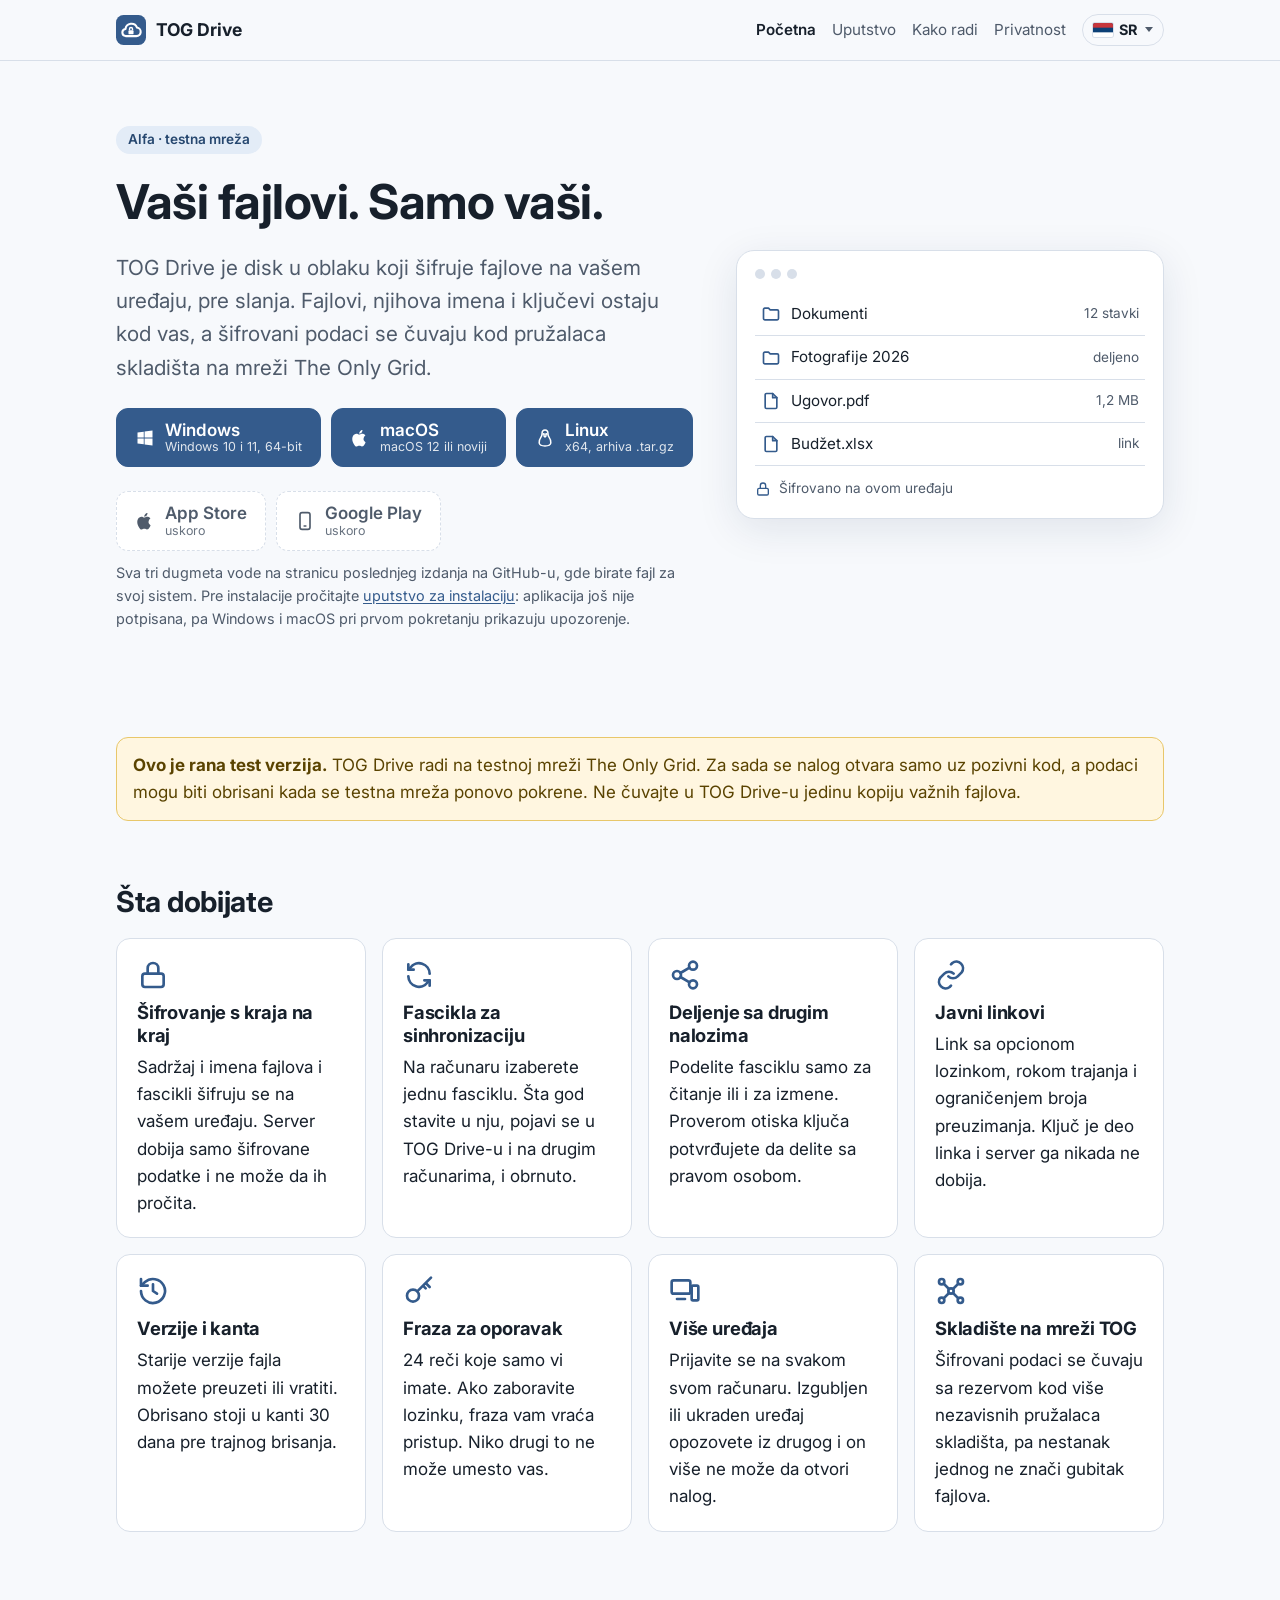
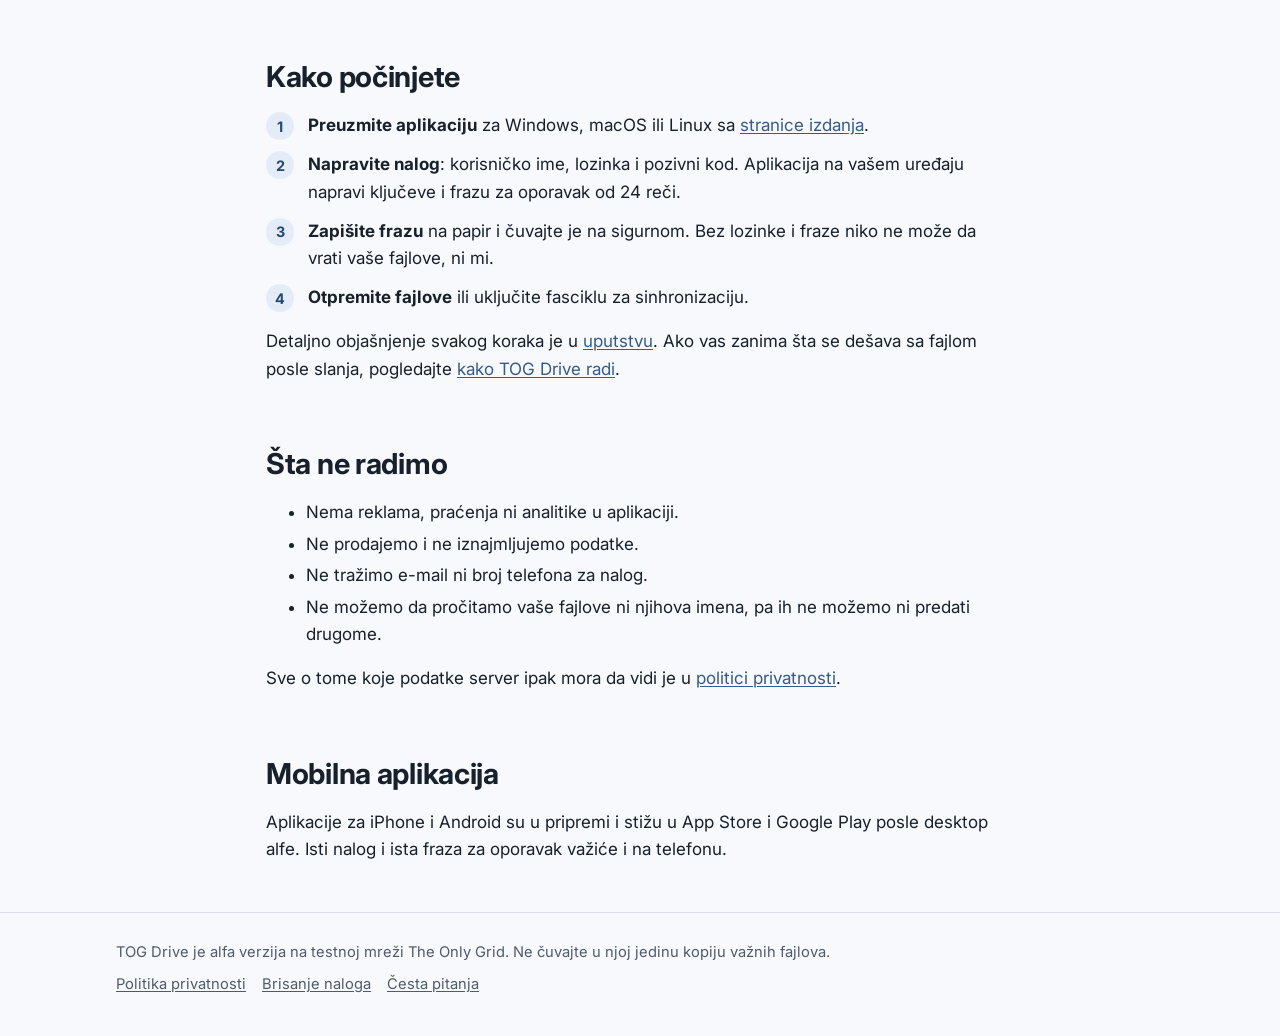
<file: index.html>
<!doctype html>
<html lang="sr-Latn">
<head>
<meta charset="utf-8">
<meta name="viewport" content="width=device-width, initial-scale=1">
<title>TOG Drive: šifrovani disk</title>
<meta name="description" content="TOG Drive je disk u oblaku sa šifrovanjem s kraja na kraj. Fajlovi, imena i ključevi ostaju na vašim uređajima, a šifrovani podaci se čuvaju na mreži The Only Grid.">
<meta name="color-scheme" content="light dark">
<meta name="theme-color" content="#345b8c">
<link rel="alternate" hreflang="sr-Latn" href="index.html">
<link rel="alternate" hreflang="en" href="en/index.html">
<link rel="alternate" hreflang="de" href="de/index.html">
<link rel="alternate" hreflang="x-default" href="en/index.html">
<link rel="icon" href="favicon.svg" type="image/svg+xml">
<link rel="preconnect" href="https://fonts.googleapis.com">
<link rel="preconnect" href="https://fonts.gstatic.com" crossorigin>
<link rel="stylesheet" href="https://fonts.googleapis.com/css2?family=Inter:wght@400;600;700&amp;display=swap">
<link rel="stylesheet" href="style.css">
</head>
<body>
<a class="skip" href="#sadrzaj">Preskoči na sadržaj</a>
<header class="site-header">
  <div class="wrap">
    <a class="brand" href="index.html"><svg viewBox="0 0 32 32" aria-hidden="true"><rect width="32" height="32" rx="8" fill="#345b8c"/><path d="M10.2 22.5h11.6a4.6 4.6 0 0 0 .6-9.15 6.4 6.4 0 0 0-12.3 1.6 3.8 3.8 0 0 0 .1 7.55z" fill="none" stroke="#fff" stroke-width="2.2" stroke-linejoin="round"/><rect x="13.3" y="16.2" width="5.4" height="4.4" rx="1" fill="#fff"/><path d="M14.4 16.3v-1.3a1.6 1.6 0 0 1 3.2 0v1.3" fill="none" stroke="#fff" stroke-width="1.5"/></svg><span>TOG Drive</span></a>
    <nav class="nav" aria-label="Glavni meni">
      <a href="index.html" aria-current="page">Početna</a> <a href="uputstvo.html">Uputstvo</a> <a href="kako-radi.html">Kako radi</a> <a href="privatnost.html">Privatnost</a> <details class="langmenu"><summary aria-label="Jezik: Srpski"><img src="flags/sr.svg" alt="" width="20" height="14"><b>SR</b></summary><ul><li><a href="index.html" hreflang="sr-Latn" lang="sr-Latn" aria-current="true"><img src="flags/sr.svg" alt="" width="20" height="14"><b>SR</b><span>Srpski</span></a></li><li><a href="en/index.html" hreflang="en" lang="en"><img src="flags/en.svg" alt="" width="20" height="14"><b>EN</b><span>English</span></a></li><li><a href="de/index.html" hreflang="de" lang="de"><img src="flags/de.svg" alt="" width="20" height="14"><b>DE</b><span>Deutsch</span></a></li></ul></details>
    </nav>
  </div>
</header>
<main id="sadrzaj">
<section class="hero">
  <div class="wrap hero-grid">
    <div>
      <span class="badge">Alfa · testna mreža</span>
      <h1>Vaši fajlovi. Samo vaši.</h1>
      <p class="lead">TOG Drive je disk u oblaku koji šifruje fajlove na vašem uređaju, pre slanja. Fajlovi, njihova imena i ključevi ostaju kod vas, a šifrovani podaci se čuvaju kod pružalaca skladišta na mreži The Only Grid.</p>
      <div class="downloads" id="preuzimanje">
        <a class="btn" href="https://github.com/vahidzekic/theonlygrid-drive/releases/latest"><svg viewBox="0 0 24 24" fill="currentColor" aria-hidden="true"><path d="M3 5.5l7.5-1v7H3zM11.5 4.3L21 3v8.5h-9.5zM3 12.5h7.5v7L3 18.5zM11.5 12.5H21V21l-9.5-1.3z"/></svg><span class="t">Windows<small>Windows 10 i 11, 64-bit</small></span></a>
        <a class="btn" href="https://github.com/vahidzekic/theonlygrid-drive/releases/latest"><svg viewBox="0 0 24 24" fill="currentColor" aria-hidden="true"><path d="M16.4 12.6c0-2.4 2-3.6 2.1-3.7-1.2-1.7-3-1.9-3.6-2-1.5-.2-3 .9-3.8.9s-2-.9-3.3-.9C6 7 4.4 8 3.6 9.6c-1.8 3.1-.5 7.6 1.3 10.1.8 1.2 1.8 2.6 3.1 2.5 1.3-.1 1.7-.8 3.2-.8s1.9.8 3.2.8c1.3 0 2.2-1.2 3-2.4.9-1.4 1.3-2.8 1.3-2.8s-2.6-1-2.6-4zM14 5.4c.7-.8 1.1-1.9 1-3-1 0-2.1.7-2.8 1.5-.6.7-1.2 1.8-1 2.9 1.1.1 2.1-.6 2.8-1.4z"/></svg><span class="t">macOS<small>macOS 12 ili noviji</small></span></a>
        <a class="btn" href="https://github.com/vahidzekic/theonlygrid-drive/releases/latest"><svg viewBox="0 0 24 24" fill="none" stroke="currentColor" stroke-width="1.8" stroke-linecap="round" stroke-linejoin="round" aria-hidden="true"><path d="M12 2.5c-2.4 0-3.6 2-3.6 4.6 0 1.6-.3 2.6-1.4 4.2C5.6 13.3 4.6 15.4 5 18c.3 1.8 2.5 3.5 7 3.5s6.7-1.7 7-3.5c.4-2.6-.6-4.7-2-6.7-1.1-1.6-1.4-2.6-1.4-4.2 0-2.6-1.2-4.6-3.6-4.6z"/><circle cx="10.4" cy="7.4" r=".6" fill="currentColor"/><circle cx="13.6" cy="7.4" r=".6" fill="currentColor"/><path d="M10.8 9.6h2.4l-1.2 1.2z"/></svg><span class="t">Linux<small>x64, arhiva .tar.gz</small></span></a>
      </div>
      <div class="downloads">
        <span class="btn soon" aria-disabled="true"><svg viewBox="0 0 24 24" fill="currentColor" aria-hidden="true"><path d="M16.4 12.6c0-2.4 2-3.6 2.1-3.7-1.2-1.7-3-1.9-3.6-2-1.5-.2-3 .9-3.8.9s-2-.9-3.3-.9C6 7 4.4 8 3.6 9.6c-1.8 3.1-.5 7.6 1.3 10.1.8 1.2 1.8 2.6 3.1 2.5 1.3-.1 1.7-.8 3.2-.8s1.9.8 3.2.8c1.3 0 2.2-1.2 3-2.4.9-1.4 1.3-2.8 1.3-2.8s-2.6-1-2.6-4zM14 5.4c.7-.8 1.1-1.9 1-3-1 0-2.1.7-2.8 1.5-.6.7-1.2 1.8-1 2.9 1.1.1 2.1-.6 2.8-1.4z"/></svg><span class="t">App Store<small>uskoro</small></span></span>
        <span class="btn soon" aria-disabled="true"><svg viewBox="0 0 24 24" fill="none" stroke="currentColor" stroke-width="2" stroke-linecap="round" stroke-linejoin="round" aria-hidden="true"><rect x="6" y="2" width="12" height="20" rx="2.5"/><path d="M11 18h2"/></svg><span class="t">Google Play<small>uskoro</small></span></span>
      </div>
      <p class="fine">Sva tri dugmeta vode na stranicu poslednjeg izdanja na GitHub-u, gde birate fajl za svoj sistem. Pre instalacije pročitajte <a href="uputstvo.html#instalacija">uputstvo za instalaciju</a>: aplikacija još nije potpisana, pa Windows i macOS pri prvom pokretanju prikazuju upozorenje.</p>
    </div>
    <div class="mock" aria-hidden="true">
      <div class="bar"><i></i><i></i><i></i></div>
      <div class="row"><svg viewBox="0 0 24 24" fill="none" stroke="currentColor" stroke-width="2" stroke-linecap="round" stroke-linejoin="round" aria-hidden="true"><path d="M3 6.5A1.5 1.5 0 0 1 4.5 5H9l2 2h8.5A1.5 1.5 0 0 1 21 8.5v9a1.5 1.5 0 0 1-1.5 1.5h-15A1.5 1.5 0 0 1 3 17.5z"/></svg><span>Dokumenti</span><span>12 stavki</span></div>
      <div class="row"><svg viewBox="0 0 24 24" fill="none" stroke="currentColor" stroke-width="2" stroke-linecap="round" stroke-linejoin="round" aria-hidden="true"><path d="M3 6.5A1.5 1.5 0 0 1 4.5 5H9l2 2h8.5A1.5 1.5 0 0 1 21 8.5v9a1.5 1.5 0 0 1-1.5 1.5h-15A1.5 1.5 0 0 1 3 17.5z"/></svg><span>Fotografije 2026</span><span>deljeno</span></div>
      <div class="row"><svg viewBox="0 0 24 24" fill="none" stroke="currentColor" stroke-width="2" stroke-linecap="round" stroke-linejoin="round" aria-hidden="true"><path d="M14 3H6.5A1.5 1.5 0 0 0 5 4.5v15A1.5 1.5 0 0 0 6.5 21h11a1.5 1.5 0 0 0 1.5-1.5V8z"/><path d="M14 3v5h5"/></svg><span>Ugovor.pdf</span><span>1,2 MB</span></div>
      <div class="row"><svg viewBox="0 0 24 24" fill="none" stroke="currentColor" stroke-width="2" stroke-linecap="round" stroke-linejoin="round" aria-hidden="true"><path d="M14 3H6.5A1.5 1.5 0 0 0 5 4.5v15A1.5 1.5 0 0 0 6.5 21h11a1.5 1.5 0 0 0 1.5-1.5V8z"/><path d="M14 3v5h5"/></svg><span>Budžet.xlsx</span><span>link</span></div>
      <div class="lock"><svg viewBox="0 0 24 24" fill="none" stroke="currentColor" stroke-width="2" stroke-linecap="round" stroke-linejoin="round" aria-hidden="true"><rect x="4" y="11" width="16" height="10" rx="2"/><path d="M8 11V7a4 4 0 0 1 8 0v4"/></svg><span>Šifrovano na ovom uređaju</span></div>
    </div>
  </div>
</section>

<section class="section">
  <div class="wrap">
    <div class="warn">
      <p><strong>Ovo je rana test verzija.</strong> TOG Drive radi na testnoj mreži The Only Grid. Za sada se nalog otvara samo uz pozivni kod, a podaci mogu biti obrisani kada se testna mreža ponovo pokrene. Ne čuvajte u TOG Drive-u jedinu kopiju važnih fajlova.</p>
    </div>
    <h2>Šta dobijate</h2>
    <div class="grid">
      <div class="card"><svg viewBox="0 0 24 24" fill="none" stroke="currentColor" stroke-width="2" stroke-linecap="round" stroke-linejoin="round" aria-hidden="true"><rect x="4" y="11" width="16" height="10" rx="2"/><path d="M8 11V7a4 4 0 0 1 8 0v4"/></svg><h3>Šifrovanje s kraja na kraj</h3><p>Sadržaj i imena fajlova i fascikli šifruju se na vašem uređaju. Server dobija samo šifrovane podatke i ne može da ih pročita.</p></div>
      <div class="card"><svg viewBox="0 0 24 24" fill="none" stroke="currentColor" stroke-width="2" stroke-linecap="round" stroke-linejoin="round" aria-hidden="true"><path d="M20 11a8 8 0 0 0-14.5-4.5L4 8"/><path d="M4 4v4h4"/><path d="M4 13a8 8 0 0 0 14.5 4.5L20 16"/><path d="M20 20v-4h-4"/></svg><h3>Fascikla za sinhronizaciju</h3><p>Na računaru izaberete jednu fasciklu. Šta god stavite u nju, pojavi se u TOG Drive-u i na drugim računarima, i obrnuto.</p></div>
      <div class="card"><svg viewBox="0 0 24 24" fill="none" stroke="currentColor" stroke-width="2" stroke-linecap="round" stroke-linejoin="round" aria-hidden="true"><circle cx="18" cy="5" r="3"/><circle cx="6" cy="12" r="3"/><circle cx="18" cy="19" r="3"/><path d="M8.6 13.5l6.8 4M15.4 6.5l-6.8 4"/></svg><h3>Deljenje sa drugim nalozima</h3><p>Podelite fasciklu samo za čitanje ili i za izmene. Proverom otiska ključa potvrđujete da delite sa pravom osobom.</p></div>
      <div class="card"><svg viewBox="0 0 24 24" fill="none" stroke="currentColor" stroke-width="2" stroke-linecap="round" stroke-linejoin="round" aria-hidden="true"><path d="M10 13a5 5 0 0 0 7 0l3-3a5 5 0 0 0-7-7l-1 1"/><path d="M14 11a5 5 0 0 0-7 0l-3 3a5 5 0 0 0 7 7l1-1"/></svg><h3>Javni linkovi</h3><p>Link sa opcionom lozinkom, rokom trajanja i ograničenjem broja preuzimanja. Ključ je deo linka i server ga nikada ne dobija.</p></div>
      <div class="card"><svg viewBox="0 0 24 24" fill="none" stroke="currentColor" stroke-width="2" stroke-linecap="round" stroke-linejoin="round" aria-hidden="true"><path d="M3 12a9 9 0 1 0 3-6.7L3 8"/><path d="M3 3v5h5M12 7v5l3 2"/></svg><h3>Verzije i kanta</h3><p>Starije verzije fajla možete preuzeti ili vratiti. Obrisano stoji u kanti 30 dana pre trajnog brisanja.</p></div>
      <div class="card"><svg viewBox="0 0 24 24" fill="none" stroke="currentColor" stroke-width="2" stroke-linecap="round" stroke-linejoin="round" aria-hidden="true"><circle cx="7.5" cy="15.5" r="4.5"/><path d="M10.7 12.3L21 2M17 6l3 3M15 8l2 2"/></svg><h3>Fraza za oporavak</h3><p>24 reči koje samo vi imate. Ako zaboravite lozinku, fraza vam vraća pristup. Niko drugi to ne može umesto vas.</p></div>
      <div class="card"><svg viewBox="0 0 24 24" fill="none" stroke="currentColor" stroke-width="2" stroke-linecap="round" stroke-linejoin="round" aria-hidden="true"><rect x="2" y="4" width="14" height="10" rx="1.5"/><path d="M6 18h6"/><rect x="17" y="8" width="5" height="11" rx="1"/></svg><h3>Više uređaja</h3><p>Prijavite se na svakom svom računaru. Izgubljen ili ukraden uređaj opozovete iz drugog i on više ne može da otvori nalog.</p></div>
      <div class="card"><svg viewBox="0 0 24 24" fill="none" stroke="currentColor" stroke-width="2" stroke-linecap="round" stroke-linejoin="round" aria-hidden="true"><circle cx="5" cy="5" r="2"/><circle cx="19" cy="5" r="2"/><circle cx="12" cy="12" r="2"/><circle cx="5" cy="19" r="2"/><circle cx="19" cy="19" r="2"/><path d="M6.5 6.5l4 4M17.5 6.5l-4 4M6.5 17.5l4-4M17.5 17.5l-4-4"/></svg><h3>Skladište na mreži TOG</h3><p>Šifrovani podaci se čuvaju sa rezervom kod više nezavisnih pružalaca skladišta, pa nestanak jednog ne znači gubitak fajlova.</p></div>
    </div>
  </div>
</section>

<section class="section">
  <div class="wrap narrow">
    <h2>Kako počinjete</h2>
    <ol class="steps">
      <li><strong>Preuzmite aplikaciju</strong> za Windows, macOS ili Linux sa <a href="https://github.com/vahidzekic/theonlygrid-drive/releases/latest">stranice izdanja</a>.</li>
      <li><strong>Napravite nalog</strong>: korisničko ime, lozinka i pozivni kod. Aplikacija na vašem uređaju napravi ključeve i frazu za oporavak od 24 reči.</li>
      <li><strong>Zapišite frazu</strong> na papir i čuvajte je na sigurnom. Bez lozinke i fraze niko ne može da vrati vaše fajlove, ni mi.</li>
      <li><strong>Otpremite fajlove</strong> ili uključite fasciklu za sinhronizaciju.</li>
    </ol>
    <p>Detaljno objašnjenje svakog koraka je u <a href="uputstvo.html">uputstvu</a>. Ako vas zanima šta se dešava sa fajlom posle slanja, pogledajte <a href="kako-radi.html">kako TOG Drive radi</a>.</p>

    <h2>Šta ne radimo</h2>
    <ul>
      <li>Nema reklama, praćenja ni analitike u aplikaciji.</li>
      <li>Ne prodajemo i ne iznajmljujemo podatke.</li>
      <li>Ne tražimo e-mail ni broj telefona za nalog.</li>
      <li>Ne možemo da pročitamo vaše fajlove ni njihova imena, pa ih ne možemo ni predati drugome.</li>
    </ul>
    <p>Sve o tome koje podatke server ipak mora da vidi je u <a href="privatnost.html">politici privatnosti</a>.</p>

    <h2>Mobilna aplikacija</h2>
    <p>Aplikacije za iPhone i Android su u pripremi i stižu u App Store i Google Play posle desktop alfe. Isti nalog i ista fraza za oporavak važiće i na telefonu.</p>
  </div>
</section>
</main>
<footer class="site-footer">
  <div class="wrap">
    <span>TOG Drive je alfa verzija na testnoj mreži The Only Grid. Ne čuvajte u njoj jedinu kopiju važnih fajlova.</span>
    <nav aria-label="Footer"><a href="privatnost.html">Politika privatnosti</a> <a href="privatnost.html#brisanje-naloga">Brisanje naloga</a> <a href="uputstvo.html#cesta-pitanja">Česta pitanja</a></nav>
  </div>
</footer>
</body>
</html>
</file>
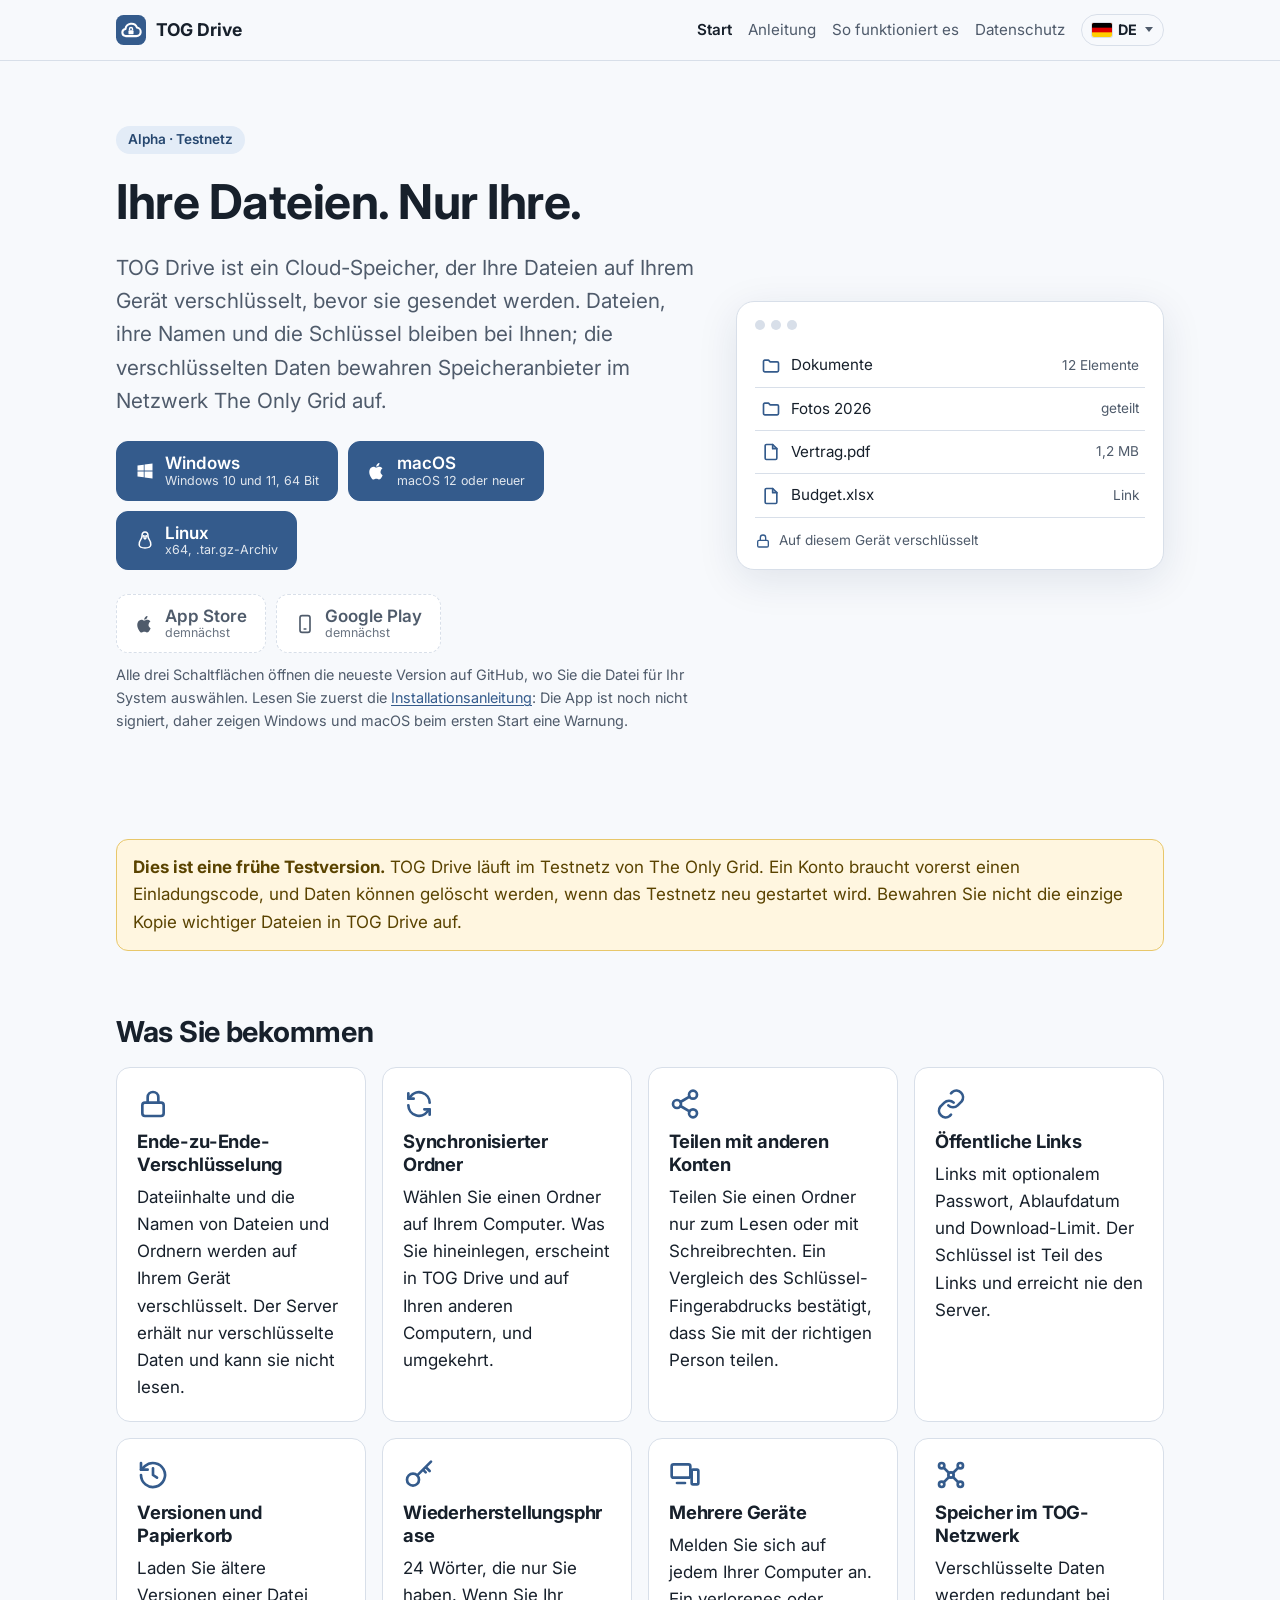
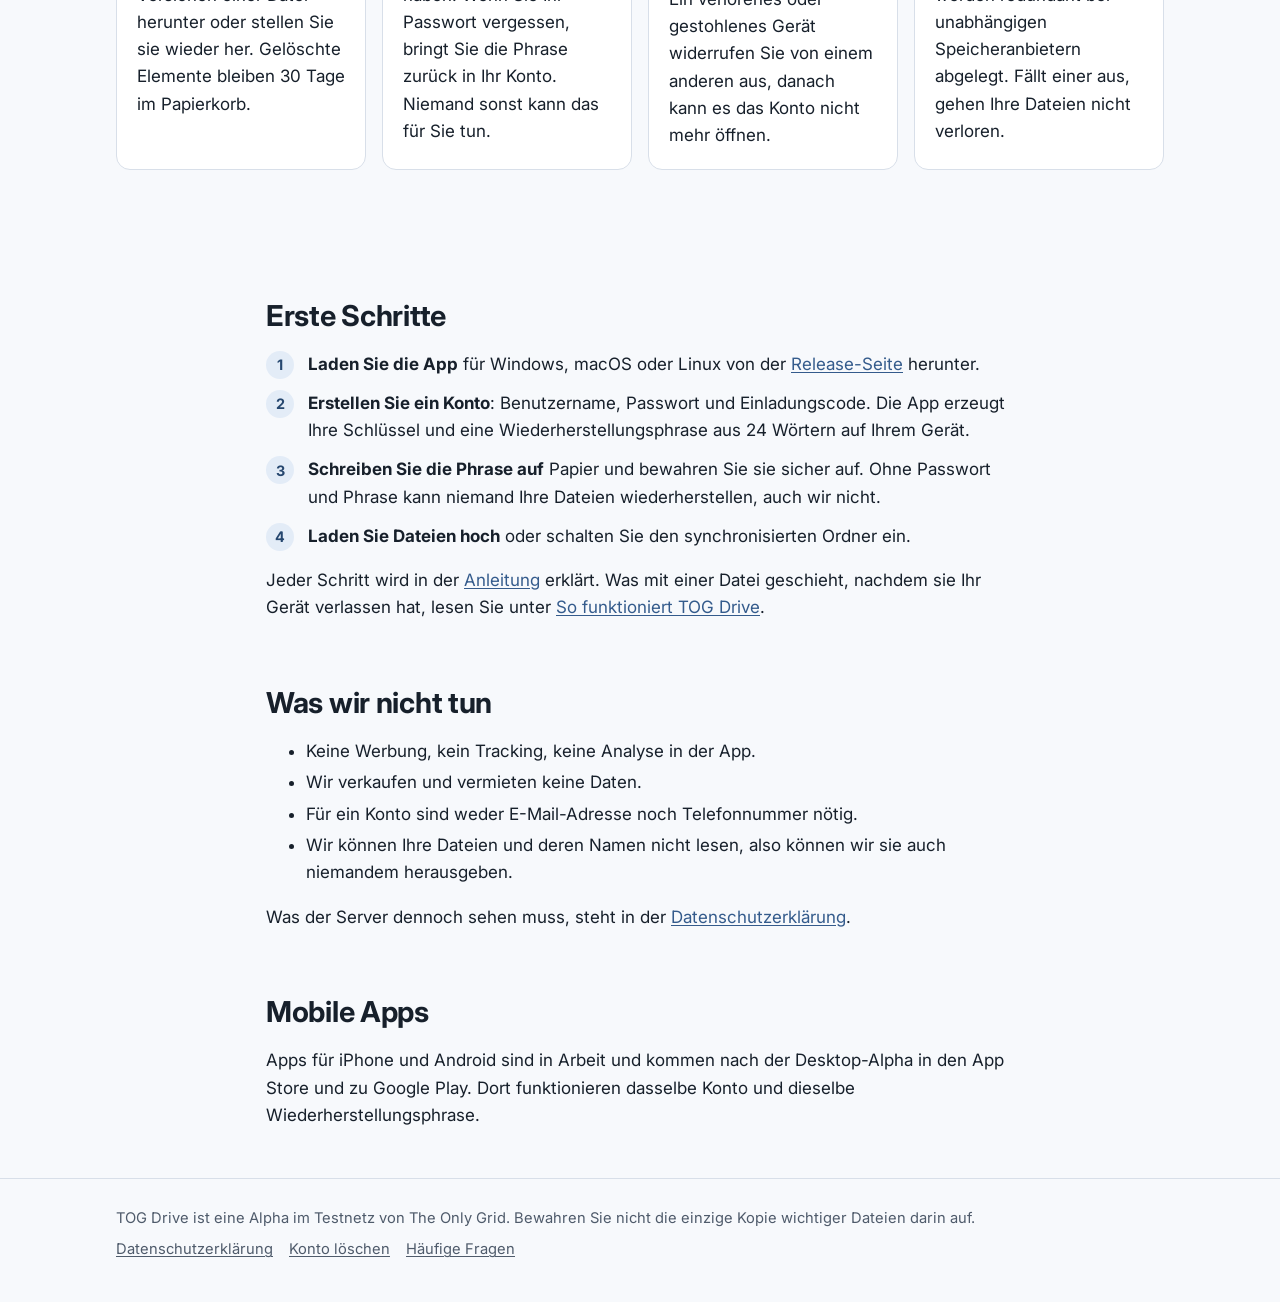
<file: de/index.html>
<!doctype html>
<html lang="de">
<head>
<meta charset="utf-8">
<meta name="viewport" content="width=device-width, initial-scale=1">
<title>TOG Drive: verschlüsselter Speicher</title>
<meta name="description" content="TOG Drive ist ein Ende-zu-Ende-verschlüsselter Cloud-Speicher. Dateien, Namen und Schlüssel bleiben auf Ihren Geräten; die verschlüsselten Daten liegen im Netzwerk The Only Grid.">
<meta name="color-scheme" content="light dark">
<meta name="theme-color" content="#345b8c">
<link rel="alternate" hreflang="sr-Latn" href="../index.html">
<link rel="alternate" hreflang="en" href="../en/index.html">
<link rel="alternate" hreflang="de" href="index.html">
<link rel="alternate" hreflang="x-default" href="../en/index.html">
<link rel="icon" href="../favicon.svg" type="image/svg+xml">
<link rel="preconnect" href="https://fonts.googleapis.com">
<link rel="preconnect" href="https://fonts.gstatic.com" crossorigin>
<link rel="stylesheet" href="https://fonts.googleapis.com/css2?family=Inter:wght@400;600;700&amp;display=swap">
<link rel="stylesheet" href="../style.css">
</head>
<body>
<a class="skip" href="#sadrzaj">Zum Inhalt springen</a>
<header class="site-header">
  <div class="wrap">
    <a class="brand" href="index.html"><svg viewBox="0 0 32 32" aria-hidden="true"><rect width="32" height="32" rx="8" fill="#345b8c"/><path d="M10.2 22.5h11.6a4.6 4.6 0 0 0 .6-9.15 6.4 6.4 0 0 0-12.3 1.6 3.8 3.8 0 0 0 .1 7.55z" fill="none" stroke="#fff" stroke-width="2.2" stroke-linejoin="round"/><rect x="13.3" y="16.2" width="5.4" height="4.4" rx="1" fill="#fff"/><path d="M14.4 16.3v-1.3a1.6 1.6 0 0 1 3.2 0v1.3" fill="none" stroke="#fff" stroke-width="1.5"/></svg><span>TOG Drive</span></a>
    <nav class="nav" aria-label="Hauptmenü">
      <a href="index.html" aria-current="page">Start</a> <a href="anleitung.html">Anleitung</a> <a href="so-funktioniert-es.html">So funktioniert es</a> <a href="datenschutz.html">Datenschutz</a> <details class="langmenu"><summary aria-label="Sprache: Deutsch"><img src="../flags/de.svg" alt="" width="20" height="14"><b>DE</b></summary><ul><li><a href="../index.html" hreflang="sr-Latn" lang="sr-Latn"><img src="../flags/sr.svg" alt="" width="20" height="14"><b>SR</b><span>Srpski</span></a></li><li><a href="../en/index.html" hreflang="en" lang="en"><img src="../flags/en.svg" alt="" width="20" height="14"><b>EN</b><span>English</span></a></li><li><a href="index.html" hreflang="de" lang="de" aria-current="true"><img src="../flags/de.svg" alt="" width="20" height="14"><b>DE</b><span>Deutsch</span></a></li></ul></details>
    </nav>
  </div>
</header>
<main id="sadrzaj">
<section class="hero">
  <div class="wrap hero-grid">
    <div>
      <span class="badge">Alpha · Testnetz</span>
      <h1>Ihre Dateien. Nur Ihre.</h1>
      <p class="lead">TOG Drive ist ein Cloud-Speicher, der Ihre Dateien auf Ihrem Gerät verschlüsselt, bevor sie gesendet werden. Dateien, ihre Namen und die Schlüssel bleiben bei Ihnen; die verschlüsselten Daten bewahren Speicheranbieter im Netzwerk The Only Grid auf.</p>
      <div class="downloads">
        <a class="btn" href="https://github.com/vahidzekic/theonlygrid-drive/releases/latest"><svg viewBox="0 0 24 24" fill="currentColor" aria-hidden="true"><path d="M3 5.5l7.5-1v7H3zM11.5 4.3L21 3v8.5h-9.5zM3 12.5h7.5v7L3 18.5zM11.5 12.5H21V21l-9.5-1.3z"/></svg><span class="t">Windows<small>Windows 10 und 11, 64 Bit</small></span></a>
        <a class="btn" href="https://github.com/vahidzekic/theonlygrid-drive/releases/latest"><svg viewBox="0 0 24 24" fill="currentColor" aria-hidden="true"><path d="M16.4 12.6c0-2.4 2-3.6 2.1-3.7-1.2-1.7-3-1.9-3.6-2-1.5-.2-3 .9-3.8.9s-2-.9-3.3-.9C6 7 4.4 8 3.6 9.6c-1.8 3.1-.5 7.6 1.3 10.1.8 1.2 1.8 2.6 3.1 2.5 1.3-.1 1.7-.8 3.2-.8s1.9.8 3.2.8c1.3 0 2.2-1.2 3-2.4.9-1.4 1.3-2.8 1.3-2.8s-2.6-1-2.6-4zM14 5.4c.7-.8 1.1-1.9 1-3-1 0-2.1.7-2.8 1.5-.6.7-1.2 1.8-1 2.9 1.1.1 2.1-.6 2.8-1.4z"/></svg><span class="t">macOS<small>macOS 12 oder neuer</small></span></a>
        <a class="btn" href="https://github.com/vahidzekic/theonlygrid-drive/releases/latest"><svg viewBox="0 0 24 24" fill="none" stroke="currentColor" stroke-width="1.8" stroke-linecap="round" stroke-linejoin="round" aria-hidden="true"><path d="M12 2.5c-2.4 0-3.6 2-3.6 4.6 0 1.6-.3 2.6-1.4 4.2C5.6 13.3 4.6 15.4 5 18c.3 1.8 2.5 3.5 7 3.5s6.7-1.7 7-3.5c.4-2.6-.6-4.7-2-6.7-1.1-1.6-1.4-2.6-1.4-4.2 0-2.6-1.2-4.6-3.6-4.6z"/><circle cx="10.4" cy="7.4" r=".6" fill="currentColor"/><circle cx="13.6" cy="7.4" r=".6" fill="currentColor"/><path d="M10.8 9.6h2.4l-1.2 1.2z"/></svg><span class="t">Linux<small>x64, .tar.gz-Archiv</small></span></a>
      </div>
      <div class="downloads">
        <span class="btn soon" aria-disabled="true"><svg viewBox="0 0 24 24" fill="currentColor" aria-hidden="true"><path d="M16.4 12.6c0-2.4 2-3.6 2.1-3.7-1.2-1.7-3-1.9-3.6-2-1.5-.2-3 .9-3.8.9s-2-.9-3.3-.9C6 7 4.4 8 3.6 9.6c-1.8 3.1-.5 7.6 1.3 10.1.8 1.2 1.8 2.6 3.1 2.5 1.3-.1 1.7-.8 3.2-.8s1.9.8 3.2.8c1.3 0 2.2-1.2 3-2.4.9-1.4 1.3-2.8 1.3-2.8s-2.6-1-2.6-4zM14 5.4c.7-.8 1.1-1.9 1-3-1 0-2.1.7-2.8 1.5-.6.7-1.2 1.8-1 2.9 1.1.1 2.1-.6 2.8-1.4z"/></svg><span class="t">App Store<small>demnächst</small></span></span>
        <span class="btn soon" aria-disabled="true"><svg viewBox="0 0 24 24" fill="none" stroke="currentColor" stroke-width="2" stroke-linecap="round" stroke-linejoin="round" aria-hidden="true"><rect x="6" y="2" width="12" height="20" rx="2.5"/><path d="M11 18h2"/></svg><span class="t">Google Play<small>demnächst</small></span></span>
      </div>
      <p class="fine">Alle drei Schaltflächen öffnen die neueste Version auf GitHub, wo Sie die Datei für Ihr System auswählen. Lesen Sie zuerst die <a href="anleitung.html#install">Installationsanleitung</a>: Die App ist noch nicht signiert, daher zeigen Windows und macOS beim ersten Start eine Warnung.</p>
    </div>
    <div class="mock" aria-hidden="true">
      <div class="bar"><i></i><i></i><i></i></div>
      <div class="row"><svg viewBox="0 0 24 24" fill="none" stroke="currentColor" stroke-width="2" stroke-linecap="round" stroke-linejoin="round" aria-hidden="true"><path d="M3 6.5A1.5 1.5 0 0 1 4.5 5H9l2 2h8.5A1.5 1.5 0 0 1 21 8.5v9a1.5 1.5 0 0 1-1.5 1.5h-15A1.5 1.5 0 0 1 3 17.5z"/></svg><span>Dokumente</span><span>12 Elemente</span></div>
      <div class="row"><svg viewBox="0 0 24 24" fill="none" stroke="currentColor" stroke-width="2" stroke-linecap="round" stroke-linejoin="round" aria-hidden="true"><path d="M3 6.5A1.5 1.5 0 0 1 4.5 5H9l2 2h8.5A1.5 1.5 0 0 1 21 8.5v9a1.5 1.5 0 0 1-1.5 1.5h-15A1.5 1.5 0 0 1 3 17.5z"/></svg><span>Fotos 2026</span><span>geteilt</span></div>
      <div class="row"><svg viewBox="0 0 24 24" fill="none" stroke="currentColor" stroke-width="2" stroke-linecap="round" stroke-linejoin="round" aria-hidden="true"><path d="M14 3H6.5A1.5 1.5 0 0 0 5 4.5v15A1.5 1.5 0 0 0 6.5 21h11a1.5 1.5 0 0 0 1.5-1.5V8z"/><path d="M14 3v5h5"/></svg><span>Vertrag.pdf</span><span>1,2 MB</span></div>
      <div class="row"><svg viewBox="0 0 24 24" fill="none" stroke="currentColor" stroke-width="2" stroke-linecap="round" stroke-linejoin="round" aria-hidden="true"><path d="M14 3H6.5A1.5 1.5 0 0 0 5 4.5v15A1.5 1.5 0 0 0 6.5 21h11a1.5 1.5 0 0 0 1.5-1.5V8z"/><path d="M14 3v5h5"/></svg><span>Budget.xlsx</span><span>Link</span></div>
      <div class="lock"><svg viewBox="0 0 24 24" fill="none" stroke="currentColor" stroke-width="2" stroke-linecap="round" stroke-linejoin="round" aria-hidden="true"><rect x="4" y="11" width="16" height="10" rx="2"/><path d="M8 11V7a4 4 0 0 1 8 0v4"/></svg><span>Auf diesem Gerät verschlüsselt</span></div>
    </div>
  </div>
</section>

<section class="section">
  <div class="wrap">
    <div class="warn"><p><strong>Dies ist eine frühe Testversion.</strong> TOG Drive läuft im Testnetz von The Only Grid. Ein Konto braucht vorerst einen Einladungscode, und Daten können gelöscht werden, wenn das Testnetz neu gestartet wird. Bewahren Sie nicht die einzige Kopie wichtiger Dateien in TOG Drive auf.</p></div>
    <h2>Was Sie bekommen</h2>
    <div class="grid">
      <div class="card"><svg viewBox="0 0 24 24" fill="none" stroke="currentColor" stroke-width="2" stroke-linecap="round" stroke-linejoin="round" aria-hidden="true"><rect x="4" y="11" width="16" height="10" rx="2"/><path d="M8 11V7a4 4 0 0 1 8 0v4"/></svg><h3>Ende-zu-Ende-Verschlüsselung</h3><p>Dateiinhalte und die Namen von Dateien und Ordnern werden auf Ihrem Gerät verschlüsselt. Der Server erhält nur verschlüsselte Daten und kann sie nicht lesen.</p></div>
      <div class="card"><svg viewBox="0 0 24 24" fill="none" stroke="currentColor" stroke-width="2" stroke-linecap="round" stroke-linejoin="round" aria-hidden="true"><path d="M20 11a8 8 0 0 0-14.5-4.5L4 8"/><path d="M4 4v4h4"/><path d="M4 13a8 8 0 0 0 14.5 4.5L20 16"/><path d="M20 20v-4h-4"/></svg><h3>Synchronisierter Ordner</h3><p>Wählen Sie einen Ordner auf Ihrem Computer. Was Sie hineinlegen, erscheint in TOG Drive und auf Ihren anderen Computern, und umgekehrt.</p></div>
      <div class="card"><svg viewBox="0 0 24 24" fill="none" stroke="currentColor" stroke-width="2" stroke-linecap="round" stroke-linejoin="round" aria-hidden="true"><circle cx="18" cy="5" r="3"/><circle cx="6" cy="12" r="3"/><circle cx="18" cy="19" r="3"/><path d="M8.6 13.5l6.8 4M15.4 6.5l-6.8 4"/></svg><h3>Teilen mit anderen Konten</h3><p>Teilen Sie einen Ordner nur zum Lesen oder mit Schreibrechten. Ein Vergleich des Schlüssel-Fingerabdrucks bestätigt, dass Sie mit der richtigen Person teilen.</p></div>
      <div class="card"><svg viewBox="0 0 24 24" fill="none" stroke="currentColor" stroke-width="2" stroke-linecap="round" stroke-linejoin="round" aria-hidden="true"><path d="M10 13a5 5 0 0 0 7 0l3-3a5 5 0 0 0-7-7l-1 1"/><path d="M14 11a5 5 0 0 0-7 0l-3 3a5 5 0 0 0 7 7l1-1"/></svg><h3>Öffentliche Links</h3><p>Links mit optionalem Passwort, Ablaufdatum und Download-Limit. Der Schlüssel ist Teil des Links und erreicht nie den Server.</p></div>
      <div class="card"><svg viewBox="0 0 24 24" fill="none" stroke="currentColor" stroke-width="2" stroke-linecap="round" stroke-linejoin="round" aria-hidden="true"><path d="M3 12a9 9 0 1 0 3-6.7L3 8"/><path d="M3 3v5h5M12 7v5l3 2"/></svg><h3>Versionen und Papierkorb</h3><p>Laden Sie ältere Versionen einer Datei herunter oder stellen Sie sie wieder her. Gelöschte Elemente bleiben 30 Tage im Papierkorb.</p></div>
      <div class="card"><svg viewBox="0 0 24 24" fill="none" stroke="currentColor" stroke-width="2" stroke-linecap="round" stroke-linejoin="round" aria-hidden="true"><circle cx="7.5" cy="15.5" r="4.5"/><path d="M10.7 12.3L21 2M17 6l3 3M15 8l2 2"/></svg><h3>Wiederherstellungsphrase</h3><p>24 Wörter, die nur Sie haben. Wenn Sie Ihr Passwort vergessen, bringt Sie die Phrase zurück in Ihr Konto. Niemand sonst kann das für Sie tun.</p></div>
      <div class="card"><svg viewBox="0 0 24 24" fill="none" stroke="currentColor" stroke-width="2" stroke-linecap="round" stroke-linejoin="round" aria-hidden="true"><rect x="2" y="4" width="14" height="10" rx="1.5"/><path d="M6 18h6"/><rect x="17" y="8" width="5" height="11" rx="1"/></svg><h3>Mehrere Geräte</h3><p>Melden Sie sich auf jedem Ihrer Computer an. Ein verlorenes oder gestohlenes Gerät widerrufen Sie von einem anderen aus, danach kann es das Konto nicht mehr öffnen.</p></div>
      <div class="card"><svg viewBox="0 0 24 24" fill="none" stroke="currentColor" stroke-width="2" stroke-linecap="round" stroke-linejoin="round" aria-hidden="true"><circle cx="5" cy="5" r="2"/><circle cx="19" cy="5" r="2"/><circle cx="12" cy="12" r="2"/><circle cx="5" cy="19" r="2"/><circle cx="19" cy="19" r="2"/><path d="M6.5 6.5l4 4M17.5 6.5l-4 4M6.5 17.5l4-4M17.5 17.5l-4-4"/></svg><h3>Speicher im TOG-Netzwerk</h3><p>Verschlüsselte Daten werden redundant bei unabhängigen Speicheranbietern abgelegt. Fällt einer aus, gehen Ihre Dateien nicht verloren.</p></div>
    </div>
  </div>
</section>

<section class="section">
  <div class="wrap narrow">
    <h2>Erste Schritte</h2>
    <ol class="steps">
      <li><strong>Laden Sie die App</strong> für Windows, macOS oder Linux von der <a href="https://github.com/vahidzekic/theonlygrid-drive/releases/latest">Release-Seite</a> herunter.</li>
      <li><strong>Erstellen Sie ein Konto</strong>: Benutzername, Passwort und Einladungscode. Die App erzeugt Ihre Schlüssel und eine Wiederherstellungsphrase aus 24 Wörtern auf Ihrem Gerät.</li>
      <li><strong>Schreiben Sie die Phrase auf</strong> Papier und bewahren Sie sie sicher auf. Ohne Passwort und Phrase kann niemand Ihre Dateien wiederherstellen, auch wir nicht.</li>
      <li><strong>Laden Sie Dateien hoch</strong> oder schalten Sie den synchronisierten Ordner ein.</li>
    </ol>
    <p>Jeder Schritt wird in der <a href="anleitung.html">Anleitung</a> erklärt. Was mit einer Datei geschieht, nachdem sie Ihr Gerät verlassen hat, lesen Sie unter <a href="so-funktioniert-es.html">So funktioniert TOG Drive</a>.</p>
    <h2>Was wir nicht tun</h2>
    <ul>
      <li>Keine Werbung, kein Tracking, keine Analyse in der App.</li>
      <li>Wir verkaufen und vermieten keine Daten.</li>
      <li>Für ein Konto sind weder E-Mail-Adresse noch Telefonnummer nötig.</li>
      <li>Wir können Ihre Dateien und deren Namen nicht lesen, also können wir sie auch niemandem herausgeben.</li>
    </ul>
    <p>Was der Server dennoch sehen muss, steht in der <a href="datenschutz.html">Datenschutzerklärung</a>.</p>
    <h2>Mobile Apps</h2>
    <p>Apps für iPhone und Android sind in Arbeit und kommen nach der Desktop-Alpha in den App Store und zu Google Play. Dort funktionieren dasselbe Konto und dieselbe Wiederherstellungsphrase.</p>
  </div>
</section>
</main>
<footer class="site-footer">
  <div class="wrap">
    <span>TOG Drive ist eine Alpha im Testnetz von The Only Grid. Bewahren Sie nicht die einzige Kopie wichtiger Dateien darin auf.</span>
    <nav aria-label="Fußzeile"><a href="datenschutz.html">Datenschutzerklärung</a> <a href="datenschutz.html#account-deletion">Konto löschen</a> <a href="anleitung.html#faq">Häufige Fragen</a></nav>
  </div>
</footer>
</body>
</html>
</file>
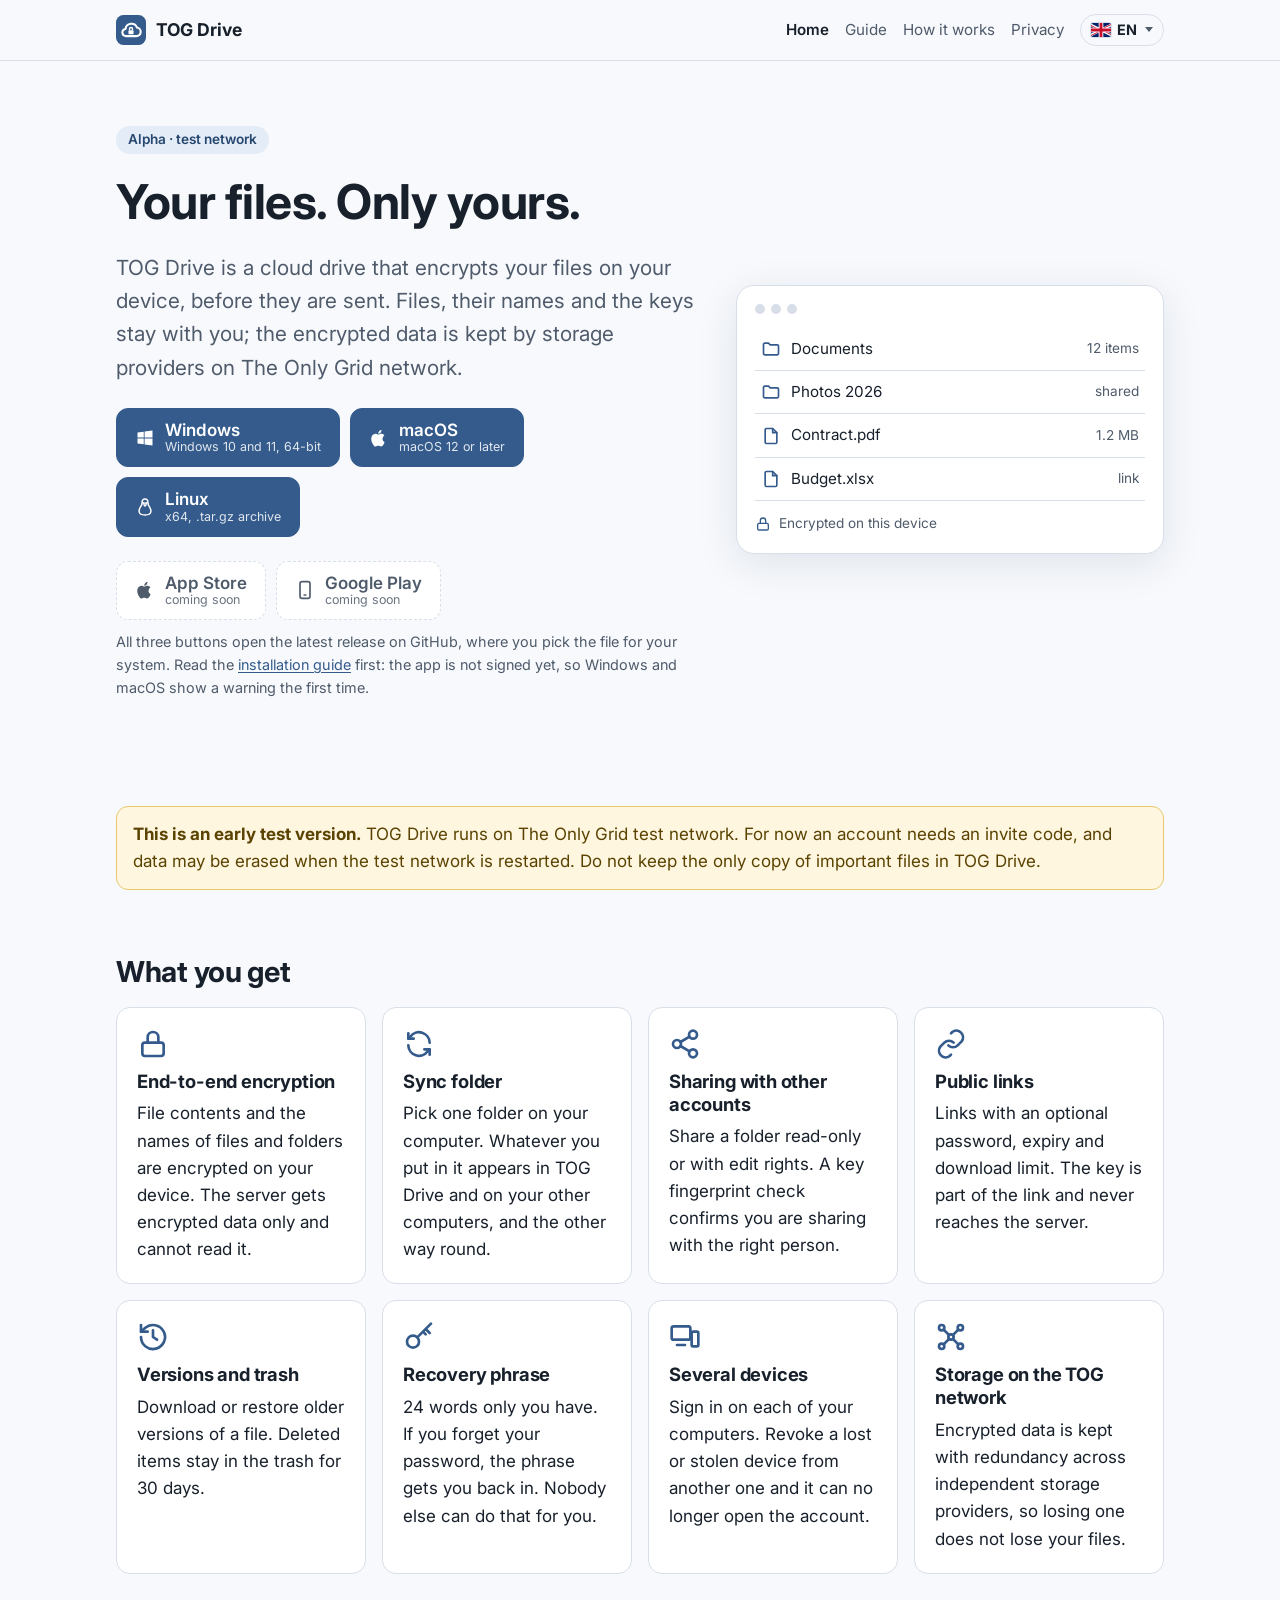
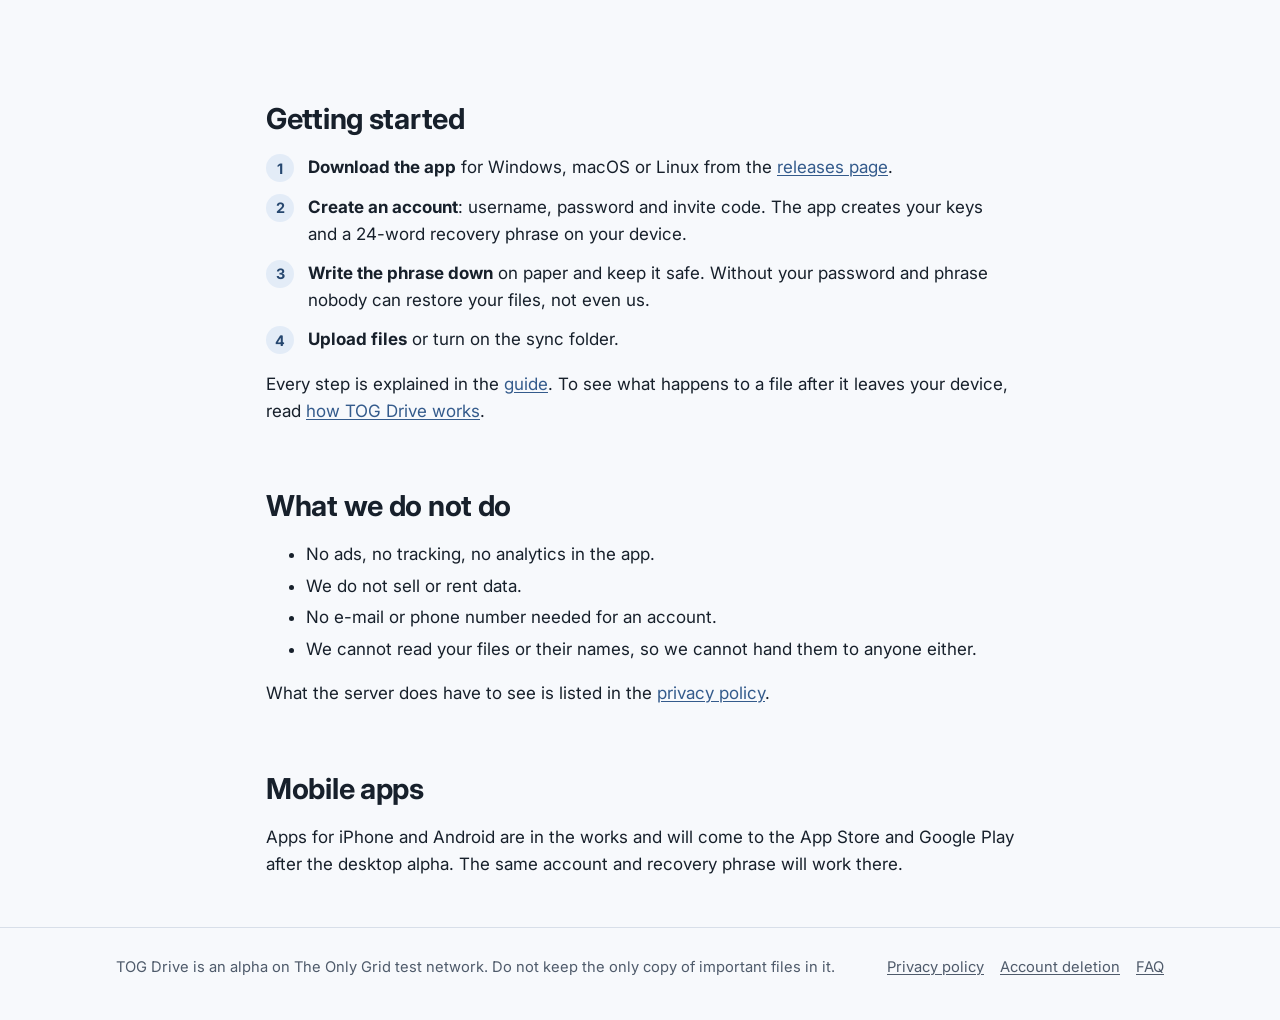
<file: en/index.html>
<!doctype html>
<html lang="en">
<head>
<meta charset="utf-8">
<meta name="viewport" content="width=device-width, initial-scale=1">
<title>TOG Drive: encrypted drive</title>
<meta name="description" content="TOG Drive is an end-to-end encrypted cloud drive. Files, names and keys stay on your devices; the encrypted data is stored on The Only Grid network.">
<meta name="color-scheme" content="light dark">
<meta name="theme-color" content="#345b8c">
<link rel="alternate" hreflang="sr-Latn" href="../index.html">
<link rel="alternate" hreflang="en" href="index.html">
<link rel="alternate" hreflang="de" href="../de/index.html">
<link rel="alternate" hreflang="x-default" href="index.html">
<link rel="icon" href="../favicon.svg" type="image/svg+xml">
<link rel="preconnect" href="https://fonts.googleapis.com">
<link rel="preconnect" href="https://fonts.gstatic.com" crossorigin>
<link rel="stylesheet" href="https://fonts.googleapis.com/css2?family=Inter:wght@400;600;700&amp;display=swap">
<link rel="stylesheet" href="../style.css">
</head>
<body>
<a class="skip" href="#sadrzaj">Skip to content</a>
<header class="site-header">
  <div class="wrap">
    <a class="brand" href="index.html"><svg viewBox="0 0 32 32" aria-hidden="true"><rect width="32" height="32" rx="8" fill="#345b8c"/><path d="M10.2 22.5h11.6a4.6 4.6 0 0 0 .6-9.15 6.4 6.4 0 0 0-12.3 1.6 3.8 3.8 0 0 0 .1 7.55z" fill="none" stroke="#fff" stroke-width="2.2" stroke-linejoin="round"/><rect x="13.3" y="16.2" width="5.4" height="4.4" rx="1" fill="#fff"/><path d="M14.4 16.3v-1.3a1.6 1.6 0 0 1 3.2 0v1.3" fill="none" stroke="#fff" stroke-width="1.5"/></svg><span>TOG Drive</span></a>
    <nav class="nav" aria-label="Main menu">
      <a href="index.html" aria-current="page">Home</a> <a href="guide.html">Guide</a> <a href="how-it-works.html">How it works</a> <a href="privacy.html">Privacy</a> <details class="langmenu"><summary aria-label="Language: English"><img src="../flags/en.svg" alt="" width="20" height="14"><b>EN</b></summary><ul><li><a href="../index.html" hreflang="sr-Latn" lang="sr-Latn"><img src="../flags/sr.svg" alt="" width="20" height="14"><b>SR</b><span>Srpski</span></a></li><li><a href="index.html" hreflang="en" lang="en" aria-current="true"><img src="../flags/en.svg" alt="" width="20" height="14"><b>EN</b><span>English</span></a></li><li><a href="../de/index.html" hreflang="de" lang="de"><img src="../flags/de.svg" alt="" width="20" height="14"><b>DE</b><span>Deutsch</span></a></li></ul></details>
    </nav>
  </div>
</header>
<main id="sadrzaj">
<section class="hero">
  <div class="wrap hero-grid">
    <div>
      <span class="badge">Alpha · test network</span>
      <h1>Your files. Only yours.</h1>
      <p class="lead">TOG Drive is a cloud drive that encrypts your files on your device, before they are sent. Files, their names and the keys stay with you; the encrypted data is kept by storage providers on The Only Grid network.</p>
      <div class="downloads">
        <a class="btn" href="https://github.com/vahidzekic/theonlygrid-drive/releases/latest"><svg viewBox="0 0 24 24" fill="currentColor" aria-hidden="true"><path d="M3 5.5l7.5-1v7H3zM11.5 4.3L21 3v8.5h-9.5zM3 12.5h7.5v7L3 18.5zM11.5 12.5H21V21l-9.5-1.3z"/></svg><span class="t">Windows<small>Windows 10 and 11, 64-bit</small></span></a>
        <a class="btn" href="https://github.com/vahidzekic/theonlygrid-drive/releases/latest"><svg viewBox="0 0 24 24" fill="currentColor" aria-hidden="true"><path d="M16.4 12.6c0-2.4 2-3.6 2.1-3.7-1.2-1.7-3-1.9-3.6-2-1.5-.2-3 .9-3.8.9s-2-.9-3.3-.9C6 7 4.4 8 3.6 9.6c-1.8 3.1-.5 7.6 1.3 10.1.8 1.2 1.8 2.6 3.1 2.5 1.3-.1 1.7-.8 3.2-.8s1.9.8 3.2.8c1.3 0 2.2-1.2 3-2.4.9-1.4 1.3-2.8 1.3-2.8s-2.6-1-2.6-4zM14 5.4c.7-.8 1.1-1.9 1-3-1 0-2.1.7-2.8 1.5-.6.7-1.2 1.8-1 2.9 1.1.1 2.1-.6 2.8-1.4z"/></svg><span class="t">macOS<small>macOS 12 or later</small></span></a>
        <a class="btn" href="https://github.com/vahidzekic/theonlygrid-drive/releases/latest"><svg viewBox="0 0 24 24" fill="none" stroke="currentColor" stroke-width="1.8" stroke-linecap="round" stroke-linejoin="round" aria-hidden="true"><path d="M12 2.5c-2.4 0-3.6 2-3.6 4.6 0 1.6-.3 2.6-1.4 4.2C5.6 13.3 4.6 15.4 5 18c.3 1.8 2.5 3.5 7 3.5s6.7-1.7 7-3.5c.4-2.6-.6-4.7-2-6.7-1.1-1.6-1.4-2.6-1.4-4.2 0-2.6-1.2-4.6-3.6-4.6z"/><circle cx="10.4" cy="7.4" r=".6" fill="currentColor"/><circle cx="13.6" cy="7.4" r=".6" fill="currentColor"/><path d="M10.8 9.6h2.4l-1.2 1.2z"/></svg><span class="t">Linux<small>x64, .tar.gz archive</small></span></a>
      </div>
      <div class="downloads">
        <span class="btn soon" aria-disabled="true"><svg viewBox="0 0 24 24" fill="currentColor" aria-hidden="true"><path d="M16.4 12.6c0-2.4 2-3.6 2.1-3.7-1.2-1.7-3-1.9-3.6-2-1.5-.2-3 .9-3.8.9s-2-.9-3.3-.9C6 7 4.4 8 3.6 9.6c-1.8 3.1-.5 7.6 1.3 10.1.8 1.2 1.8 2.6 3.1 2.5 1.3-.1 1.7-.8 3.2-.8s1.9.8 3.2.8c1.3 0 2.2-1.2 3-2.4.9-1.4 1.3-2.8 1.3-2.8s-2.6-1-2.6-4zM14 5.4c.7-.8 1.1-1.9 1-3-1 0-2.1.7-2.8 1.5-.6.7-1.2 1.8-1 2.9 1.1.1 2.1-.6 2.8-1.4z"/></svg><span class="t">App Store<small>coming soon</small></span></span>
        <span class="btn soon" aria-disabled="true"><svg viewBox="0 0 24 24" fill="none" stroke="currentColor" stroke-width="2" stroke-linecap="round" stroke-linejoin="round" aria-hidden="true"><rect x="6" y="2" width="12" height="20" rx="2.5"/><path d="M11 18h2"/></svg><span class="t">Google Play<small>coming soon</small></span></span>
      </div>
      <p class="fine">All three buttons open the latest release on GitHub, where you pick the file for your system. Read the <a href="guide.html#install">installation guide</a> first: the app is not signed yet, so Windows and macOS show a warning the first time.</p>
    </div>
    <div class="mock" aria-hidden="true">
      <div class="bar"><i></i><i></i><i></i></div>
      <div class="row"><svg viewBox="0 0 24 24" fill="none" stroke="currentColor" stroke-width="2" stroke-linecap="round" stroke-linejoin="round" aria-hidden="true"><path d="M3 6.5A1.5 1.5 0 0 1 4.5 5H9l2 2h8.5A1.5 1.5 0 0 1 21 8.5v9a1.5 1.5 0 0 1-1.5 1.5h-15A1.5 1.5 0 0 1 3 17.5z"/></svg><span>Documents</span><span>12 items</span></div>
      <div class="row"><svg viewBox="0 0 24 24" fill="none" stroke="currentColor" stroke-width="2" stroke-linecap="round" stroke-linejoin="round" aria-hidden="true"><path d="M3 6.5A1.5 1.5 0 0 1 4.5 5H9l2 2h8.5A1.5 1.5 0 0 1 21 8.5v9a1.5 1.5 0 0 1-1.5 1.5h-15A1.5 1.5 0 0 1 3 17.5z"/></svg><span>Photos 2026</span><span>shared</span></div>
      <div class="row"><svg viewBox="0 0 24 24" fill="none" stroke="currentColor" stroke-width="2" stroke-linecap="round" stroke-linejoin="round" aria-hidden="true"><path d="M14 3H6.5A1.5 1.5 0 0 0 5 4.5v15A1.5 1.5 0 0 0 6.5 21h11a1.5 1.5 0 0 0 1.5-1.5V8z"/><path d="M14 3v5h5"/></svg><span>Contract.pdf</span><span>1.2 MB</span></div>
      <div class="row"><svg viewBox="0 0 24 24" fill="none" stroke="currentColor" stroke-width="2" stroke-linecap="round" stroke-linejoin="round" aria-hidden="true"><path d="M14 3H6.5A1.5 1.5 0 0 0 5 4.5v15A1.5 1.5 0 0 0 6.5 21h11a1.5 1.5 0 0 0 1.5-1.5V8z"/><path d="M14 3v5h5"/></svg><span>Budget.xlsx</span><span>link</span></div>
      <div class="lock"><svg viewBox="0 0 24 24" fill="none" stroke="currentColor" stroke-width="2" stroke-linecap="round" stroke-linejoin="round" aria-hidden="true"><rect x="4" y="11" width="16" height="10" rx="2"/><path d="M8 11V7a4 4 0 0 1 8 0v4"/></svg><span>Encrypted on this device</span></div>
    </div>
  </div>
</section>

<section class="section">
  <div class="wrap">
    <div class="warn"><p><strong>This is an early test version.</strong> TOG Drive runs on The Only Grid test network. For now an account needs an invite code, and data may be erased when the test network is restarted. Do not keep the only copy of important files in TOG Drive.</p></div>
    <h2>What you get</h2>
    <div class="grid">
      <div class="card"><svg viewBox="0 0 24 24" fill="none" stroke="currentColor" stroke-width="2" stroke-linecap="round" stroke-linejoin="round" aria-hidden="true"><rect x="4" y="11" width="16" height="10" rx="2"/><path d="M8 11V7a4 4 0 0 1 8 0v4"/></svg><h3>End-to-end encryption</h3><p>File contents and the names of files and folders are encrypted on your device. The server gets encrypted data only and cannot read it.</p></div>
      <div class="card"><svg viewBox="0 0 24 24" fill="none" stroke="currentColor" stroke-width="2" stroke-linecap="round" stroke-linejoin="round" aria-hidden="true"><path d="M20 11a8 8 0 0 0-14.5-4.5L4 8"/><path d="M4 4v4h4"/><path d="M4 13a8 8 0 0 0 14.5 4.5L20 16"/><path d="M20 20v-4h-4"/></svg><h3>Sync folder</h3><p>Pick one folder on your computer. Whatever you put in it appears in TOG Drive and on your other computers, and the other way round.</p></div>
      <div class="card"><svg viewBox="0 0 24 24" fill="none" stroke="currentColor" stroke-width="2" stroke-linecap="round" stroke-linejoin="round" aria-hidden="true"><circle cx="18" cy="5" r="3"/><circle cx="6" cy="12" r="3"/><circle cx="18" cy="19" r="3"/><path d="M8.6 13.5l6.8 4M15.4 6.5l-6.8 4"/></svg><h3>Sharing with other accounts</h3><p>Share a folder read-only or with edit rights. A key fingerprint check confirms you are sharing with the right person.</p></div>
      <div class="card"><svg viewBox="0 0 24 24" fill="none" stroke="currentColor" stroke-width="2" stroke-linecap="round" stroke-linejoin="round" aria-hidden="true"><path d="M10 13a5 5 0 0 0 7 0l3-3a5 5 0 0 0-7-7l-1 1"/><path d="M14 11a5 5 0 0 0-7 0l-3 3a5 5 0 0 0 7 7l1-1"/></svg><h3>Public links</h3><p>Links with an optional password, expiry and download limit. The key is part of the link and never reaches the server.</p></div>
      <div class="card"><svg viewBox="0 0 24 24" fill="none" stroke="currentColor" stroke-width="2" stroke-linecap="round" stroke-linejoin="round" aria-hidden="true"><path d="M3 12a9 9 0 1 0 3-6.7L3 8"/><path d="M3 3v5h5M12 7v5l3 2"/></svg><h3>Versions and trash</h3><p>Download or restore older versions of a file. Deleted items stay in the trash for 30 days.</p></div>
      <div class="card"><svg viewBox="0 0 24 24" fill="none" stroke="currentColor" stroke-width="2" stroke-linecap="round" stroke-linejoin="round" aria-hidden="true"><circle cx="7.5" cy="15.5" r="4.5"/><path d="M10.7 12.3L21 2M17 6l3 3M15 8l2 2"/></svg><h3>Recovery phrase</h3><p>24 words only you have. If you forget your password, the phrase gets you back in. Nobody else can do that for you.</p></div>
      <div class="card"><svg viewBox="0 0 24 24" fill="none" stroke="currentColor" stroke-width="2" stroke-linecap="round" stroke-linejoin="round" aria-hidden="true"><rect x="2" y="4" width="14" height="10" rx="1.5"/><path d="M6 18h6"/><rect x="17" y="8" width="5" height="11" rx="1"/></svg><h3>Several devices</h3><p>Sign in on each of your computers. Revoke a lost or stolen device from another one and it can no longer open the account.</p></div>
      <div class="card"><svg viewBox="0 0 24 24" fill="none" stroke="currentColor" stroke-width="2" stroke-linecap="round" stroke-linejoin="round" aria-hidden="true"><circle cx="5" cy="5" r="2"/><circle cx="19" cy="5" r="2"/><circle cx="12" cy="12" r="2"/><circle cx="5" cy="19" r="2"/><circle cx="19" cy="19" r="2"/><path d="M6.5 6.5l4 4M17.5 6.5l-4 4M6.5 17.5l4-4M17.5 17.5l-4-4"/></svg><h3>Storage on the TOG network</h3><p>Encrypted data is kept with redundancy across independent storage providers, so losing one does not lose your files.</p></div>
    </div>
  </div>
</section>

<section class="section">
  <div class="wrap narrow">
    <h2>Getting started</h2>
    <ol class="steps">
      <li><strong>Download the app</strong> for Windows, macOS or Linux from the <a href="https://github.com/vahidzekic/theonlygrid-drive/releases/latest">releases page</a>.</li>
      <li><strong>Create an account</strong>: username, password and invite code. The app creates your keys and a 24-word recovery phrase on your device.</li>
      <li><strong>Write the phrase down</strong> on paper and keep it safe. Without your password and phrase nobody can restore your files, not even us.</li>
      <li><strong>Upload files</strong> or turn on the sync folder.</li>
    </ol>
    <p>Every step is explained in the <a href="guide.html">guide</a>. To see what happens to a file after it leaves your device, read <a href="how-it-works.html">how TOG Drive works</a>.</p>
    <h2>What we do not do</h2>
    <ul>
      <li>No ads, no tracking, no analytics in the app.</li>
      <li>We do not sell or rent data.</li>
      <li>No e-mail or phone number needed for an account.</li>
      <li>We cannot read your files or their names, so we cannot hand them to anyone either.</li>
    </ul>
    <p>What the server does have to see is listed in the <a href="privacy.html">privacy policy</a>.</p>
    <h2>Mobile apps</h2>
    <p>Apps for iPhone and Android are in the works and will come to the App Store and Google Play after the desktop alpha. The same account and recovery phrase will work there.</p>
  </div>
</section>
</main>
<footer class="site-footer">
  <div class="wrap">
    <span>TOG Drive is an alpha on The Only Grid test network. Do not keep the only copy of important files in it.</span>
    <nav aria-label="Footer"><a href="privacy.html">Privacy policy</a> <a href="privacy.html#account-deletion">Account deletion</a> <a href="guide.html#faq">FAQ</a></nav>
  </div>
</footer>
</body>
</html>
</file>
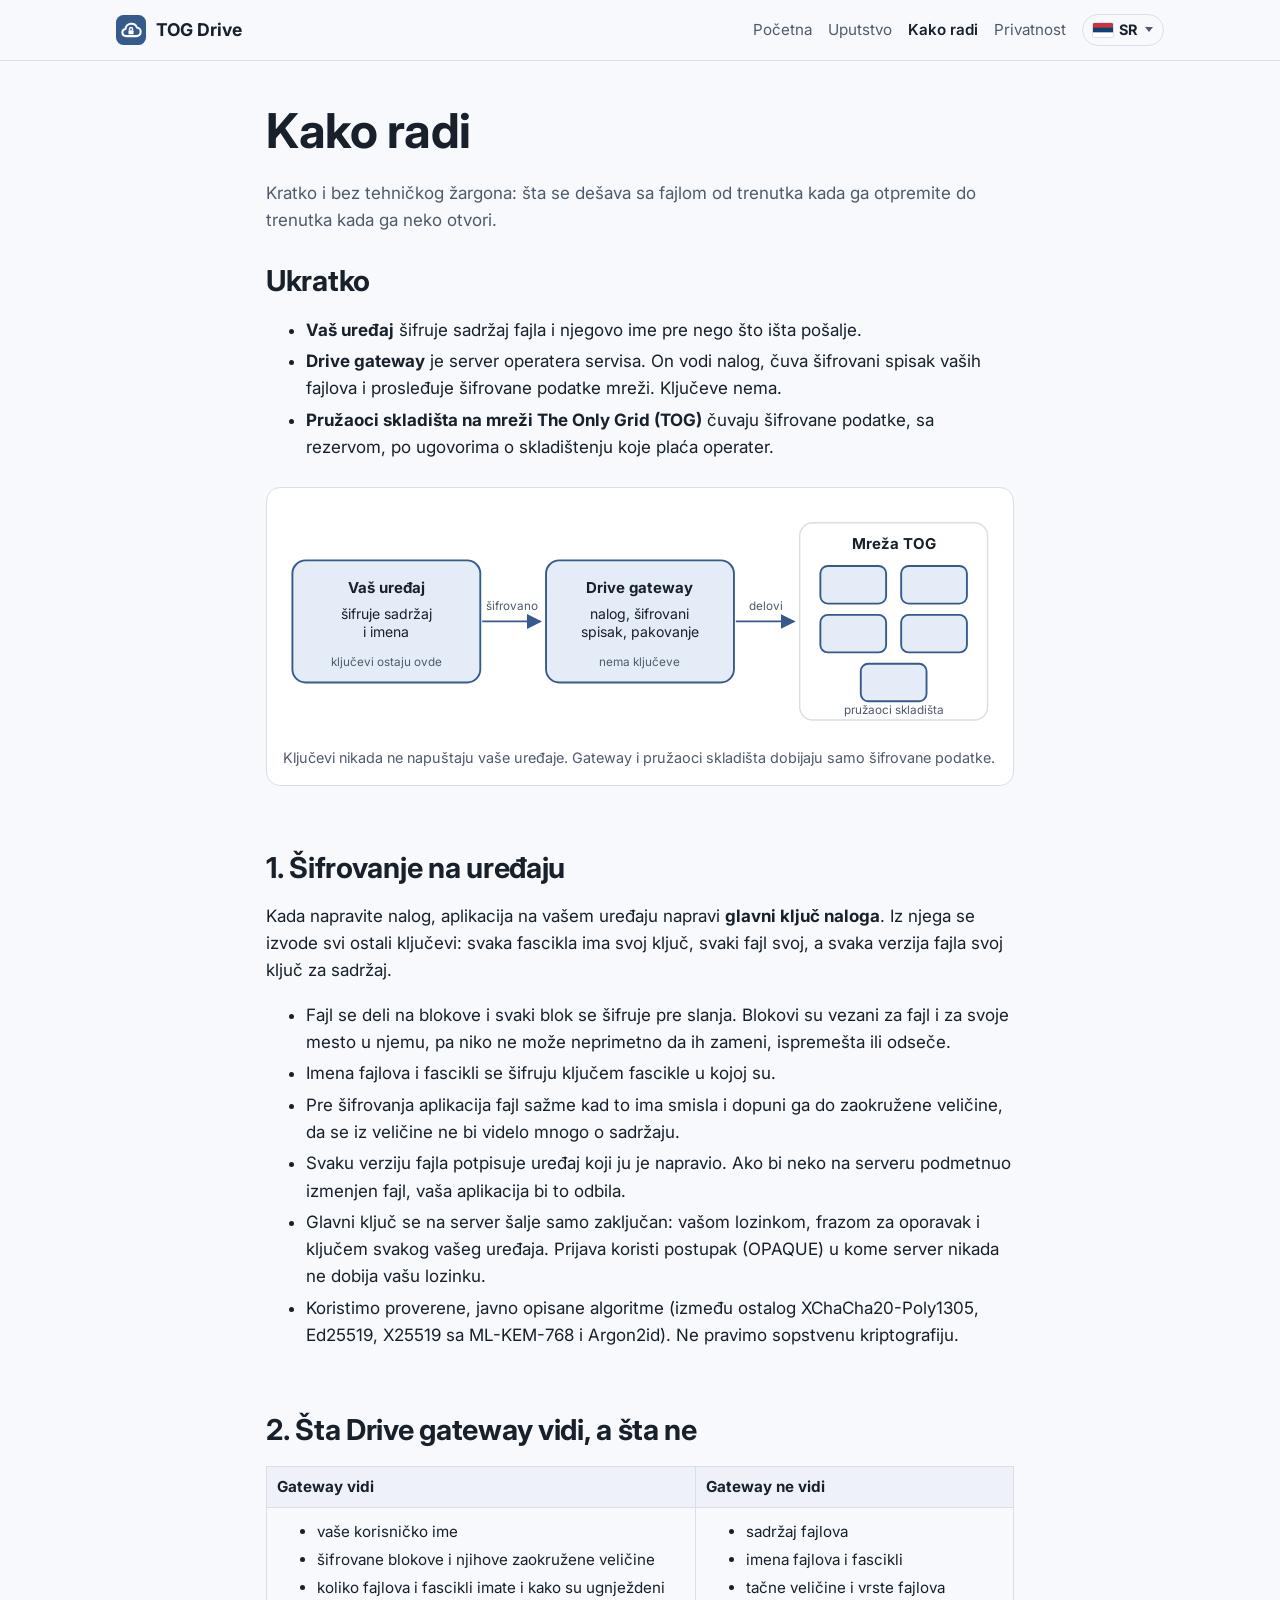
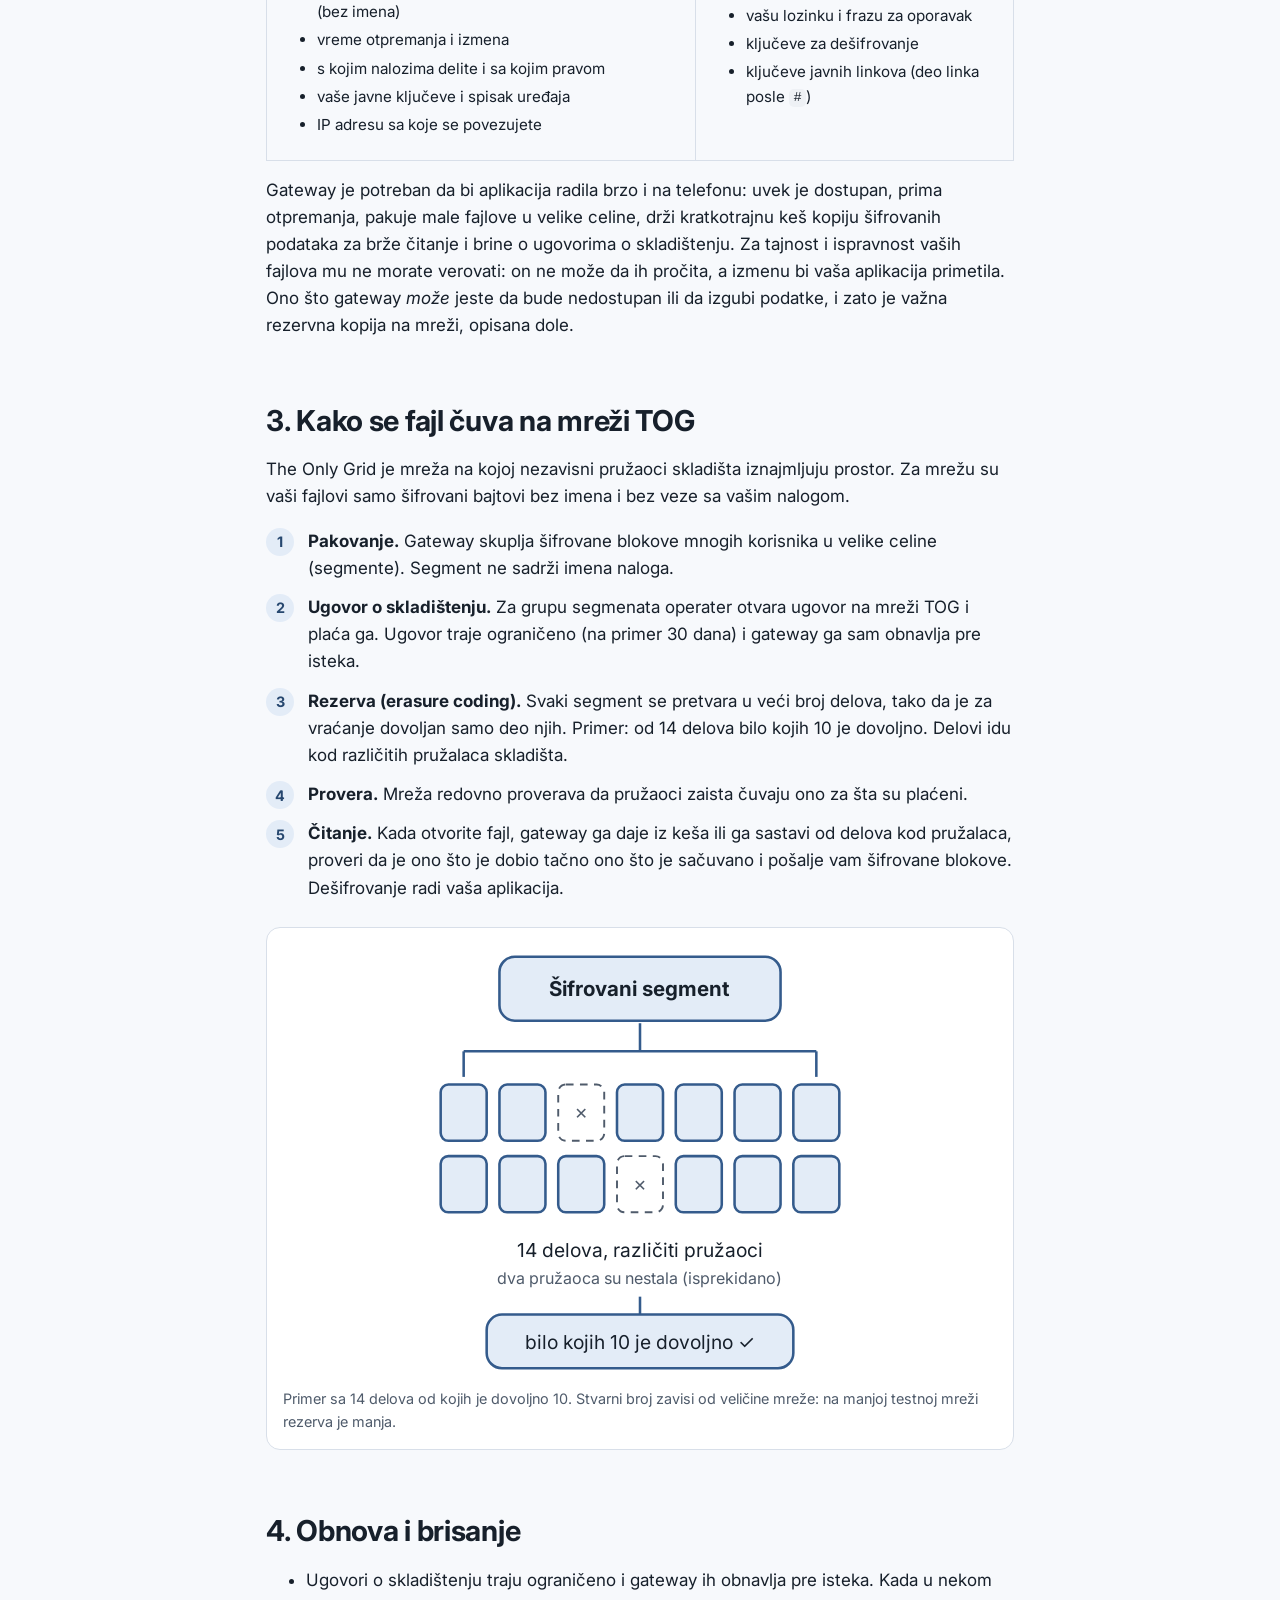
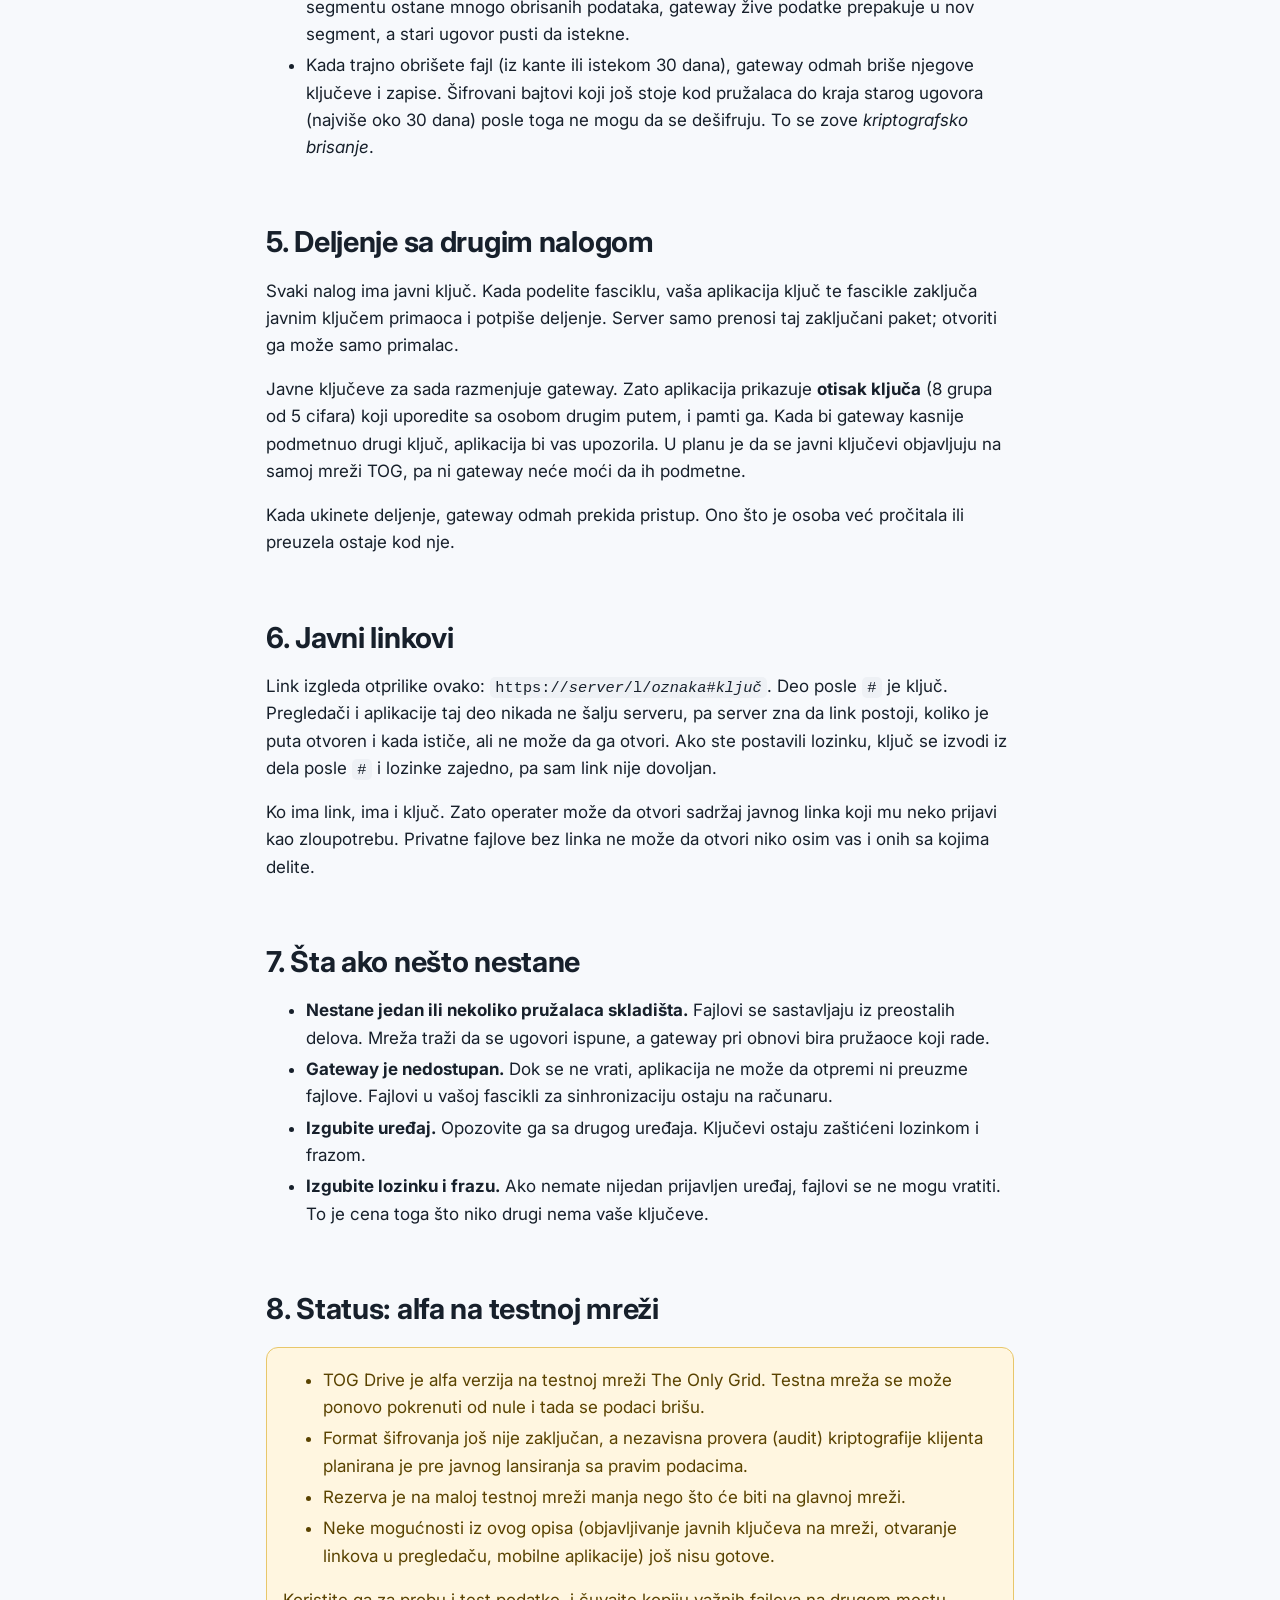
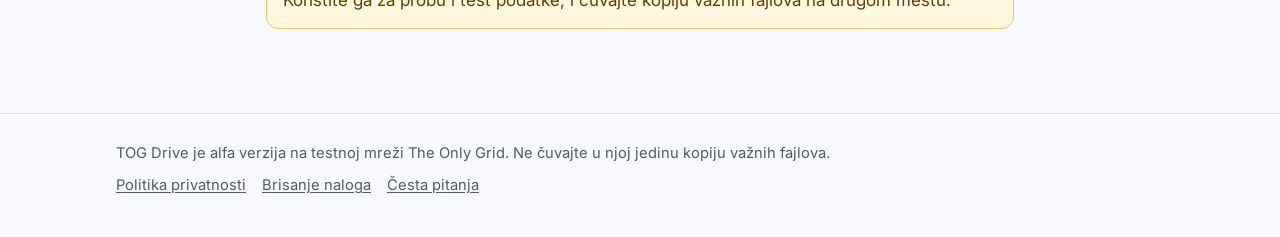
<file: kako-radi.html>
<!doctype html>
<html lang="sr-Latn">
<head>
<meta charset="utf-8">
<meta name="viewport" content="width=device-width, initial-scale=1">
<title>Kako radi TOG Drive</title>
<meta name="description" content="Šifrovanje na uređaju, šta Drive gateway vidi i ne vidi, kako se šifrovani podaci čuvaju sa rezervom kod pružalaca skladišta na mreži The Only Grid, deljenje i javni linkovi.">
<meta name="color-scheme" content="light dark">
<meta name="theme-color" content="#345b8c">
<link rel="alternate" hreflang="sr-Latn" href="kako-radi.html">
<link rel="alternate" hreflang="en" href="en/how-it-works.html">
<link rel="alternate" hreflang="de" href="de/so-funktioniert-es.html">
<link rel="alternate" hreflang="x-default" href="en/how-it-works.html">
<link rel="icon" href="favicon.svg" type="image/svg+xml">
<link rel="preconnect" href="https://fonts.googleapis.com">
<link rel="preconnect" href="https://fonts.gstatic.com" crossorigin>
<link rel="stylesheet" href="https://fonts.googleapis.com/css2?family=Inter:wght@400;600;700&amp;display=swap">
<link rel="stylesheet" href="style.css">
</head>
<body>
<a class="skip" href="#sadrzaj">Preskoči na sadržaj</a>
<header class="site-header">
  <div class="wrap">
    <a class="brand" href="index.html"><svg viewBox="0 0 32 32" aria-hidden="true"><rect width="32" height="32" rx="8" fill="#345b8c"/><path d="M10.2 22.5h11.6a4.6 4.6 0 0 0 .6-9.15 6.4 6.4 0 0 0-12.3 1.6 3.8 3.8 0 0 0 .1 7.55z" fill="none" stroke="#fff" stroke-width="2.2" stroke-linejoin="round"/><rect x="13.3" y="16.2" width="5.4" height="4.4" rx="1" fill="#fff"/><path d="M14.4 16.3v-1.3a1.6 1.6 0 0 1 3.2 0v1.3" fill="none" stroke="#fff" stroke-width="1.5"/></svg><span>TOG Drive</span></a>
    <nav class="nav" aria-label="Glavni meni">
      <a href="index.html">Početna</a> <a href="uputstvo.html">Uputstvo</a> <a href="kako-radi.html" aria-current="page">Kako radi</a> <a href="privatnost.html">Privatnost</a> <details class="langmenu"><summary aria-label="Jezik: Srpski"><img src="flags/sr.svg" alt="" width="20" height="14"><b>SR</b></summary><ul><li><a href="kako-radi.html" hreflang="sr-Latn" lang="sr-Latn" aria-current="true"><img src="flags/sr.svg" alt="" width="20" height="14"><b>SR</b><span>Srpski</span></a></li><li><a href="en/how-it-works.html" hreflang="en" lang="en"><img src="flags/en.svg" alt="" width="20" height="14"><b>EN</b><span>English</span></a></li><li><a href="de/so-funktioniert-es.html" hreflang="de" lang="de"><img src="flags/de.svg" alt="" width="20" height="14"><b>DE</b><span>Deutsch</span></a></li></ul></details>
    </nav>
  </div>
</header>
<main id="sadrzaj">
<div class="page">
  <div class="wrap narrow">
    <article>
      <h1>Kako radi</h1>
      <p class="lead muted">Kratko i bez tehničkog žargona: šta se dešava sa fajlom od trenutka kada ga otpremite do trenutka kada ga neko otvori.</p>

      <h2 id="ukratko">Ukratko</h2>
      <ul>
        <li><strong>Vaš uređaj</strong> šifruje sadržaj fajla i njegovo ime pre nego što išta pošalje.</li>
        <li><strong>Drive gateway</strong> je server operatera servisa. On vodi nalog, čuva šifrovani spisak vaših fajlova i prosleđuje šifrovane podatke mreži. Ključeve nema.</li>
        <li><strong>Pružaoci skladišta na mreži The Only Grid (TOG)</strong> čuvaju šifrovane podatke, sa rezervom, po ugovorima o skladištenju koje plaća operater.</li>
      </ul>

      <figure class="diagram">
        <svg class="wide" viewBox="0 0 760 250" role="img" aria-labelledby="d1t d1d">
          <title id="d1t">Put fajla</title>
          <desc id="d1d">Uređaj šifruje fajl i šalje šifrovane podatke Drive gateway-u. Gateway ih pakuje i čuva kod više pružalaca skladišta na mreži TOG.</desc>
          <defs><marker id="ah" viewBox="0 0 10 10" refX="9" refY="5" markerWidth="8" markerHeight="8" orient="auto-start-reverse"><path class="head" d="M0 0L10 5L0 10z"/></marker></defs>
          <rect class="box" x="10" y="60" width="200" height="130" rx="14"/>
          <text class="title" x="110" y="95" text-anchor="middle">Vaš uređaj</text>
          <text x="110" y="122" text-anchor="middle">šifruje sadržaj</text>
          <text x="110" y="142" text-anchor="middle">i imena</text>
          <text class="small" x="110" y="172" text-anchor="middle">ključevi ostaju ovde</text>
          <rect class="box" x="280" y="60" width="200" height="130" rx="14"/>
          <text class="title" x="380" y="95" text-anchor="middle">Drive gateway</text>
          <text x="380" y="122" text-anchor="middle">nalog, šifrovani</text>
          <text x="380" y="142" text-anchor="middle">spisak, pakovanje</text>
          <text class="small" x="380" y="172" text-anchor="middle">nema ključeve</text>
          <rect class="plain" x="550" y="20" width="200" height="210" rx="14"/>
          <text class="title" x="650" y="48" text-anchor="middle">Mreža TOG</text>
          <rect class="box" x="572" y="66" width="70" height="40" rx="8"/><rect class="box" x="658" y="66" width="70" height="40" rx="8"/>
          <rect class="box" x="572" y="118" width="70" height="40" rx="8"/><rect class="box" x="658" y="118" width="70" height="40" rx="8"/>
          <rect class="box" x="615" y="170" width="70" height="40" rx="8"/>
          <text class="small" x="650" y="224" text-anchor="middle">pružaoci skladišta</text>
          <line class="line" x1="212" y1="125" x2="274" y2="125" marker-end="url(#ah)"/>
          <text class="small" x="244" y="113" text-anchor="middle">šifrovano</text>
          <line class="line" x1="482" y1="125" x2="544" y2="125" marker-end="url(#ah)"/>
          <text class="small" x="514" y="113" text-anchor="middle">delovi</text>
        </svg>
        <svg class="tall" viewBox="0 0 340 560" role="img" aria-labelledby="d1tt d1dd">
          <title id="d1tt">Put fajla</title>
          <desc id="d1dd">Uređaj šifruje fajl i šalje šifrovane podatke Drive gateway-u. Gateway ih pakuje i čuva kod više pružalaca skladišta na mreži TOG.</desc>
          <defs><marker id="ah2" viewBox="0 0 10 10" refX="9" refY="5" markerWidth="8" markerHeight="8" orient="auto-start-reverse"><path class="head" d="M0 0L10 5L0 10z"/></marker></defs>
          <rect class="box" x="40" y="10" width="260" height="120" rx="14"/>
          <text class="title" x="170" y="44" text-anchor="middle">Vaš uređaj</text>
          <text x="170" y="72" text-anchor="middle">šifruje sadržaj i imena</text>
          <text class="small" x="170" y="104" text-anchor="middle">ključevi ostaju ovde</text>
          <line class="line" x1="170" y1="132" x2="170" y2="182" marker-end="url(#ah2)"/>
          <text class="small" x="180" y="162">šifrovano</text>
          <rect class="box" x="40" y="188" width="260" height="120" rx="14"/>
          <text class="title" x="170" y="222" text-anchor="middle">Drive gateway</text>
          <text x="170" y="250" text-anchor="middle">nalog, šifrovani spisak,</text>
          <text x="170" y="270" text-anchor="middle">pakovanje · nema ključeve</text>
          <line class="line" x1="170" y1="310" x2="170" y2="360" marker-end="url(#ah2)"/>
          <text class="small" x="180" y="340">delovi</text>
          <rect class="plain" x="20" y="366" width="300" height="186" rx="14"/>
          <text class="title" x="170" y="394" text-anchor="middle">Mreža TOG</text>
          <rect class="box" x="45" y="412" width="74" height="42" rx="8"/><rect class="box" x="133" y="412" width="74" height="42" rx="8"/><rect class="box" x="221" y="412" width="74" height="42" rx="8"/>
          <rect class="box" x="89" y="466" width="74" height="42" rx="8"/><rect class="box" x="177" y="466" width="74" height="42" rx="8"/>
          <text class="small" x="170" y="536" text-anchor="middle">pružaoci skladišta</text>
        </svg>
        <figcaption>Ključevi nikada ne napuštaju vaše uređaje. Gateway i pružaoci skladišta dobijaju samo šifrovane podatke.</figcaption>
      </figure>

      <h2 id="sifrovanje">1. Šifrovanje na uređaju</h2>
      <p>Kada napravite nalog, aplikacija na vašem uređaju napravi <strong>glavni ključ naloga</strong>. Iz njega se izvode svi ostali ključevi: svaka fascikla ima svoj ključ, svaki fajl svoj, a svaka verzija fajla svoj ključ za sadržaj.</p>
      <ul>
        <li>Fajl se deli na blokove i svaki blok se šifruje pre slanja. Blokovi su vezani za fajl i za svoje mesto u njemu, pa niko ne može neprimetno da ih zameni, ispremešta ili odseče.</li>
        <li>Imena fajlova i fascikli se šifruju ključem fascikle u kojoj su.</li>
        <li>Pre šifrovanja aplikacija fajl sažme kad to ima smisla i dopuni ga do zaokružene veličine, da se iz veličine ne bi videlo mnogo o sadržaju.</li>
        <li>Svaku verziju fajla potpisuje uređaj koji ju je napravio. Ako bi neko na serveru podmetnuo izmenjen fajl, vaša aplikacija bi to odbila.</li>
        <li>Glavni ključ se na server šalje samo zaključan: vašom lozinkom, frazom za oporavak i ključem svakog vašeg uređaja. Prijava koristi postupak (OPAQUE) u kome server nikada ne dobija vašu lozinku.</li>
        <li>Koristimo proverene, javno opisane algoritme (između ostalog XChaCha20-Poly1305, Ed25519, X25519 sa ML-KEM-768 i Argon2id). Ne pravimo sopstvenu kriptografiju.</li>
      </ul>

      <h2 id="gateway">2. Šta Drive gateway vidi, a šta ne</h2>
      <div class="table-wrap"><table>
        <thead><tr><th>Gateway vidi</th><th>Gateway ne vidi</th></tr></thead>
        <tbody><tr>
          <td><ul>
            <li>vaše korisničko ime</li>
            <li>šifrovane blokove i njihove zaokružene veličine</li>
            <li>koliko fajlova i fascikli imate i kako su ugnježdeni (bez imena)</li>
            <li>vreme otpremanja i izmena</li>
            <li>s kojim nalozima delite i sa kojim pravom</li>
            <li>vaše javne ključeve i spisak uređaja</li>
            <li>IP adresu sa koje se povezujete</li>
          </ul></td>
          <td><ul>
            <li>sadržaj fajlova</li>
            <li>imena fajlova i fascikli</li>
            <li>tačne veličine i vrste fajlova</li>
            <li>vašu lozinku i frazu za oporavak</li>
            <li>ključeve za dešifrovanje</li>
            <li>ključeve javnih linkova (deo linka posle <code>#</code>)</li>
          </ul></td>
        </tr></tbody>
      </table></div>
      <p>Gateway je potreban da bi aplikacija radila brzo i na telefonu: uvek je dostupan, prima otpremanja, pakuje male fajlove u velike celine, drži kratkotrajnu keš kopiju šifrovanih podataka za brže čitanje i brine o ugovorima o skladištenju. Za tajnost i ispravnost vaših fajlova mu ne morate verovati: on ne može da ih pročita, a izmenu bi vaša aplikacija primetila. Ono što gateway <em>može</em> jeste da bude nedostupan ili da izgubi podatke, i zato je važna rezervna kopija na mreži, opisana dole.</p>

      <h2 id="skladiste">3. Kako se fajl čuva na mreži TOG</h2>
      <p>The Only Grid je mreža na kojoj nezavisni pružaoci skladišta iznajmljuju prostor. Za mrežu su vaši fajlovi samo šifrovani bajtovi bez imena i bez veze sa vašim nalogom.</p>
      <ol class="steps">
        <li><strong>Pakovanje.</strong> Gateway skuplja šifrovane blokove mnogih korisnika u velike celine (segmente). Segment ne sadrži imena naloga.</li>
        <li><strong>Ugovor o skladištenju.</strong> Za grupu segmenata operater otvara ugovor na mreži TOG i plaća ga. Ugovor traje ograničeno (na primer 30 dana) i gateway ga sam obnavlja pre isteka.</li>
        <li><strong>Rezerva (erasure coding).</strong> Svaki segment se pretvara u veći broj delova, tako da je za vraćanje dovoljan samo deo njih. Primer: od 14 delova bilo kojih 10 je dovoljno. Delovi idu kod različitih pružalaca skladišta.</li>
        <li><strong>Provera.</strong> Mreža redovno proverava da pružaoci zaista čuvaju ono za šta su plaćeni.</li>
        <li><strong>Čitanje.</strong> Kada otvorite fajl, gateway ga daje iz keša ili ga sastavi od delova kod pružalaca, proveri da je ono što je dobio tačno ono što je sačuvano i pošalje vam šifrovane blokove. Dešifrovanje radi vaša aplikacija.</li>
      </ol>

      <figure class="diagram">
        <svg class="ec" viewBox="0 0 360 340" role="img" aria-labelledby="d2t d2d">
          <title id="d2t">Rezerva pomoću erasure coding-a</title>
          <desc id="d2d">Segment se deli na 14 delova kod različitih pružalaca. Ako dva pružaoca nestanu, preostali delovi su dovoljni da se segment sastavi.</desc>
          <rect class="box" x="70" y="10" width="220" height="50" rx="12"/>
          <text class="title" x="180" y="41" text-anchor="middle">Šifrovani segment</text>
          <line class="line" x1="180" y1="62" x2="180" y2="84"/>
          <line class="line" x1="42" y1="84" x2="318" y2="84"/>
          <line class="line" x1="42" y1="84" x2="42" y2="104"/><line class="line" x1="318" y1="84" x2="318" y2="104"/>
          <rect class="box" x="24" y="110" width="36" height="44" rx="6"/><rect class="box" x="70" y="110" width="36" height="44" rx="6"/><rect class="plain dash" x="116" y="110" width="36" height="44" rx="6" style="stroke:var(--muted)"/><text class="small" x="134" y="137" text-anchor="middle">✕</text><rect class="box" x="162" y="110" width="36" height="44" rx="6"/><rect class="box" x="208" y="110" width="36" height="44" rx="6"/><rect class="box" x="254" y="110" width="36" height="44" rx="6"/><rect class="box" x="300" y="110" width="36" height="44" rx="6"/><rect class="box" x="24" y="166" width="36" height="44" rx="6"/><rect class="box" x="70" y="166" width="36" height="44" rx="6"/><rect class="box" x="116" y="166" width="36" height="44" rx="6"/><rect class="plain dash" x="162" y="166" width="36" height="44" rx="6" style="stroke:var(--muted)"/><text class="small" x="180" y="193" text-anchor="middle">✕</text><rect class="box" x="208" y="166" width="36" height="44" rx="6"/><rect class="box" x="254" y="166" width="36" height="44" rx="6"/><rect class="box" x="300" y="166" width="36" height="44" rx="6"/>
          <text x="180" y="245" text-anchor="middle">14 delova, različiti pružaoci</text>
          <text class="small" x="180" y="266" text-anchor="middle">dva pružaoca su nestala (isprekidano)</text>
          <line class="line" x1="180" y1="276" x2="180" y2="290"/>
          <rect class="box" x="60" y="290" width="240" height="42" rx="12"/>
          <text x="180" y="317" text-anchor="middle">bilo kojih 10 je dovoljno ✓</text>
        </svg>
        <figcaption>Primer sa 14 delova od kojih je dovoljno 10. Stvarni broj zavisi od veličine mreže: na manjoj testnoj mreži rezerva je manja.</figcaption>
      </figure>

      <h2 id="obnova">4. Obnova i brisanje</h2>
      <ul>
        <li>Ugovori o skladištenju traju ograničeno i gateway ih obnavlja pre isteka. Kada u nekom segmentu ostane mnogo obrisanih podataka, gateway žive podatke prepakuje u nov segment, a stari ugovor pusti da istekne.</li>
        <li>Kada trajno obrišete fajl (iz kante ili istekom 30 dana), gateway odmah briše njegove ključeve i zapise. Šifrovani bajtovi koji još stoje kod pružalaca do kraja starog ugovora (najviše oko 30 dana) posle toga ne mogu da se dešifruju. To se zove <em>kriptografsko brisanje</em>.</li>
      </ul>

      <h2 id="deljenje">5. Deljenje sa drugim nalogom</h2>
      <p>Svaki nalog ima javni ključ. Kada podelite fasciklu, vaša aplikacija ključ te fascikle zaključa javnim ključem primaoca i potpiše deljenje. Server samo prenosi taj zaključani paket; otvoriti ga može samo primalac.</p>
      <p>Javne ključeve za sada razmenjuje gateway. Zato aplikacija prikazuje <strong>otisak ključa</strong> (8 grupa od 5 cifara) koji uporedite sa osobom drugim putem, i pamti ga. Kada bi gateway kasnije podmetnuo drugi ključ, aplikacija bi vas upozorila. U planu je da se javni ključevi objavljuju na samoj mreži TOG, pa ni gateway neće moći da ih podmetne.</p>
      <p>Kada ukinete deljenje, gateway odmah prekida pristup. Ono što je osoba već pročitala ili preuzela ostaje kod nje.</p>

      <h2 id="linkovi">6. Javni linkovi</h2>
      <p>Link izgleda otprilike ovako: <code>https://<em>server</em>/l/<em>oznaka</em>#<em>ključ</em></code>. Deo posle <code>#</code> je ključ. Pregledači i aplikacije taj deo nikada ne šalju serveru, pa server zna da link postoji, koliko je puta otvoren i kada ističe, ali ne može da ga otvori. Ako ste postavili lozinku, ključ se izvodi iz dela posle <code>#</code> i lozinke zajedno, pa sam link nije dovoljan.</p>
      <p>Ko ima link, ima i ključ. Zato operater može da otvori sadržaj javnog linka koji mu neko prijavi kao zloupotrebu. Privatne fajlove bez linka ne može da otvori niko osim vas i onih sa kojima delite.</p>

      <h2 id="nestanak">7. Šta ako nešto nestane</h2>
      <ul>
        <li><strong>Nestane jedan ili nekoliko pružalaca skladišta.</strong> Fajlovi se sastavljaju iz preostalih delova. Mreža traži da se ugovori ispune, a gateway pri obnovi bira pružaoce koji rade.</li>
        <li><strong>Gateway je nedostupan.</strong> Dok se ne vrati, aplikacija ne može da otpremi ni preuzme fajlove. Fajlovi u vašoj fascikli za sinhronizaciju ostaju na računaru.</li>
        <li><strong>Izgubite uređaj.</strong> Opozovite ga sa drugog uređaja. Ključevi ostaju zaštićeni lozinkom i frazom.</li>
        <li><strong>Izgubite lozinku i frazu.</strong> Ako nemate nijedan prijavljen uređaj, fajlovi se ne mogu vratiti. To je cena toga što niko drugi nema vaše ključeve.</li>
      </ul>

      <h2 id="alfa">8. Status: alfa na testnoj mreži</h2>
      <div class="warn">
        <ul>
          <li>TOG Drive je alfa verzija na testnoj mreži The Only Grid. Testna mreža se može ponovo pokrenuti od nule i tada se podaci brišu.</li>
          <li>Format šifrovanja još nije zaključan, a nezavisna provera (audit) kriptografije klijenta planirana je pre javnog lansiranja sa pravim podacima.</li>
          <li>Rezerva je na maloj testnoj mreži manja nego što će biti na glavnoj mreži.</li>
          <li>Neke mogućnosti iz ovog opisa (objavljivanje javnih ključeva na mreži, otvaranje linkova u pregledaču, mobilne aplikacije) još nisu gotove.</li>
        </ul>
        <p>Koristite ga za probu i test podatke, i čuvajte kopiju važnih fajlova na drugom mestu.</p>
      </div>
    </article>
  </div>
</div>
</main>
<footer class="site-footer">
  <div class="wrap">
    <span>TOG Drive je alfa verzija na testnoj mreži The Only Grid. Ne čuvajte u njoj jedinu kopiju važnih fajlova.</span>
    <nav aria-label="Footer"><a href="privatnost.html">Politika privatnosti</a> <a href="privatnost.html#brisanje-naloga">Brisanje naloga</a> <a href="uputstvo.html#cesta-pitanja">Česta pitanja</a></nav>
  </div>
</footer>
</body>
</html>
</file>
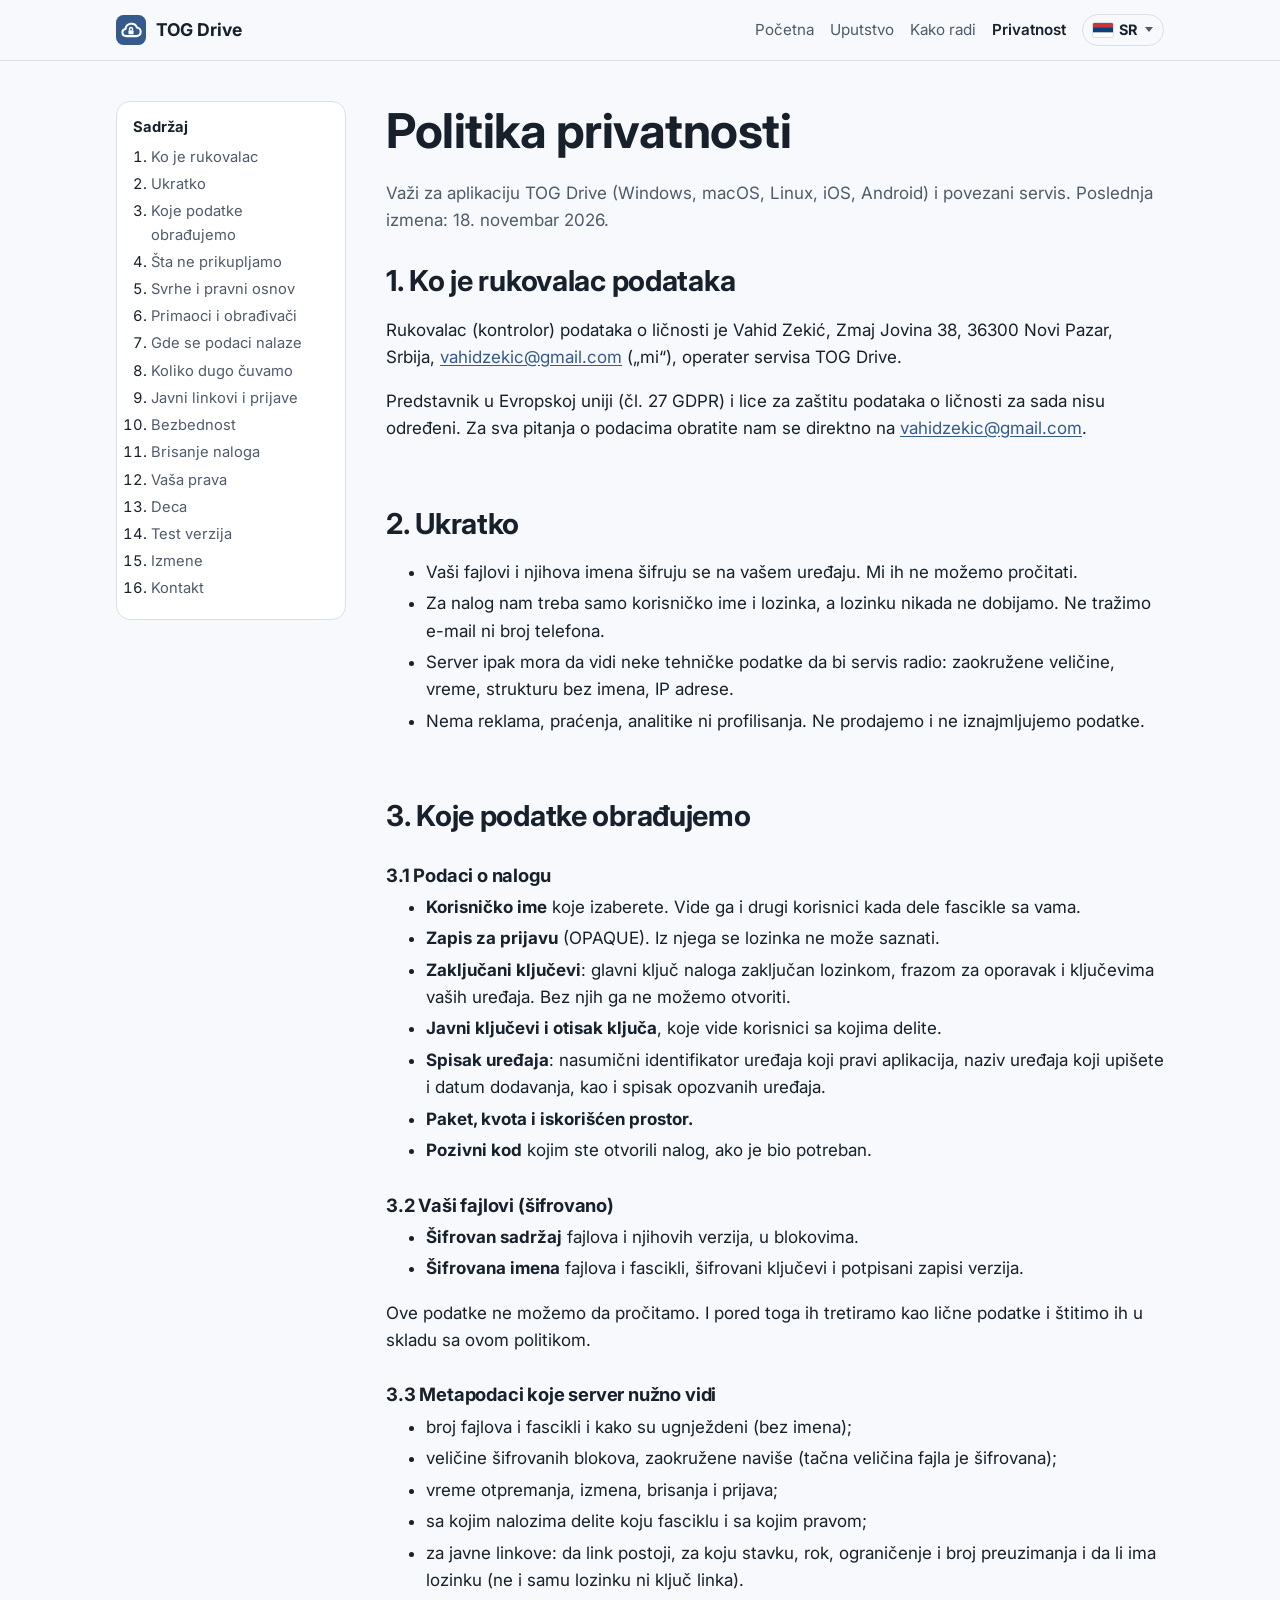
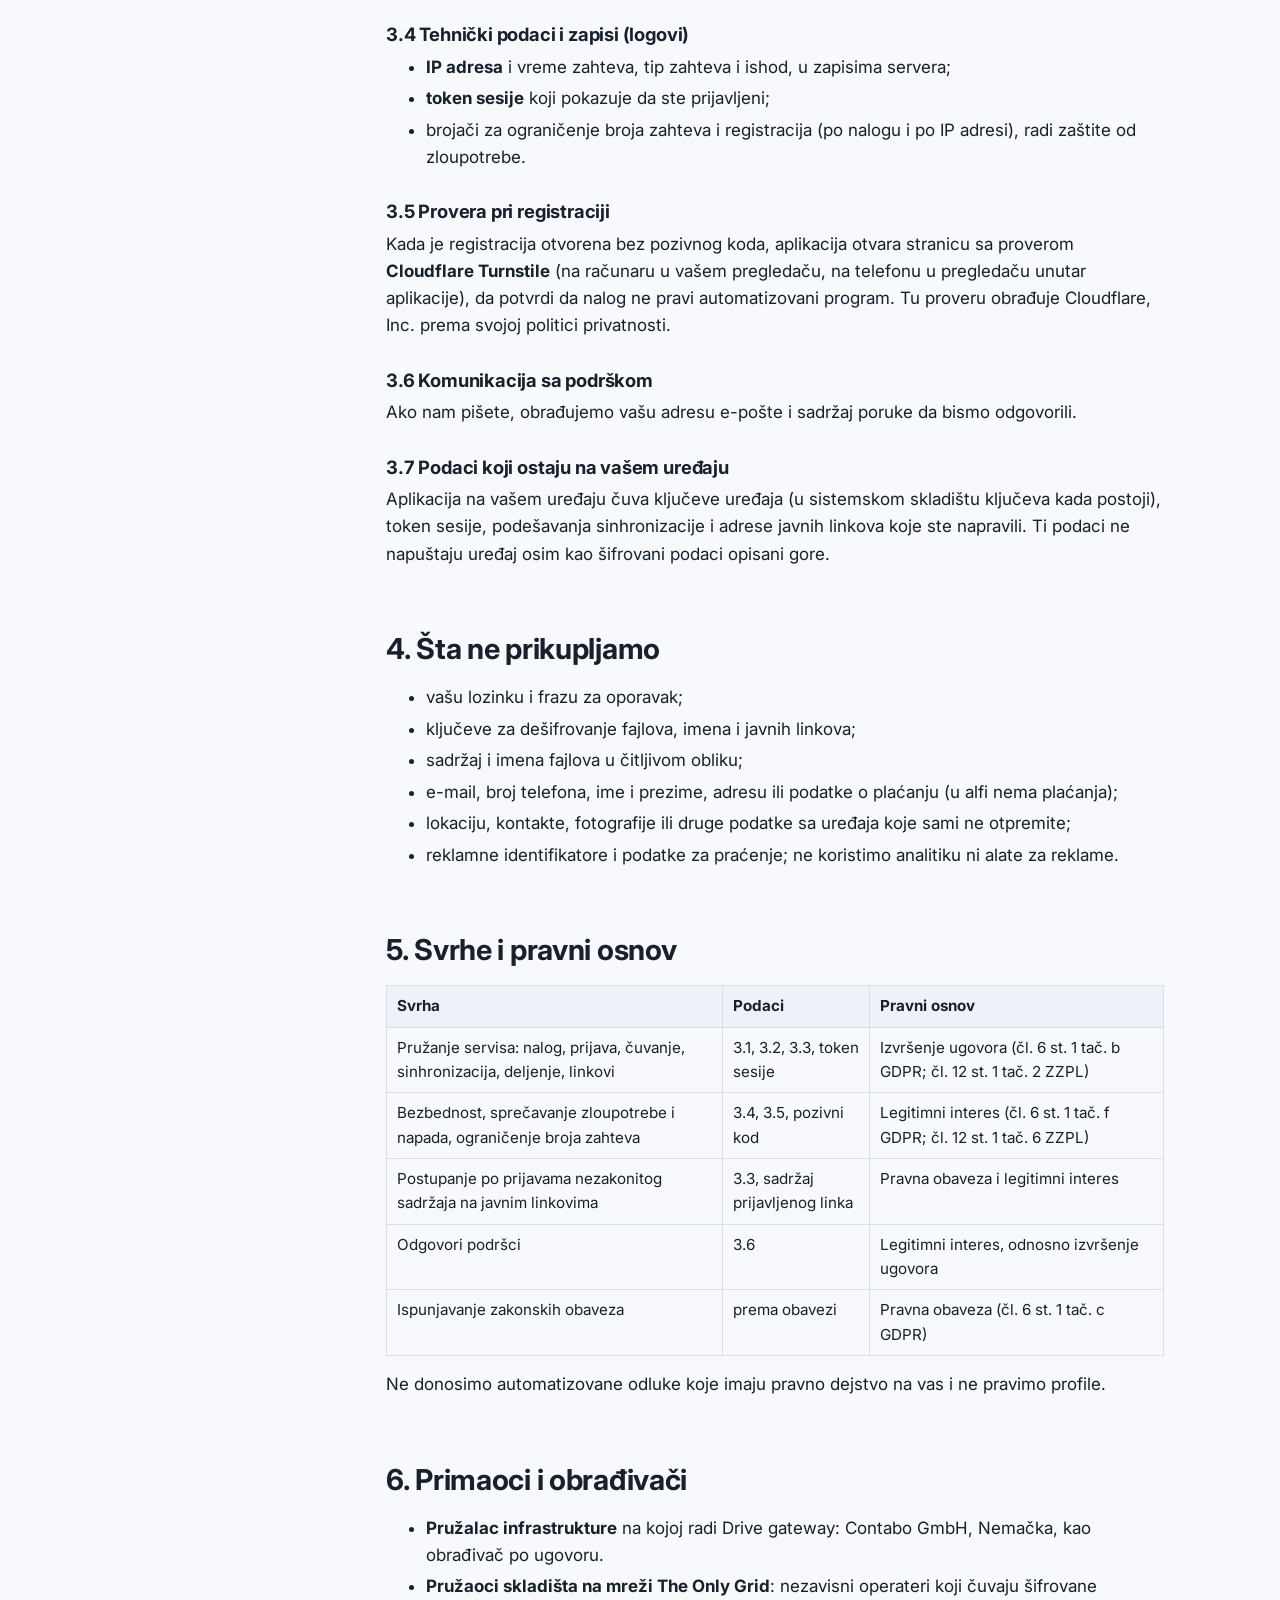
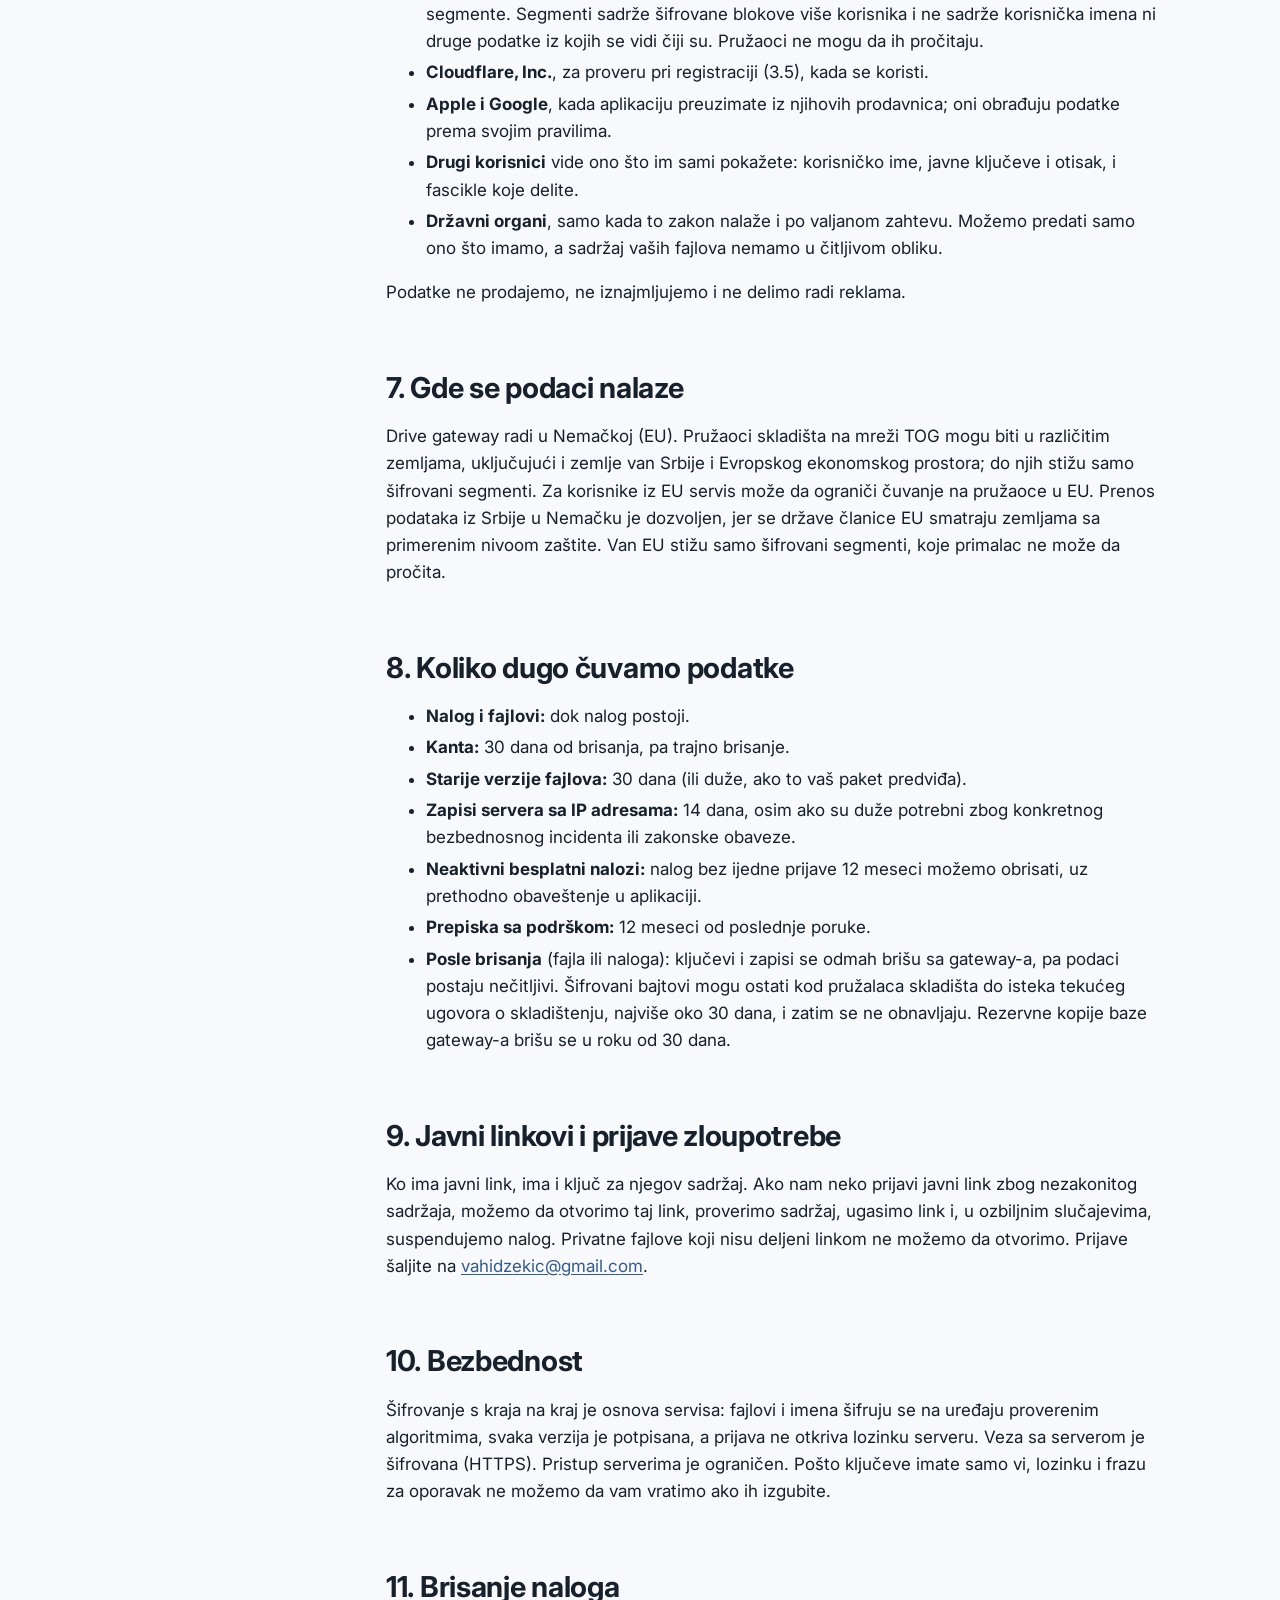
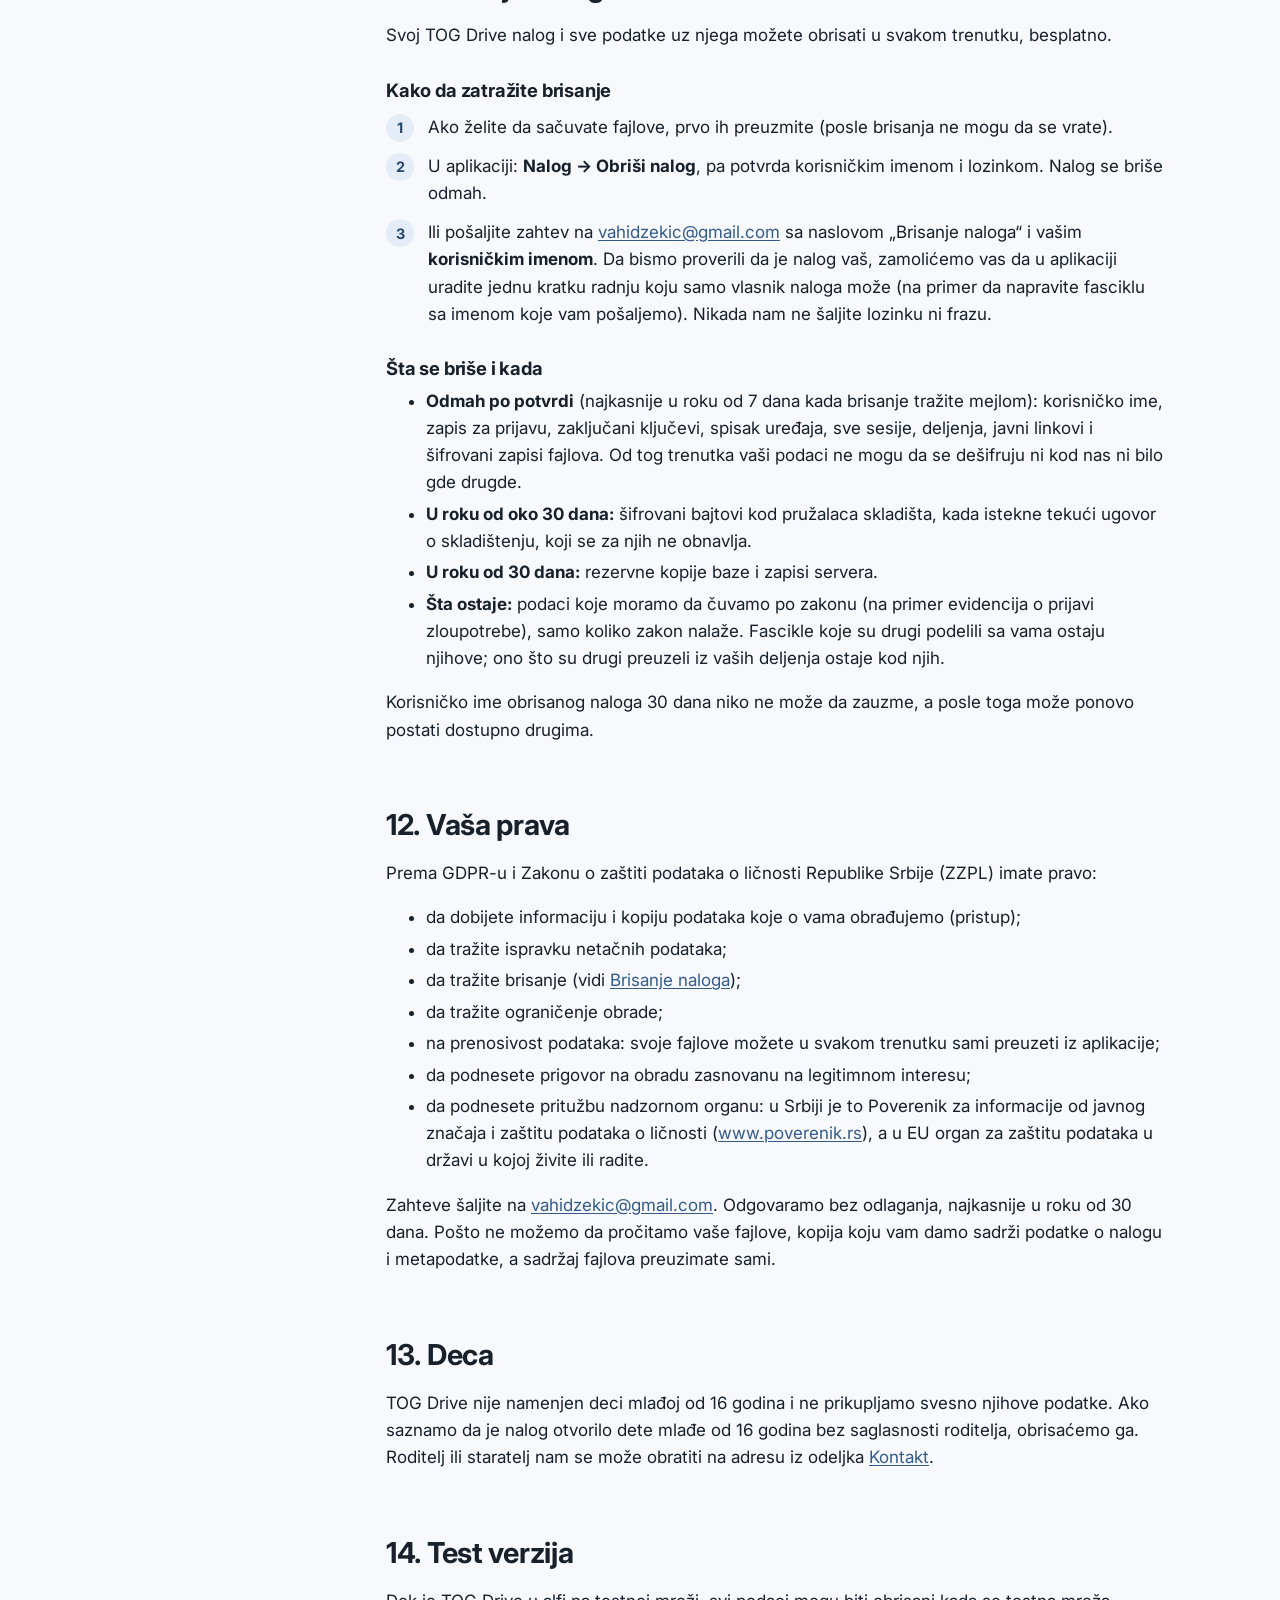
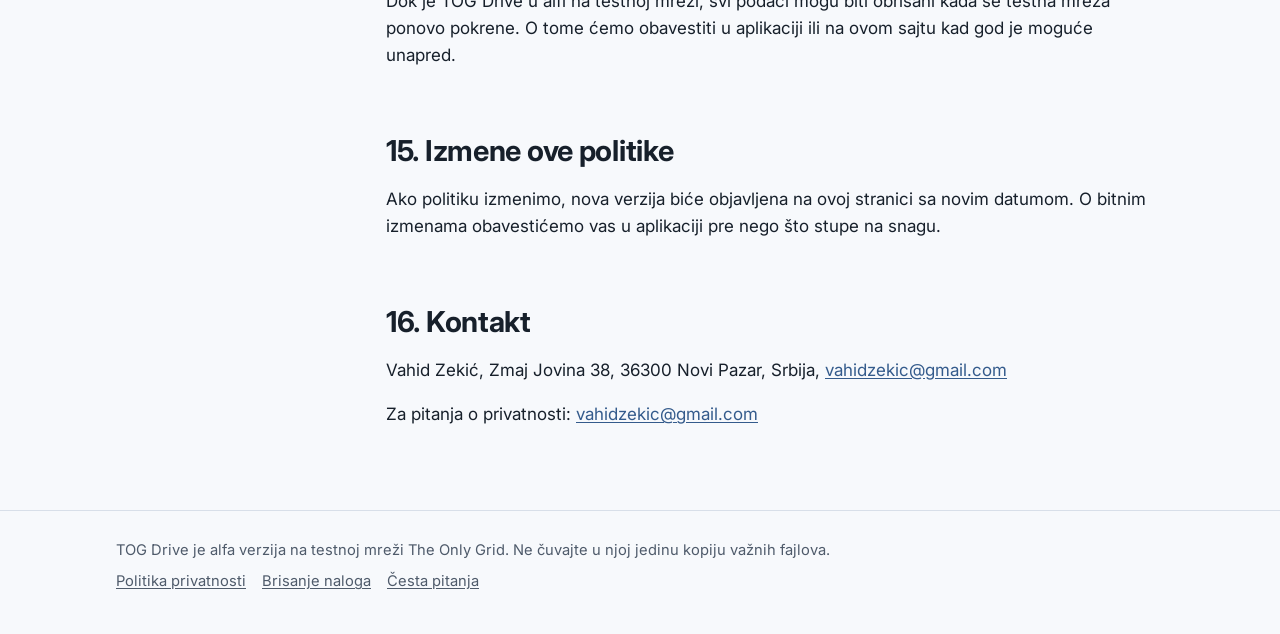
<file: privatnost.html>
<!doctype html>
<html lang="sr-Latn">
<head>
<meta charset="utf-8">
<meta name="viewport" content="width=device-width, initial-scale=1">
<title>Politika privatnosti</title>
<meta name="description" content="Koje podatke TOG Drive obrađuje, zašto, koliko dugo, sa kim, kako da obrišete nalog i koja su vaša prava.">
<meta name="color-scheme" content="light dark">
<meta name="theme-color" content="#345b8c">
<link rel="alternate" hreflang="sr-Latn" href="privatnost.html">
<link rel="alternate" hreflang="en" href="en/privacy.html">
<link rel="alternate" hreflang="de" href="de/datenschutz.html">
<link rel="alternate" hreflang="x-default" href="en/privacy.html">
<link rel="icon" href="favicon.svg" type="image/svg+xml">
<link rel="preconnect" href="https://fonts.googleapis.com">
<link rel="preconnect" href="https://fonts.gstatic.com" crossorigin>
<link rel="stylesheet" href="https://fonts.googleapis.com/css2?family=Inter:wght@400;600;700&amp;display=swap">
<link rel="stylesheet" href="style.css">
</head>
<body>
<a class="skip" href="#sadrzaj">Preskoči na sadržaj</a>
<header class="site-header">
  <div class="wrap">
    <a class="brand" href="index.html"><svg viewBox="0 0 32 32" aria-hidden="true"><rect width="32" height="32" rx="8" fill="#345b8c"/><path d="M10.2 22.5h11.6a4.6 4.6 0 0 0 .6-9.15 6.4 6.4 0 0 0-12.3 1.6 3.8 3.8 0 0 0 .1 7.55z" fill="none" stroke="#fff" stroke-width="2.2" stroke-linejoin="round"/><rect x="13.3" y="16.2" width="5.4" height="4.4" rx="1" fill="#fff"/><path d="M14.4 16.3v-1.3a1.6 1.6 0 0 1 3.2 0v1.3" fill="none" stroke="#fff" stroke-width="1.5"/></svg><span>TOG Drive</span></a>
    <nav class="nav" aria-label="Glavni meni">
      <a href="index.html">Početna</a> <a href="uputstvo.html">Uputstvo</a> <a href="kako-radi.html">Kako radi</a> <a href="privatnost.html" aria-current="page">Privatnost</a> <details class="langmenu"><summary aria-label="Jezik: Srpski"><img src="flags/sr.svg" alt="" width="20" height="14"><b>SR</b></summary><ul><li><a href="privatnost.html" hreflang="sr-Latn" lang="sr-Latn" aria-current="true"><img src="flags/sr.svg" alt="" width="20" height="14"><b>SR</b><span>Srpski</span></a></li><li><a href="en/privacy.html" hreflang="en" lang="en"><img src="flags/en.svg" alt="" width="20" height="14"><b>EN</b><span>English</span></a></li><li><a href="de/datenschutz.html" hreflang="de" lang="de"><img src="flags/de.svg" alt="" width="20" height="14"><b>DE</b><span>Deutsch</span></a></li></ul></details>
    </nav>
  </div>
</header>
<main id="sadrzaj">
<div class="page">
  <div class="wrap with-toc">
    <nav class="toc" aria-label="Sadržaj">
      <strong>Sadržaj</strong>
      <ol>
        <li><a href="#rukovalac">Ko je rukovalac</a></li>
        <li><a href="#ukratko">Ukratko</a></li>
        <li><a href="#podaci">Koje podatke obrađujemo</a></li>
        <li><a href="#ne-prikupljamo">Šta ne prikupljamo</a></li>
        <li><a href="#svrhe">Svrhe i pravni osnov</a></li>
        <li><a href="#primaoci">Primaoci i obrađivači</a></li>
        <li><a href="#prenos">Gde se podaci nalaze</a></li>
        <li><a href="#cuvanje">Koliko dugo čuvamo</a></li>
        <li><a href="#linkovi">Javni linkovi i prijave</a></li>
        <li><a href="#bezbednost">Bezbednost</a></li>
        <li><a href="#brisanje-naloga">Brisanje naloga</a></li>
        <li><a href="#prava">Vaša prava</a></li>
        <li><a href="#deca">Deca</a></li>
        <li><a href="#alfa">Test verzija</a></li>
        <li><a href="#izmene">Izmene</a></li>
        <li><a href="#kontakt">Kontakt</a></li>
      </ol>
    </nav>
    <article>
      <h1>Politika privatnosti</h1>
      <p class="muted">Važi za aplikaciju TOG Drive (Windows, macOS, Linux, iOS, Android) i povezani servis. Poslednja izmena: 18. novembar 2026.</p>

      <h2 id="rukovalac">1. Ko je rukovalac podataka</h2>
      <p>Rukovalac (kontrolor) podataka o ličnosti je Vahid Zekić, Zmaj Jovina 38, 36300 Novi Pazar, Srbija, <a href="mailto:vahidzekic@gmail.com">vahidzekic@gmail.com</a> („mi“), operater servisa TOG Drive.</p>
      <p>Predstavnik u Evropskoj uniji (čl. 27 GDPR) i lice za zaštitu podataka o ličnosti za sada nisu određeni. Za sva pitanja o podacima obratite nam se direktno na <a href="mailto:vahidzekic@gmail.com">vahidzekic@gmail.com</a>.</p>

      <h2 id="ukratko">2. Ukratko</h2>
      <ul>
        <li>Vaši fajlovi i njihova imena šifruju se na vašem uređaju. Mi ih ne možemo pročitati.</li>
        <li>Za nalog nam treba samo korisničko ime i lozinka, a lozinku nikada ne dobijamo. Ne tražimo e-mail ni broj telefona.</li>
        <li>Server ipak mora da vidi neke tehničke podatke da bi servis radio: zaokružene veličine, vreme, strukturu bez imena, IP adrese.</li>
        <li>Nema reklama, praćenja, analitike ni profilisanja. Ne prodajemo i ne iznajmljujemo podatke.</li>
      </ul>

      <h2 id="podaci">3. Koje podatke obrađujemo</h2>
      <h3>3.1 Podaci o nalogu</h3>
      <ul>
        <li><strong>Korisničko ime</strong> koje izaberete. Vide ga i drugi korisnici kada dele fascikle sa vama.</li>
        <li><strong>Zapis za prijavu</strong> (OPAQUE). Iz njega se lozinka ne može saznati.</li>
        <li><strong>Zaključani ključevi</strong>: glavni ključ naloga zaključan lozinkom, frazom za oporavak i ključevima vaših uređaja. Bez njih ga ne možemo otvoriti.</li>
        <li><strong>Javni ključevi i otisak ključa</strong>, koje vide korisnici sa kojima delite.</li>
        <li><strong>Spisak uređaja</strong>: nasumični identifikator uređaja koji pravi aplikacija, naziv uređaja koji upišete i datum dodavanja, kao i spisak opozvanih uređaja.</li>
        <li><strong>Paket, kvota i iskorišćen prostor.</strong></li>
        <li><strong>Pozivni kod</strong> kojim ste otvorili nalog, ako je bio potreban.</li>
      </ul>
      <h3>3.2 Vaši fajlovi (šifrovano)</h3>
      <ul>
        <li><strong>Šifrovan sadržaj</strong> fajlova i njihovih verzija, u blokovima.</li>
        <li><strong>Šifrovana imena</strong> fajlova i fascikli, šifrovani ključevi i potpisani zapisi verzija.</li>
      </ul>
      <p>Ove podatke ne možemo da pročitamo. I pored toga ih tretiramo kao lične podatke i štitimo ih u skladu sa ovom politikom.</p>
      <h3>3.3 Metapodaci koje server nužno vidi</h3>
      <ul>
        <li>broj fajlova i fascikli i kako su ugnježdeni (bez imena);</li>
        <li>veličine šifrovanih blokova, zaokružene naviše (tačna veličina fajla je šifrovana);</li>
        <li>vreme otpremanja, izmena, brisanja i prijava;</li>
        <li>sa kojim nalozima delite koju fasciklu i sa kojim pravom;</li>
        <li>za javne linkove: da link postoji, za koju stavku, rok, ograničenje i broj preuzimanja i da li ima lozinku (ne i samu lozinku ni ključ linka).</li>
      </ul>
      <h3>3.4 Tehnički podaci i zapisi (logovi)</h3>
      <ul>
        <li><strong>IP adresa</strong> i vreme zahteva, tip zahteva i ishod, u zapisima servera;</li>
        <li><strong>token sesije</strong> koji pokazuje da ste prijavljeni;</li>
        <li>brojači za ograničenje broja zahteva i registracija (po nalogu i po IP adresi), radi zaštite od zloupotrebe.</li>
      </ul>
      <h3>3.5 Provera pri registraciji</h3>
      <p>Kada je registracija otvorena bez pozivnog koda, aplikacija otvara stranicu sa proverom <strong>Cloudflare Turnstile</strong> (na računaru u vašem pregledaču, na telefonu u pregledaču unutar aplikacije), da potvrdi da nalog ne pravi automatizovani program. Tu proveru obrađuje Cloudflare, Inc. prema svojoj politici privatnosti.</p>
      <h3>3.6 Komunikacija sa podrškom</h3>
      <p>Ako nam pišete, obrađujemo vašu adresu e-pošte i sadržaj poruke da bismo odgovorili.</p>
      <h3>3.7 Podaci koji ostaju na vašem uređaju</h3>
      <p>Aplikacija na vašem uređaju čuva ključeve uređaja (u sistemskom skladištu ključeva kada postoji), token sesije, podešavanja sinhronizacije i adrese javnih linkova koje ste napravili. Ti podaci ne napuštaju uređaj osim kao šifrovani podaci opisani gore.</p>

      <h2 id="ne-prikupljamo">4. Šta ne prikupljamo</h2>
      <ul>
        <li>vašu lozinku i frazu za oporavak;</li>
        <li>ključeve za dešifrovanje fajlova, imena i javnih linkova;</li>
        <li>sadržaj i imena fajlova u čitljivom obliku;</li>
        <li>e-mail, broj telefona, ime i prezime, adresu ili podatke o plaćanju (u alfi nema plaćanja);</li>
        <li>lokaciju, kontakte, fotografije ili druge podatke sa uređaja koje sami ne otpremite;</li>
        <li>reklamne identifikatore i podatke za praćenje; ne koristimo analitiku ni alate za reklame.</li>
      </ul>

      <h2 id="svrhe">5. Svrhe i pravni osnov</h2>
      <div class="table-wrap"><table>
        <thead><tr><th>Svrha</th><th>Podaci</th><th>Pravni osnov</th></tr></thead>
        <tbody>
          <tr><td>Pružanje servisa: nalog, prijava, čuvanje, sinhronizacija, deljenje, linkovi</td><td>3.1, 3.2, 3.3, token sesije</td><td>Izvršenje ugovora (čl. 6 st. 1 tač. b GDPR; čl. 12 st. 1 tač. 2 ZZPL)</td></tr>
          <tr><td>Bezbednost, sprečavanje zloupotrebe i napada, ograničenje broja zahteva</td><td>3.4, 3.5, pozivni kod</td><td>Legitimni interes (čl. 6 st. 1 tač. f GDPR; čl. 12 st. 1 tač. 6 ZZPL)</td></tr>
          <tr><td>Postupanje po prijavama nezakonitog sadržaja na javnim linkovima</td><td>3.3, sadržaj prijavljenog linka</td><td>Pravna obaveza i legitimni interes</td></tr>
          <tr><td>Odgovori podršci</td><td>3.6</td><td>Legitimni interes, odnosno izvršenje ugovora</td></tr>
          <tr><td>Ispunjavanje zakonskih obaveza</td><td>prema obavezi</td><td>Pravna obaveza (čl. 6 st. 1 tač. c GDPR)</td></tr>
        </tbody>
      </table></div>
      <p>Ne donosimo automatizovane odluke koje imaju pravno dejstvo na vas i ne pravimo profile.</p>

      <h2 id="primaoci">6. Primaoci i obrađivači</h2>
      <ul>
        <li><strong>Pružalac infrastrukture</strong> na kojoj radi Drive gateway: Contabo GmbH, Nemačka, kao obrađivač po ugovoru.</li>
        <li><strong>Pružaoci skladišta na mreži The Only Grid</strong>: nezavisni operateri koji čuvaju šifrovane segmente. Segmenti sadrže šifrovane blokove više korisnika i ne sadrže korisnička imena ni druge podatke iz kojih se vidi čiji su. Pružaoci ne mogu da ih pročitaju.</li>
        <li><strong>Cloudflare, Inc.</strong>, za proveru pri registraciji (3.5), kada se koristi.</li>
        <li><strong>Apple i Google</strong>, kada aplikaciju preuzimate iz njihovih prodavnica; oni obrađuju podatke prema svojim pravilima.</li>
        <li><strong>Drugi korisnici</strong> vide ono što im sami pokažete: korisničko ime, javne ključeve i otisak, i fascikle koje delite.</li>
        <li><strong>Državni organi</strong>, samo kada to zakon nalaže i po valjanom zahtevu. Možemo predati samo ono što imamo, a sadržaj vaših fajlova nemamo u čitljivom obliku.</li>
      </ul>
      <p>Podatke ne prodajemo, ne iznajmljujemo i ne delimo radi reklama.</p>

      <h2 id="prenos">7. Gde se podaci nalaze</h2>
      <p>Drive gateway radi u Nemačkoj (EU). Pružaoci skladišta na mreži TOG mogu biti u različitim zemljama, uključujući i zemlje van Srbije i Evropskog ekonomskog prostora; do njih stižu samo šifrovani segmenti. Za korisnike iz EU servis može da ograniči čuvanje na pružaoce u EU. Prenos podataka iz Srbije u Nemačku je dozvoljen, jer se države članice EU smatraju zemljama sa primerenim nivoom zaštite. Van EU stižu samo šifrovani segmenti, koje primalac ne može da pročita.</p>

      <h2 id="cuvanje">8. Koliko dugo čuvamo podatke</h2>
      <ul>
        <li><strong>Nalog i fajlovi:</strong> dok nalog postoji.</li>
        <li><strong>Kanta:</strong> 30 dana od brisanja, pa trajno brisanje.</li>
        <li><strong>Starije verzije fajlova:</strong> 30 dana (ili duže, ako to vaš paket predviđa).</li>
        <li><strong>Zapisi servera sa IP adresama:</strong> 14 dana, osim ako su duže potrebni zbog konkretnog bezbednosnog incidenta ili zakonske obaveze.</li>
        <li><strong>Neaktivni besplatni nalozi:</strong> nalog bez ijedne prijave 12 meseci možemo obrisati, uz prethodno obaveštenje u aplikaciji.</li>
        <li><strong>Prepiska sa podrškom:</strong> 12 meseci od poslednje poruke.</li>
        <li><strong>Posle brisanja</strong> (fajla ili naloga): ključevi i zapisi se odmah brišu sa gateway-a, pa podaci postaju nečitljivi. Šifrovani bajtovi mogu ostati kod pružalaca skladišta do isteka tekućeg ugovora o skladištenju, najviše oko 30 dana, i zatim se ne obnavljaju. Rezervne kopije baze gateway-a brišu se u roku od 30 dana.</li>
      </ul>

      <h2 id="linkovi">9. Javni linkovi i prijave zloupotrebe</h2>
      <p>Ko ima javni link, ima i ključ za njegov sadržaj. Ako nam neko prijavi javni link zbog nezakonitog sadržaja, možemo da otvorimo taj link, proverimo sadržaj, ugasimo link i, u ozbiljnim slučajevima, suspendujemo nalog. Privatne fajlove koji nisu deljeni linkom ne možemo da otvorimo. Prijave šaljite na <a href="mailto:vahidzekic@gmail.com">vahidzekic@gmail.com</a>.</p>

      <h2 id="bezbednost">10. Bezbednost</h2>
      <p>Šifrovanje s kraja na kraj je osnova servisa: fajlovi i imena šifruju se na uređaju proverenim algoritmima, svaka verzija je potpisana, a prijava ne otkriva lozinku serveru. Veza sa serverom je šifrovana (HTTPS). Pristup serverima je ograničen. Pošto ključeve imate samo vi, lozinku i frazu za oporavak ne možemo da vam vratimo ako ih izgubite.</p>

      <h2 id="brisanje-naloga">11. Brisanje naloga</h2>
      <p>Svoj TOG Drive nalog i sve podatke uz njega možete obrisati u svakom trenutku, besplatno.</p>
      <h3>Kako da zatražite brisanje</h3>
      <ol class="steps">
        <li>Ako želite da sačuvate fajlove, prvo ih preuzmite (posle brisanja ne mogu da se vrate).</li>
        <li>U aplikaciji: <strong>Nalog → Obriši nalog</strong>, pa potvrda korisničkim imenom i lozinkom. Nalog se briše odmah.</li>
        <li>Ili pošaljite zahtev na <a href="mailto:vahidzekic@gmail.com">vahidzekic@gmail.com</a> sa naslovom „Brisanje naloga“ i vašim <strong>korisničkim imenom</strong>. Da bismo proverili da je nalog vaš, zamolićemo vas da u aplikaciji uradite jednu kratku radnju koju samo vlasnik naloga može (na primer da napravite fasciklu sa imenom koje vam pošaljemo). Nikada nam ne šaljite lozinku ni frazu.</li>
      </ol>
      <h3>Šta se briše i kada</h3>
      <ul>
        <li><strong>Odmah po potvrdi</strong> (najkasnije u roku od 7 dana kada brisanje tražite mejlom): korisničko ime, zapis za prijavu, zaključani ključevi, spisak uređaja, sve sesije, deljenja, javni linkovi i šifrovani zapisi fajlova. Od tog trenutka vaši podaci ne mogu da se dešifruju ni kod nas ni bilo gde drugde.</li>
        <li><strong>U roku od oko 30 dana:</strong> šifrovani bajtovi kod pružalaca skladišta, kada istekne tekući ugovor o skladištenju, koji se za njih ne obnavlja.</li>
        <li><strong>U roku od 30 dana:</strong> rezervne kopije baze i zapisi servera.</li>
        <li><strong>Šta ostaje:</strong> podaci koje moramo da čuvamo po zakonu (na primer evidencija o prijavi zloupotrebe), samo koliko zakon nalaže. Fascikle koje su drugi podelili sa vama ostaju njihove; ono što su drugi preuzeli iz vaših deljenja ostaje kod njih.</li>
      </ul>
      <p>Korisničko ime obrisanog naloga 30 dana niko ne može da zauzme, a posle toga može ponovo postati dostupno drugima.</p>

      <h2 id="prava">12. Vaša prava</h2>
      <p>Prema GDPR-u i Zakonu o zaštiti podataka o ličnosti Republike Srbije (ZZPL) imate pravo:</p>
      <ul>
        <li>da dobijete informaciju i kopiju podataka koje o vama obrađujemo (pristup);</li>
        <li>da tražite ispravku netačnih podataka;</li>
        <li>da tražite brisanje (vidi <a href="#brisanje-naloga">Brisanje naloga</a>);</li>
        <li>da tražite ograničenje obrade;</li>
        <li>na prenosivost podataka: svoje fajlove možete u svakom trenutku sami preuzeti iz aplikacije;</li>
        <li>da podnesete prigovor na obradu zasnovanu na legitimnom interesu;</li>
        <li>da podnesete pritužbu nadzornom organu: u Srbiji je to Poverenik za informacije od javnog značaja i zaštitu podataka o ličnosti (<a href="https://www.poverenik.rs">www.poverenik.rs</a>), a u EU organ za zaštitu podataka u državi u kojoj živite ili radite.</li>
      </ul>
      <p>Zahteve šaljite na <a href="mailto:vahidzekic@gmail.com">vahidzekic@gmail.com</a>. Odgovaramo bez odlaganja, najkasnije u roku od 30 dana. Pošto ne možemo da pročitamo vaše fajlove, kopija koju vam damo sadrži podatke o nalogu i metapodatke, a sadržaj fajlova preuzimate sami.</p>

      <h2 id="deca">13. Deca</h2>
      <p>TOG Drive nije namenjen deci mlađoj od 16 godina i ne prikupljamo svesno njihove podatke. Ako saznamo da je nalog otvorilo dete mlađe od 16 godina bez saglasnosti roditelja, obrisaćemo ga. Roditelj ili staratelj nam se može obratiti na adresu iz odeljka <a href="#kontakt">Kontakt</a>.</p>

      <h2 id="alfa">14. Test verzija</h2>
      <p>Dok je TOG Drive u alfi na testnoj mreži, svi podaci mogu biti obrisani kada se testna mreža ponovo pokrene. O tome ćemo obavestiti u aplikaciji ili na ovom sajtu kad god je moguće unapred.</p>

      <h2 id="izmene">15. Izmene ove politike</h2>
      <p>Ako politiku izmenimo, nova verzija biće objavljena na ovoj stranici sa novim datumom. O bitnim izmenama obavestićemo vas u aplikaciji pre nego što stupe na snagu.</p>

      <h2 id="kontakt">16. Kontakt</h2>
      <p>Vahid Zekić, Zmaj Jovina 38, 36300 Novi Pazar, Srbija, <a href="mailto:vahidzekic@gmail.com">vahidzekic@gmail.com</a></p>
      <p>Za pitanja o privatnosti: <a href="mailto:vahidzekic@gmail.com">vahidzekic@gmail.com</a></p>
    </article>
  </div>
</div>
</main>
<footer class="site-footer">
  <div class="wrap">
    <span>TOG Drive je alfa verzija na testnoj mreži The Only Grid. Ne čuvajte u njoj jedinu kopiju važnih fajlova.</span>
    <nav aria-label="Footer"><a href="privatnost.html">Politika privatnosti</a> <a href="privatnost.html#brisanje-naloga">Brisanje naloga</a> <a href="uputstvo.html#cesta-pitanja">Česta pitanja</a></nav>
  </div>
</footer>
</body>
</html>
</file>
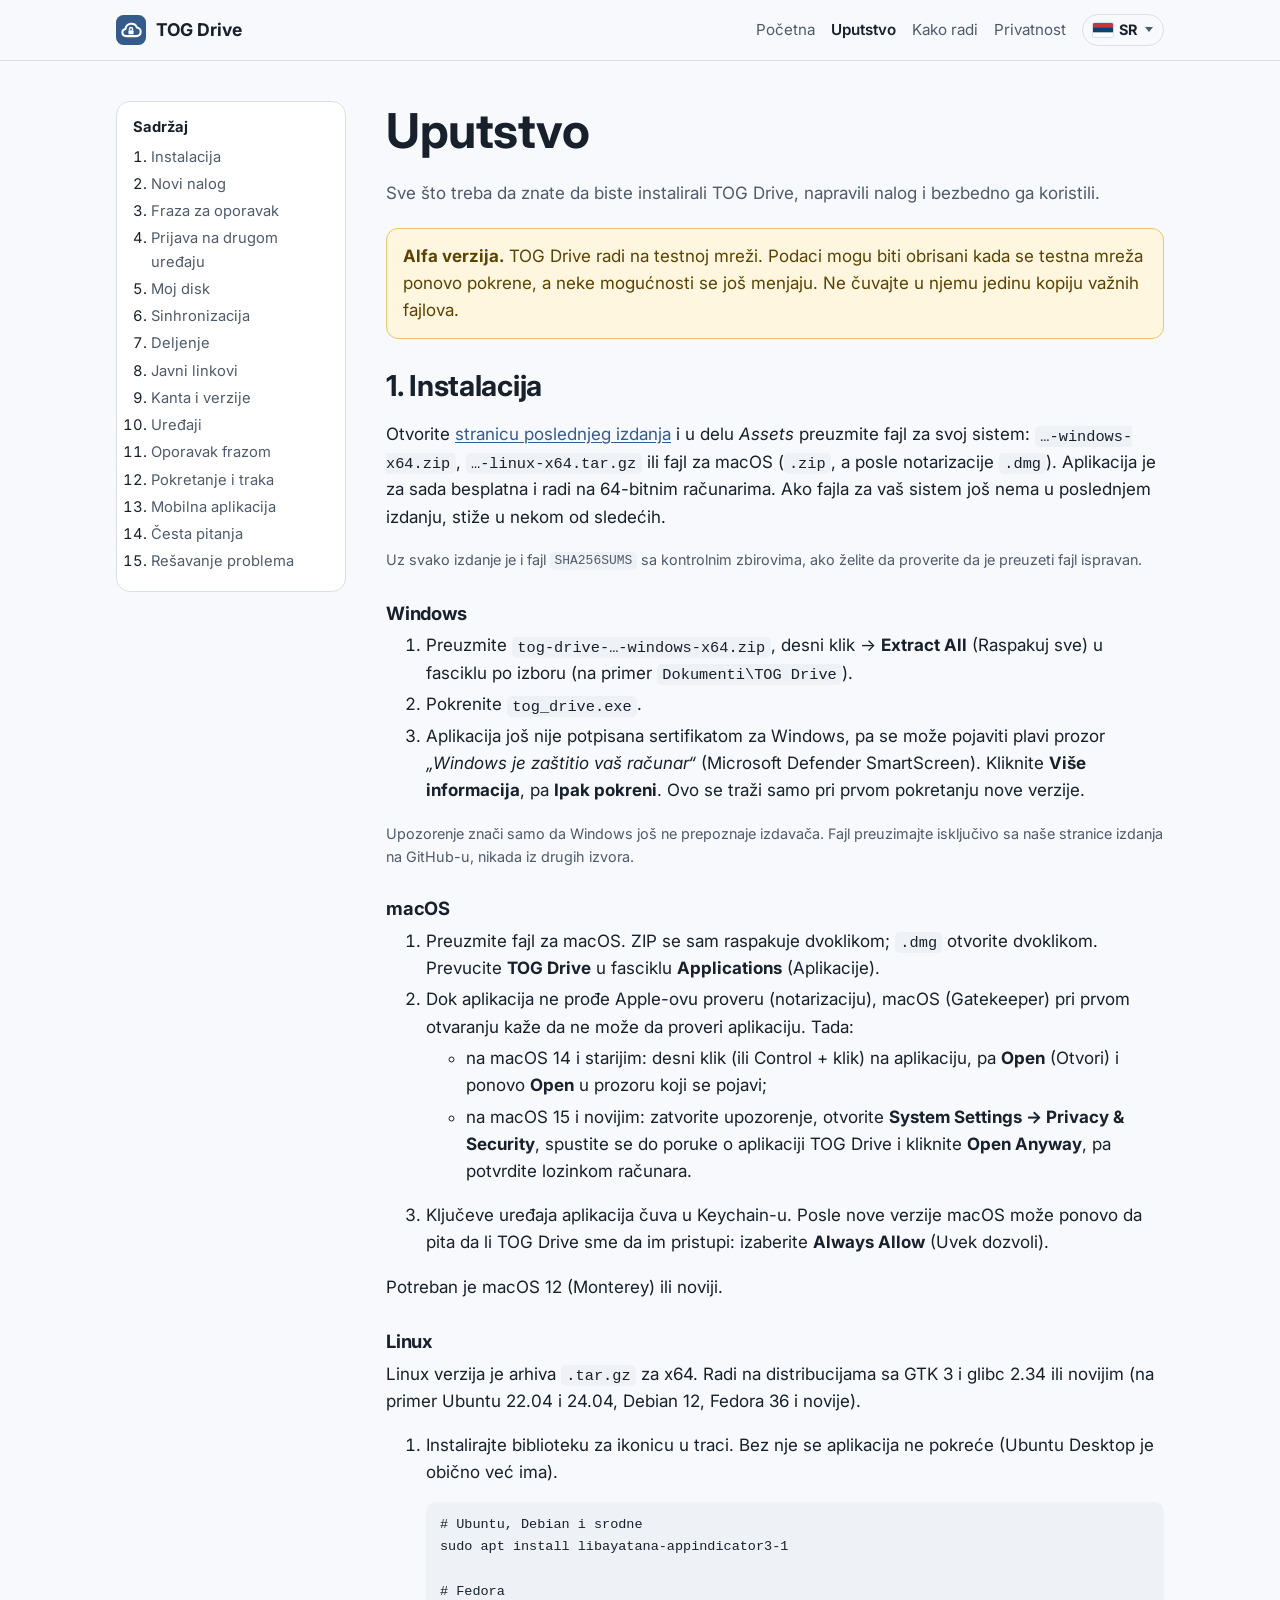
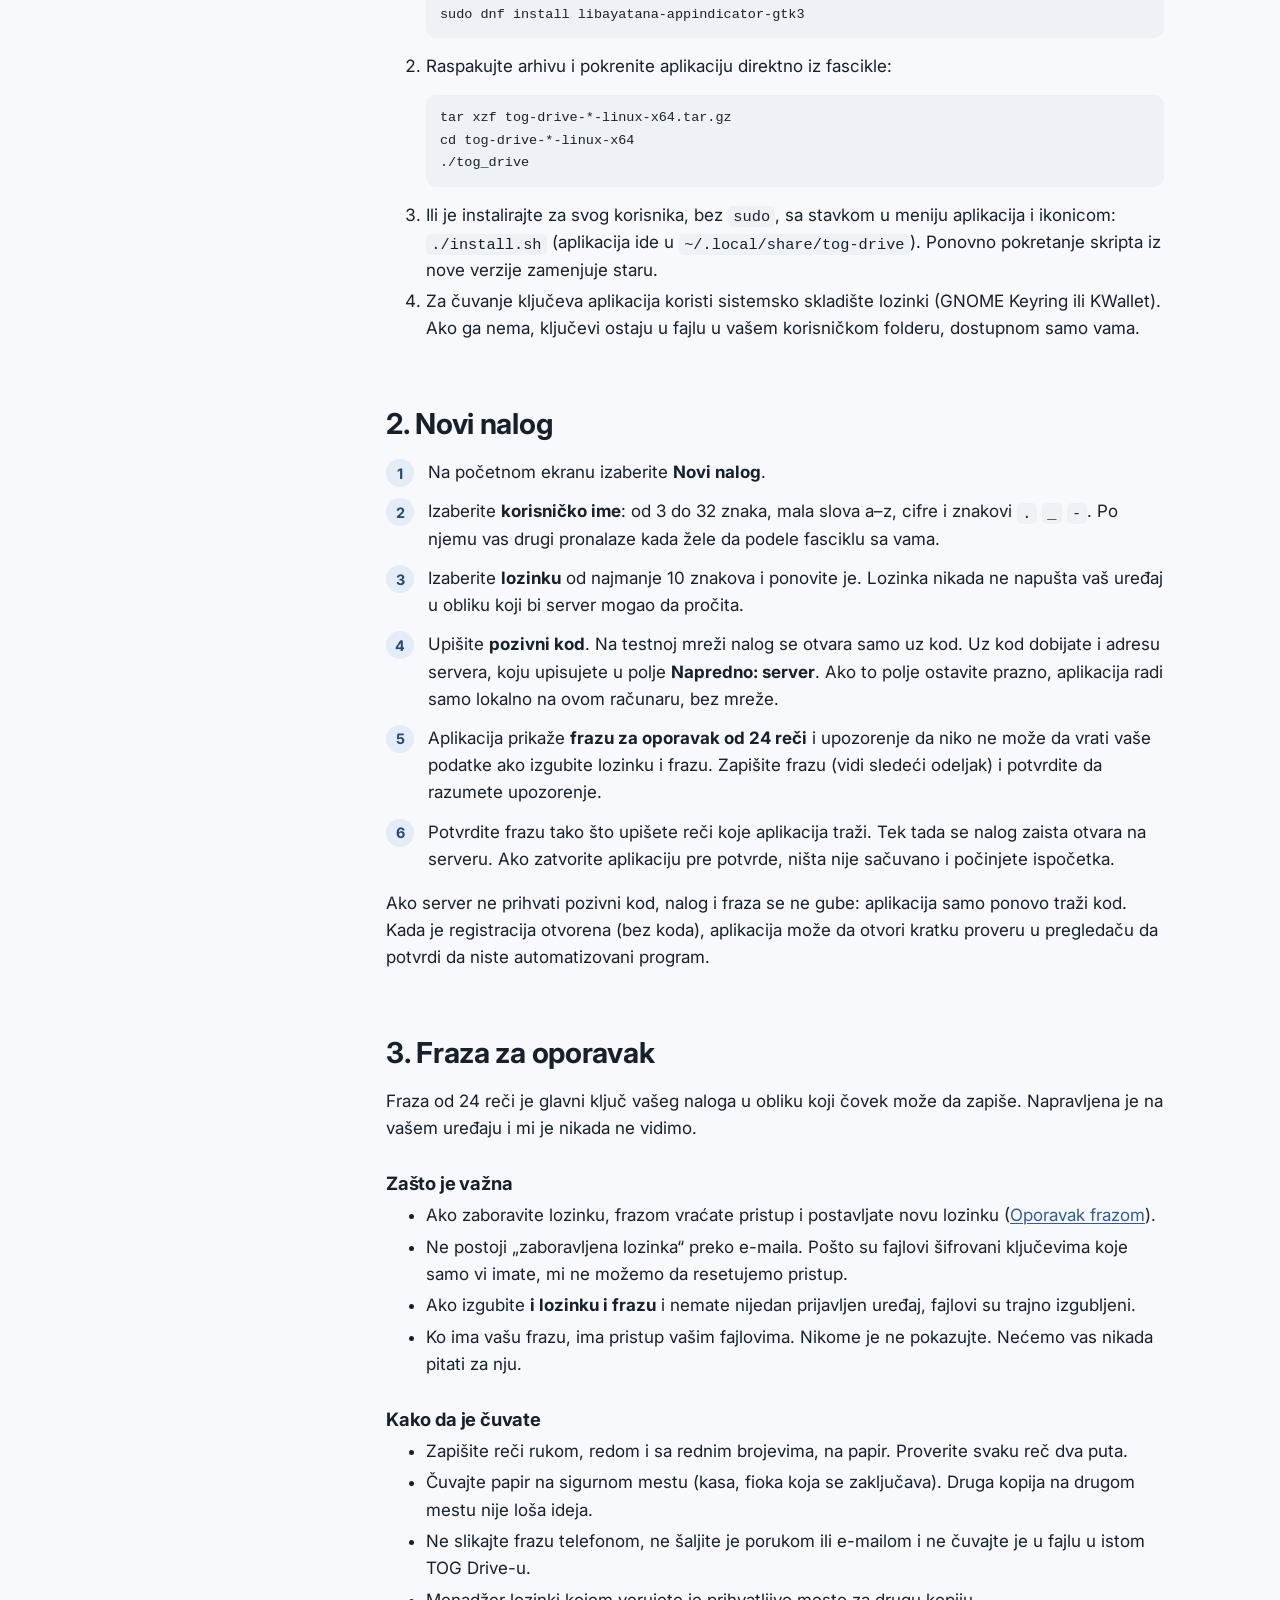
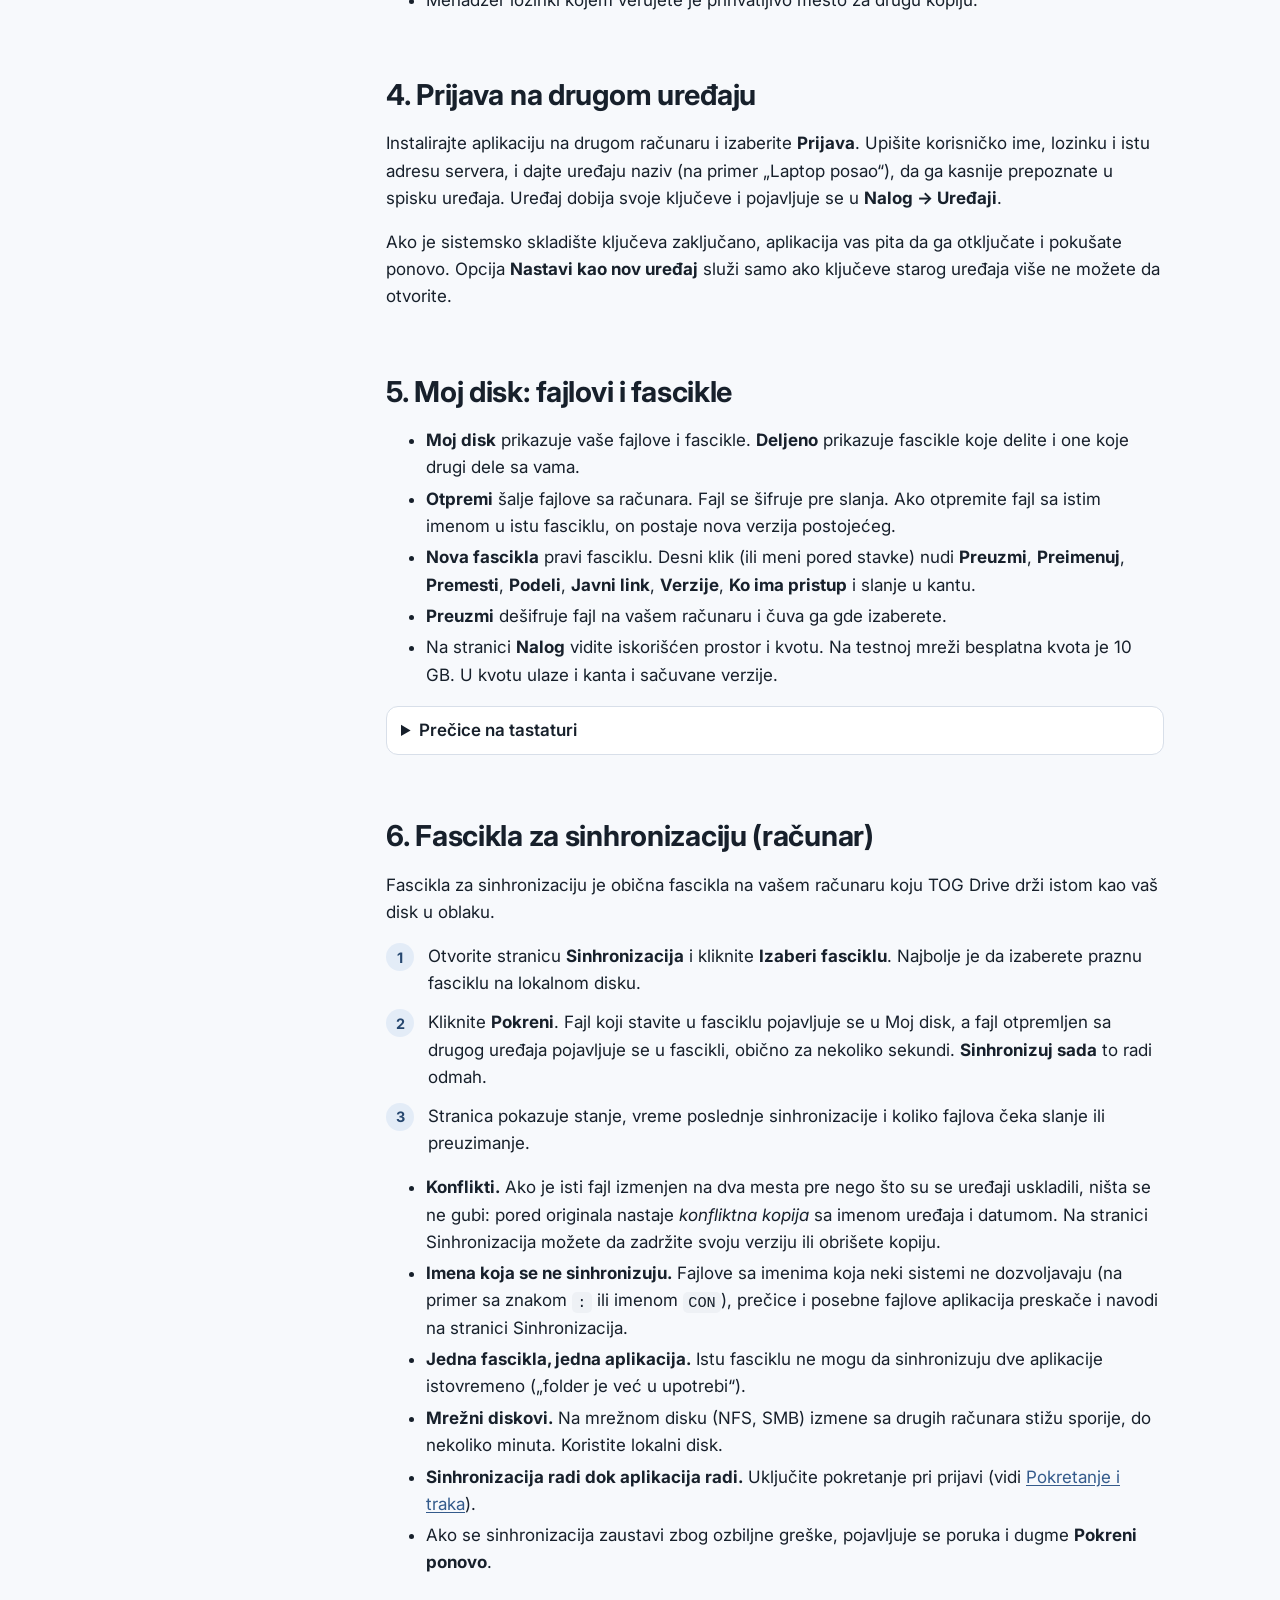
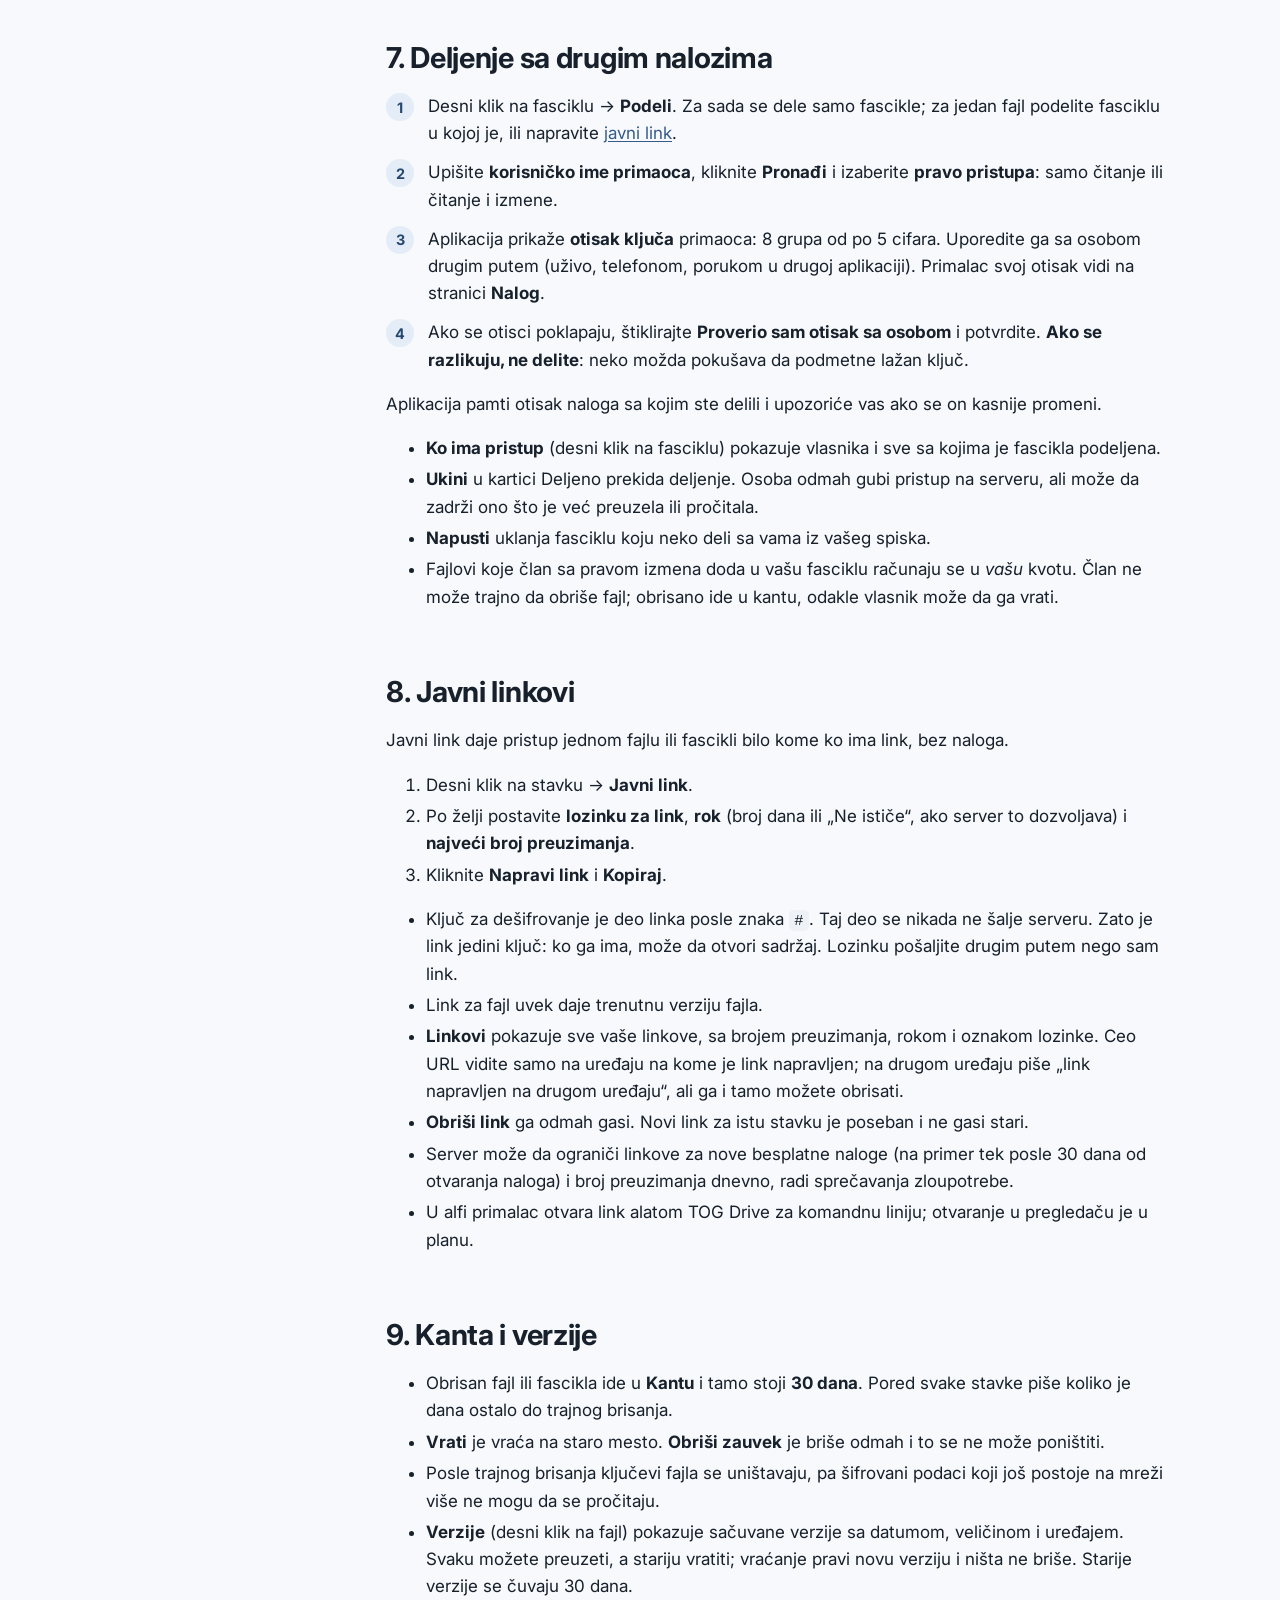
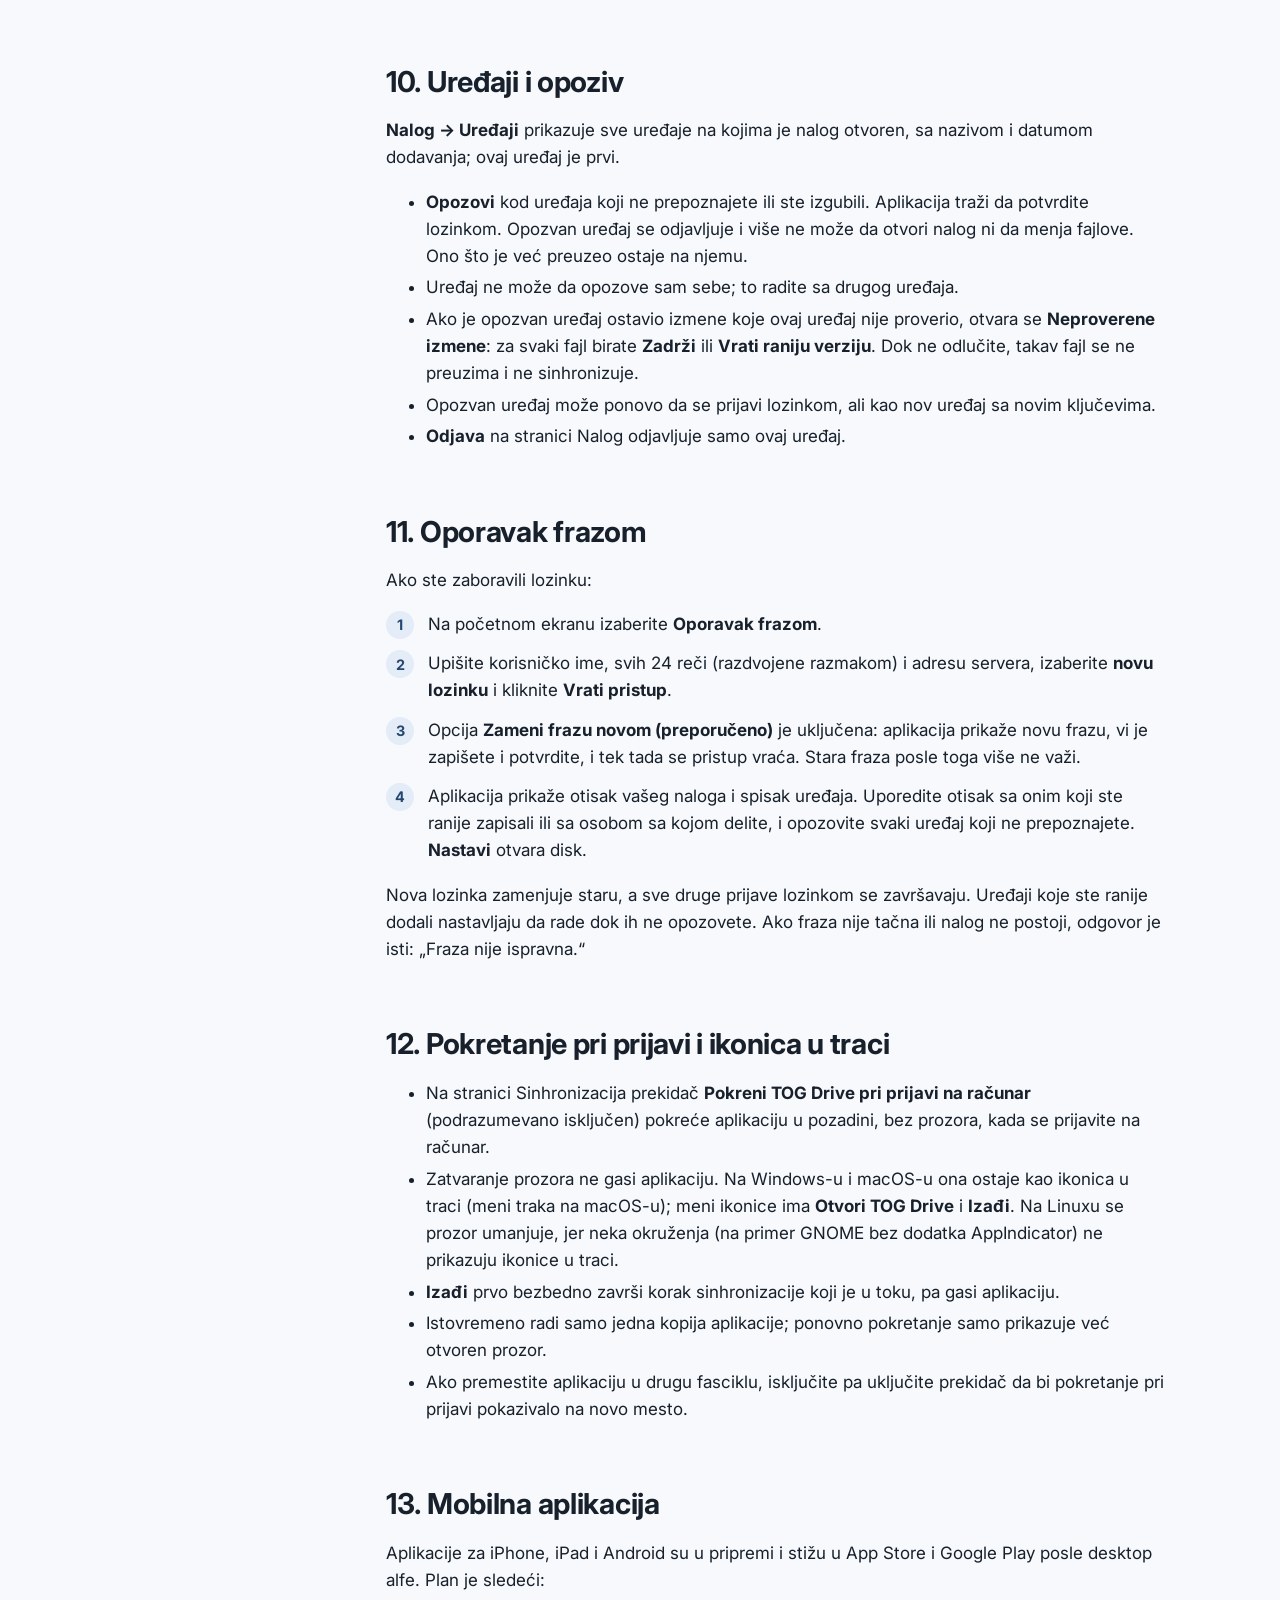
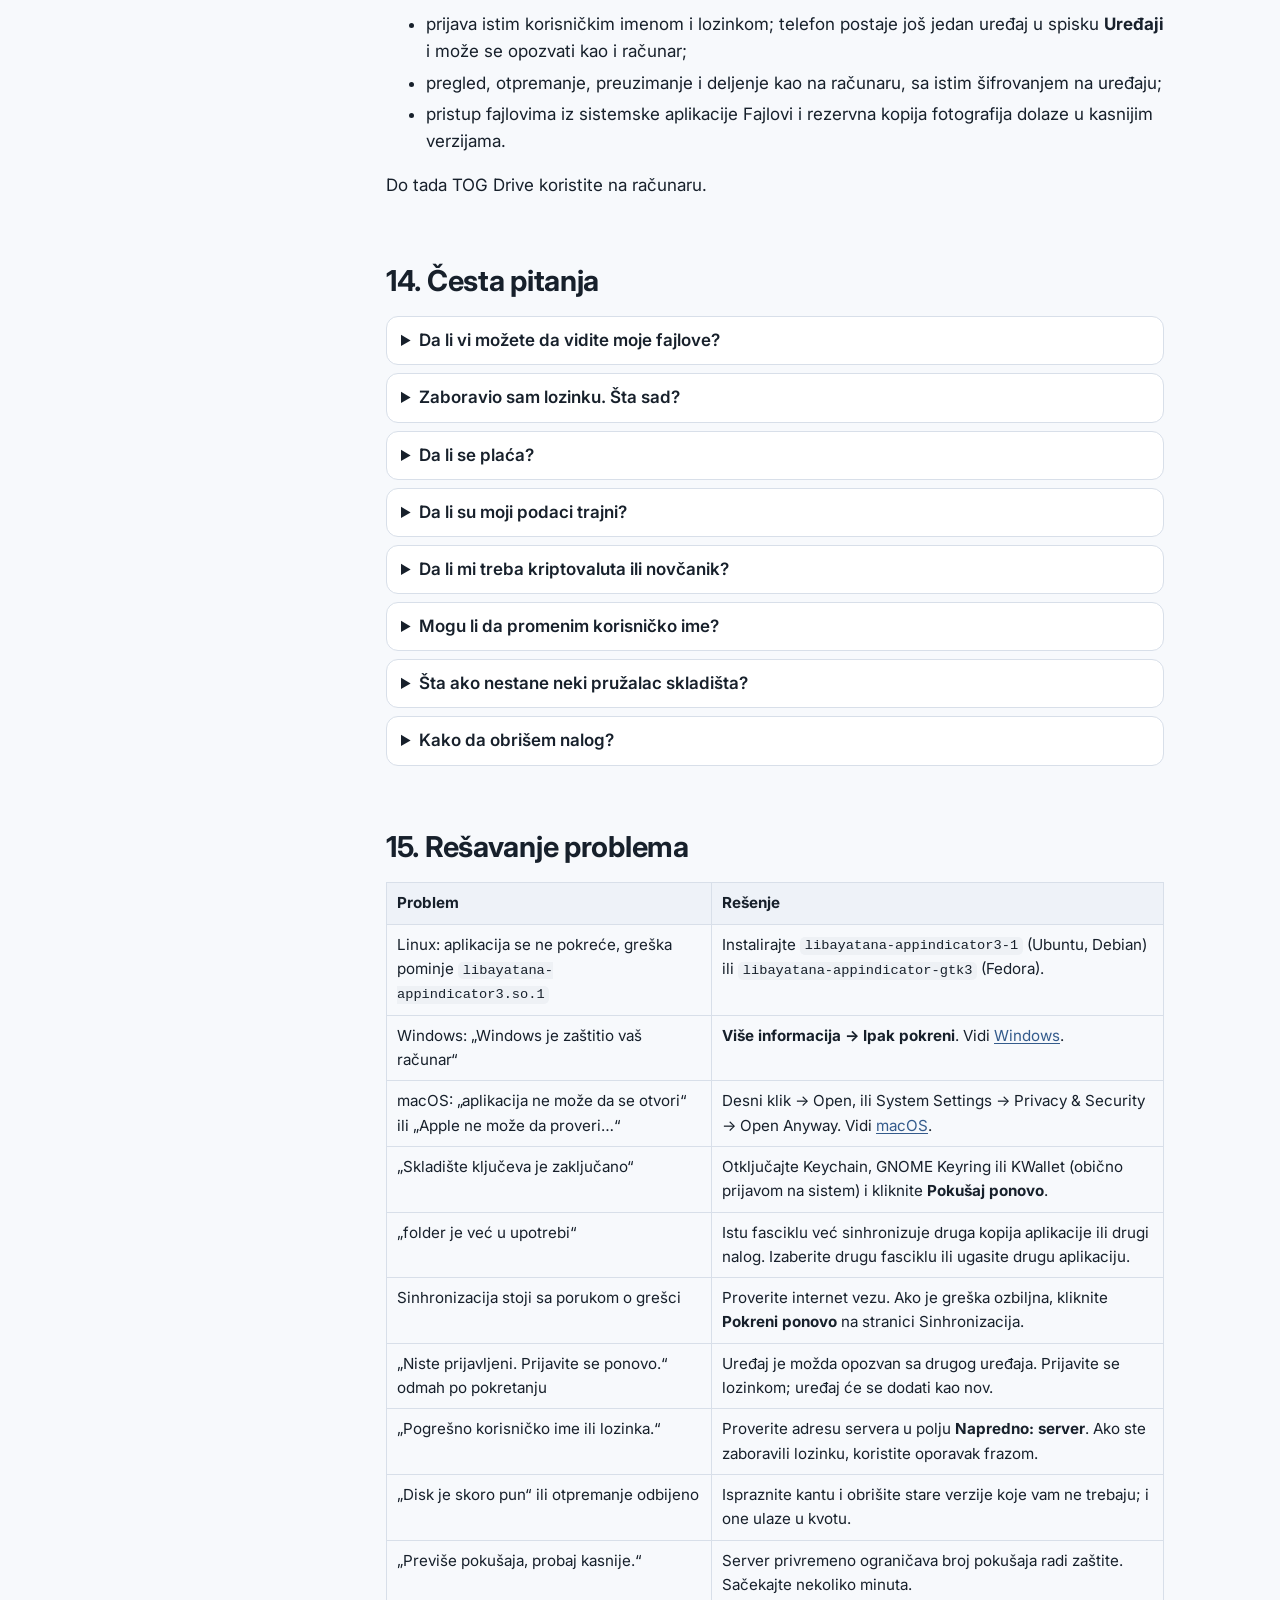
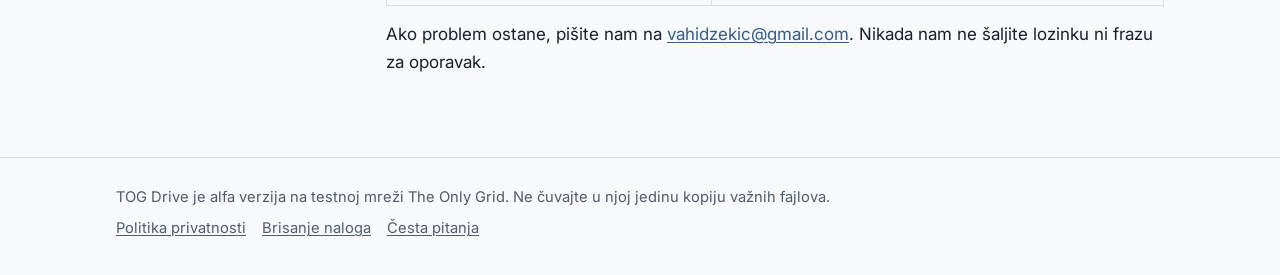
<file: uputstvo.html>
<!doctype html>
<html lang="sr-Latn">
<head>
<meta charset="utf-8">
<meta name="viewport" content="width=device-width, initial-scale=1">
<title>Uputstvo za TOG Drive</title>
<meta name="description" content="Instalacija na Windows, macOS i Linux, pravljenje naloga, fraza za oporavak, sinhronizacija, deljenje, javni linkovi, kanta, uređaji i odgovori na česta pitanja.">
<meta name="color-scheme" content="light dark">
<meta name="theme-color" content="#345b8c">
<link rel="alternate" hreflang="sr-Latn" href="uputstvo.html">
<link rel="alternate" hreflang="en" href="en/guide.html">
<link rel="alternate" hreflang="de" href="de/anleitung.html">
<link rel="alternate" hreflang="x-default" href="en/guide.html">
<link rel="icon" href="favicon.svg" type="image/svg+xml">
<link rel="preconnect" href="https://fonts.googleapis.com">
<link rel="preconnect" href="https://fonts.gstatic.com" crossorigin>
<link rel="stylesheet" href="https://fonts.googleapis.com/css2?family=Inter:wght@400;600;700&amp;display=swap">
<link rel="stylesheet" href="style.css">
</head>
<body>
<a class="skip" href="#sadrzaj">Preskoči na sadržaj</a>
<header class="site-header">
  <div class="wrap">
    <a class="brand" href="index.html"><svg viewBox="0 0 32 32" aria-hidden="true"><rect width="32" height="32" rx="8" fill="#345b8c"/><path d="M10.2 22.5h11.6a4.6 4.6 0 0 0 .6-9.15 6.4 6.4 0 0 0-12.3 1.6 3.8 3.8 0 0 0 .1 7.55z" fill="none" stroke="#fff" stroke-width="2.2" stroke-linejoin="round"/><rect x="13.3" y="16.2" width="5.4" height="4.4" rx="1" fill="#fff"/><path d="M14.4 16.3v-1.3a1.6 1.6 0 0 1 3.2 0v1.3" fill="none" stroke="#fff" stroke-width="1.5"/></svg><span>TOG Drive</span></a>
    <nav class="nav" aria-label="Glavni meni">
      <a href="index.html">Početna</a> <a href="uputstvo.html" aria-current="page">Uputstvo</a> <a href="kako-radi.html">Kako radi</a> <a href="privatnost.html">Privatnost</a> <details class="langmenu"><summary aria-label="Jezik: Srpski"><img src="flags/sr.svg" alt="" width="20" height="14"><b>SR</b></summary><ul><li><a href="uputstvo.html" hreflang="sr-Latn" lang="sr-Latn" aria-current="true"><img src="flags/sr.svg" alt="" width="20" height="14"><b>SR</b><span>Srpski</span></a></li><li><a href="en/guide.html" hreflang="en" lang="en"><img src="flags/en.svg" alt="" width="20" height="14"><b>EN</b><span>English</span></a></li><li><a href="de/anleitung.html" hreflang="de" lang="de"><img src="flags/de.svg" alt="" width="20" height="14"><b>DE</b><span>Deutsch</span></a></li></ul></details>
    </nav>
  </div>
</header>
<main id="sadrzaj">
<div class="page">
  <div class="wrap with-toc">
    <nav class="toc" aria-label="Sadržaj">
      <strong>Sadržaj</strong>
      <ol>
        <li><a href="#instalacija">Instalacija</a></li>
        <li><a href="#nalog">Novi nalog</a></li>
        <li><a href="#fraza">Fraza za oporavak</a></li>
        <li><a href="#prijava">Prijava na drugom uređaju</a></li>
        <li><a href="#pregledac">Moj disk</a></li>
        <li><a href="#sinhronizacija">Sinhronizacija</a></li>
        <li><a href="#deljenje">Deljenje</a></li>
        <li><a href="#linkovi">Javni linkovi</a></li>
        <li><a href="#kanta">Kanta i verzije</a></li>
        <li><a href="#uredjaji">Uređaji</a></li>
        <li><a href="#oporavak">Oporavak frazom</a></li>
        <li><a href="#pokretanje">Pokretanje i traka</a></li>
        <li><a href="#mobilni">Mobilna aplikacija</a></li>
        <li><a href="#cesta-pitanja">Česta pitanja</a></li>
        <li><a href="#problemi">Rešavanje problema</a></li>
      </ol>
    </nav>
    <article>
      <h1>Uputstvo</h1>
      <p class="lead muted">Sve što treba da znate da biste instalirali TOG Drive, napravili nalog i bezbedno ga koristili.</p>
      <div class="warn"><p><strong>Alfa verzija.</strong> TOG Drive radi na testnoj mreži. Podaci mogu biti obrisani kada se testna mreža ponovo pokrene, a neke mogućnosti se još menjaju. Ne čuvajte u njemu jedinu kopiju važnih fajlova.</p></div>

      <h2 id="instalacija">1. Instalacija</h2>
      <p>Otvorite <a href="https://github.com/vahidzekic/theonlygrid-drive/releases/latest">stranicu poslednjeg izdanja</a> i u delu <em>Assets</em> preuzmite fajl za svoj sistem: <code>…-windows-x64.zip</code>, <code>…-linux-x64.tar.gz</code> ili fajl za macOS (<code>.zip</code>, a posle notarizacije <code>.dmg</code>). Aplikacija je za sada besplatna i radi na 64-bitnim računarima. Ako fajla za vaš sistem još nema u poslednjem izdanju, stiže u nekom od sledećih.</p>
      <p class="fine">Uz svako izdanje je i fajl <code>SHA256SUMS</code> sa kontrolnim zbirovima, ako želite da proverite da je preuzeti fajl ispravan.</p>

      <h3 id="windows">Windows</h3>
      <ol>
        <li>Preuzmite <code>tog-drive-…-windows-x64.zip</code>, desni klik → <strong>Extract All</strong> (Raspakuj sve) u fasciklu po izboru (na primer <code>Dokumenti\TOG Drive</code>).</li>
        <li>Pokrenite <code>tog_drive.exe</code>.</li>
        <li>Aplikacija još nije potpisana sertifikatom za Windows, pa se može pojaviti plavi prozor <em>„Windows je zaštitio vaš računar“</em> (Microsoft Defender SmartScreen). Kliknite <strong>Više informacija</strong>, pa <strong>Ipak pokreni</strong>. Ovo se traži samo pri prvom pokretanju nove verzije.</li>
      </ol>
      <p class="fine">Upozorenje znači samo da Windows još ne prepoznaje izdavača. Fajl preuzimajte isključivo sa naše stranice izdanja na GitHub-u, nikada iz drugih izvora.</p>

      <h3 id="macos">macOS</h3>
      <ol>
        <li>Preuzmite fajl za macOS. ZIP se sam raspakuje dvoklikom; <code>.dmg</code> otvorite dvoklikom. Prevucite <strong>TOG Drive</strong> u fasciklu <strong>Applications</strong> (Aplikacije).</li>
        <li>Dok aplikacija ne prođe Apple-ovu proveru (notarizaciju), macOS (Gatekeeper) pri prvom otvaranju kaže da ne može da proveri aplikaciju. Tada:
          <ul>
            <li>na macOS 14 i starijim: desni klik (ili Control + klik) na aplikaciju, pa <strong>Open</strong> (Otvori) i ponovo <strong>Open</strong> u prozoru koji se pojavi;</li>
            <li>na macOS 15 i novijim: zatvorite upozorenje, otvorite <strong>System Settings → Privacy &amp; Security</strong>, spustite se do poruke o aplikaciji TOG Drive i kliknite <strong>Open Anyway</strong>, pa potvrdite lozinkom računara.</li>
          </ul>
        </li>
        <li>Ključeve uređaja aplikacija čuva u Keychain-u. Posle nove verzije macOS može ponovo da pita da li TOG Drive sme da im pristupi: izaberite <strong>Always Allow</strong> (Uvek dozvoli).</li>
      </ol>
      <p>Potreban je macOS 12 (Monterey) ili noviji.</p>

      <h3 id="linux">Linux</h3>
      <p>Linux verzija je arhiva <code>.tar.gz</code> za x64. Radi na distribucijama sa GTK 3 i glibc 2.34 ili novijim (na primer Ubuntu 22.04 i 24.04, Debian 12, Fedora 36 i novije).</p>
      <ol>
        <li>Instalirajte biblioteku za ikonicu u traci. Bez nje se aplikacija ne pokreće (Ubuntu Desktop je obično već ima).
<pre><code># Ubuntu, Debian i srodne
sudo apt install libayatana-appindicator3-1

# Fedora
sudo dnf install libayatana-appindicator-gtk3</code></pre></li>
        <li>Raspakujte arhivu i pokrenite aplikaciju direktno iz fascikle:
<pre><code>tar xzf tog-drive-*-linux-x64.tar.gz
cd tog-drive-*-linux-x64
./tog_drive</code></pre></li>
        <li>Ili je instalirajte za svog korisnika, bez <code>sudo</code>, sa stavkom u meniju aplikacija i ikonicom: <code>./install.sh</code> (aplikacija ide u <code>~/.local/share/tog-drive</code>). Ponovno pokretanje skripta iz nove verzije zamenjuje staru.</li>
        <li>Za čuvanje ključeva aplikacija koristi sistemsko skladište lozinki (GNOME Keyring ili KWallet). Ako ga nema, ključevi ostaju u fajlu u vašem korisničkom folderu, dostupnom samo vama.</li>
      </ol>

      <h2 id="nalog">2. Novi nalog</h2>
      <ol class="steps">
        <li>Na početnom ekranu izaberite <strong>Novi nalog</strong>.</li>
        <li>Izaberite <strong>korisničko ime</strong>: od 3 do 32 znaka, mala slova a–z, cifre i znakovi <code>.</code> <code>_</code> <code>-</code>. Po njemu vas drugi pronalaze kada žele da podele fasciklu sa vama.</li>
        <li>Izaberite <strong>lozinku</strong> od najmanje 10 znakova i ponovite je. Lozinka nikada ne napušta vaš uređaj u obliku koji bi server mogao da pročita.</li>
        <li>Upišite <strong>pozivni kod</strong>. Na testnoj mreži nalog se otvara samo uz kod. Uz kod dobijate i adresu servera, koju upisujete u polje <strong>Napredno: server</strong>. Ako to polje ostavite prazno, aplikacija radi samo lokalno na ovom računaru, bez mreže.</li>
        <li>Aplikacija prikaže <strong>frazu za oporavak od 24 reči</strong> i upozorenje da niko ne može da vrati vaše podatke ako izgubite lozinku i frazu. Zapišite frazu (vidi sledeći odeljak) i potvrdite da razumete upozorenje.</li>
        <li>Potvrdite frazu tako što upišete reči koje aplikacija traži. Tek tada se nalog zaista otvara na serveru. Ako zatvorite aplikaciju pre potvrde, ništa nije sačuvano i počinjete ispočetka.</li>
      </ol>
      <p>Ako server ne prihvati pozivni kod, nalog i fraza se ne gube: aplikacija samo ponovo traži kod. Kada je registracija otvorena (bez koda), aplikacija može da otvori kratku proveru u pregledaču da potvrdi da niste automatizovani program.</p>

      <h2 id="fraza">3. Fraza za oporavak</h2>
      <p>Fraza od 24 reči je glavni ključ vašeg naloga u obliku koji čovek može da zapiše. Napravljena je na vašem uređaju i mi je nikada ne vidimo.</p>
      <h3>Zašto je važna</h3>
      <ul>
        <li>Ako zaboravite lozinku, frazom vraćate pristup i postavljate novu lozinku (<a href="#oporavak">Oporavak frazom</a>).</li>
        <li>Ne postoji „zaboravljena lozinka“ preko e-maila. Pošto su fajlovi šifrovani ključevima koje samo vi imate, mi ne možemo da resetujemo pristup.</li>
        <li>Ako izgubite <strong>i lozinku i frazu</strong> i nemate nijedan prijavljen uređaj, fajlovi su trajno izgubljeni.</li>
        <li>Ko ima vašu frazu, ima pristup vašim fajlovima. Nikome je ne pokazujte. Nećemo vas nikada pitati za nju.</li>
      </ul>
      <h3>Kako da je čuvate</h3>
      <ul>
        <li>Zapišite reči rukom, redom i sa rednim brojevima, na papir. Proverite svaku reč dva puta.</li>
        <li>Čuvajte papir na sigurnom mestu (kasa, fioka koja se zaključava). Druga kopija na drugom mestu nije loša ideja.</li>
        <li>Ne slikajte frazu telefonom, ne šaljite je porukom ili e-mailom i ne čuvajte je u fajlu u istom TOG Drive-u.</li>
        <li>Menadžer lozinki kojem verujete je prihvatljivo mesto za drugu kopiju.</li>
      </ul>

      <h2 id="prijava">4. Prijava na drugom uređaju</h2>
      <p>Instalirajte aplikaciju na drugom računaru i izaberite <strong>Prijava</strong>. Upišite korisničko ime, lozinku i istu adresu servera, i dajte uređaju naziv (na primer „Laptop posao“), da ga kasnije prepoznate u spisku uređaja. Uređaj dobija svoje ključeve i pojavljuje se u <strong>Nalog → Uređaji</strong>.</p>
      <p>Ako je sistemsko skladište ključeva zaključano, aplikacija vas pita da ga otključate i pokušate ponovo. Opcija <strong>Nastavi kao nov uređaj</strong> služi samo ako ključeve starog uređaja više ne možete da otvorite.</p>

      <h2 id="pregledac">5. Moj disk: fajlovi i fascikle</h2>
      <ul>
        <li><strong>Moj disk</strong> prikazuje vaše fajlove i fascikle. <strong>Deljeno</strong> prikazuje fascikle koje delite i one koje drugi dele sa vama.</li>
        <li><strong>Otpremi</strong> šalje fajlove sa računara. Fajl se šifruje pre slanja. Ako otpremite fajl sa istim imenom u istu fasciklu, on postaje nova verzija postojećeg.</li>
        <li><strong>Nova fascikla</strong> pravi fasciklu. Desni klik (ili meni pored stavke) nudi <strong>Preuzmi</strong>, <strong>Preimenuj</strong>, <strong>Premesti</strong>, <strong>Podeli</strong>, <strong>Javni link</strong>, <strong>Verzije</strong>, <strong>Ko ima pristup</strong> i slanje u kantu.</li>
        <li><strong>Preuzmi</strong> dešifruje fajl na vašem računaru i čuva ga gde izaberete.</li>
        <li>Na stranici <strong>Nalog</strong> vidite iskorišćen prostor i kvotu. Na testnoj mreži besplatna kvota je 10 GB. U kvotu ulaze i kanta i sačuvane verzije.</li>
      </ul>
      <details><summary>Prečice na tastaturi</summary>
        <p>Strelice, Home i End biraju stavku; Enter otvara fasciklu ili preuzima fajl; Backspace ide nazad; F2 preimenuje; Delete šalje u kantu (uz potvrdu); Ctrl+C kopira link; Shift+F10 otvara meni. Spisak je i u aplikaciji, na dugmetu sa tastaturom.</p>
      </details>

      <h2 id="sinhronizacija">6. Fascikla za sinhronizaciju (računar)</h2>
      <p>Fascikla za sinhronizaciju je obična fascikla na vašem računaru koju TOG Drive drži istom kao vaš disk u oblaku.</p>
      <ol class="steps">
        <li>Otvorite stranicu <strong>Sinhronizacija</strong> i kliknite <strong>Izaberi fasciklu</strong>. Najbolje je da izaberete praznu fasciklu na lokalnom disku.</li>
        <li>Kliknite <strong>Pokreni</strong>. Fajl koji stavite u fasciklu pojavljuje se u Moj disk, a fajl otpremljen sa drugog uređaja pojavljuje se u fascikli, obično za nekoliko sekundi. <strong>Sinhronizuj sada</strong> to radi odmah.</li>
        <li>Stranica pokazuje stanje, vreme poslednje sinhronizacije i koliko fajlova čeka slanje ili preuzimanje.</li>
      </ol>
      <ul>
        <li><strong>Konflikti.</strong> Ako je isti fajl izmenjen na dva mesta pre nego što su se uređaji uskladili, ništa se ne gubi: pored originala nastaje <em>konfliktna kopija</em> sa imenom uređaja i datumom. Na stranici Sinhronizacija možete da zadržite svoju verziju ili obrišete kopiju.</li>
        <li><strong>Imena koja se ne sinhronizuju.</strong> Fajlove sa imenima koja neki sistemi ne dozvoljavaju (na primer sa znakom <code>:</code> ili imenom <code>CON</code>), prečice i posebne fajlove aplikacija preskače i navodi na stranici Sinhronizacija.</li>
        <li><strong>Jedna fascikla, jedna aplikacija.</strong> Istu fasciklu ne mogu da sinhronizuju dve aplikacije istovremeno („folder je već u upotrebi“).</li>
        <li><strong>Mrežni diskovi.</strong> Na mrežnom disku (NFS, SMB) izmene sa drugih računara stižu sporije, do nekoliko minuta. Koristite lokalni disk.</li>
        <li><strong>Sinhronizacija radi dok aplikacija radi.</strong> Uključite pokretanje pri prijavi (vidi <a href="#pokretanje">Pokretanje i traka</a>).</li>
        <li>Ako se sinhronizacija zaustavi zbog ozbiljne greške, pojavljuje se poruka i dugme <strong>Pokreni ponovo</strong>.</li>
      </ul>

      <h2 id="deljenje">7. Deljenje sa drugim nalozima</h2>
      <ol class="steps">
        <li>Desni klik na fasciklu → <strong>Podeli</strong>. Za sada se dele samo fascikle; za jedan fajl podelite fasciklu u kojoj je, ili napravite <a href="#linkovi">javni link</a>.</li>
        <li>Upišite <strong>korisničko ime primaoca</strong>, kliknite <strong>Pronađi</strong> i izaberite <strong>pravo pristupa</strong>: samo čitanje ili čitanje i izmene.</li>
        <li>Aplikacija prikaže <strong>otisak ključa</strong> primaoca: 8 grupa od po 5 cifara. Uporedite ga sa osobom drugim putem (uživo, telefonom, porukom u drugoj aplikaciji). Primalac svoj otisak vidi na stranici <strong>Nalog</strong>.</li>
        <li>Ako se otisci poklapaju, štiklirajte <strong>Proverio sam otisak sa osobom</strong> i potvrdite. <strong>Ako se razlikuju, ne delite</strong>: neko možda pokušava da podmetne lažan ključ.</li>
      </ol>
      <p>Aplikacija pamti otisak naloga sa kojim ste delili i upozoriće vas ako se on kasnije promeni.</p>
      <ul>
        <li><strong>Ko ima pristup</strong> (desni klik na fasciklu) pokazuje vlasnika i sve sa kojima je fascikla podeljena.</li>
        <li><strong>Ukini</strong> u kartici Deljeno prekida deljenje. Osoba odmah gubi pristup na serveru, ali može da zadrži ono što je već preuzela ili pročitala.</li>
        <li><strong>Napusti</strong> uklanja fasciklu koju neko deli sa vama iz vašeg spiska.</li>
        <li>Fajlovi koje član sa pravom izmena doda u vašu fasciklu računaju se u <em>vašu</em> kvotu. Član ne može trajno da obriše fajl; obrisano ide u kantu, odakle vlasnik može da ga vrati.</li>
      </ul>

      <h2 id="linkovi">8. Javni linkovi</h2>
      <p>Javni link daje pristup jednom fajlu ili fascikli bilo kome ko ima link, bez naloga.</p>
      <ol>
        <li>Desni klik na stavku → <strong>Javni link</strong>.</li>
        <li>Po želji postavite <strong>lozinku za link</strong>, <strong>rok</strong> (broj dana ili „Ne ističe“, ako server to dozvoljava) i <strong>najveći broj preuzimanja</strong>.</li>
        <li>Kliknite <strong>Napravi link</strong> i <strong>Kopiraj</strong>.</li>
      </ol>
      <ul>
        <li>Ključ za dešifrovanje je deo linka posle znaka <code>#</code>. Taj deo se nikada ne šalje serveru. Zato je link jedini ključ: ko ga ima, može da otvori sadržaj. Lozinku pošaljite drugim putem nego sam link.</li>
        <li>Link za fajl uvek daje trenutnu verziju fajla.</li>
        <li><strong>Linkovi</strong> pokazuje sve vaše linkove, sa brojem preuzimanja, rokom i oznakom lozinke. Ceo URL vidite samo na uređaju na kome je link napravljen; na drugom uređaju piše „link napravljen na drugom uređaju“, ali ga i tamo možete obrisati.</li>
        <li><strong>Obriši link</strong> ga odmah gasi. Novi link za istu stavku je poseban i ne gasi stari.</li>
        <li>Server može da ograniči linkove za nove besplatne naloge (na primer tek posle 30 dana od otvaranja naloga) i broj preuzimanja dnevno, radi sprečavanja zloupotrebe.</li>
        <li>U alfi primalac otvara link alatom TOG Drive za komandnu liniju; otvaranje u pregledaču je u planu.</li>
      </ul>

      <h2 id="kanta">9. Kanta i verzije</h2>
      <ul>
        <li>Obrisan fajl ili fascikla ide u <strong>Kantu</strong> i tamo stoji <strong>30 dana</strong>. Pored svake stavke piše koliko je dana ostalo do trajnog brisanja.</li>
        <li><strong>Vrati</strong> je vraća na staro mesto. <strong>Obriši zauvek</strong> je briše odmah i to se ne može poništiti.</li>
        <li>Posle trajnog brisanja ključevi fajla se uništavaju, pa šifrovani podaci koji još postoje na mreži više ne mogu da se pročitaju.</li>
        <li><strong>Verzije</strong> (desni klik na fajl) pokazuje sačuvane verzije sa datumom, veličinom i uređajem. Svaku možete preuzeti, a stariju vratiti; vraćanje pravi novu verziju i ništa ne briše. Starije verzije se čuvaju 30 dana.</li>
      </ul>

      <h2 id="uredjaji">10. Uređaji i opoziv</h2>
      <p><strong>Nalog → Uređaji</strong> prikazuje sve uređaje na kojima je nalog otvoren, sa nazivom i datumom dodavanja; ovaj uređaj je prvi.</p>
      <ul>
        <li><strong>Opozovi</strong> kod uređaja koji ne prepoznajete ili ste izgubili. Aplikacija traži da potvrdite lozinkom. Opozvan uređaj se odjavljuje i više ne može da otvori nalog ni da menja fajlove. Ono što je već preuzeo ostaje na njemu.</li>
        <li>Uređaj ne može da opozove sam sebe; to radite sa drugog uređaja.</li>
        <li>Ako je opozvan uređaj ostavio izmene koje ovaj uređaj nije proverio, otvara se <strong>Neproverene izmene</strong>: za svaki fajl birate <strong>Zadrži</strong> ili <strong>Vrati raniju verziju</strong>. Dok ne odlučite, takav fajl se ne preuzima i ne sinhronizuje.</li>
        <li>Opozvan uređaj može ponovo da se prijavi lozinkom, ali kao nov uređaj sa novim ključevima.</li>
        <li><strong>Odjava</strong> na stranici Nalog odjavljuje samo ovaj uređaj.</li>
      </ul>

      <h2 id="oporavak">11. Oporavak frazom</h2>
      <p>Ako ste zaboravili lozinku:</p>
      <ol class="steps">
        <li>Na početnom ekranu izaberite <strong>Oporavak frazom</strong>.</li>
        <li>Upišite korisničko ime, svih 24 reči (razdvojene razmakom) i adresu servera, izaberite <strong>novu lozinku</strong> i kliknite <strong>Vrati pristup</strong>.</li>
        <li>Opcija <strong>Zameni frazu novom (preporučeno)</strong> je uključena: aplikacija prikaže novu frazu, vi je zapišete i potvrdite, i tek tada se pristup vraća. Stara fraza posle toga više ne važi.</li>
        <li>Aplikacija prikaže otisak vašeg naloga i spisak uređaja. Uporedite otisak sa onim koji ste ranije zapisali ili sa osobom sa kojom delite, i opozovite svaki uređaj koji ne prepoznajete. <strong>Nastavi</strong> otvara disk.</li>
      </ol>
      <p>Nova lozinka zamenjuje staru, a sve druge prijave lozinkom se završavaju. Uređaji koje ste ranije dodali nastavljaju da rade dok ih ne opozovete. Ako fraza nije tačna ili nalog ne postoji, odgovor je isti: „Fraza nije ispravna.“</p>

      <h2 id="pokretanje">12. Pokretanje pri prijavi i ikonica u traci</h2>
      <ul>
        <li>Na stranici Sinhronizacija prekidač <strong>Pokreni TOG Drive pri prijavi na računar</strong> (podrazumevano isključen) pokreće aplikaciju u pozadini, bez prozora, kada se prijavite na računar.</li>
        <li>Zatvaranje prozora ne gasi aplikaciju. Na Windows-u i macOS-u ona ostaje kao ikonica u traci (meni traka na macOS-u); meni ikonice ima <strong>Otvori TOG Drive</strong> i <strong>Izađi</strong>. Na Linuxu se prozor umanjuje, jer neka okruženja (na primer GNOME bez dodatka AppIndicator) ne prikazuju ikonice u traci.</li>
        <li><strong>Izađi</strong> prvo bezbedno završi korak sinhronizacije koji je u toku, pa gasi aplikaciju.</li>
        <li>Istovremeno radi samo jedna kopija aplikacije; ponovno pokretanje samo prikazuje već otvoren prozor.</li>
        <li>Ako premestite aplikaciju u drugu fasciklu, isključite pa uključite prekidač da bi pokretanje pri prijavi pokazivalo na novo mesto.</li>
      </ul>

      <h2 id="mobilni">13. Mobilna aplikacija</h2>
      <p>Aplikacije za iPhone, iPad i Android su u pripremi i stižu u App Store i Google Play posle desktop alfe. Plan je sledeći:</p>
      <ul>
        <li>prijava istim korisničkim imenom i lozinkom; telefon postaje još jedan uređaj u spisku <strong>Uređaji</strong> i može se opozvati kao i računar;</li>
        <li>pregled, otpremanje, preuzimanje i deljenje kao na računaru, sa istim šifrovanjem na uređaju;</li>
        <li>pristup fajlovima iz sistemske aplikacije Fajlovi i rezervna kopija fotografija dolaze u kasnijim verzijama.</li>
      </ul>
      <p>Do tada TOG Drive koristite na računaru.</p>

      <h2 id="cesta-pitanja">14. Česta pitanja</h2>
      <details><summary>Da li vi možete da vidite moje fajlove?</summary><p>Ne. Sadržaj i imena se šifruju na vašem uređaju ključevima koje nemamo. Server vidi samo šifrovane podatke i neke tehničke podatke, kao što su približne veličine i vreme izmena. Detalji su na stranici <a href="kako-radi.html">Kako radi</a>.</p></details>
      <details><summary>Zaboravio sam lozinku. Šta sad?</summary><p>Koristite <a href="#oporavak">Oporavak frazom</a>. Ako nemate ni frazu, ali ste još prijavljeni na nekom uređaju, fajlove možete preuzeti sa tog uređaja. Bez lozinke, fraze i prijavljenog uređaja pristup se ne može vratiti.</p></details>
      <details><summary>Da li se plaća?</summary><p>Alfa je besplatna, sa 10 GB prostora za test podatke. Plaćeni paketi nisu dostupni.</p></details>
      <details><summary>Da li su moji podaci trajni?</summary><p>Na testnoj mreži nisu zagarantovani: kada se testna mreža ponovo pokrene, podaci mogu biti obrisani. Zato čuvajte kopiju važnih fajlova i na drugom mestu.</p></details>
      <details><summary>Da li mi treba kriptovaluta ili novčanik?</summary><p>Ne. Skladište na mreži plaća operater servisa. Vi koristite samo korisničko ime i lozinku.</p></details>
      <details><summary>Mogu li da promenim korisničko ime?</summary><p>Za sada ne. Ako vam treba drugo ime, napravite nov nalog i premestite fajlove.</p></details>
      <details><summary>Šta ako nestane neki pružalac skladišta?</summary><p>Svaki deo šifrovanih podataka čuva se sa rezervom kod više pružalaca, pa se fajlovi mogu sastaviti i bez nekih od njih. Više na stranici <a href="kako-radi.html#nestanak">Kako radi</a>.</p></details>
      <details><summary>Kako da obrišem nalog?</summary><p>Uputstvo je u odeljku <a href="privatnost.html#brisanje-naloga">Brisanje naloga</a> politike privatnosti.</p></details>

      <h2 id="problemi">15. Rešavanje problema</h2>
      <div class="table-wrap"><table>
        <thead><tr><th>Problem</th><th>Rešenje</th></tr></thead>
        <tbody>
          <tr><td>Linux: aplikacija se ne pokreće, greška pominje <code>libayatana-appindicator3.so.1</code></td><td>Instalirajte <code>libayatana-appindicator3-1</code> (Ubuntu, Debian) ili <code>libayatana-appindicator-gtk3</code> (Fedora).</td></tr>
          <tr><td>Windows: „Windows je zaštitio vaš računar“</td><td><strong>Više informacija → Ipak pokreni</strong>. Vidi <a href="#windows">Windows</a>.</td></tr>
          <tr><td>macOS: „aplikacija ne može da se otvori“ ili „Apple ne može da proveri…“</td><td>Desni klik → Open, ili System Settings → Privacy &amp; Security → Open Anyway. Vidi <a href="#macos">macOS</a>.</td></tr>
          <tr><td>„Skladište ključeva je zaključano“</td><td>Otključajte Keychain, GNOME Keyring ili KWallet (obično prijavom na sistem) i kliknite <strong>Pokušaj ponovo</strong>.</td></tr>
          <tr><td>„folder je već u upotrebi“</td><td>Istu fasciklu već sinhronizuje druga kopija aplikacije ili drugi nalog. Izaberite drugu fasciklu ili ugasite drugu aplikaciju.</td></tr>
          <tr><td>Sinhronizacija stoji sa porukom o grešci</td><td>Proverite internet vezu. Ako je greška ozbiljna, kliknite <strong>Pokreni ponovo</strong> na stranici Sinhronizacija.</td></tr>
          <tr><td>„Niste prijavljeni. Prijavite se ponovo.“ odmah po pokretanju</td><td>Uređaj je možda opozvan sa drugog uređaja. Prijavite se lozinkom; uređaj će se dodati kao nov.</td></tr>
          <tr><td>„Pogrešno korisničko ime ili lozinka.“</td><td>Proverite adresu servera u polju <strong>Napredno: server</strong>. Ako ste zaboravili lozinku, koristite oporavak frazom.</td></tr>
          <tr><td>„Disk je skoro pun“ ili otpremanje odbijeno</td><td>Ispraznite kantu i obrišite stare verzije koje vam ne trebaju; i one ulaze u kvotu.</td></tr>
          <tr><td>„Previše pokušaja, probaj kasnije.“</td><td>Server privremeno ograničava broj pokušaja radi zaštite. Sačekajte nekoliko minuta.</td></tr>
        </tbody>
      </table></div>
      <p>Ako problem ostane, pišite nam na <a href="mailto:vahidzekic@gmail.com">vahidzekic@gmail.com</a>. Nikada nam ne šaljite lozinku ni frazu za oporavak.</p>
    </article>
  </div>
</div>
</main>
<footer class="site-footer">
  <div class="wrap">
    <span>TOG Drive je alfa verzija na testnoj mreži The Only Grid. Ne čuvajte u njoj jedinu kopiju važnih fajlova.</span>
    <nav aria-label="Footer"><a href="privatnost.html">Politika privatnosti</a> <a href="privatnost.html#brisanje-naloga">Brisanje naloga</a> <a href="uputstvo.html#cesta-pitanja">Česta pitanja</a></nav>
  </div>
</footer>
</body>
</html>
</file>
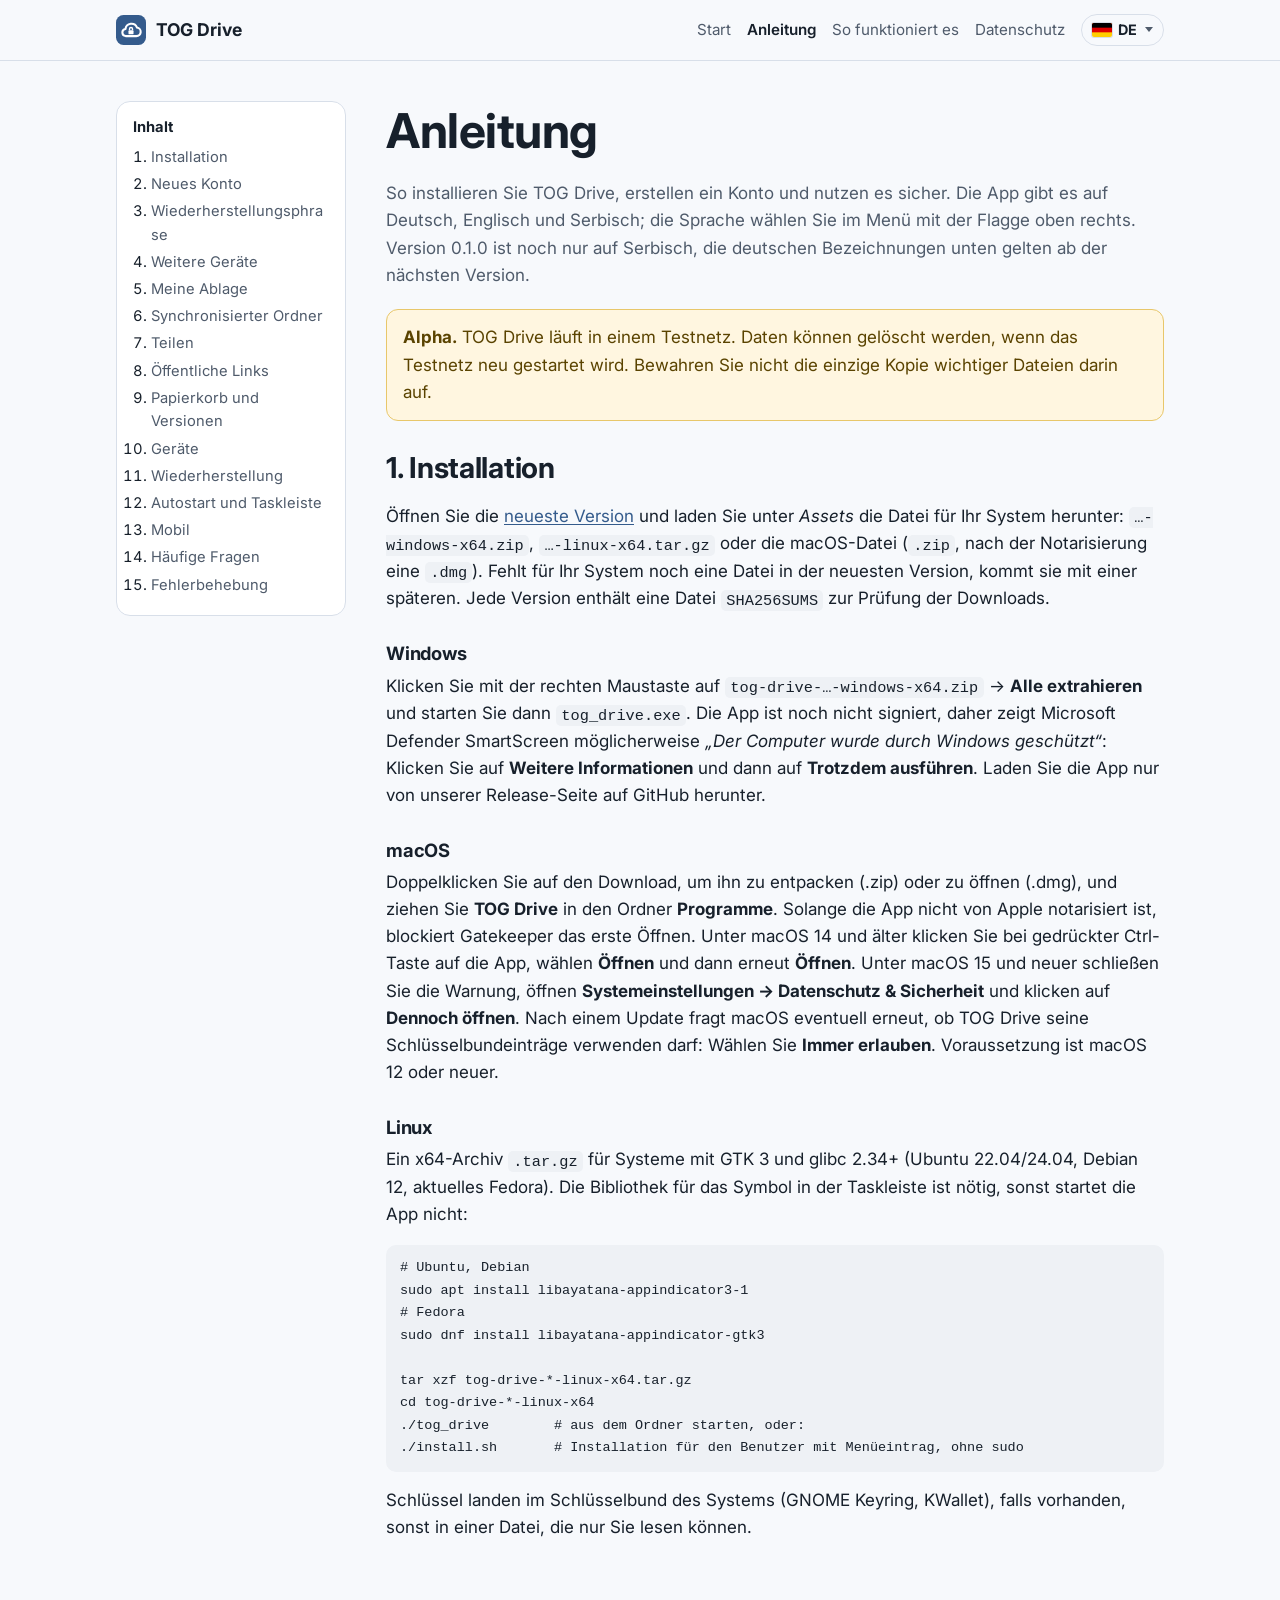
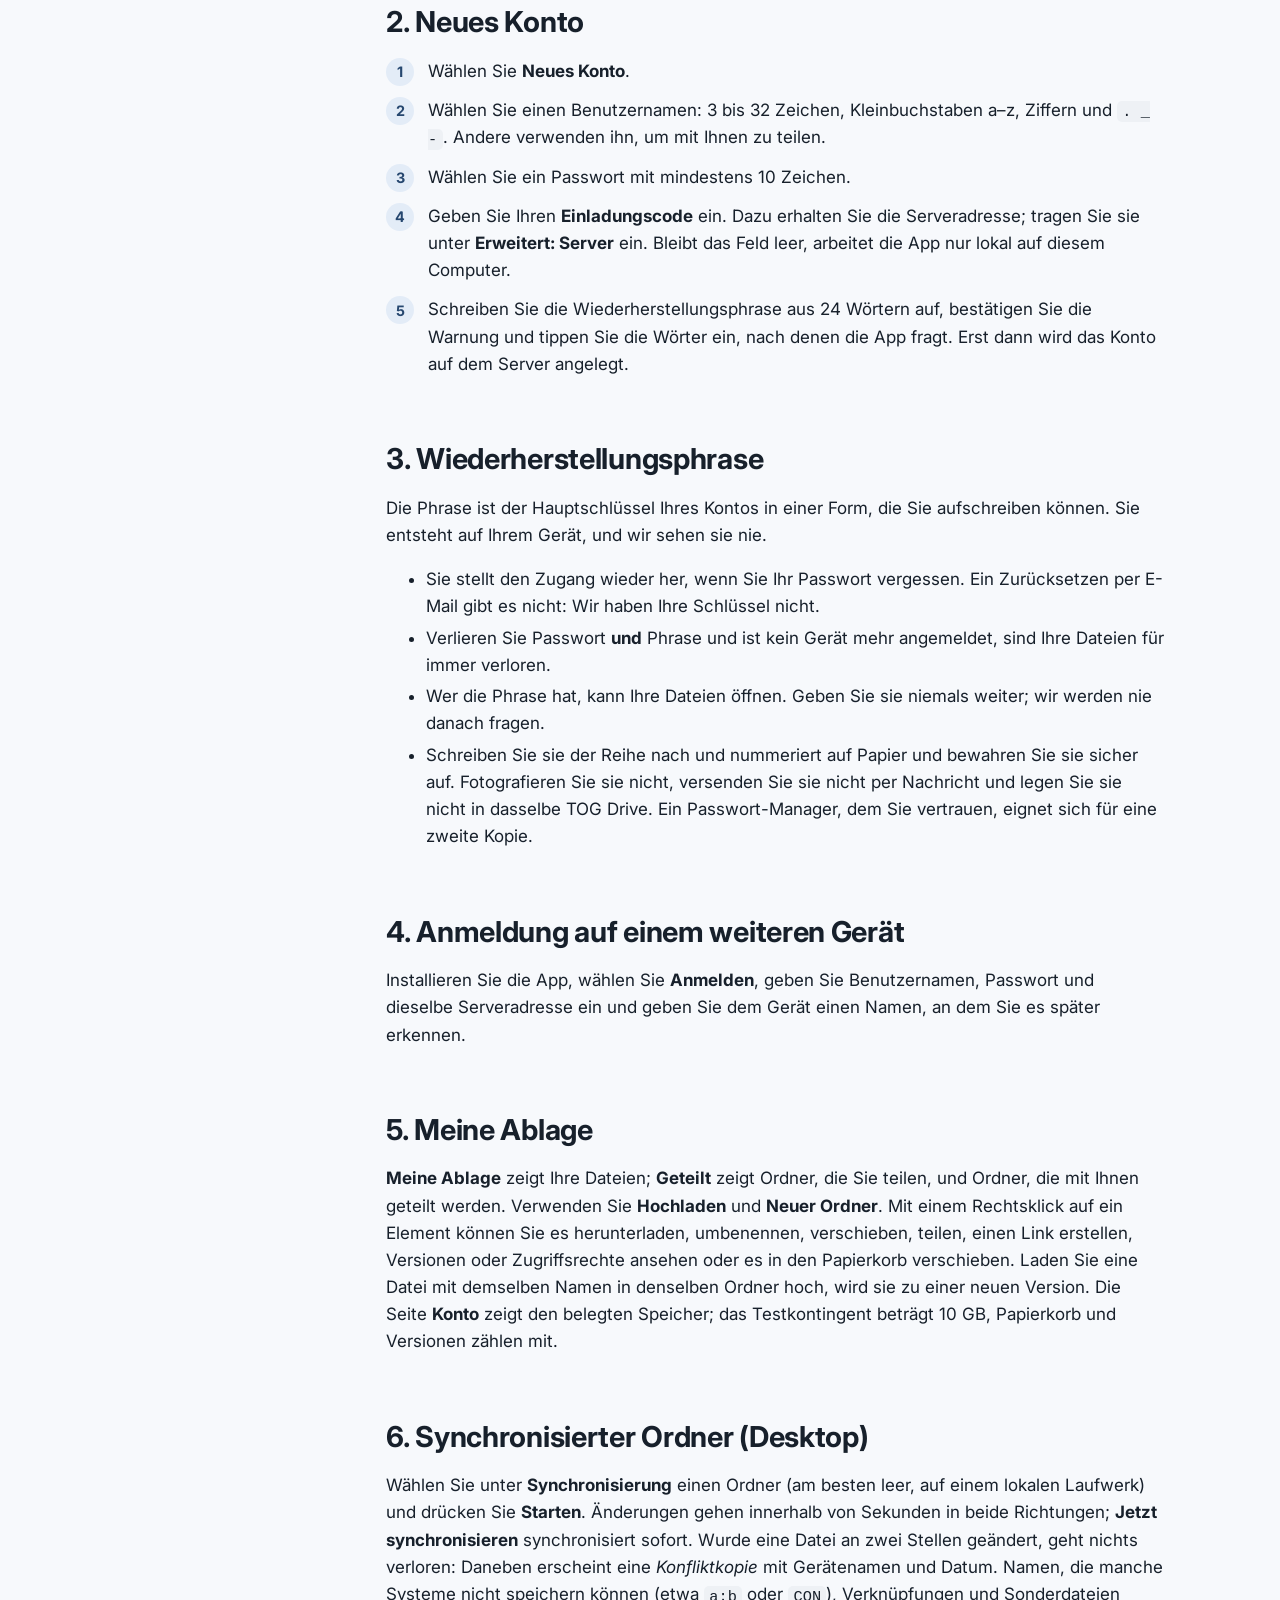
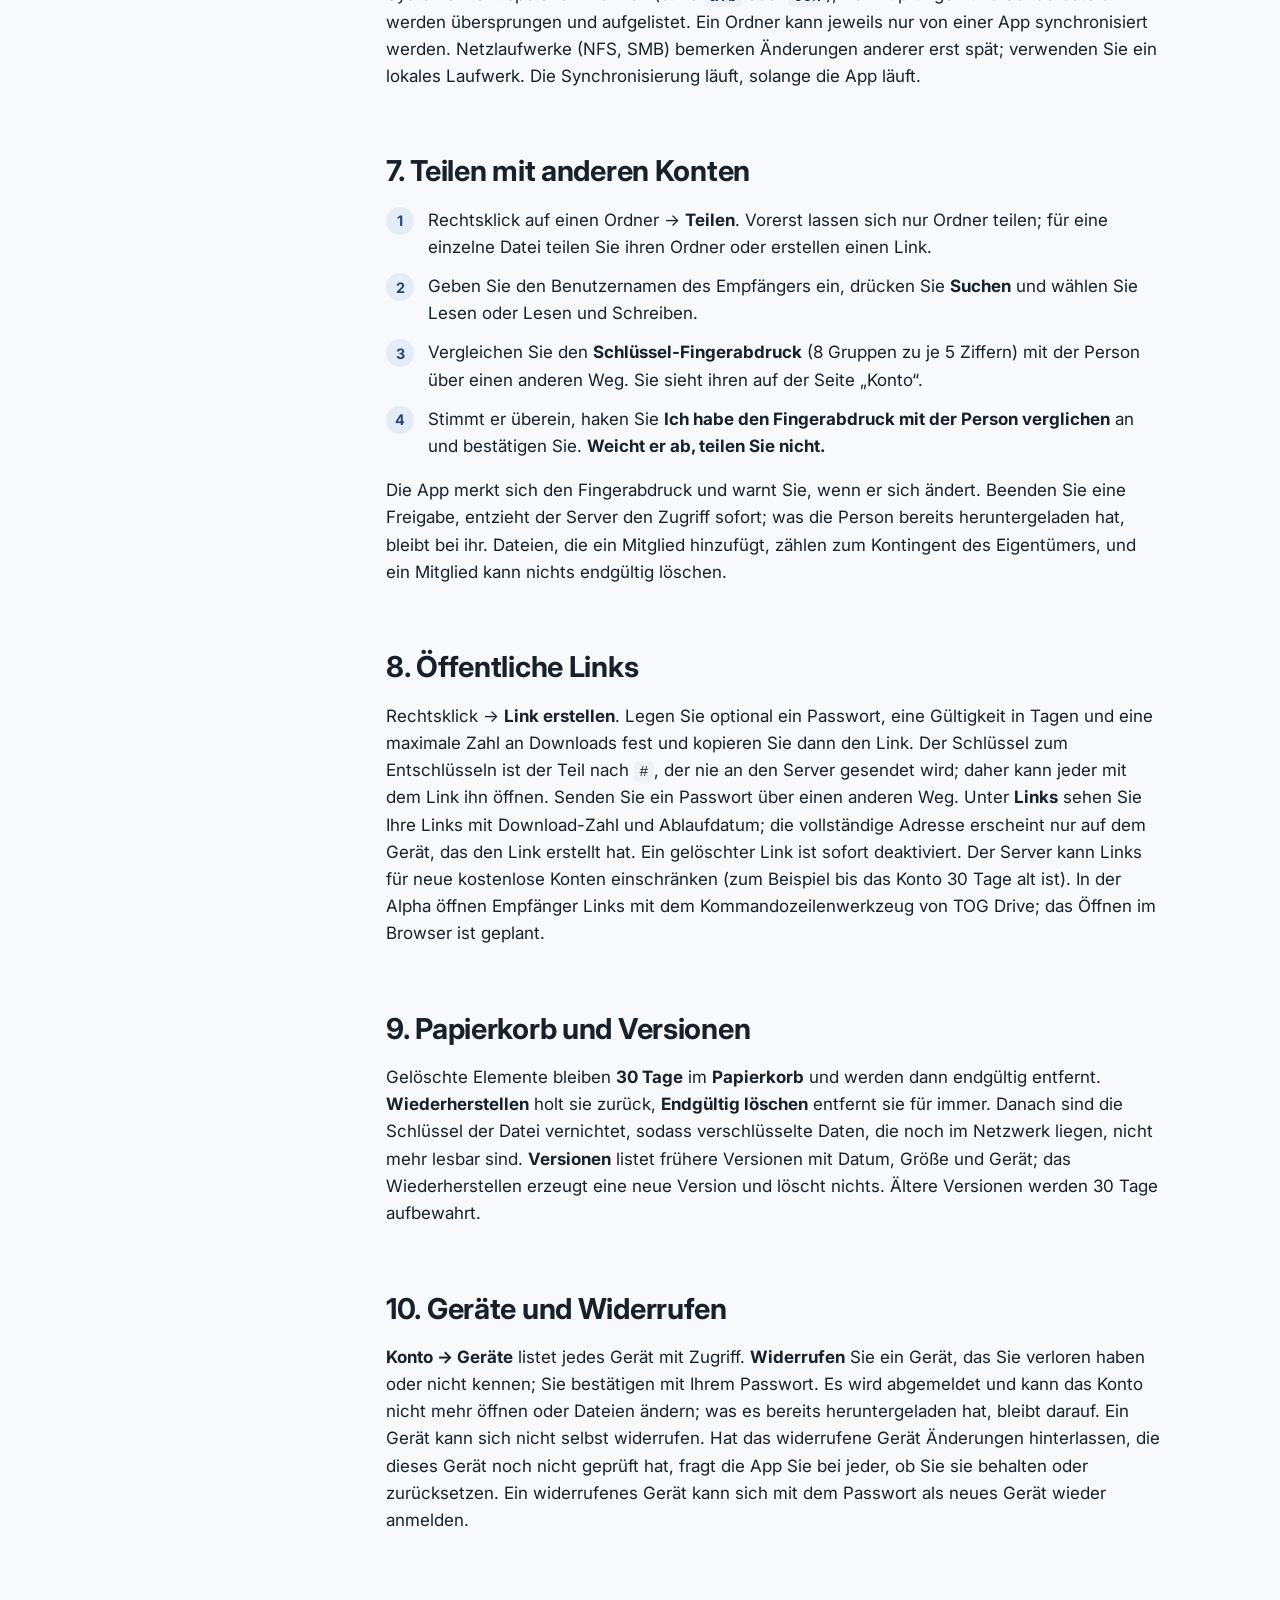
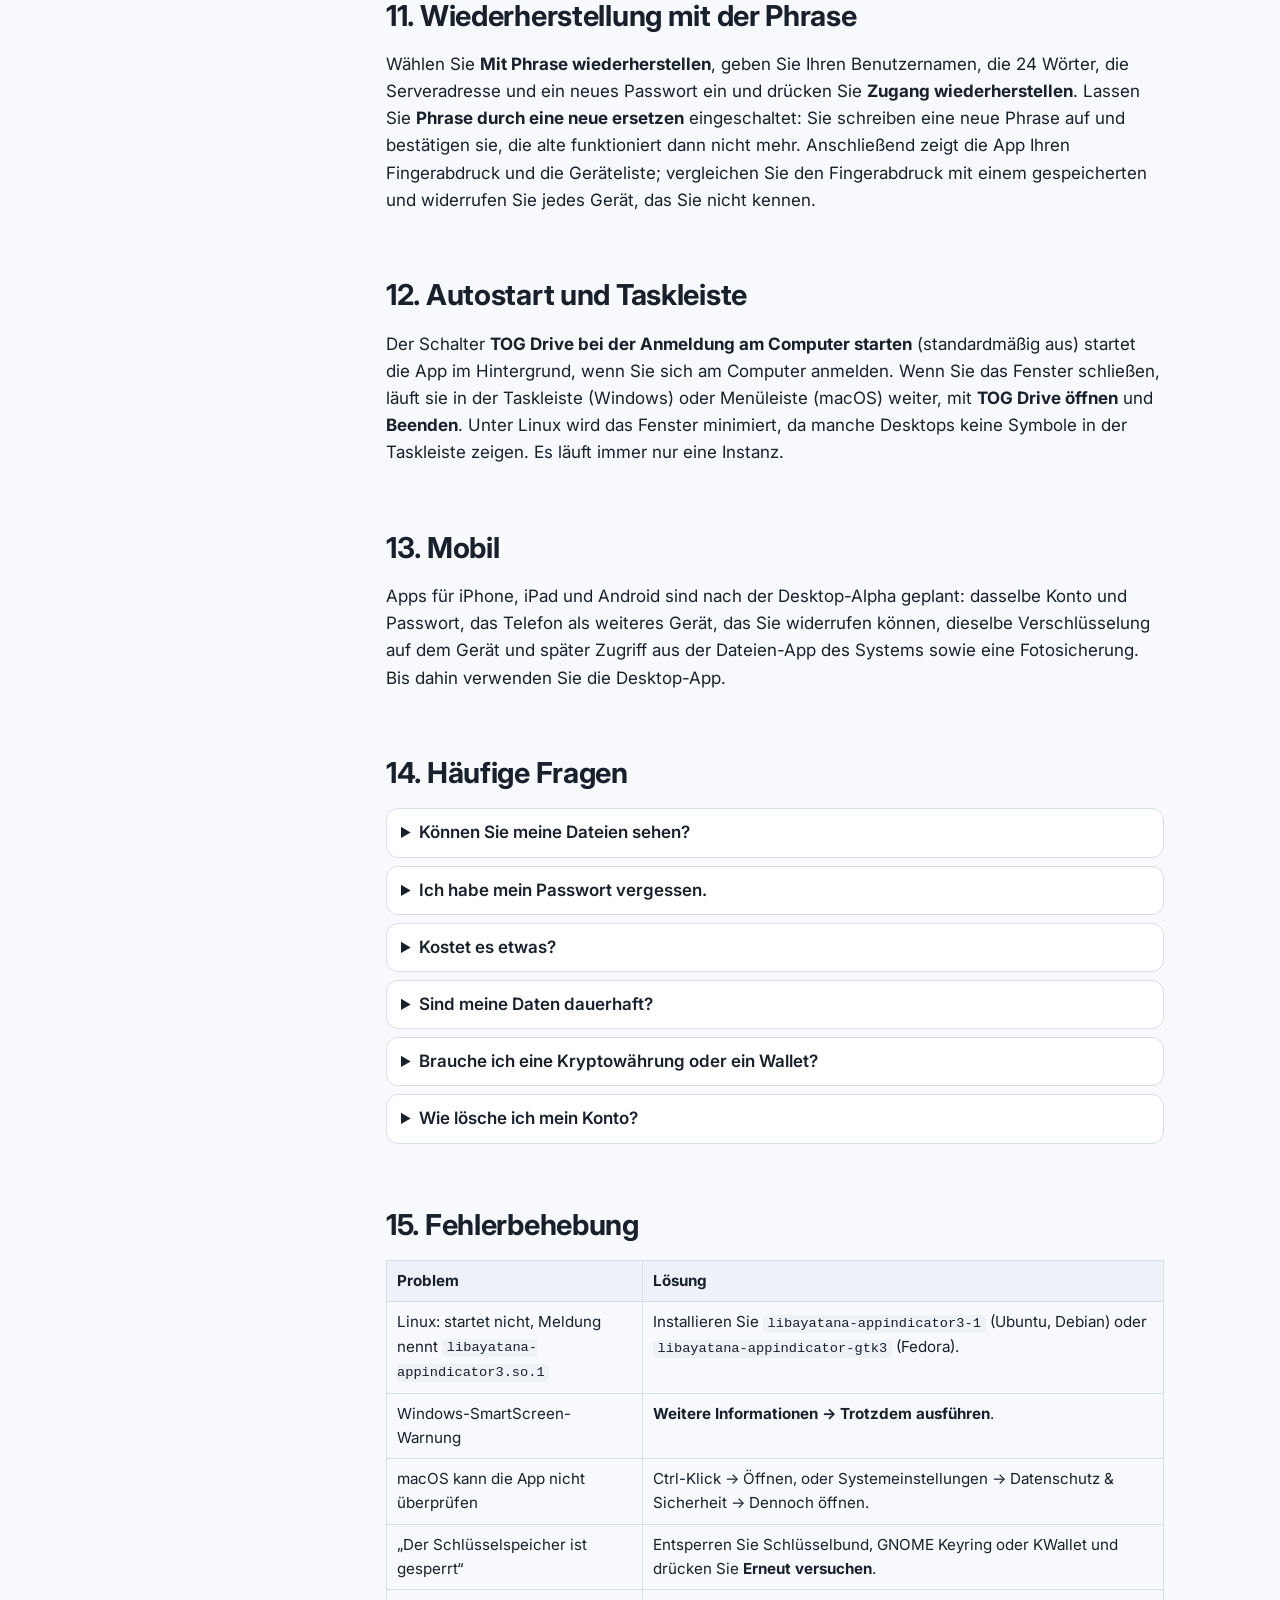
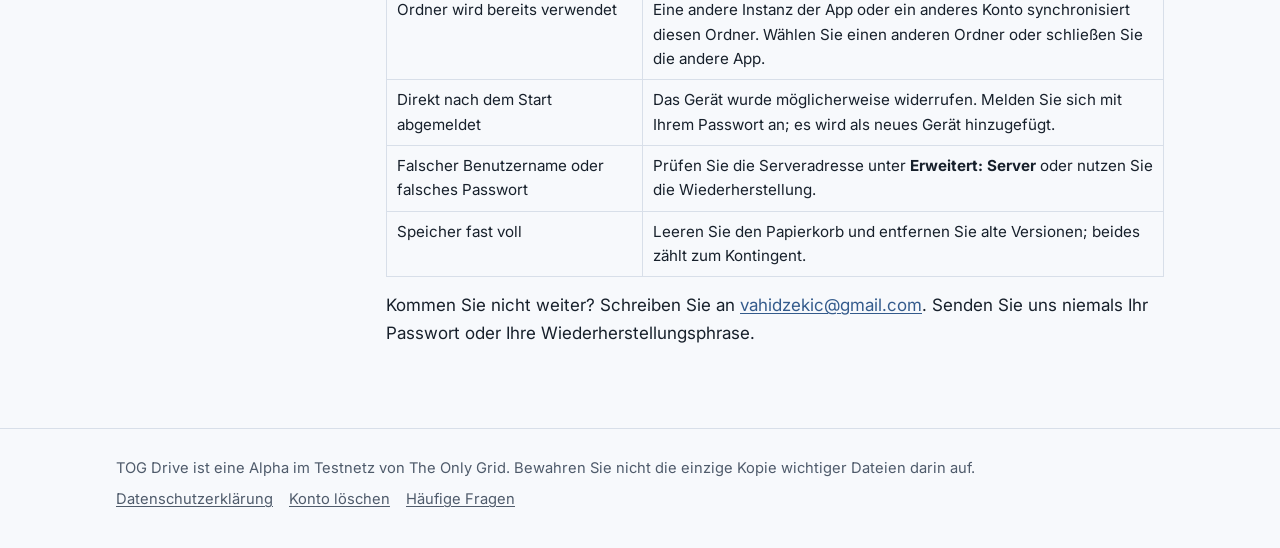
<file: de/anleitung.html>
<!doctype html>
<html lang="de">
<head>
<meta charset="utf-8">
<meta name="viewport" content="width=device-width, initial-scale=1">
<title>TOG Drive: Anleitung</title>
<meta name="description" content="Installation unter Windows, macOS und Linux, Konto erstellen, Wiederherstellungsphrase, Synchronisierung, Teilen, öffentliche Links, Papierkorb, Geräte und Antworten auf häufige Fragen.">
<meta name="color-scheme" content="light dark">
<meta name="theme-color" content="#345b8c">
<link rel="alternate" hreflang="sr-Latn" href="../uputstvo.html">
<link rel="alternate" hreflang="en" href="../en/guide.html">
<link rel="alternate" hreflang="de" href="anleitung.html">
<link rel="alternate" hreflang="x-default" href="../en/guide.html">
<link rel="icon" href="../favicon.svg" type="image/svg+xml">
<link rel="preconnect" href="https://fonts.googleapis.com">
<link rel="preconnect" href="https://fonts.gstatic.com" crossorigin>
<link rel="stylesheet" href="https://fonts.googleapis.com/css2?family=Inter:wght@400;600;700&amp;display=swap">
<link rel="stylesheet" href="../style.css">
</head>
<body>
<a class="skip" href="#sadrzaj">Zum Inhalt springen</a>
<header class="site-header">
  <div class="wrap">
    <a class="brand" href="index.html"><svg viewBox="0 0 32 32" aria-hidden="true"><rect width="32" height="32" rx="8" fill="#345b8c"/><path d="M10.2 22.5h11.6a4.6 4.6 0 0 0 .6-9.15 6.4 6.4 0 0 0-12.3 1.6 3.8 3.8 0 0 0 .1 7.55z" fill="none" stroke="#fff" stroke-width="2.2" stroke-linejoin="round"/><rect x="13.3" y="16.2" width="5.4" height="4.4" rx="1" fill="#fff"/><path d="M14.4 16.3v-1.3a1.6 1.6 0 0 1 3.2 0v1.3" fill="none" stroke="#fff" stroke-width="1.5"/></svg><span>TOG Drive</span></a>
    <nav class="nav" aria-label="Hauptmenü">
      <a href="index.html">Start</a> <a href="anleitung.html" aria-current="page">Anleitung</a> <a href="so-funktioniert-es.html">So funktioniert es</a> <a href="datenschutz.html">Datenschutz</a> <details class="langmenu"><summary aria-label="Sprache: Deutsch"><img src="../flags/de.svg" alt="" width="20" height="14"><b>DE</b></summary><ul><li><a href="../uputstvo.html" hreflang="sr-Latn" lang="sr-Latn"><img src="../flags/sr.svg" alt="" width="20" height="14"><b>SR</b><span>Srpski</span></a></li><li><a href="../en/guide.html" hreflang="en" lang="en"><img src="../flags/en.svg" alt="" width="20" height="14"><b>EN</b><span>English</span></a></li><li><a href="anleitung.html" hreflang="de" lang="de" aria-current="true"><img src="../flags/de.svg" alt="" width="20" height="14"><b>DE</b><span>Deutsch</span></a></li></ul></details>
    </nav>
  </div>
</header>
<main id="sadrzaj">
<div class="page">
  <div class="wrap with-toc">
    <nav class="toc" aria-label="Inhalt">
      <strong>Inhalt</strong>
      <ol>
        <li><a href="#install">Installation</a></li>
        <li><a href="#account">Neues Konto</a></li>
        <li><a href="#phrase">Wiederherstellungsphrase</a></li>
        <li><a href="#signin">Weitere Geräte</a></li>
        <li><a href="#browser">Meine Ablage</a></li>
        <li><a href="#sync">Synchronisierter Ordner</a></li>
        <li><a href="#sharing">Teilen</a></li>
        <li><a href="#links">Öffentliche Links</a></li>
        <li><a href="#trash">Papierkorb und Versionen</a></li>
        <li><a href="#devices">Geräte</a></li>
        <li><a href="#recovery">Wiederherstellung</a></li>
        <li><a href="#startup">Autostart und Taskleiste</a></li>
        <li><a href="#mobile">Mobil</a></li>
        <li><a href="#faq">Häufige Fragen</a></li>
        <li><a href="#troubleshooting">Fehlerbehebung</a></li>
      </ol>
    </nav>
    <article>
      <h1>Anleitung</h1>
      <p class="lead muted">So installieren Sie TOG Drive, erstellen ein Konto und nutzen es sicher. Die App gibt es auf Deutsch, Englisch und Serbisch; die Sprache wählen Sie im Menü mit der Flagge oben rechts. Version 0.1.0 ist noch nur auf Serbisch, die deutschen Bezeichnungen unten gelten ab der nächsten Version.</p>
      <div class="warn"><p><strong>Alpha.</strong> TOG Drive läuft in einem Testnetz. Daten können gelöscht werden, wenn das Testnetz neu gestartet wird. Bewahren Sie nicht die einzige Kopie wichtiger Dateien darin auf.</p></div>

      <h2 id="install">1. Installation</h2>
      <p>Öffnen Sie die <a href="https://github.com/vahidzekic/theonlygrid-drive/releases/latest">neueste Version</a> und laden Sie unter <em>Assets</em> die Datei für Ihr System herunter: <code>…-windows-x64.zip</code>, <code>…-linux-x64.tar.gz</code> oder die macOS-Datei (<code>.zip</code>, nach der Notarisierung eine <code>.dmg</code>). Fehlt für Ihr System noch eine Datei in der neuesten Version, kommt sie mit einer späteren. Jede Version enthält eine Datei <code>SHA256SUMS</code> zur Prüfung der Downloads.</p>
      <h3>Windows</h3>
      <p>Klicken Sie mit der rechten Maustaste auf <code>tog-drive-…-windows-x64.zip</code> → <strong>Alle extrahieren</strong> und starten Sie dann <code>tog_drive.exe</code>. Die App ist noch nicht signiert, daher zeigt Microsoft Defender SmartScreen möglicherweise <em>„Der Computer wurde durch Windows geschützt“</em>: Klicken Sie auf <strong>Weitere Informationen</strong> und dann auf <strong>Trotzdem ausführen</strong>. Laden Sie die App nur von unserer Release-Seite auf GitHub herunter.</p>
      <h3>macOS</h3>
      <p>Doppelklicken Sie auf den Download, um ihn zu entpacken (.zip) oder zu öffnen (.dmg), und ziehen Sie <strong>TOG Drive</strong> in den Ordner <strong>Programme</strong>. Solange die App nicht von Apple notarisiert ist, blockiert Gatekeeper das erste Öffnen. Unter macOS 14 und älter klicken Sie bei gedrückter Ctrl-Taste auf die App, wählen <strong>Öffnen</strong> und dann erneut <strong>Öffnen</strong>. Unter macOS 15 und neuer schließen Sie die Warnung, öffnen <strong>Systemeinstellungen → Datenschutz &amp; Sicherheit</strong> und klicken auf <strong>Dennoch öffnen</strong>. Nach einem Update fragt macOS eventuell erneut, ob TOG Drive seine Schlüsselbundeinträge verwenden darf: Wählen Sie <strong>Immer erlauben</strong>. Voraussetzung ist macOS 12 oder neuer.</p>
      <h3>Linux</h3>
      <p>Ein x64-Archiv <code>.tar.gz</code> für Systeme mit GTK 3 und glibc 2.34+ (Ubuntu 22.04/24.04, Debian 12, aktuelles Fedora). Die Bibliothek für das Symbol in der Taskleiste ist nötig, sonst startet die App nicht:</p>
<pre><code># Ubuntu, Debian
sudo apt install libayatana-appindicator3-1
# Fedora
sudo dnf install libayatana-appindicator-gtk3

tar xzf tog-drive-*-linux-x64.tar.gz
cd tog-drive-*-linux-x64
./tog_drive        # aus dem Ordner starten, oder:
./install.sh       # Installation für den Benutzer mit Menüeintrag, ohne sudo</code></pre>
      <p>Schlüssel landen im Schlüsselbund des Systems (GNOME Keyring, KWallet), falls vorhanden, sonst in einer Datei, die nur Sie lesen können.</p>

      <h2 id="account">2. Neues Konto</h2>
      <ol class="steps">
        <li>Wählen Sie <strong>Neues Konto</strong>.</li>
        <li>Wählen Sie einen Benutzernamen: 3 bis 32 Zeichen, Kleinbuchstaben a–z, Ziffern und <code>. _ -</code>. Andere verwenden ihn, um mit Ihnen zu teilen.</li>
        <li>Wählen Sie ein Passwort mit mindestens 10 Zeichen.</li>
        <li>Geben Sie Ihren <strong>Einladungscode</strong> ein. Dazu erhalten Sie die Serveradresse; tragen Sie sie unter <strong>Erweitert: Server</strong> ein. Bleibt das Feld leer, arbeitet die App nur lokal auf diesem Computer.</li>
        <li>Schreiben Sie die Wiederherstellungsphrase aus 24 Wörtern auf, bestätigen Sie die Warnung und tippen Sie die Wörter ein, nach denen die App fragt. Erst dann wird das Konto auf dem Server angelegt.</li>
      </ol>

      <h2 id="phrase">3. Wiederherstellungsphrase</h2>
      <p>Die Phrase ist der Hauptschlüssel Ihres Kontos in einer Form, die Sie aufschreiben können. Sie entsteht auf Ihrem Gerät, und wir sehen sie nie.</p>
      <ul>
        <li>Sie stellt den Zugang wieder her, wenn Sie Ihr Passwort vergessen. Ein Zurücksetzen per E-Mail gibt es nicht: Wir haben Ihre Schlüssel nicht.</li>
        <li>Verlieren Sie Passwort <strong>und</strong> Phrase und ist kein Gerät mehr angemeldet, sind Ihre Dateien für immer verloren.</li>
        <li>Wer die Phrase hat, kann Ihre Dateien öffnen. Geben Sie sie niemals weiter; wir werden nie danach fragen.</li>
        <li>Schreiben Sie sie der Reihe nach und nummeriert auf Papier und bewahren Sie sie sicher auf. Fotografieren Sie sie nicht, versenden Sie sie nicht per Nachricht und legen Sie sie nicht in dasselbe TOG Drive. Ein Passwort-Manager, dem Sie vertrauen, eignet sich für eine zweite Kopie.</li>
      </ul>

      <h2 id="signin">4. Anmeldung auf einem weiteren Gerät</h2>
      <p>Installieren Sie die App, wählen Sie <strong>Anmelden</strong>, geben Sie Benutzernamen, Passwort und dieselbe Serveradresse ein und geben Sie dem Gerät einen Namen, an dem Sie es später erkennen.</p>

      <h2 id="browser">5. Meine Ablage</h2>
      <p><strong>Meine Ablage</strong> zeigt Ihre Dateien; <strong>Geteilt</strong> zeigt Ordner, die Sie teilen, und Ordner, die mit Ihnen geteilt werden. Verwenden Sie <strong>Hochladen</strong> und <strong>Neuer Ordner</strong>. Mit einem Rechtsklick auf ein Element können Sie es herunterladen, umbenennen, verschieben, teilen, einen Link erstellen, Versionen oder Zugriffsrechte ansehen oder es in den Papierkorb verschieben. Laden Sie eine Datei mit demselben Namen in denselben Ordner hoch, wird sie zu einer neuen Version. Die Seite <strong>Konto</strong> zeigt den belegten Speicher; das Testkontingent beträgt 10 GB, Papierkorb und Versionen zählen mit.</p>

      <h2 id="sync">6. Synchronisierter Ordner (Desktop)</h2>
      <p>Wählen Sie unter <strong>Synchronisierung</strong> einen Ordner (am besten leer, auf einem lokalen Laufwerk) und drücken Sie <strong>Starten</strong>. Änderungen gehen innerhalb von Sekunden in beide Richtungen; <strong>Jetzt synchronisieren</strong> synchronisiert sofort. Wurde eine Datei an zwei Stellen geändert, geht nichts verloren: Daneben erscheint eine <em>Konfliktkopie</em> mit Gerätenamen und Datum. Namen, die manche Systeme nicht speichern können (etwa <code>a:b</code> oder <code>CON</code>), Verknüpfungen und Sonderdateien werden übersprungen und aufgelistet. Ein Ordner kann jeweils nur von einer App synchronisiert werden. Netzlaufwerke (NFS, SMB) bemerken Änderungen anderer erst spät; verwenden Sie ein lokales Laufwerk. Die Synchronisierung läuft, solange die App läuft.</p>

      <h2 id="sharing">7. Teilen mit anderen Konten</h2>
      <ol class="steps">
        <li>Rechtsklick auf einen Ordner → <strong>Teilen</strong>. Vorerst lassen sich nur Ordner teilen; für eine einzelne Datei teilen Sie ihren Ordner oder erstellen einen Link.</li>
        <li>Geben Sie den Benutzernamen des Empfängers ein, drücken Sie <strong>Suchen</strong> und wählen Sie Lesen oder Lesen und Schreiben.</li>
        <li>Vergleichen Sie den <strong>Schlüssel-Fingerabdruck</strong> (8 Gruppen zu je 5 Ziffern) mit der Person über einen anderen Weg. Sie sieht ihren auf der Seite „Konto“.</li>
        <li>Stimmt er überein, haken Sie <strong>Ich habe den Fingerabdruck mit der Person verglichen</strong> an und bestätigen Sie. <strong>Weicht er ab, teilen Sie nicht.</strong></li>
      </ol>
      <p>Die App merkt sich den Fingerabdruck und warnt Sie, wenn er sich ändert. Beenden Sie eine Freigabe, entzieht der Server den Zugriff sofort; was die Person bereits heruntergeladen hat, bleibt bei ihr. Dateien, die ein Mitglied hinzufügt, zählen zum Kontingent des Eigentümers, und ein Mitglied kann nichts endgültig löschen.</p>

      <h2 id="links">8. Öffentliche Links</h2>
      <p>Rechtsklick → <strong>Link erstellen</strong>. Legen Sie optional ein Passwort, eine Gültigkeit in Tagen und eine maximale Zahl an Downloads fest und kopieren Sie dann den Link. Der Schlüssel zum Entschlüsseln ist der Teil nach <code>#</code>, der nie an den Server gesendet wird; daher kann jeder mit dem Link ihn öffnen. Senden Sie ein Passwort über einen anderen Weg. Unter <strong>Links</strong> sehen Sie Ihre Links mit Download-Zahl und Ablaufdatum; die vollständige Adresse erscheint nur auf dem Gerät, das den Link erstellt hat. Ein gelöschter Link ist sofort deaktiviert. Der Server kann Links für neue kostenlose Konten einschränken (zum Beispiel bis das Konto 30 Tage alt ist). In der Alpha öffnen Empfänger Links mit dem Kommandozeilenwerkzeug von TOG Drive; das Öffnen im Browser ist geplant.</p>

      <h2 id="trash">9. Papierkorb und Versionen</h2>
      <p>Gelöschte Elemente bleiben <strong>30 Tage</strong> im <strong>Papierkorb</strong> und werden dann endgültig entfernt. <strong>Wiederherstellen</strong> holt sie zurück, <strong>Endgültig löschen</strong> entfernt sie für immer. Danach sind die Schlüssel der Datei vernichtet, sodass verschlüsselte Daten, die noch im Netzwerk liegen, nicht mehr lesbar sind. <strong>Versionen</strong> listet frühere Versionen mit Datum, Größe und Gerät; das Wiederherstellen erzeugt eine neue Version und löscht nichts. Ältere Versionen werden 30 Tage aufbewahrt.</p>

      <h2 id="devices">10. Geräte und Widerrufen</h2>
      <p><strong>Konto → Geräte</strong> listet jedes Gerät mit Zugriff. <strong>Widerrufen</strong> Sie ein Gerät, das Sie verloren haben oder nicht kennen; Sie bestätigen mit Ihrem Passwort. Es wird abgemeldet und kann das Konto nicht mehr öffnen oder Dateien ändern; was es bereits heruntergeladen hat, bleibt darauf. Ein Gerät kann sich nicht selbst widerrufen. Hat das widerrufene Gerät Änderungen hinterlassen, die dieses Gerät noch nicht geprüft hat, fragt die App Sie bei jeder, ob Sie sie behalten oder zurücksetzen. Ein widerrufenes Gerät kann sich mit dem Passwort als neues Gerät wieder anmelden.</p>

      <h2 id="recovery">11. Wiederherstellung mit der Phrase</h2>
      <p>Wählen Sie <strong>Mit Phrase wiederherstellen</strong>, geben Sie Ihren Benutzernamen, die 24 Wörter, die Serveradresse und ein neues Passwort ein und drücken Sie <strong>Zugang wiederherstellen</strong>. Lassen Sie <strong>Phrase durch eine neue ersetzen</strong> eingeschaltet: Sie schreiben eine neue Phrase auf und bestätigen sie, die alte funktioniert dann nicht mehr. Anschließend zeigt die App Ihren Fingerabdruck und die Geräteliste; vergleichen Sie den Fingerabdruck mit einem gespeicherten und widerrufen Sie jedes Gerät, das Sie nicht kennen.</p>

      <h2 id="startup">12. Autostart und Taskleiste</h2>
      <p>Der Schalter <strong>TOG Drive bei der Anmeldung am Computer starten</strong> (standardmäßig aus) startet die App im Hintergrund, wenn Sie sich am Computer anmelden. Wenn Sie das Fenster schließen, läuft sie in der Taskleiste (Windows) oder Menüleiste (macOS) weiter, mit <strong>TOG Drive öffnen</strong> und <strong>Beenden</strong>. Unter Linux wird das Fenster minimiert, da manche Desktops keine Symbole in der Taskleiste zeigen. Es läuft immer nur eine Instanz.</p>

      <h2 id="mobile">13. Mobil</h2>
      <p>Apps für iPhone, iPad und Android sind nach der Desktop-Alpha geplant: dasselbe Konto und Passwort, das Telefon als weiteres Gerät, das Sie widerrufen können, dieselbe Verschlüsselung auf dem Gerät und später Zugriff aus der Dateien-App des Systems sowie eine Fotosicherung. Bis dahin verwenden Sie die Desktop-App.</p>

      <h2 id="faq">14. Häufige Fragen</h2>
      <details><summary>Können Sie meine Dateien sehen?</summary><p>Nein. Inhalte und Namen werden auf Ihrem Gerät mit Schlüsseln verschlüsselt, die wir nicht haben. Siehe <a href="so-funktioniert-es.html">So funktioniert es</a>.</p></details>
      <details><summary>Ich habe mein Passwort vergessen.</summary><p>Nutzen Sie die <a href="#recovery">Wiederherstellung mit der Phrase</a>. Ohne Passwort, Phrase und angemeldetes Gerät lässt sich der Zugang nicht wiederherstellen.</p></details>
      <details><summary>Kostet es etwas?</summary><p>Die Alpha ist kostenlos, mit 10 GB für Testdaten. Bezahlte Tarife gibt es noch nicht.</p></details>
      <details><summary>Sind meine Daten dauerhaft?</summary><p>Im Testnetz nicht: Sie können gelöscht werden, wenn das Netz neu startet. Bewahren Sie Kopien woanders auf.</p></details>
      <details><summary>Brauche ich eine Kryptowährung oder ein Wallet?</summary><p>Nein. Der Betreiber des Dienstes bezahlt den Speicher im Netzwerk. Sie brauchen nur Benutzernamen und Passwort.</p></details>
      <details><summary>Wie lösche ich mein Konto?</summary><p>Siehe <a href="datenschutz.html#account-deletion">Konto löschen</a>.</p></details>

      <h2 id="troubleshooting">15. Fehlerbehebung</h2>
      <div class="table-wrap"><table>
        <thead><tr><th>Problem</th><th>Lösung</th></tr></thead>
        <tbody>
          <tr><td>Linux: startet nicht, Meldung nennt <code>libayatana-appindicator3.so.1</code></td><td>Installieren Sie <code>libayatana-appindicator3-1</code> (Ubuntu, Debian) oder <code>libayatana-appindicator-gtk3</code> (Fedora).</td></tr>
          <tr><td>Windows-SmartScreen-Warnung</td><td><strong>Weitere Informationen → Trotzdem ausführen</strong>.</td></tr>
          <tr><td>macOS kann die App nicht überprüfen</td><td>Ctrl-Klick → Öffnen, oder Systemeinstellungen → Datenschutz &amp; Sicherheit → Dennoch öffnen.</td></tr>
          <tr><td>„Der Schlüsselspeicher ist gesperrt“</td><td>Entsperren Sie Schlüsselbund, GNOME Keyring oder KWallet und drücken Sie <strong>Erneut versuchen</strong>.</td></tr>
          <tr><td>Ordner wird bereits verwendet</td><td>Eine andere Instanz der App oder ein anderes Konto synchronisiert diesen Ordner. Wählen Sie einen anderen Ordner oder schließen Sie die andere App.</td></tr>
          <tr><td>Direkt nach dem Start abgemeldet</td><td>Das Gerät wurde möglicherweise widerrufen. Melden Sie sich mit Ihrem Passwort an; es wird als neues Gerät hinzugefügt.</td></tr>
          <tr><td>Falscher Benutzername oder falsches Passwort</td><td>Prüfen Sie die Serveradresse unter <strong>Erweitert: Server</strong> oder nutzen Sie die Wiederherstellung.</td></tr>
          <tr><td>Speicher fast voll</td><td>Leeren Sie den Papierkorb und entfernen Sie alte Versionen; beides zählt zum Kontingent.</td></tr>
        </tbody>
      </table></div>
      <p>Kommen Sie nicht weiter? Schreiben Sie an <a href="mailto:vahidzekic@gmail.com">vahidzekic@gmail.com</a>. Senden Sie uns niemals Ihr Passwort oder Ihre Wiederherstellungsphrase.</p>
    </article>
  </div>
</div>
</main>
<footer class="site-footer">
  <div class="wrap">
    <span>TOG Drive ist eine Alpha im Testnetz von The Only Grid. Bewahren Sie nicht die einzige Kopie wichtiger Dateien darin auf.</span>
    <nav aria-label="Fußzeile"><a href="datenschutz.html">Datenschutzerklärung</a> <a href="datenschutz.html#account-deletion">Konto löschen</a> <a href="anleitung.html#faq">Häufige Fragen</a></nav>
  </div>
</footer>
</body>
</html>
</file>
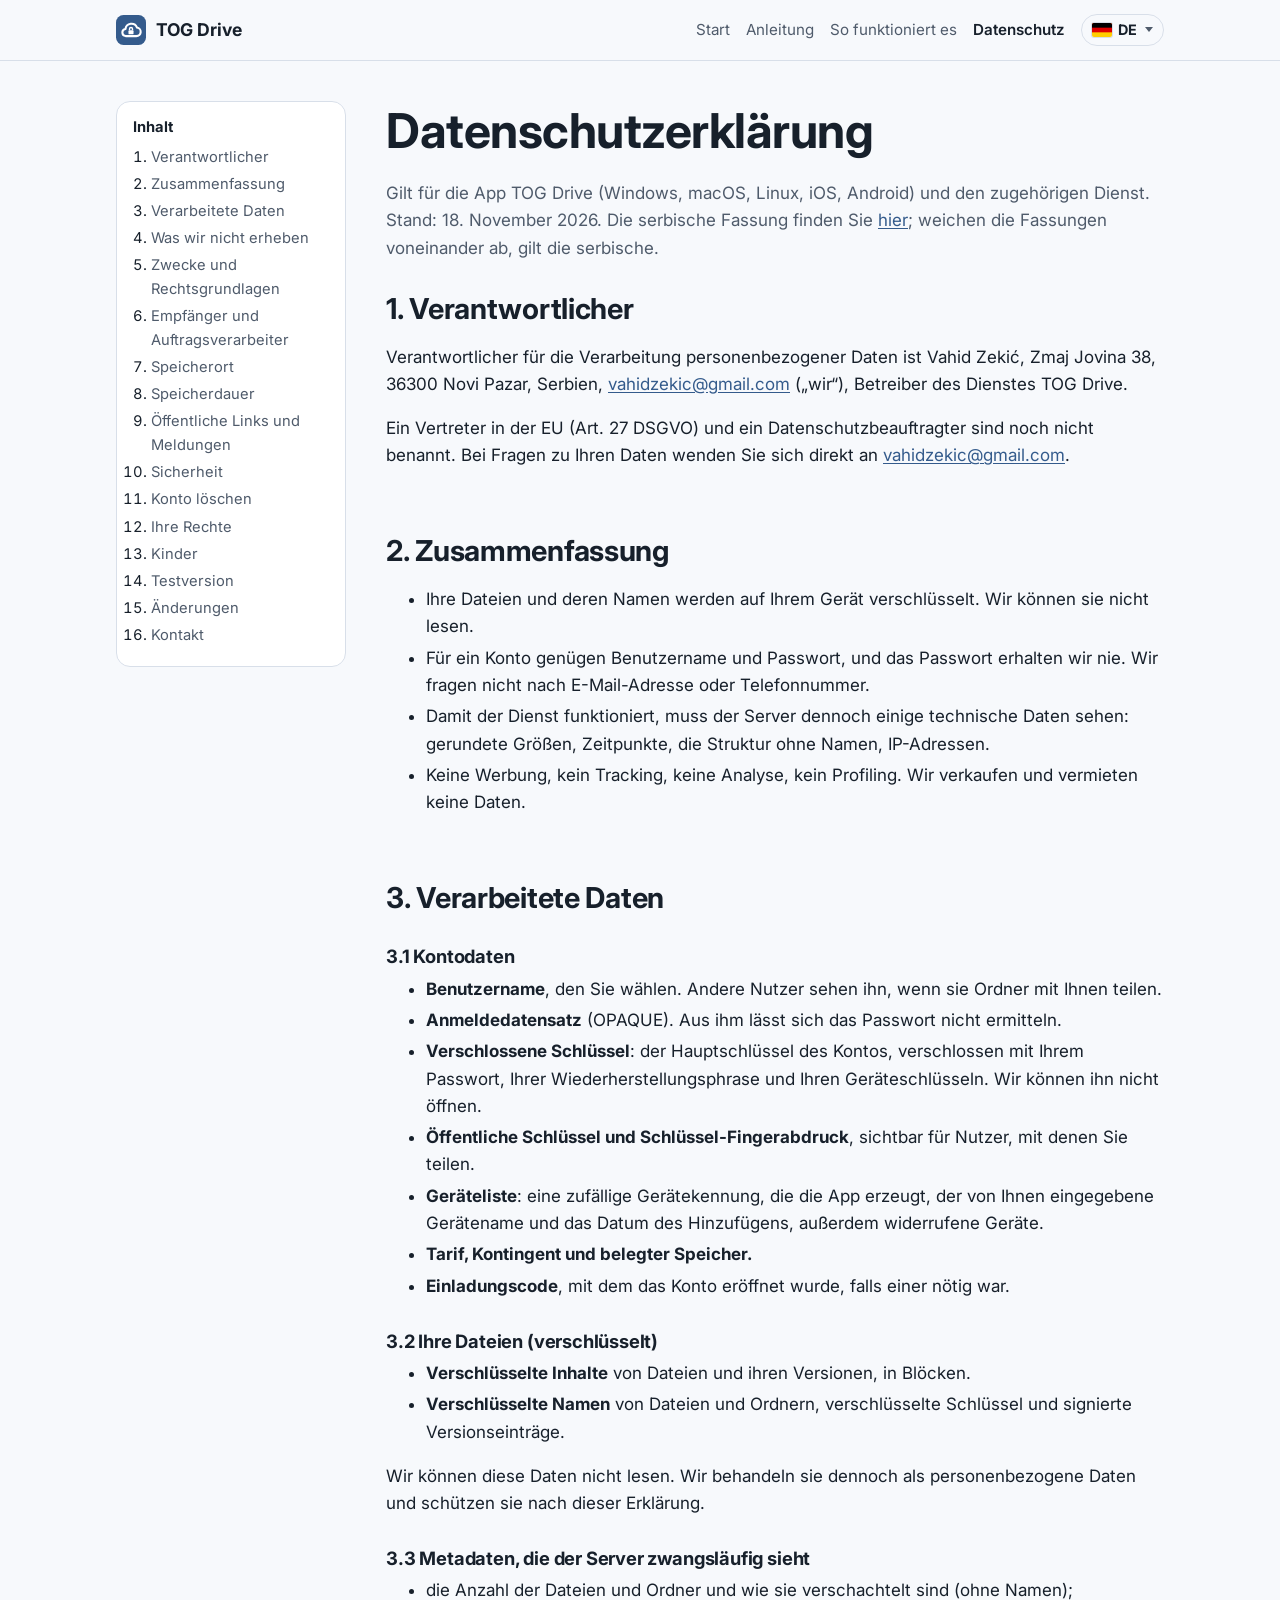
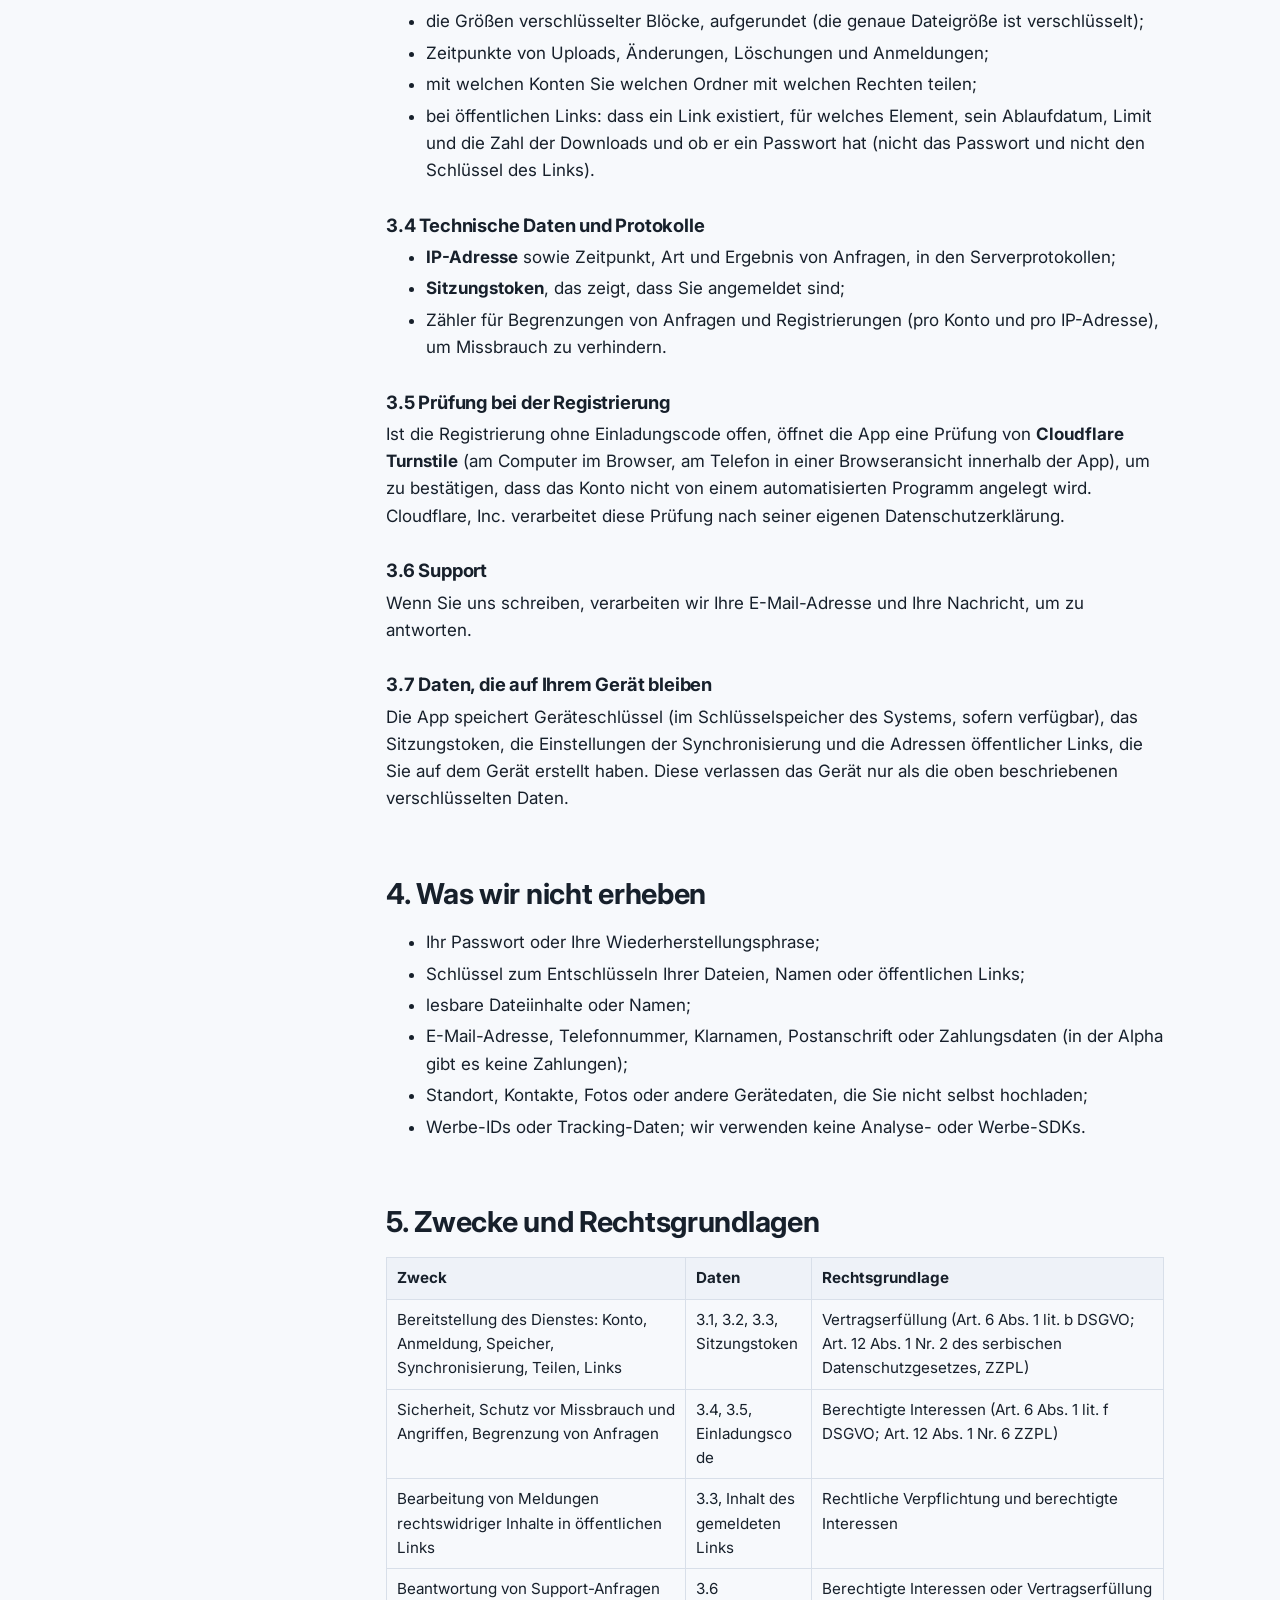
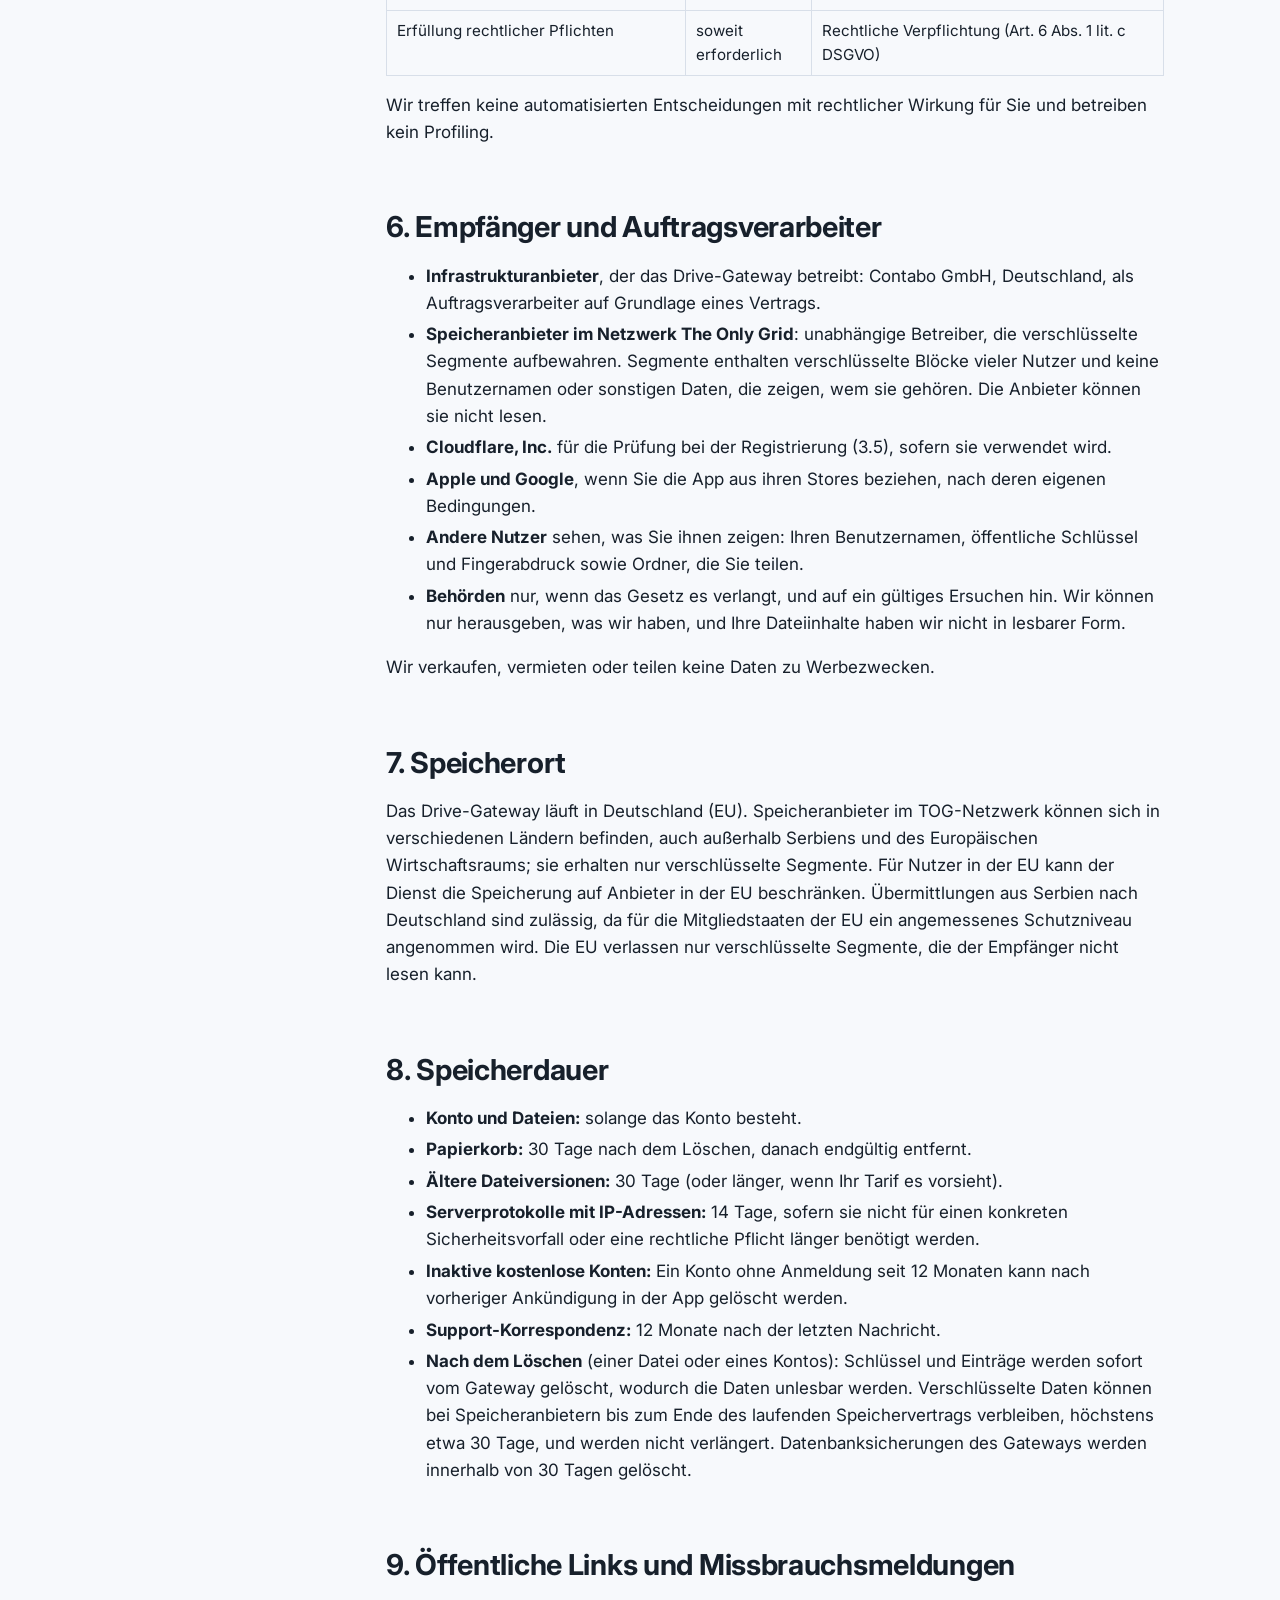
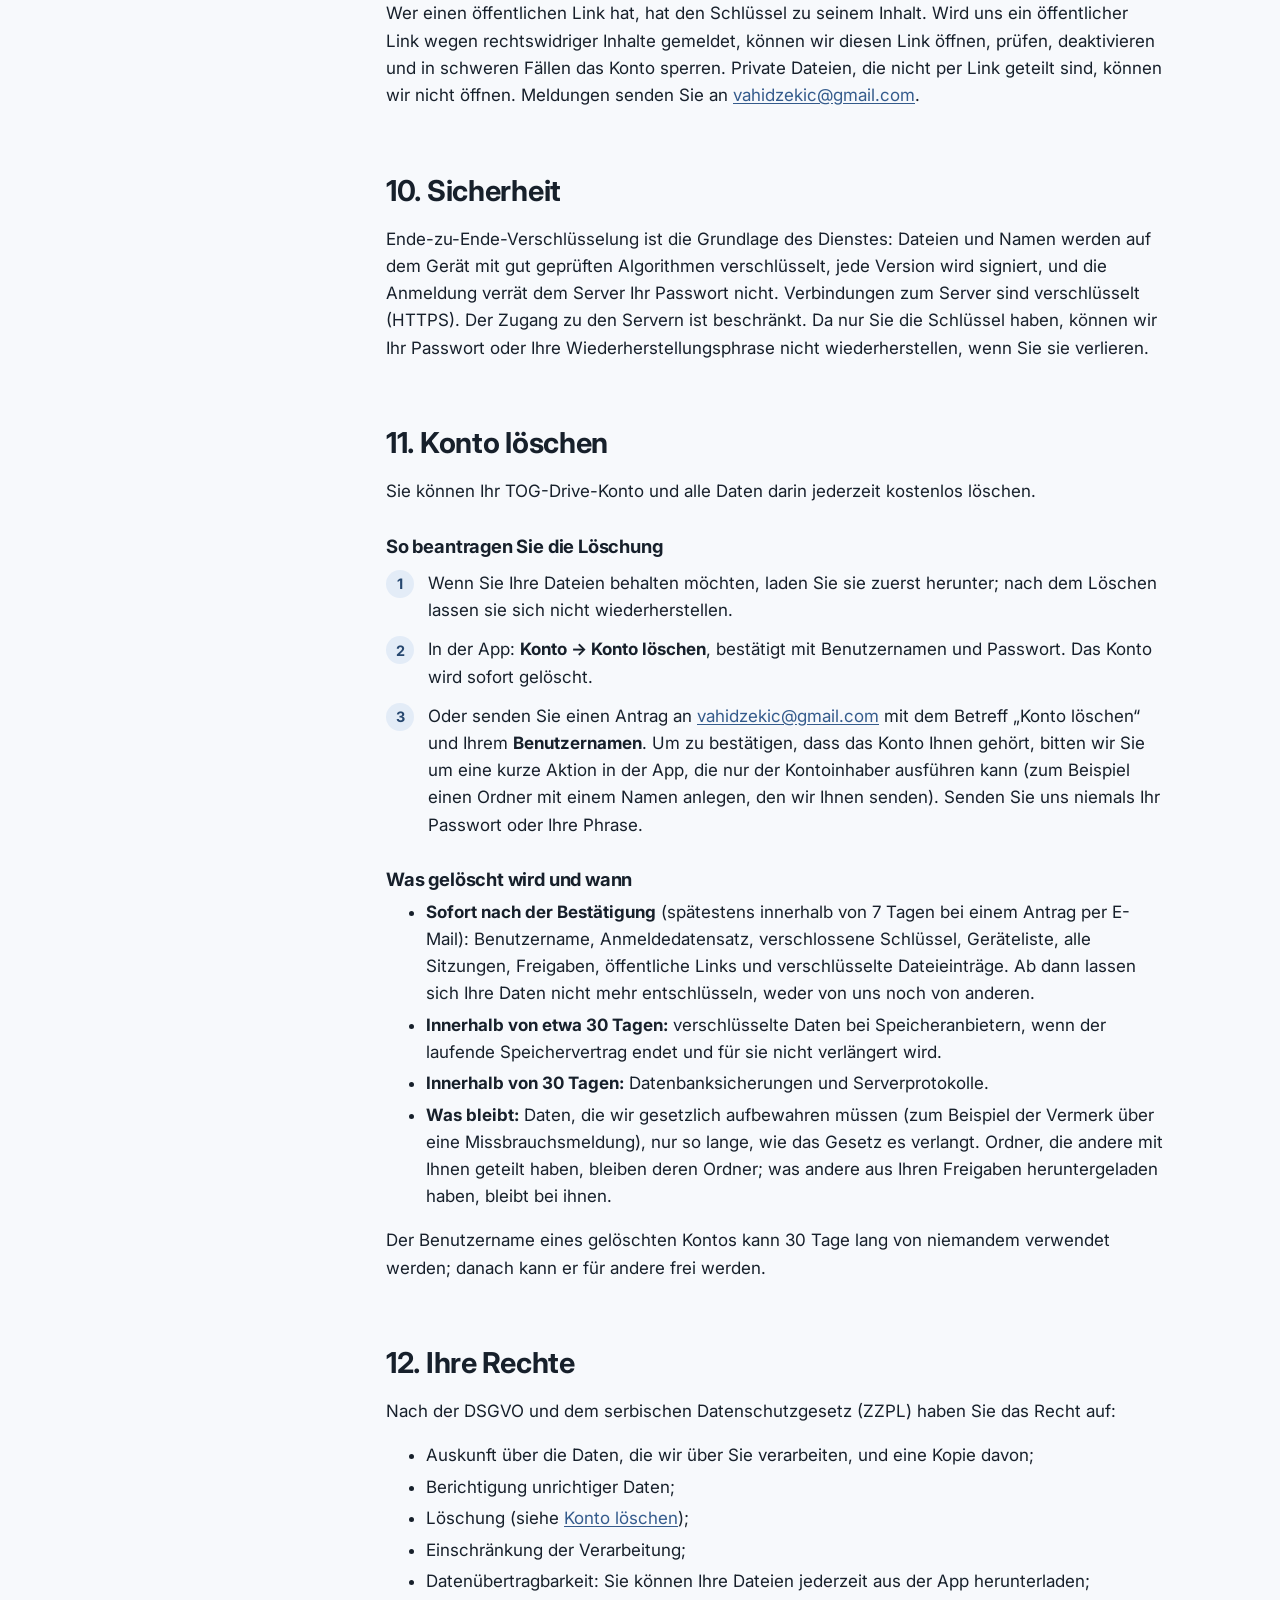
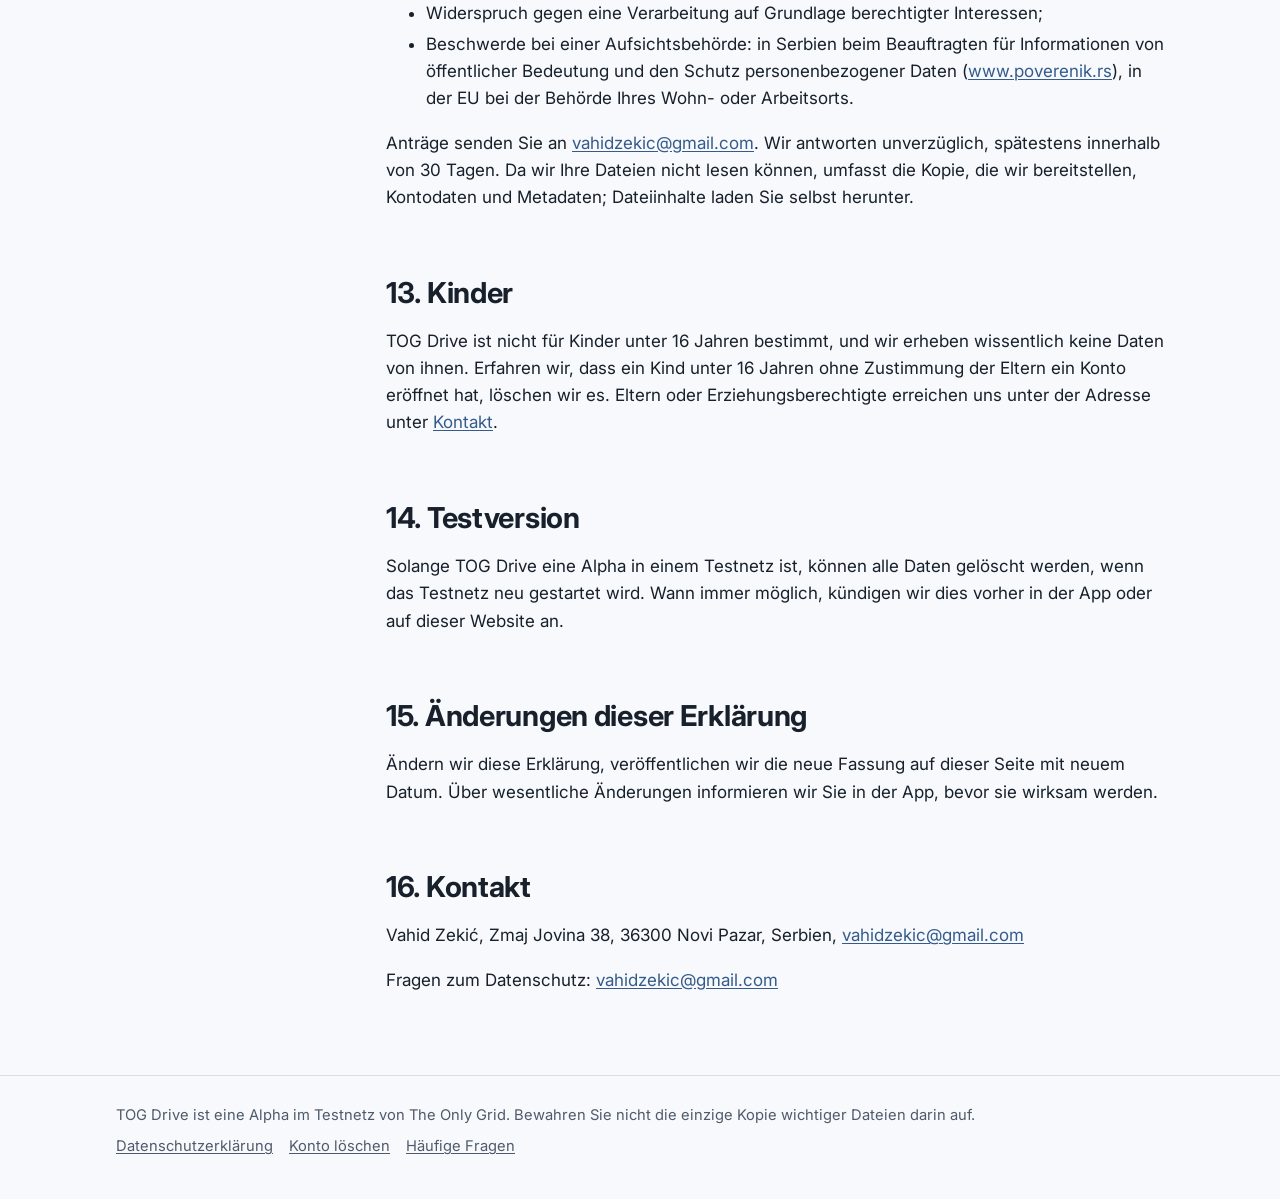
<file: de/datenschutz.html>
<!doctype html>
<html lang="de">
<head>
<meta charset="utf-8">
<meta name="viewport" content="width=device-width, initial-scale=1">
<title>Datenschutzerklärung</title>
<meta name="description" content="Welche Daten TOG Drive verarbeitet, warum, wie lange, mit wem, wie Sie Ihr Konto löschen und welche Rechte Sie haben.">
<meta name="color-scheme" content="light dark">
<meta name="theme-color" content="#345b8c">
<link rel="alternate" hreflang="sr-Latn" href="../privatnost.html">
<link rel="alternate" hreflang="en" href="../en/privacy.html">
<link rel="alternate" hreflang="de" href="datenschutz.html">
<link rel="alternate" hreflang="x-default" href="../en/privacy.html">
<link rel="icon" href="../favicon.svg" type="image/svg+xml">
<link rel="preconnect" href="https://fonts.googleapis.com">
<link rel="preconnect" href="https://fonts.gstatic.com" crossorigin>
<link rel="stylesheet" href="https://fonts.googleapis.com/css2?family=Inter:wght@400;600;700&amp;display=swap">
<link rel="stylesheet" href="../style.css">
</head>
<body>
<a class="skip" href="#sadrzaj">Zum Inhalt springen</a>
<header class="site-header">
  <div class="wrap">
    <a class="brand" href="index.html"><svg viewBox="0 0 32 32" aria-hidden="true"><rect width="32" height="32" rx="8" fill="#345b8c"/><path d="M10.2 22.5h11.6a4.6 4.6 0 0 0 .6-9.15 6.4 6.4 0 0 0-12.3 1.6 3.8 3.8 0 0 0 .1 7.55z" fill="none" stroke="#fff" stroke-width="2.2" stroke-linejoin="round"/><rect x="13.3" y="16.2" width="5.4" height="4.4" rx="1" fill="#fff"/><path d="M14.4 16.3v-1.3a1.6 1.6 0 0 1 3.2 0v1.3" fill="none" stroke="#fff" stroke-width="1.5"/></svg><span>TOG Drive</span></a>
    <nav class="nav" aria-label="Hauptmenü">
      <a href="index.html">Start</a> <a href="anleitung.html">Anleitung</a> <a href="so-funktioniert-es.html">So funktioniert es</a> <a href="datenschutz.html" aria-current="page">Datenschutz</a> <details class="langmenu"><summary aria-label="Sprache: Deutsch"><img src="../flags/de.svg" alt="" width="20" height="14"><b>DE</b></summary><ul><li><a href="../privatnost.html" hreflang="sr-Latn" lang="sr-Latn"><img src="../flags/sr.svg" alt="" width="20" height="14"><b>SR</b><span>Srpski</span></a></li><li><a href="../en/privacy.html" hreflang="en" lang="en"><img src="../flags/en.svg" alt="" width="20" height="14"><b>EN</b><span>English</span></a></li><li><a href="datenschutz.html" hreflang="de" lang="de" aria-current="true"><img src="../flags/de.svg" alt="" width="20" height="14"><b>DE</b><span>Deutsch</span></a></li></ul></details>
    </nav>
  </div>
</header>
<main id="sadrzaj">
<div class="page">
  <div class="wrap with-toc">
    <nav class="toc" aria-label="Inhalt">
      <strong>Inhalt</strong>
      <ol>
        <li><a href="#controller">Verantwortlicher</a></li>
        <li><a href="#summary">Zusammenfassung</a></li>
        <li><a href="#data">Verarbeitete Daten</a></li>
        <li><a href="#not-collected">Was wir nicht erheben</a></li>
        <li><a href="#purposes">Zwecke und Rechtsgrundlagen</a></li>
        <li><a href="#recipients">Empfänger und Auftragsverarbeiter</a></li>
        <li><a href="#location">Speicherort</a></li>
        <li><a href="#retention">Speicherdauer</a></li>
        <li><a href="#links">Öffentliche Links und Meldungen</a></li>
        <li><a href="#security">Sicherheit</a></li>
        <li><a href="#account-deletion">Konto löschen</a></li>
        <li><a href="#rights">Ihre Rechte</a></li>
        <li><a href="#children">Kinder</a></li>
        <li><a href="#alpha">Testversion</a></li>
        <li><a href="#changes">Änderungen</a></li>
        <li><a href="#contact">Kontakt</a></li>
      </ol>
    </nav>
    <article>
      <h1>Datenschutzerklärung</h1>
      <p class="muted">Gilt für die App TOG Drive (Windows, macOS, Linux, iOS, Android) und den zugehörigen Dienst. Stand: 18. November 2026. Die serbische Fassung finden Sie <a href="../privatnost.html">hier</a>; weichen die Fassungen voneinander ab, gilt die serbische.</p>

      <h2 id="controller">1. Verantwortlicher</h2>
      <p>Verantwortlicher für die Verarbeitung personenbezogener Daten ist Vahid Zekić, Zmaj Jovina 38, 36300 Novi Pazar, Serbien, <a href="mailto:vahidzekic@gmail.com">vahidzekic@gmail.com</a> („wir“), Betreiber des Dienstes TOG Drive.</p>
      <p>Ein Vertreter in der EU (Art. 27 DSGVO) und ein Datenschutzbeauftragter sind noch nicht benannt. Bei Fragen zu Ihren Daten wenden Sie sich direkt an <a href="mailto:vahidzekic@gmail.com">vahidzekic@gmail.com</a>.</p>

      <h2 id="summary">2. Zusammenfassung</h2>
      <ul>
        <li>Ihre Dateien und deren Namen werden auf Ihrem Gerät verschlüsselt. Wir können sie nicht lesen.</li>
        <li>Für ein Konto genügen Benutzername und Passwort, und das Passwort erhalten wir nie. Wir fragen nicht nach E-Mail-Adresse oder Telefonnummer.</li>
        <li>Damit der Dienst funktioniert, muss der Server dennoch einige technische Daten sehen: gerundete Größen, Zeitpunkte, die Struktur ohne Namen, IP-Adressen.</li>
        <li>Keine Werbung, kein Tracking, keine Analyse, kein Profiling. Wir verkaufen und vermieten keine Daten.</li>
      </ul>

      <h2 id="data">3. Verarbeitete Daten</h2>
      <h3>3.1 Kontodaten</h3>
      <ul>
        <li><strong>Benutzername</strong>, den Sie wählen. Andere Nutzer sehen ihn, wenn sie Ordner mit Ihnen teilen.</li>
        <li><strong>Anmeldedatensatz</strong> (OPAQUE). Aus ihm lässt sich das Passwort nicht ermitteln.</li>
        <li><strong>Verschlossene Schlüssel</strong>: der Hauptschlüssel des Kontos, verschlossen mit Ihrem Passwort, Ihrer Wiederherstellungsphrase und Ihren Geräteschlüsseln. Wir können ihn nicht öffnen.</li>
        <li><strong>Öffentliche Schlüssel und Schlüssel-Fingerabdruck</strong>, sichtbar für Nutzer, mit denen Sie teilen.</li>
        <li><strong>Geräteliste</strong>: eine zufällige Gerätekennung, die die App erzeugt, der von Ihnen eingegebene Gerätename und das Datum des Hinzufügens, außerdem widerrufene Geräte.</li>
        <li><strong>Tarif, Kontingent und belegter Speicher.</strong></li>
        <li><strong>Einladungscode</strong>, mit dem das Konto eröffnet wurde, falls einer nötig war.</li>
      </ul>
      <h3>3.2 Ihre Dateien (verschlüsselt)</h3>
      <ul>
        <li><strong>Verschlüsselte Inhalte</strong> von Dateien und ihren Versionen, in Blöcken.</li>
        <li><strong>Verschlüsselte Namen</strong> von Dateien und Ordnern, verschlüsselte Schlüssel und signierte Versionseinträge.</li>
      </ul>
      <p>Wir können diese Daten nicht lesen. Wir behandeln sie dennoch als personenbezogene Daten und schützen sie nach dieser Erklärung.</p>
      <h3>3.3 Metadaten, die der Server zwangsläufig sieht</h3>
      <ul>
        <li>die Anzahl der Dateien und Ordner und wie sie verschachtelt sind (ohne Namen);</li>
        <li>die Größen verschlüsselter Blöcke, aufgerundet (die genaue Dateigröße ist verschlüsselt);</li>
        <li>Zeitpunkte von Uploads, Änderungen, Löschungen und Anmeldungen;</li>
        <li>mit welchen Konten Sie welchen Ordner mit welchen Rechten teilen;</li>
        <li>bei öffentlichen Links: dass ein Link existiert, für welches Element, sein Ablaufdatum, Limit und die Zahl der Downloads und ob er ein Passwort hat (nicht das Passwort und nicht den Schlüssel des Links).</li>
      </ul>
      <h3>3.4 Technische Daten und Protokolle</h3>
      <ul>
        <li><strong>IP-Adresse</strong> sowie Zeitpunkt, Art und Ergebnis von Anfragen, in den Serverprotokollen;</li>
        <li><strong>Sitzungstoken</strong>, das zeigt, dass Sie angemeldet sind;</li>
        <li>Zähler für Begrenzungen von Anfragen und Registrierungen (pro Konto und pro IP-Adresse), um Missbrauch zu verhindern.</li>
      </ul>
      <h3>3.5 Prüfung bei der Registrierung</h3>
      <p>Ist die Registrierung ohne Einladungscode offen, öffnet die App eine Prüfung von <strong>Cloudflare Turnstile</strong> (am Computer im Browser, am Telefon in einer Browseransicht innerhalb der App), um zu bestätigen, dass das Konto nicht von einem automatisierten Programm angelegt wird. Cloudflare, Inc. verarbeitet diese Prüfung nach seiner eigenen Datenschutzerklärung.</p>
      <h3>3.6 Support</h3>
      <p>Wenn Sie uns schreiben, verarbeiten wir Ihre E-Mail-Adresse und Ihre Nachricht, um zu antworten.</p>
      <h3>3.7 Daten, die auf Ihrem Gerät bleiben</h3>
      <p>Die App speichert Geräteschlüssel (im Schlüsselspeicher des Systems, sofern verfügbar), das Sitzungstoken, die Einstellungen der Synchronisierung und die Adressen öffentlicher Links, die Sie auf dem Gerät erstellt haben. Diese verlassen das Gerät nur als die oben beschriebenen verschlüsselten Daten.</p>

      <h2 id="not-collected">4. Was wir nicht erheben</h2>
      <ul>
        <li>Ihr Passwort oder Ihre Wiederherstellungsphrase;</li>
        <li>Schlüssel zum Entschlüsseln Ihrer Dateien, Namen oder öffentlichen Links;</li>
        <li>lesbare Dateiinhalte oder Namen;</li>
        <li>E-Mail-Adresse, Telefonnummer, Klarnamen, Postanschrift oder Zahlungsdaten (in der Alpha gibt es keine Zahlungen);</li>
        <li>Standort, Kontakte, Fotos oder andere Gerätedaten, die Sie nicht selbst hochladen;</li>
        <li>Werbe-IDs oder Tracking-Daten; wir verwenden keine Analyse- oder Werbe-SDKs.</li>
      </ul>

      <h2 id="purposes">5. Zwecke und Rechtsgrundlagen</h2>
      <div class="table-wrap"><table>
        <thead><tr><th>Zweck</th><th>Daten</th><th>Rechtsgrundlage</th></tr></thead>
        <tbody>
          <tr><td>Bereitstellung des Dienstes: Konto, Anmeldung, Speicher, Synchronisierung, Teilen, Links</td><td>3.1, 3.2, 3.3, Sitzungstoken</td><td>Vertragserfüllung (Art. 6 Abs. 1 lit. b DSGVO; Art. 12 Abs. 1 Nr. 2 des serbischen Datenschutzgesetzes, ZZPL)</td></tr>
          <tr><td>Sicherheit, Schutz vor Missbrauch und Angriffen, Begrenzung von Anfragen</td><td>3.4, 3.5, Einladungscode</td><td>Berechtigte Interessen (Art. 6 Abs. 1 lit. f DSGVO; Art. 12 Abs. 1 Nr. 6 ZZPL)</td></tr>
          <tr><td>Bearbeitung von Meldungen rechtswidriger Inhalte in öffentlichen Links</td><td>3.3, Inhalt des gemeldeten Links</td><td>Rechtliche Verpflichtung und berechtigte Interessen</td></tr>
          <tr><td>Beantwortung von Support-Anfragen</td><td>3.6</td><td>Berechtigte Interessen oder Vertragserfüllung</td></tr>
          <tr><td>Erfüllung rechtlicher Pflichten</td><td>soweit erforderlich</td><td>Rechtliche Verpflichtung (Art. 6 Abs. 1 lit. c DSGVO)</td></tr>
        </tbody>
      </table></div>
      <p>Wir treffen keine automatisierten Entscheidungen mit rechtlicher Wirkung für Sie und betreiben kein Profiling.</p>

      <h2 id="recipients">6. Empfänger und Auftragsverarbeiter</h2>
      <ul>
        <li><strong>Infrastrukturanbieter</strong>, der das Drive-Gateway betreibt: Contabo GmbH, Deutschland, als Auftragsverarbeiter auf Grundlage eines Vertrags.</li>
        <li><strong>Speicheranbieter im Netzwerk The Only Grid</strong>: unabhängige Betreiber, die verschlüsselte Segmente aufbewahren. Segmente enthalten verschlüsselte Blöcke vieler Nutzer und keine Benutzernamen oder sonstigen Daten, die zeigen, wem sie gehören. Die Anbieter können sie nicht lesen.</li>
        <li><strong>Cloudflare, Inc.</strong> für die Prüfung bei der Registrierung (3.5), sofern sie verwendet wird.</li>
        <li><strong>Apple und Google</strong>, wenn Sie die App aus ihren Stores beziehen, nach deren eigenen Bedingungen.</li>
        <li><strong>Andere Nutzer</strong> sehen, was Sie ihnen zeigen: Ihren Benutzernamen, öffentliche Schlüssel und Fingerabdruck sowie Ordner, die Sie teilen.</li>
        <li><strong>Behörden</strong> nur, wenn das Gesetz es verlangt, und auf ein gültiges Ersuchen hin. Wir können nur herausgeben, was wir haben, und Ihre Dateiinhalte haben wir nicht in lesbarer Form.</li>
      </ul>
      <p>Wir verkaufen, vermieten oder teilen keine Daten zu Werbezwecken.</p>

      <h2 id="location">7. Speicherort</h2>
      <p>Das Drive-Gateway läuft in Deutschland (EU). Speicheranbieter im TOG-Netzwerk können sich in verschiedenen Ländern befinden, auch außerhalb Serbiens und des Europäischen Wirtschaftsraums; sie erhalten nur verschlüsselte Segmente. Für Nutzer in der EU kann der Dienst die Speicherung auf Anbieter in der EU beschränken. Übermittlungen aus Serbien nach Deutschland sind zulässig, da für die Mitgliedstaaten der EU ein angemessenes Schutzniveau angenommen wird. Die EU verlassen nur verschlüsselte Segmente, die der Empfänger nicht lesen kann.</p>

      <h2 id="retention">8. Speicherdauer</h2>
      <ul>
        <li><strong>Konto und Dateien:</strong> solange das Konto besteht.</li>
        <li><strong>Papierkorb:</strong> 30 Tage nach dem Löschen, danach endgültig entfernt.</li>
        <li><strong>Ältere Dateiversionen:</strong> 30 Tage (oder länger, wenn Ihr Tarif es vorsieht).</li>
        <li><strong>Serverprotokolle mit IP-Adressen:</strong> 14 Tage, sofern sie nicht für einen konkreten Sicherheitsvorfall oder eine rechtliche Pflicht länger benötigt werden.</li>
        <li><strong>Inaktive kostenlose Konten:</strong> Ein Konto ohne Anmeldung seit 12 Monaten kann nach vorheriger Ankündigung in der App gelöscht werden.</li>
        <li><strong>Support-Korrespondenz:</strong> 12 Monate nach der letzten Nachricht.</li>
        <li><strong>Nach dem Löschen</strong> (einer Datei oder eines Kontos): Schlüssel und Einträge werden sofort vom Gateway gelöscht, wodurch die Daten unlesbar werden. Verschlüsselte Daten können bei Speicheranbietern bis zum Ende des laufenden Speichervertrags verbleiben, höchstens etwa 30 Tage, und werden nicht verlängert. Datenbanksicherungen des Gateways werden innerhalb von 30 Tagen gelöscht.</li>
      </ul>

      <h2 id="links">9. Öffentliche Links und Missbrauchsmeldungen</h2>
      <p>Wer einen öffentlichen Link hat, hat den Schlüssel zu seinem Inhalt. Wird uns ein öffentlicher Link wegen rechtswidriger Inhalte gemeldet, können wir diesen Link öffnen, prüfen, deaktivieren und in schweren Fällen das Konto sperren. Private Dateien, die nicht per Link geteilt sind, können wir nicht öffnen. Meldungen senden Sie an <a href="mailto:vahidzekic@gmail.com">vahidzekic@gmail.com</a>.</p>

      <h2 id="security">10. Sicherheit</h2>
      <p>Ende-zu-Ende-Verschlüsselung ist die Grundlage des Dienstes: Dateien und Namen werden auf dem Gerät mit gut geprüften Algorithmen verschlüsselt, jede Version wird signiert, und die Anmeldung verrät dem Server Ihr Passwort nicht. Verbindungen zum Server sind verschlüsselt (HTTPS). Der Zugang zu den Servern ist beschränkt. Da nur Sie die Schlüssel haben, können wir Ihr Passwort oder Ihre Wiederherstellungsphrase nicht wiederherstellen, wenn Sie sie verlieren.</p>

      <h2 id="account-deletion"><span id="konto-loeschen"></span><span id="brisanje-naloga"></span>11. Konto löschen</h2>
      <p>Sie können Ihr TOG-Drive-Konto und alle Daten darin jederzeit kostenlos löschen.</p>
      <h3>So beantragen Sie die Löschung</h3>
      <ol class="steps">
        <li>Wenn Sie Ihre Dateien behalten möchten, laden Sie sie zuerst herunter; nach dem Löschen lassen sie sich nicht wiederherstellen.</li>
        <li>In der App: <strong>Konto → Konto löschen</strong>, bestätigt mit Benutzernamen und Passwort. Das Konto wird sofort gelöscht.</li>
        <li>Oder senden Sie einen Antrag an <a href="mailto:vahidzekic@gmail.com">vahidzekic@gmail.com</a> mit dem Betreff „Konto löschen“ und Ihrem <strong>Benutzernamen</strong>. Um zu bestätigen, dass das Konto Ihnen gehört, bitten wir Sie um eine kurze Aktion in der App, die nur der Kontoinhaber ausführen kann (zum Beispiel einen Ordner mit einem Namen anlegen, den wir Ihnen senden). Senden Sie uns niemals Ihr Passwort oder Ihre Phrase.</li>
      </ol>
      <h3>Was gelöscht wird und wann</h3>
      <ul>
        <li><strong>Sofort nach der Bestätigung</strong> (spätestens innerhalb von 7 Tagen bei einem Antrag per E-Mail): Benutzername, Anmeldedatensatz, verschlossene Schlüssel, Geräteliste, alle Sitzungen, Freigaben, öffentliche Links und verschlüsselte Dateieinträge. Ab dann lassen sich Ihre Daten nicht mehr entschlüsseln, weder von uns noch von anderen.</li>
        <li><strong>Innerhalb von etwa 30 Tagen:</strong> verschlüsselte Daten bei Speicheranbietern, wenn der laufende Speichervertrag endet und für sie nicht verlängert wird.</li>
        <li><strong>Innerhalb von 30 Tagen:</strong> Datenbanksicherungen und Serverprotokolle.</li>
        <li><strong>Was bleibt:</strong> Daten, die wir gesetzlich aufbewahren müssen (zum Beispiel der Vermerk über eine Missbrauchsmeldung), nur so lange, wie das Gesetz es verlangt. Ordner, die andere mit Ihnen geteilt haben, bleiben deren Ordner; was andere aus Ihren Freigaben heruntergeladen haben, bleibt bei ihnen.</li>
      </ul>
      <p>Der Benutzername eines gelöschten Kontos kann 30 Tage lang von niemandem verwendet werden; danach kann er für andere frei werden.</p>

      <h2 id="rights">12. Ihre Rechte</h2>
      <p>Nach der DSGVO und dem serbischen Datenschutzgesetz (ZZPL) haben Sie das Recht auf:</p>
      <ul>
        <li>Auskunft über die Daten, die wir über Sie verarbeiten, und eine Kopie davon;</li>
        <li>Berichtigung unrichtiger Daten;</li>
        <li>Löschung (siehe <a href="#account-deletion">Konto löschen</a>);</li>
        <li>Einschränkung der Verarbeitung;</li>
        <li>Datenübertragbarkeit: Sie können Ihre Dateien jederzeit aus der App herunterladen;</li>
        <li>Widerspruch gegen eine Verarbeitung auf Grundlage berechtigter Interessen;</li>
        <li>Beschwerde bei einer Aufsichtsbehörde: in Serbien beim Beauftragten für Informationen von öffentlicher Bedeutung und den Schutz personenbezogener Daten (<a href="https://www.poverenik.rs">www.poverenik.rs</a>), in der EU bei der Behörde Ihres Wohn- oder Arbeitsorts.</li>
      </ul>
      <p>Anträge senden Sie an <a href="mailto:vahidzekic@gmail.com">vahidzekic@gmail.com</a>. Wir antworten unverzüglich, spätestens innerhalb von 30 Tagen. Da wir Ihre Dateien nicht lesen können, umfasst die Kopie, die wir bereitstellen, Kontodaten und Metadaten; Dateiinhalte laden Sie selbst herunter.</p>

      <h2 id="children">13. Kinder</h2>
      <p>TOG Drive ist nicht für Kinder unter 16 Jahren bestimmt, und wir erheben wissentlich keine Daten von ihnen. Erfahren wir, dass ein Kind unter 16 Jahren ohne Zustimmung der Eltern ein Konto eröffnet hat, löschen wir es. Eltern oder Erziehungsberechtigte erreichen uns unter der Adresse unter <a href="#contact">Kontakt</a>.</p>

      <h2 id="alpha">14. Testversion</h2>
      <p>Solange TOG Drive eine Alpha in einem Testnetz ist, können alle Daten gelöscht werden, wenn das Testnetz neu gestartet wird. Wann immer möglich, kündigen wir dies vorher in der App oder auf dieser Website an.</p>

      <h2 id="changes">15. Änderungen dieser Erklärung</h2>
      <p>Ändern wir diese Erklärung, veröffentlichen wir die neue Fassung auf dieser Seite mit neuem Datum. Über wesentliche Änderungen informieren wir Sie in der App, bevor sie wirksam werden.</p>

      <h2 id="contact">16. Kontakt</h2>
      <p>Vahid Zekić, Zmaj Jovina 38, 36300 Novi Pazar, Serbien, <a href="mailto:vahidzekic@gmail.com">vahidzekic@gmail.com</a></p>
      <p>Fragen zum Datenschutz: <a href="mailto:vahidzekic@gmail.com">vahidzekic@gmail.com</a></p>
    </article>
  </div>
</div>
</main>
<footer class="site-footer">
  <div class="wrap">
    <span>TOG Drive ist eine Alpha im Testnetz von The Only Grid. Bewahren Sie nicht die einzige Kopie wichtiger Dateien darin auf.</span>
    <nav aria-label="Fußzeile"><a href="datenschutz.html">Datenschutzerklärung</a> <a href="datenschutz.html#account-deletion">Konto löschen</a> <a href="anleitung.html#faq">Häufige Fragen</a></nav>
  </div>
</footer>
</body>
</html>
</file>
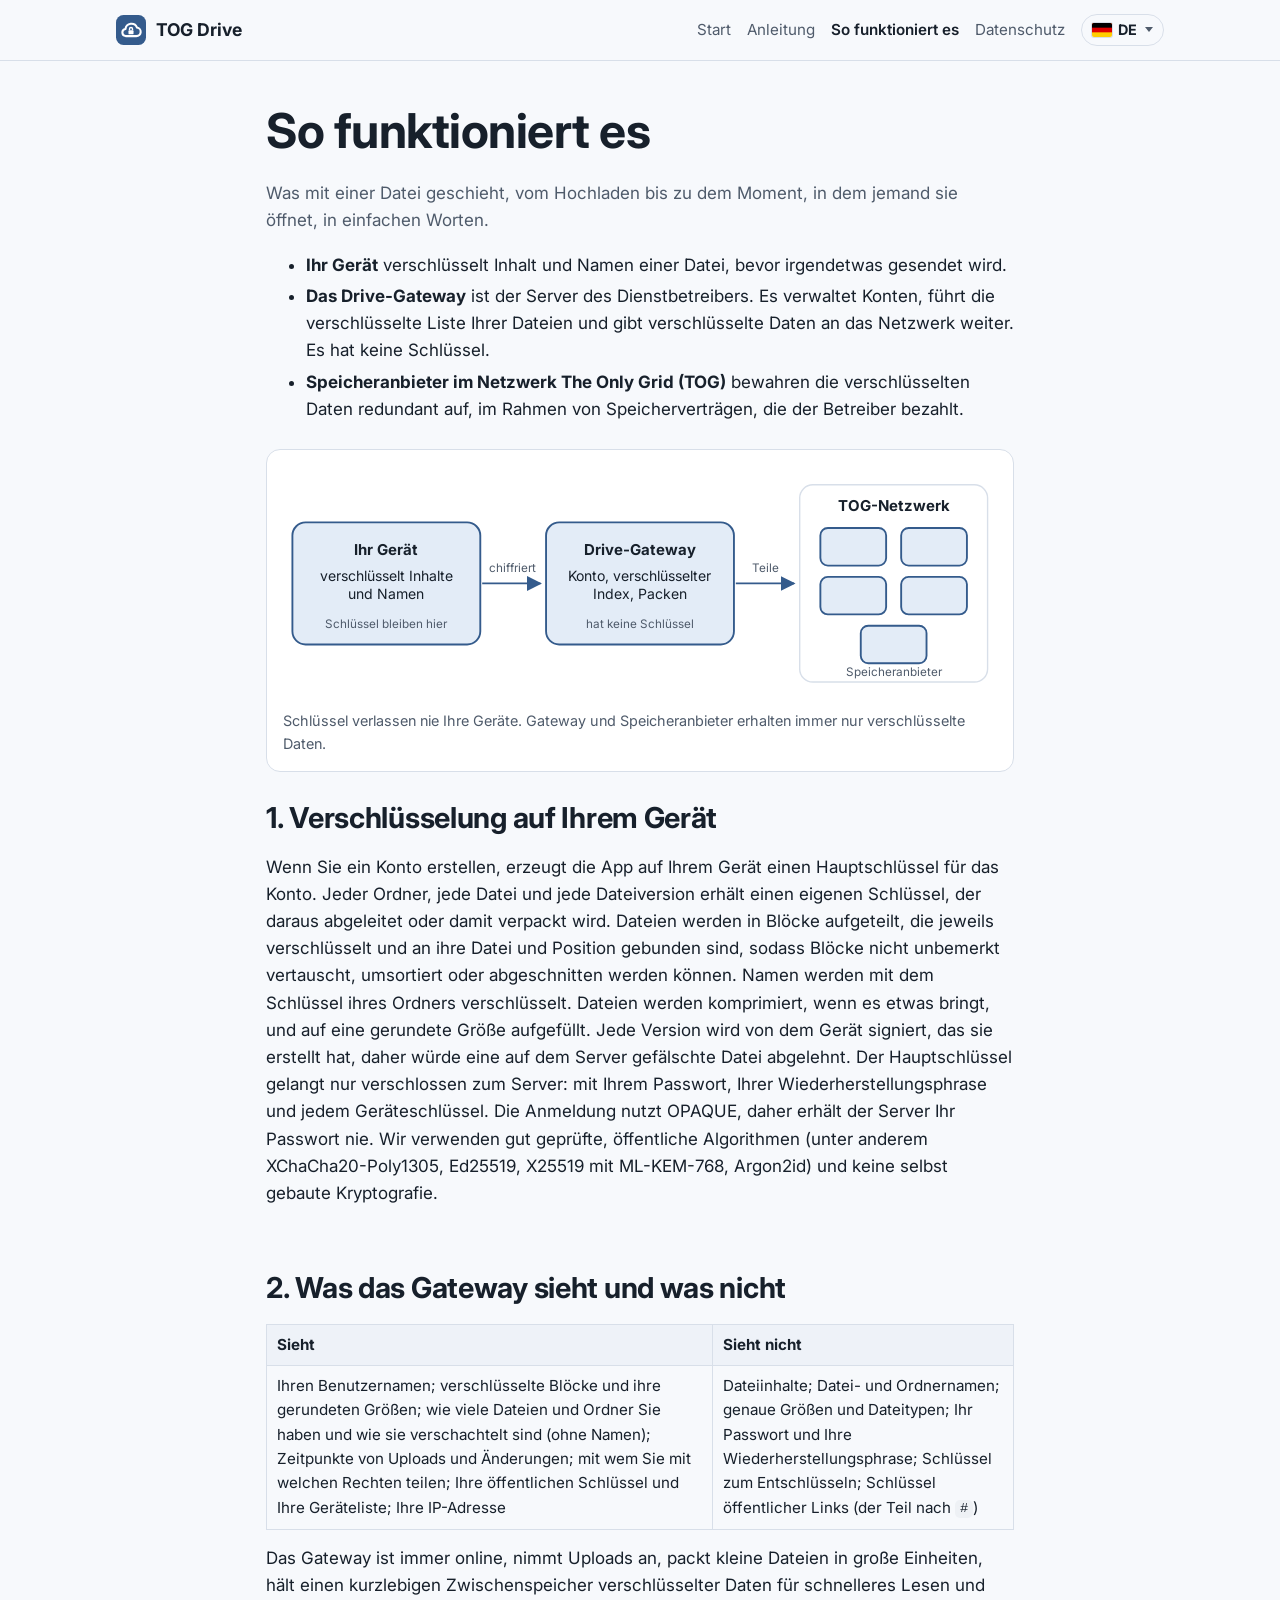
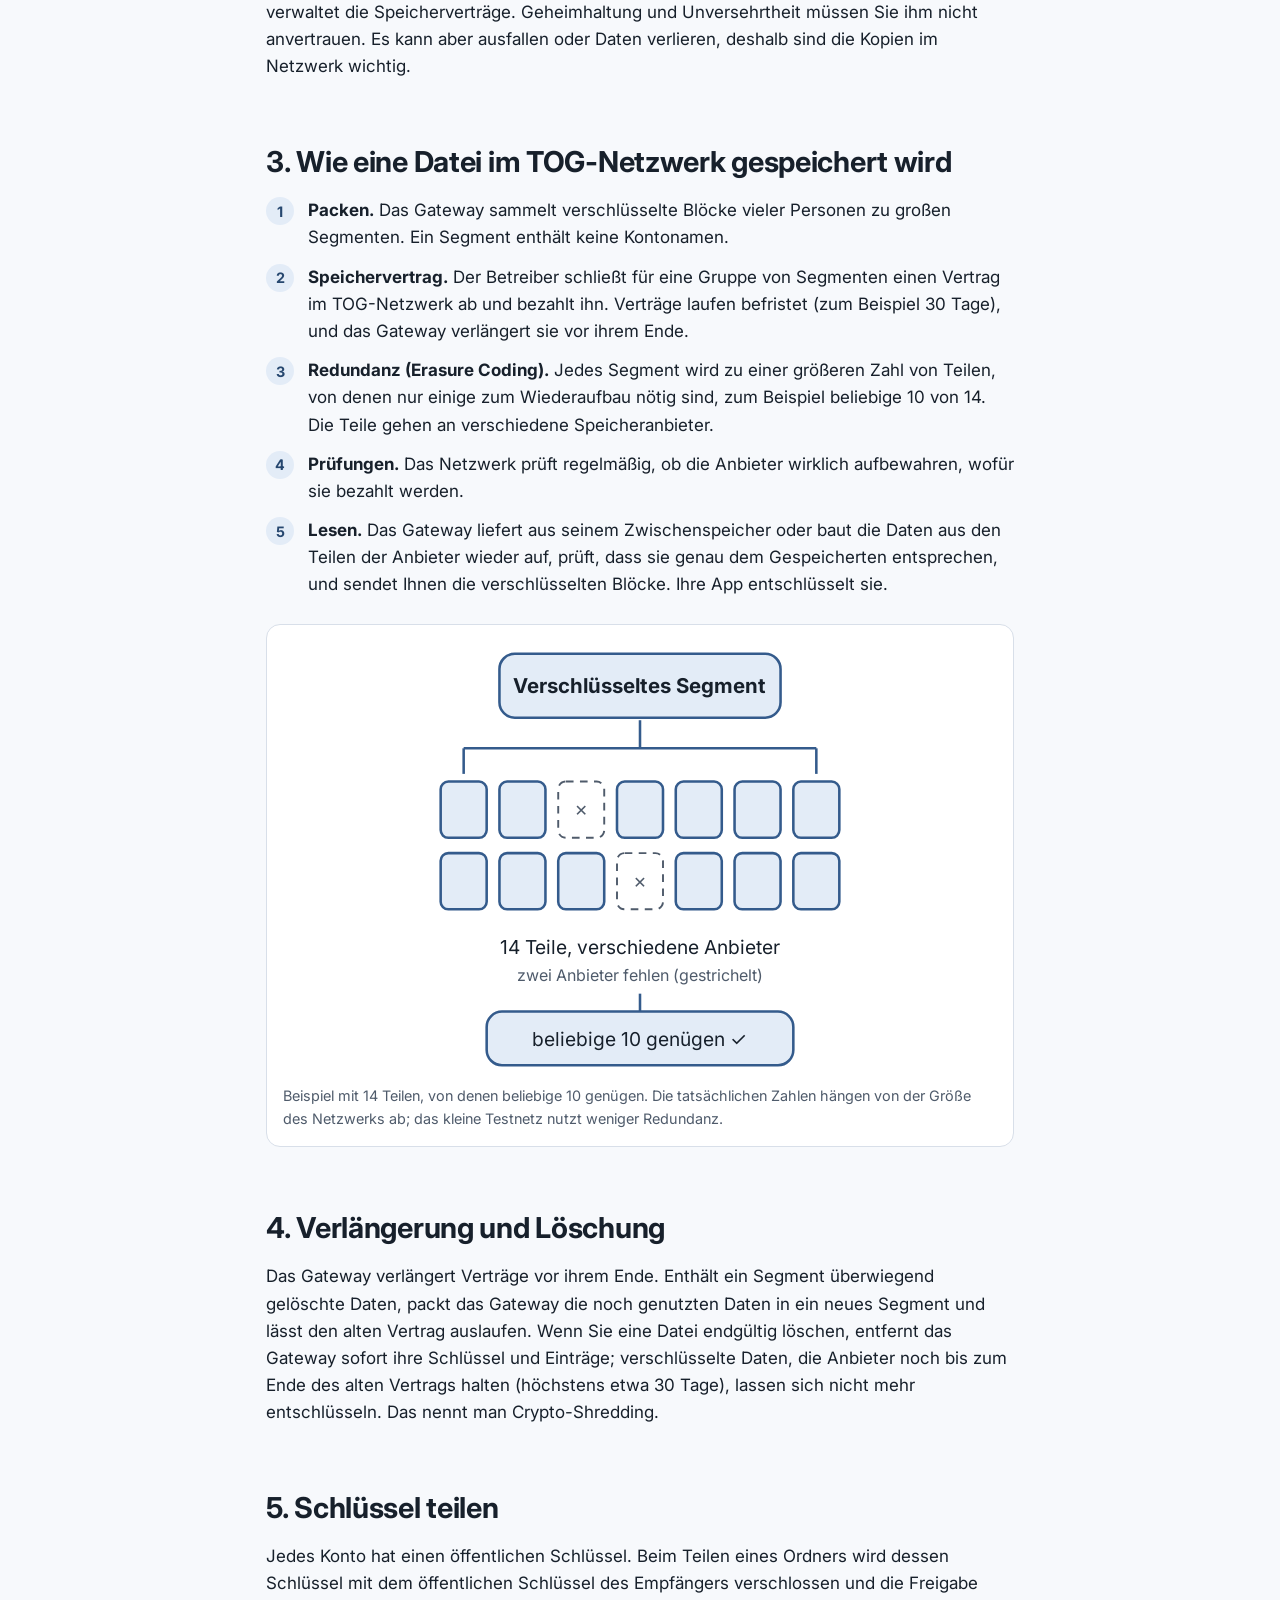
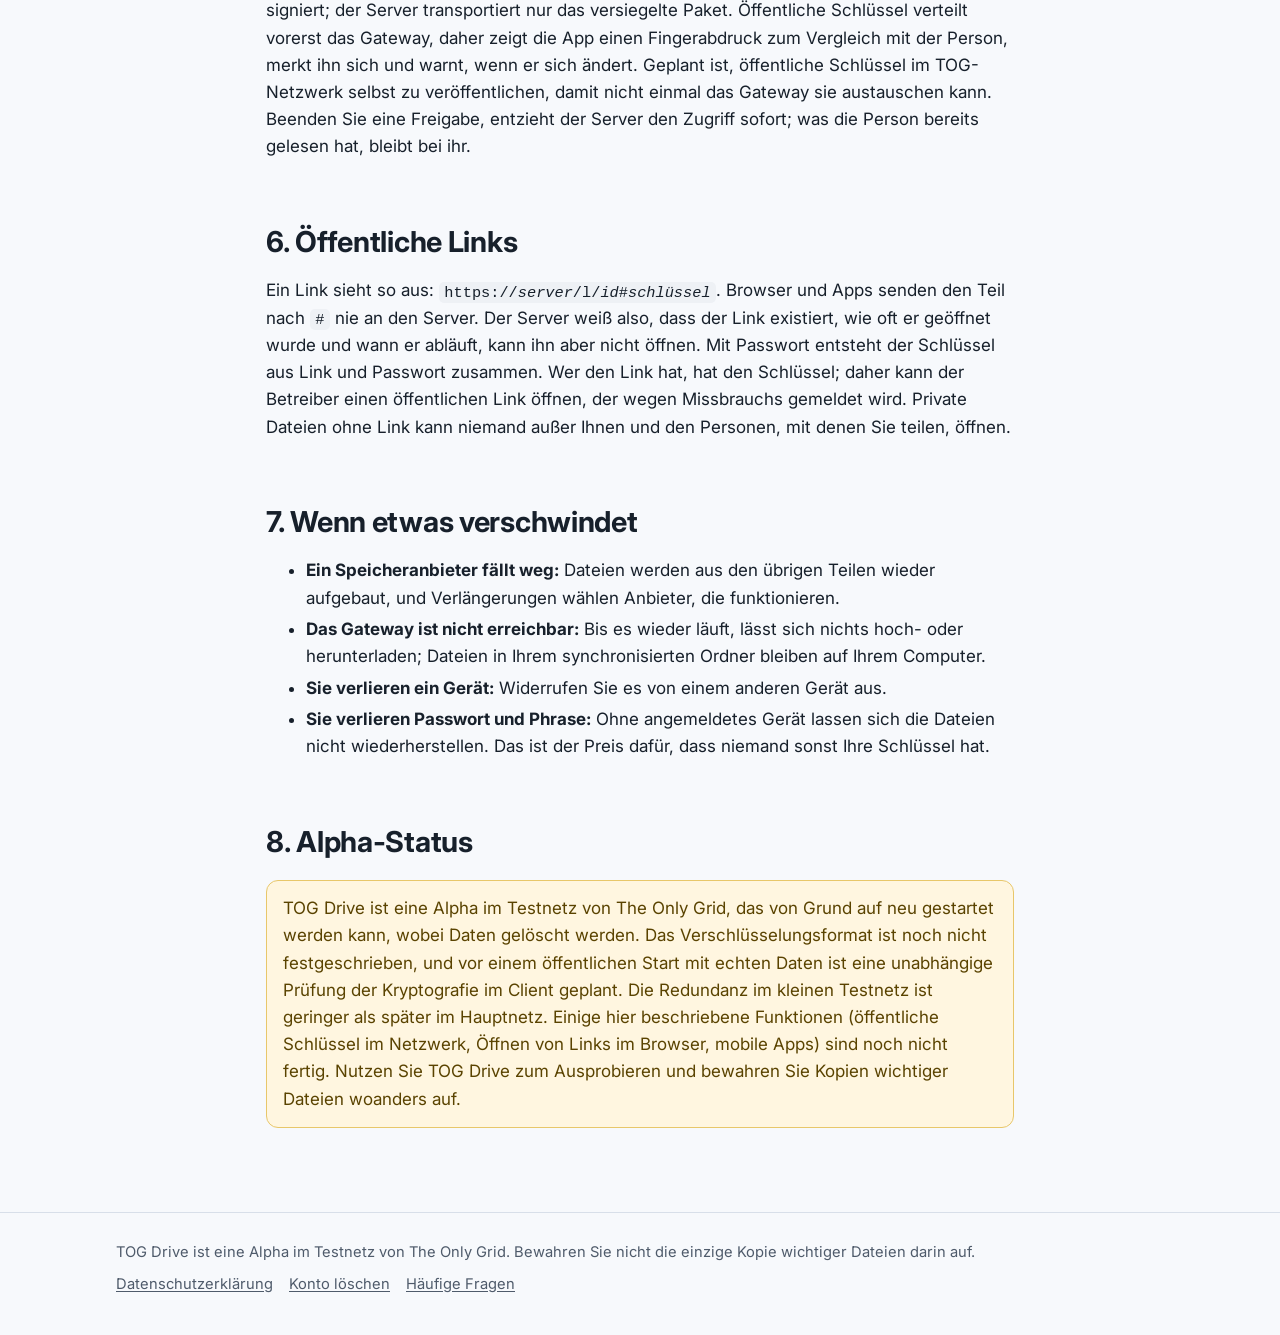
<file: de/so-funktioniert-es.html>
<!doctype html>
<html lang="de">
<head>
<meta charset="utf-8">
<meta name="viewport" content="width=device-width, initial-scale=1">
<title>So funktioniert TOG Drive</title>
<meta name="description" content="Verschlüsselung auf dem Gerät, was das Drive-Gateway sieht und was nicht, und wie verschlüsselte Daten redundant bei Speicheranbietern im Netzwerk The Only Grid liegen.">
<meta name="color-scheme" content="light dark">
<meta name="theme-color" content="#345b8c">
<link rel="alternate" hreflang="sr-Latn" href="../kako-radi.html">
<link rel="alternate" hreflang="en" href="../en/how-it-works.html">
<link rel="alternate" hreflang="de" href="so-funktioniert-es.html">
<link rel="alternate" hreflang="x-default" href="../en/how-it-works.html">
<link rel="icon" href="../favicon.svg" type="image/svg+xml">
<link rel="preconnect" href="https://fonts.googleapis.com">
<link rel="preconnect" href="https://fonts.gstatic.com" crossorigin>
<link rel="stylesheet" href="https://fonts.googleapis.com/css2?family=Inter:wght@400;600;700&amp;display=swap">
<link rel="stylesheet" href="../style.css">
</head>
<body>
<a class="skip" href="#sadrzaj">Zum Inhalt springen</a>
<header class="site-header">
  <div class="wrap">
    <a class="brand" href="index.html"><svg viewBox="0 0 32 32" aria-hidden="true"><rect width="32" height="32" rx="8" fill="#345b8c"/><path d="M10.2 22.5h11.6a4.6 4.6 0 0 0 .6-9.15 6.4 6.4 0 0 0-12.3 1.6 3.8 3.8 0 0 0 .1 7.55z" fill="none" stroke="#fff" stroke-width="2.2" stroke-linejoin="round"/><rect x="13.3" y="16.2" width="5.4" height="4.4" rx="1" fill="#fff"/><path d="M14.4 16.3v-1.3a1.6 1.6 0 0 1 3.2 0v1.3" fill="none" stroke="#fff" stroke-width="1.5"/></svg><span>TOG Drive</span></a>
    <nav class="nav" aria-label="Hauptmenü">
      <a href="index.html">Start</a> <a href="anleitung.html">Anleitung</a> <a href="so-funktioniert-es.html" aria-current="page">So funktioniert es</a> <a href="datenschutz.html">Datenschutz</a> <details class="langmenu"><summary aria-label="Sprache: Deutsch"><img src="../flags/de.svg" alt="" width="20" height="14"><b>DE</b></summary><ul><li><a href="../kako-radi.html" hreflang="sr-Latn" lang="sr-Latn"><img src="../flags/sr.svg" alt="" width="20" height="14"><b>SR</b><span>Srpski</span></a></li><li><a href="../en/how-it-works.html" hreflang="en" lang="en"><img src="../flags/en.svg" alt="" width="20" height="14"><b>EN</b><span>English</span></a></li><li><a href="so-funktioniert-es.html" hreflang="de" lang="de" aria-current="true"><img src="../flags/de.svg" alt="" width="20" height="14"><b>DE</b><span>Deutsch</span></a></li></ul></details>
    </nav>
  </div>
</header>
<main id="sadrzaj">
<div class="page">
  <div class="wrap narrow">
    <article>
      <h1>So funktioniert es</h1>
      <p class="lead muted">Was mit einer Datei geschieht, vom Hochladen bis zu dem Moment, in dem jemand sie öffnet, in einfachen Worten.</p>
      <ul>
        <li><strong>Ihr Gerät</strong> verschlüsselt Inhalt und Namen einer Datei, bevor irgendetwas gesendet wird.</li>
        <li><strong>Das Drive-Gateway</strong> ist der Server des Dienstbetreibers. Es verwaltet Konten, führt die verschlüsselte Liste Ihrer Dateien und gibt verschlüsselte Daten an das Netzwerk weiter. Es hat keine Schlüssel.</li>
        <li><strong>Speicheranbieter im Netzwerk The Only Grid (TOG)</strong> bewahren die verschlüsselten Daten redundant auf, im Rahmen von Speicherverträgen, die der Betreiber bezahlt.</li>
      </ul>

      <figure class="diagram">
        <svg class="wide" viewBox="0 0 760 250" role="img" aria-labelledby="e1t e1d">
          <title id="e1t">Weg einer Datei</title>
          <desc id="e1d">Das Gerät verschlüsselt die Datei und sendet verschlüsselte Daten an das Drive-Gateway, das sie packt und bei mehreren Speicheranbietern im TOG-Netzwerk ablegt.</desc>
          <defs><marker id="eah" viewBox="0 0 10 10" refX="9" refY="5" markerWidth="8" markerHeight="8" orient="auto-start-reverse"><path class="head" d="M0 0L10 5L0 10z"/></marker></defs>
          <rect class="box" x="10" y="60" width="200" height="130" rx="14"/>
          <text class="title" x="110" y="95" text-anchor="middle">Ihr Gerät</text>
          <text x="110" y="122" text-anchor="middle">verschlüsselt Inhalte</text>
          <text x="110" y="142" text-anchor="middle">und Namen</text>
          <text class="small" x="110" y="172" text-anchor="middle">Schlüssel bleiben hier</text>
          <rect class="box" x="280" y="60" width="200" height="130" rx="14"/>
          <text class="title" x="380" y="95" text-anchor="middle">Drive-Gateway</text>
          <text x="380" y="122" text-anchor="middle">Konto, verschlüsselter</text>
          <text x="380" y="142" text-anchor="middle">Index, Packen</text>
          <text class="small" x="380" y="172" text-anchor="middle">hat keine Schlüssel</text>
          <rect class="plain" x="550" y="20" width="200" height="210" rx="14"/>
          <text class="title" x="650" y="48" text-anchor="middle">TOG-Netzwerk</text>
          <rect class="box" x="572" y="66" width="70" height="40" rx="8"/><rect class="box" x="658" y="66" width="70" height="40" rx="8"/>
          <rect class="box" x="572" y="118" width="70" height="40" rx="8"/><rect class="box" x="658" y="118" width="70" height="40" rx="8"/>
          <rect class="box" x="615" y="170" width="70" height="40" rx="8"/>
          <text class="small" x="650" y="224" text-anchor="middle">Speicheranbieter</text>
          <line class="line" x1="212" y1="125" x2="274" y2="125" marker-end="url(#eah)"/>
          <text class="small" x="244" y="113" text-anchor="middle">chiffriert</text>
          <line class="line" x1="482" y1="125" x2="544" y2="125" marker-end="url(#eah)"/>
          <text class="small" x="514" y="113" text-anchor="middle">Teile</text>
        </svg>
        <svg class="tall" viewBox="0 0 340 560" role="img" aria-labelledby="e1tt e1dd">
          <title id="e1tt">Weg einer Datei</title>
          <desc id="e1dd">Das Gerät verschlüsselt die Datei und sendet verschlüsselte Daten an das Drive-Gateway, das sie packt und bei mehreren Speicheranbietern im TOG-Netzwerk ablegt.</desc>
          <defs><marker id="eah2" viewBox="0 0 10 10" refX="9" refY="5" markerWidth="8" markerHeight="8" orient="auto-start-reverse"><path class="head" d="M0 0L10 5L0 10z"/></marker></defs>
          <rect class="box" x="40" y="10" width="260" height="120" rx="14"/>
          <text class="title" x="170" y="44" text-anchor="middle">Ihr Gerät</text>
          <text x="170" y="72" text-anchor="middle">verschlüsselt Inhalte und Namen</text>
          <text class="small" x="170" y="104" text-anchor="middle">Schlüssel bleiben hier</text>
          <line class="line" x1="170" y1="132" x2="170" y2="182" marker-end="url(#eah2)"/>
          <text class="small" x="180" y="162">verschlüsselt</text>
          <rect class="box" x="40" y="188" width="260" height="120" rx="14"/>
          <text class="title" x="170" y="222" text-anchor="middle">Drive-Gateway</text>
          <text x="170" y="250" text-anchor="middle">Konto, verschlüsselter Index,</text>
          <text x="170" y="270" text-anchor="middle">Packen · hat keine Schlüssel</text>
          <line class="line" x1="170" y1="310" x2="170" y2="360" marker-end="url(#eah2)"/>
          <text class="small" x="180" y="340">Teile</text>
          <rect class="plain" x="20" y="366" width="300" height="186" rx="14"/>
          <text class="title" x="170" y="394" text-anchor="middle">TOG-Netzwerk</text>
          <rect class="box" x="45" y="412" width="74" height="42" rx="8"/><rect class="box" x="133" y="412" width="74" height="42" rx="8"/><rect class="box" x="221" y="412" width="74" height="42" rx="8"/>
          <rect class="box" x="89" y="466" width="74" height="42" rx="8"/><rect class="box" x="177" y="466" width="74" height="42" rx="8"/>
          <text class="small" x="170" y="536" text-anchor="middle">Speicheranbieter</text>
        </svg>
        <figcaption>Schlüssel verlassen nie Ihre Geräte. Gateway und Speicheranbieter erhalten immer nur verschlüsselte Daten.</figcaption>
      </figure>

      <h2 id="encryption">1. Verschlüsselung auf Ihrem Gerät</h2>
      <p>Wenn Sie ein Konto erstellen, erzeugt die App auf Ihrem Gerät einen Hauptschlüssel für das Konto. Jeder Ordner, jede Datei und jede Dateiversion erhält einen eigenen Schlüssel, der daraus abgeleitet oder damit verpackt wird. Dateien werden in Blöcke aufgeteilt, die jeweils verschlüsselt und an ihre Datei und Position gebunden sind, sodass Blöcke nicht unbemerkt vertauscht, umsortiert oder abgeschnitten werden können. Namen werden mit dem Schlüssel ihres Ordners verschlüsselt. Dateien werden komprimiert, wenn es etwas bringt, und auf eine gerundete Größe aufgefüllt. Jede Version wird von dem Gerät signiert, das sie erstellt hat, daher würde eine auf dem Server gefälschte Datei abgelehnt. Der Hauptschlüssel gelangt nur verschlossen zum Server: mit Ihrem Passwort, Ihrer Wiederherstellungsphrase und jedem Geräteschlüssel. Die Anmeldung nutzt OPAQUE, daher erhält der Server Ihr Passwort nie. Wir verwenden gut geprüfte, öffentliche Algorithmen (unter anderem XChaCha20-Poly1305, Ed25519, X25519 mit ML-KEM-768, Argon2id) und keine selbst gebaute Kryptografie.</p>

      <h2 id="gateway">2. Was das Gateway sieht und was nicht</h2>
      <div class="table-wrap"><table>
        <thead><tr><th>Sieht</th><th>Sieht nicht</th></tr></thead>
        <tbody><tr>
          <td>Ihren Benutzernamen; verschlüsselte Blöcke und ihre gerundeten Größen; wie viele Dateien und Ordner Sie haben und wie sie verschachtelt sind (ohne Namen); Zeitpunkte von Uploads und Änderungen; mit wem Sie mit welchen Rechten teilen; Ihre öffentlichen Schlüssel und Ihre Geräteliste; Ihre IP-Adresse</td>
          <td>Dateiinhalte; Datei- und Ordnernamen; genaue Größen und Dateitypen; Ihr Passwort und Ihre Wiederherstellungsphrase; Schlüssel zum Entschlüsseln; Schlüssel öffentlicher Links (der Teil nach <code>#</code>)</td>
        </tr></tbody>
      </table></div>
      <p>Das Gateway ist immer online, nimmt Uploads an, packt kleine Dateien in große Einheiten, hält einen kurzlebigen Zwischenspeicher verschlüsselter Daten für schnelleres Lesen und verwaltet die Speicherverträge. Geheimhaltung und Unversehrtheit müssen Sie ihm nicht anvertrauen. Es kann aber ausfallen oder Daten verlieren, deshalb sind die Kopien im Netzwerk wichtig.</p>

      <h2 id="storage">3. Wie eine Datei im TOG-Netzwerk gespeichert wird</h2>
      <ol class="steps">
        <li><strong>Packen.</strong> Das Gateway sammelt verschlüsselte Blöcke vieler Personen zu großen Segmenten. Ein Segment enthält keine Kontonamen.</li>
        <li><strong>Speichervertrag.</strong> Der Betreiber schließt für eine Gruppe von Segmenten einen Vertrag im TOG-Netzwerk ab und bezahlt ihn. Verträge laufen befristet (zum Beispiel 30 Tage), und das Gateway verlängert sie vor ihrem Ende.</li>
        <li><strong>Redundanz (Erasure Coding).</strong> Jedes Segment wird zu einer größeren Zahl von Teilen, von denen nur einige zum Wiederaufbau nötig sind, zum Beispiel beliebige 10 von 14. Die Teile gehen an verschiedene Speicheranbieter.</li>
        <li><strong>Prüfungen.</strong> Das Netzwerk prüft regelmäßig, ob die Anbieter wirklich aufbewahren, wofür sie bezahlt werden.</li>
        <li><strong>Lesen.</strong> Das Gateway liefert aus seinem Zwischenspeicher oder baut die Daten aus den Teilen der Anbieter wieder auf, prüft, dass sie genau dem Gespeicherten entsprechen, und sendet Ihnen die verschlüsselten Blöcke. Ihre App entschlüsselt sie.</li>
      </ol>
      <figure class="diagram">
        <svg class="ec" viewBox="0 0 360 340" role="img" aria-labelledby="e2t e2d">
          <title id="e2t">Redundanz mit Erasure Coding</title>
          <desc id="e2d">Ein Segment wird in 14 Teile zerlegt, die verschiedene Anbieter halten. Fallen zwei Anbieter weg, reichen die übrigen Teile für den Wiederaufbau.</desc>
          <rect class="box" x="70" y="10" width="220" height="50" rx="12"/>
          <text class="title" x="180" y="41" text-anchor="middle">Verschlüsseltes Segment</text>
          <line class="line" x1="180" y1="62" x2="180" y2="84"/>
          <line class="line" x1="42" y1="84" x2="318" y2="84"/>
          <line class="line" x1="42" y1="84" x2="42" y2="104"/><line class="line" x1="318" y1="84" x2="318" y2="104"/>
          <rect class="box" x="24" y="110" width="36" height="44" rx="6"/><rect class="box" x="70" y="110" width="36" height="44" rx="6"/><rect class="plain dash" x="116" y="110" width="36" height="44" rx="6" style="stroke:var(--muted)"/><text class="small" x="134" y="137" text-anchor="middle">✕</text><rect class="box" x="162" y="110" width="36" height="44" rx="6"/><rect class="box" x="208" y="110" width="36" height="44" rx="6"/><rect class="box" x="254" y="110" width="36" height="44" rx="6"/><rect class="box" x="300" y="110" width="36" height="44" rx="6"/><rect class="box" x="24" y="166" width="36" height="44" rx="6"/><rect class="box" x="70" y="166" width="36" height="44" rx="6"/><rect class="box" x="116" y="166" width="36" height="44" rx="6"/><rect class="plain dash" x="162" y="166" width="36" height="44" rx="6" style="stroke:var(--muted)"/><text class="small" x="180" y="193" text-anchor="middle">✕</text><rect class="box" x="208" y="166" width="36" height="44" rx="6"/><rect class="box" x="254" y="166" width="36" height="44" rx="6"/><rect class="box" x="300" y="166" width="36" height="44" rx="6"/>
          <text x="180" y="245" text-anchor="middle">14 Teile, verschiedene Anbieter</text>
          <text class="small" x="180" y="266" text-anchor="middle">zwei Anbieter fehlen (gestrichelt)</text>
          <line class="line" x1="180" y1="276" x2="180" y2="290"/>
          <rect class="box" x="60" y="290" width="240" height="42" rx="12"/>
          <text x="180" y="317" text-anchor="middle">beliebige 10 genügen ✓</text>
        </svg>
        <figcaption>Beispiel mit 14 Teilen, von denen beliebige 10 genügen. Die tatsächlichen Zahlen hängen von der Größe des Netzwerks ab; das kleine Testnetz nutzt weniger Redundanz.</figcaption>
      </figure>

      <h2 id="renewal">4. Verlängerung und Löschung</h2>
      <p>Das Gateway verlängert Verträge vor ihrem Ende. Enthält ein Segment überwiegend gelöschte Daten, packt das Gateway die noch genutzten Daten in ein neues Segment und lässt den alten Vertrag auslaufen. Wenn Sie eine Datei endgültig löschen, entfernt das Gateway sofort ihre Schlüssel und Einträge; verschlüsselte Daten, die Anbieter noch bis zum Ende des alten Vertrags halten (höchstens etwa 30 Tage), lassen sich nicht mehr entschlüsseln. Das nennt man Crypto-Shredding.</p>

      <h2 id="sharing">5. Schlüssel teilen</h2>
      <p>Jedes Konto hat einen öffentlichen Schlüssel. Beim Teilen eines Ordners wird dessen Schlüssel mit dem öffentlichen Schlüssel des Empfängers verschlossen und die Freigabe signiert; der Server transportiert nur das versiegelte Paket. Öffentliche Schlüssel verteilt vorerst das Gateway, daher zeigt die App einen Fingerabdruck zum Vergleich mit der Person, merkt ihn sich und warnt, wenn er sich ändert. Geplant ist, öffentliche Schlüssel im TOG-Netzwerk selbst zu veröffentlichen, damit nicht einmal das Gateway sie austauschen kann. Beenden Sie eine Freigabe, entzieht der Server den Zugriff sofort; was die Person bereits gelesen hat, bleibt bei ihr.</p>

      <h2 id="links">6. Öffentliche Links</h2>
      <p>Ein Link sieht so aus: <code>https://<em>server</em>/l/<em>id</em>#<em>schlüssel</em></code>. Browser und Apps senden den Teil nach <code>#</code> nie an den Server. Der Server weiß also, dass der Link existiert, wie oft er geöffnet wurde und wann er abläuft, kann ihn aber nicht öffnen. Mit Passwort entsteht der Schlüssel aus Link und Passwort zusammen. Wer den Link hat, hat den Schlüssel; daher kann der Betreiber einen öffentlichen Link öffnen, der wegen Missbrauchs gemeldet wird. Private Dateien ohne Link kann niemand außer Ihnen und den Personen, mit denen Sie teilen, öffnen.</p>

      <h2 id="loss">7. Wenn etwas verschwindet</h2>
      <ul>
        <li><strong>Ein Speicheranbieter fällt weg:</strong> Dateien werden aus den übrigen Teilen wieder aufgebaut, und Verlängerungen wählen Anbieter, die funktionieren.</li>
        <li><strong>Das Gateway ist nicht erreichbar:</strong> Bis es wieder läuft, lässt sich nichts hoch- oder herunterladen; Dateien in Ihrem synchronisierten Ordner bleiben auf Ihrem Computer.</li>
        <li><strong>Sie verlieren ein Gerät:</strong> Widerrufen Sie es von einem anderen Gerät aus.</li>
        <li><strong>Sie verlieren Passwort und Phrase:</strong> Ohne angemeldetes Gerät lassen sich die Dateien nicht wiederherstellen. Das ist der Preis dafür, dass niemand sonst Ihre Schlüssel hat.</li>
      </ul>

      <h2 id="alpha">8. Alpha-Status</h2>
      <div class="warn"><p>TOG Drive ist eine Alpha im Testnetz von The Only Grid, das von Grund auf neu gestartet werden kann, wobei Daten gelöscht werden. Das Verschlüsselungsformat ist noch nicht festgeschrieben, und vor einem öffentlichen Start mit echten Daten ist eine unabhängige Prüfung der Kryptografie im Client geplant. Die Redundanz im kleinen Testnetz ist geringer als später im Hauptnetz. Einige hier beschriebene Funktionen (öffentliche Schlüssel im Netzwerk, Öffnen von Links im Browser, mobile Apps) sind noch nicht fertig. Nutzen Sie TOG Drive zum Ausprobieren und bewahren Sie Kopien wichtiger Dateien woanders auf.</p></div>
    </article>
  </div>
</div>
</main>
<footer class="site-footer">
  <div class="wrap">
    <span>TOG Drive ist eine Alpha im Testnetz von The Only Grid. Bewahren Sie nicht die einzige Kopie wichtiger Dateien darin auf.</span>
    <nav aria-label="Fußzeile"><a href="datenschutz.html">Datenschutzerklärung</a> <a href="datenschutz.html#account-deletion">Konto löschen</a> <a href="anleitung.html#faq">Häufige Fragen</a></nav>
  </div>
</footer>
</body>
</html>
</file>
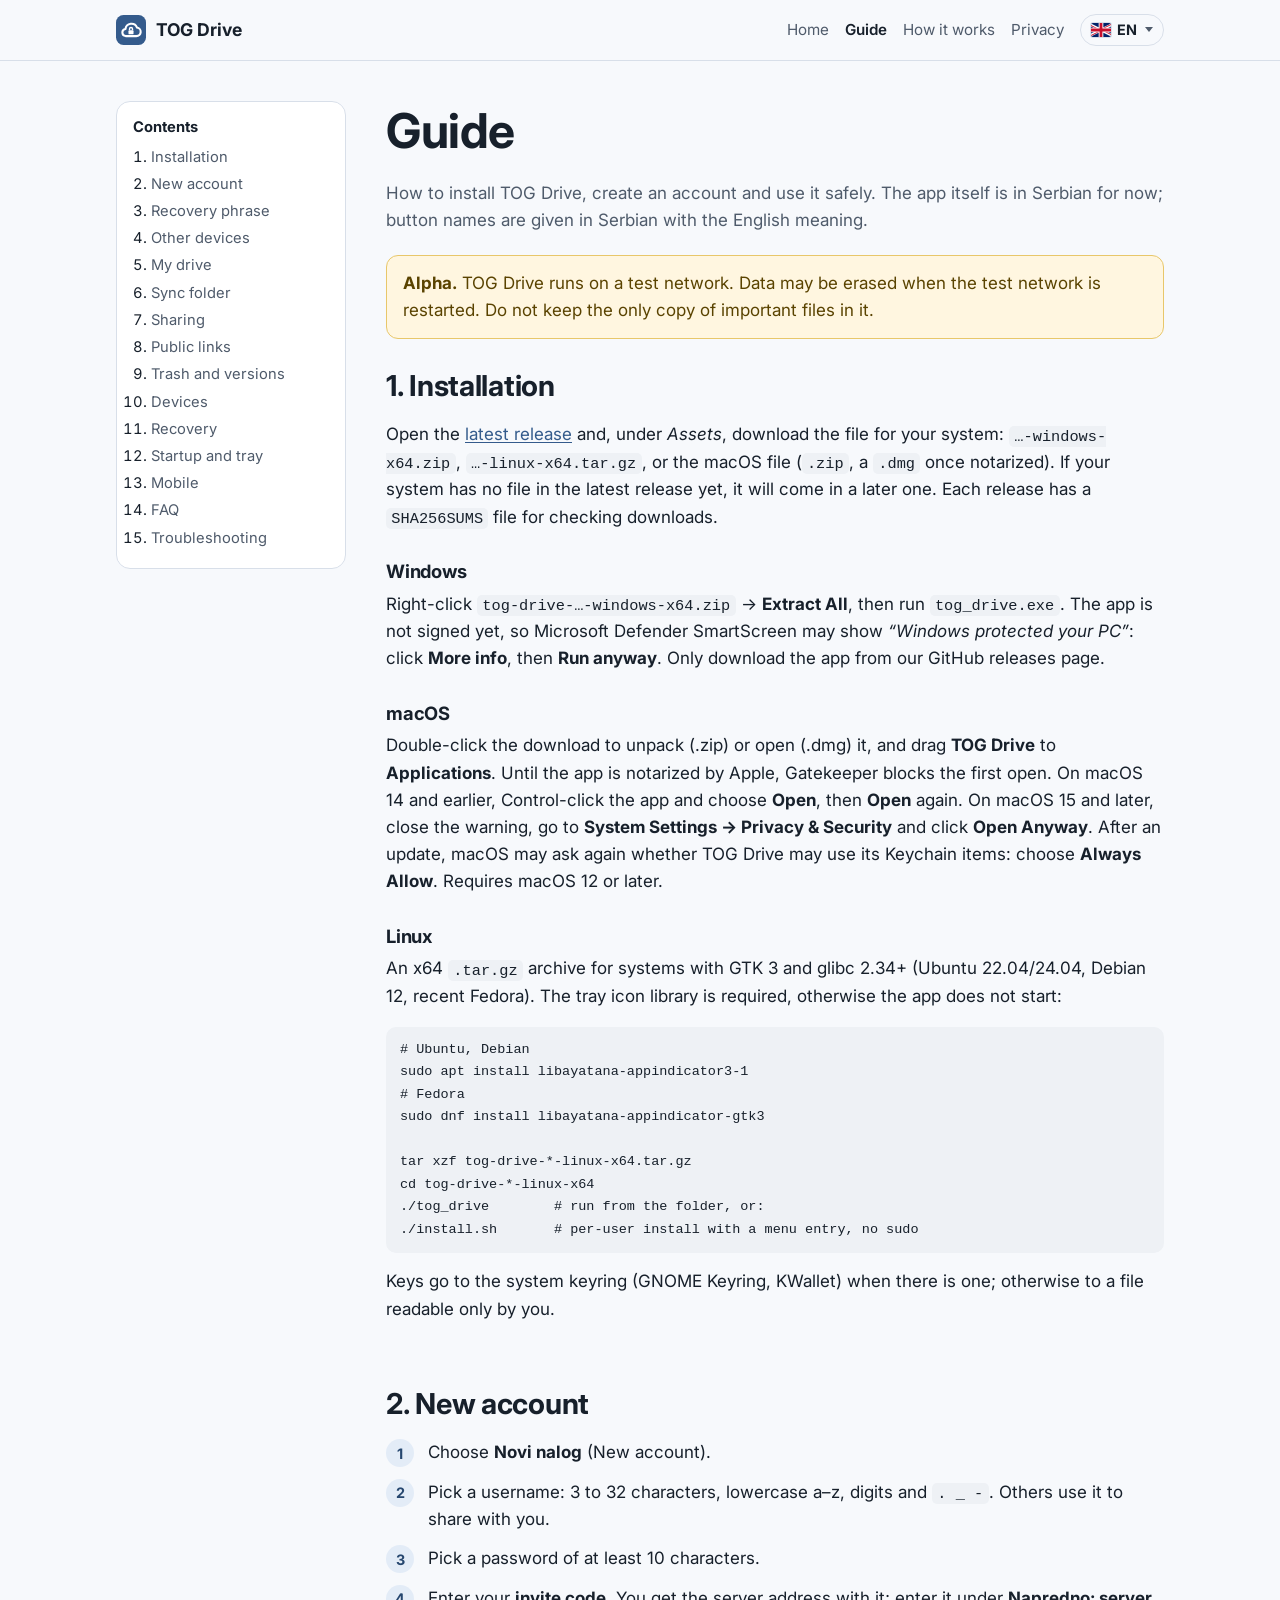
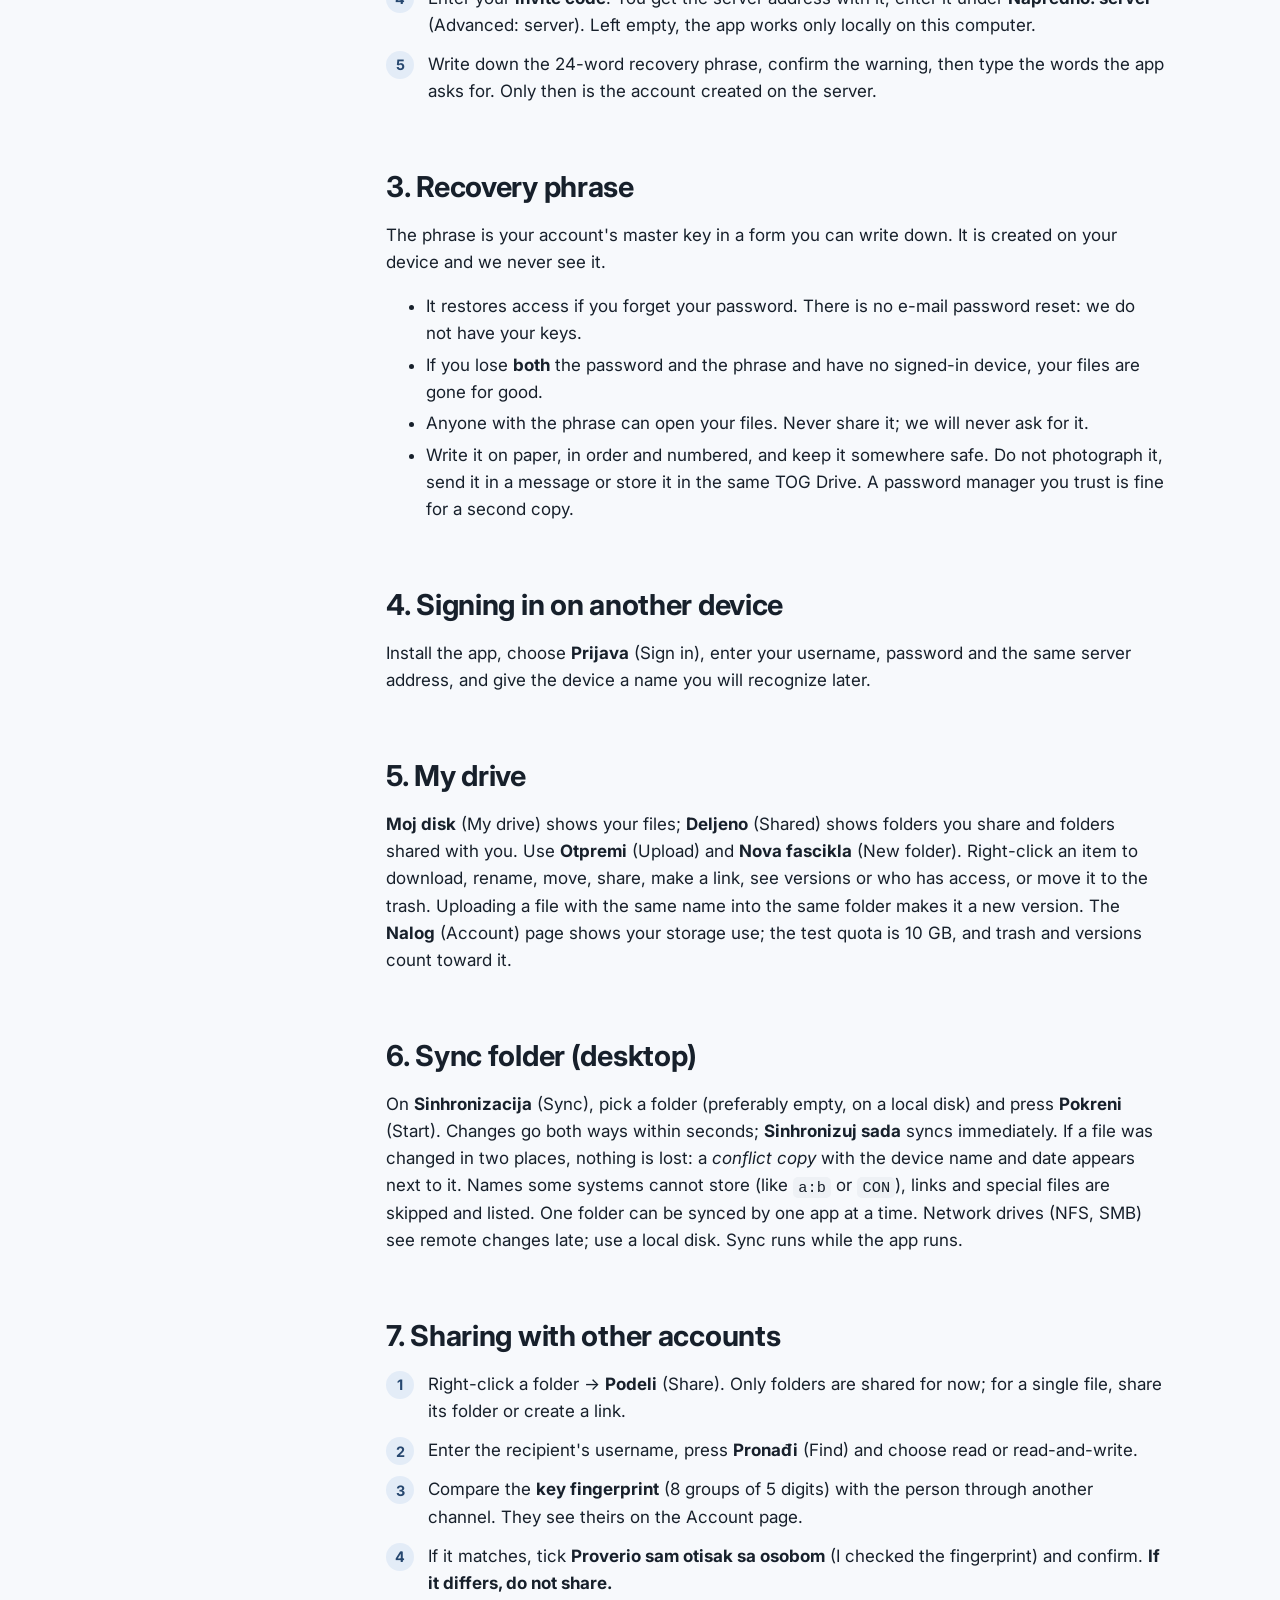
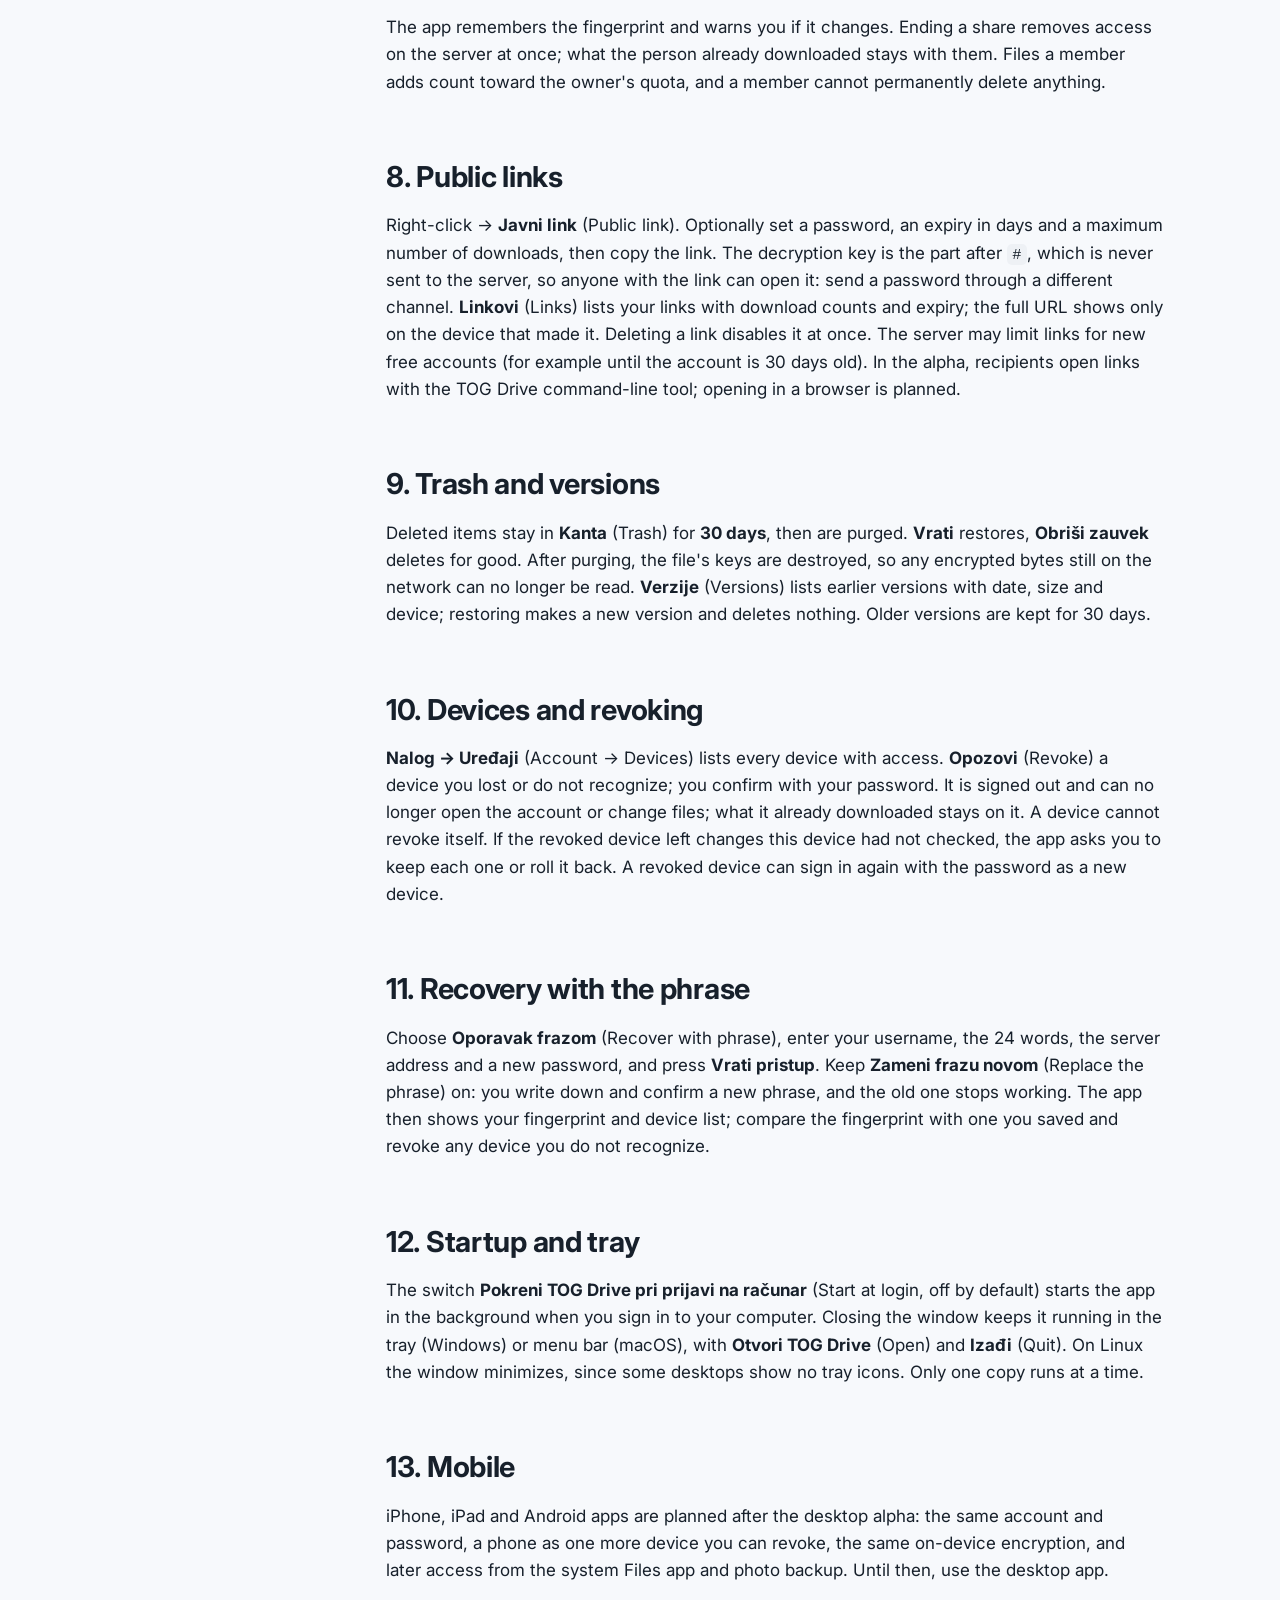
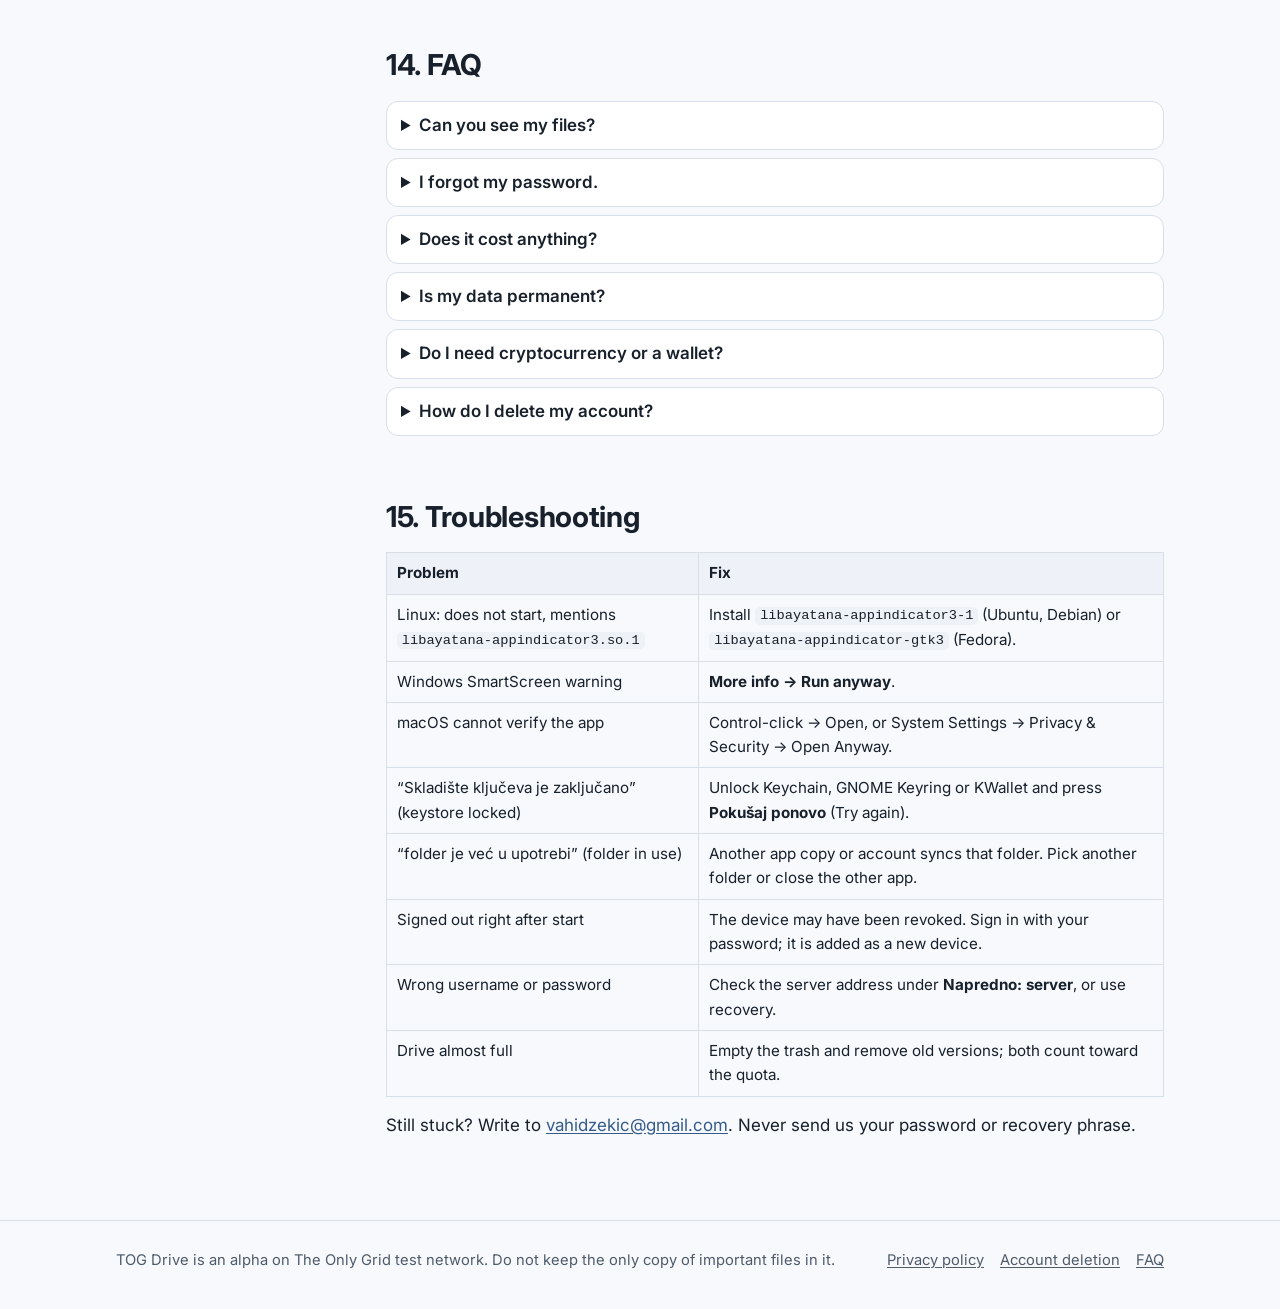
<file: en/guide.html>
<!doctype html>
<html lang="en">
<head>
<meta charset="utf-8">
<meta name="viewport" content="width=device-width, initial-scale=1">
<title>TOG Drive guide</title>
<meta name="description" content="Installing on Windows, macOS and Linux, creating an account, the recovery phrase, sync, sharing, public links, trash, devices, and answers to common questions.">
<meta name="color-scheme" content="light dark">
<meta name="theme-color" content="#345b8c">
<link rel="alternate" hreflang="sr-Latn" href="../uputstvo.html">
<link rel="alternate" hreflang="en" href="guide.html">
<link rel="alternate" hreflang="de" href="../de/anleitung.html">
<link rel="alternate" hreflang="x-default" href="guide.html">
<link rel="icon" href="../favicon.svg" type="image/svg+xml">
<link rel="preconnect" href="https://fonts.googleapis.com">
<link rel="preconnect" href="https://fonts.gstatic.com" crossorigin>
<link rel="stylesheet" href="https://fonts.googleapis.com/css2?family=Inter:wght@400;600;700&amp;display=swap">
<link rel="stylesheet" href="../style.css">
</head>
<body>
<a class="skip" href="#sadrzaj">Skip to content</a>
<header class="site-header">
  <div class="wrap">
    <a class="brand" href="index.html"><svg viewBox="0 0 32 32" aria-hidden="true"><rect width="32" height="32" rx="8" fill="#345b8c"/><path d="M10.2 22.5h11.6a4.6 4.6 0 0 0 .6-9.15 6.4 6.4 0 0 0-12.3 1.6 3.8 3.8 0 0 0 .1 7.55z" fill="none" stroke="#fff" stroke-width="2.2" stroke-linejoin="round"/><rect x="13.3" y="16.2" width="5.4" height="4.4" rx="1" fill="#fff"/><path d="M14.4 16.3v-1.3a1.6 1.6 0 0 1 3.2 0v1.3" fill="none" stroke="#fff" stroke-width="1.5"/></svg><span>TOG Drive</span></a>
    <nav class="nav" aria-label="Main menu">
      <a href="index.html">Home</a> <a href="guide.html" aria-current="page">Guide</a> <a href="how-it-works.html">How it works</a> <a href="privacy.html">Privacy</a> <details class="langmenu"><summary aria-label="Language: English"><img src="../flags/en.svg" alt="" width="20" height="14"><b>EN</b></summary><ul><li><a href="../uputstvo.html" hreflang="sr-Latn" lang="sr-Latn"><img src="../flags/sr.svg" alt="" width="20" height="14"><b>SR</b><span>Srpski</span></a></li><li><a href="guide.html" hreflang="en" lang="en" aria-current="true"><img src="../flags/en.svg" alt="" width="20" height="14"><b>EN</b><span>English</span></a></li><li><a href="../de/anleitung.html" hreflang="de" lang="de"><img src="../flags/de.svg" alt="" width="20" height="14"><b>DE</b><span>Deutsch</span></a></li></ul></details>
    </nav>
  </div>
</header>
<main id="sadrzaj">
<div class="page">
  <div class="wrap with-toc">
    <nav class="toc" aria-label="Contents">
      <strong>Contents</strong>
      <ol>
        <li><a href="#install">Installation</a></li>
        <li><a href="#account">New account</a></li>
        <li><a href="#phrase">Recovery phrase</a></li>
        <li><a href="#signin">Other devices</a></li>
        <li><a href="#browser">My drive</a></li>
        <li><a href="#sync">Sync folder</a></li>
        <li><a href="#sharing">Sharing</a></li>
        <li><a href="#links">Public links</a></li>
        <li><a href="#trash">Trash and versions</a></li>
        <li><a href="#devices">Devices</a></li>
        <li><a href="#recovery">Recovery</a></li>
        <li><a href="#startup">Startup and tray</a></li>
        <li><a href="#mobile">Mobile</a></li>
        <li><a href="#faq">FAQ</a></li>
        <li><a href="#troubleshooting">Troubleshooting</a></li>
      </ol>
    </nav>
    <article>
      <h1>Guide</h1>
      <p class="lead muted">How to install TOG Drive, create an account and use it safely. The app itself is in Serbian for now; button names are given in Serbian with the English meaning.</p>
      <div class="warn"><p><strong>Alpha.</strong> TOG Drive runs on a test network. Data may be erased when the test network is restarted. Do not keep the only copy of important files in it.</p></div>

      <h2 id="install">1. Installation</h2>
      <p>Open the <a href="https://github.com/vahidzekic/theonlygrid-drive/releases/latest">latest release</a> and, under <em>Assets</em>, download the file for your system: <code>…-windows-x64.zip</code>, <code>…-linux-x64.tar.gz</code>, or the macOS file (<code>.zip</code>, a <code>.dmg</code> once notarized). If your system has no file in the latest release yet, it will come in a later one. Each release has a <code>SHA256SUMS</code> file for checking downloads.</p>
      <h3>Windows</h3>
      <p>Right-click <code>tog-drive-…-windows-x64.zip</code> → <strong>Extract All</strong>, then run <code>tog_drive.exe</code>. The app is not signed yet, so Microsoft Defender SmartScreen may show <em>“Windows protected your PC”</em>: click <strong>More info</strong>, then <strong>Run anyway</strong>. Only download the app from our GitHub releases page.</p>
      <h3>macOS</h3>
      <p>Double-click the download to unpack (.zip) or open (.dmg) it, and drag <strong>TOG Drive</strong> to <strong>Applications</strong>. Until the app is notarized by Apple, Gatekeeper blocks the first open. On macOS 14 and earlier, Control-click the app and choose <strong>Open</strong>, then <strong>Open</strong> again. On macOS 15 and later, close the warning, go to <strong>System Settings → Privacy &amp; Security</strong> and click <strong>Open Anyway</strong>. After an update, macOS may ask again whether TOG Drive may use its Keychain items: choose <strong>Always Allow</strong>. Requires macOS 12 or later.</p>
      <h3>Linux</h3>
      <p>An x64 <code>.tar.gz</code> archive for systems with GTK 3 and glibc 2.34+ (Ubuntu 22.04/24.04, Debian 12, recent Fedora). The tray icon library is required, otherwise the app does not start:</p>
<pre><code># Ubuntu, Debian
sudo apt install libayatana-appindicator3-1
# Fedora
sudo dnf install libayatana-appindicator-gtk3

tar xzf tog-drive-*-linux-x64.tar.gz
cd tog-drive-*-linux-x64
./tog_drive        # run from the folder, or:
./install.sh       # per-user install with a menu entry, no sudo</code></pre>
      <p>Keys go to the system keyring (GNOME Keyring, KWallet) when there is one; otherwise to a file readable only by you.</p>

      <h2 id="account">2. New account</h2>
      <ol class="steps">
        <li>Choose <strong>Novi nalog</strong> (New account).</li>
        <li>Pick a username: 3 to 32 characters, lowercase a–z, digits and <code>. _ -</code>. Others use it to share with you.</li>
        <li>Pick a password of at least 10 characters.</li>
        <li>Enter your <strong>invite code</strong>. You get the server address with it; enter it under <strong>Napredno: server</strong> (Advanced: server). Left empty, the app works only locally on this computer.</li>
        <li>Write down the 24-word recovery phrase, confirm the warning, then type the words the app asks for. Only then is the account created on the server.</li>
      </ol>

      <h2 id="phrase">3. Recovery phrase</h2>
      <p>The phrase is your account's master key in a form you can write down. It is created on your device and we never see it.</p>
      <ul>
        <li>It restores access if you forget your password. There is no e-mail password reset: we do not have your keys.</li>
        <li>If you lose <strong>both</strong> the password and the phrase and have no signed-in device, your files are gone for good.</li>
        <li>Anyone with the phrase can open your files. Never share it; we will never ask for it.</li>
        <li>Write it on paper, in order and numbered, and keep it somewhere safe. Do not photograph it, send it in a message or store it in the same TOG Drive. A password manager you trust is fine for a second copy.</li>
      </ul>

      <h2 id="signin">4. Signing in on another device</h2>
      <p>Install the app, choose <strong>Prijava</strong> (Sign in), enter your username, password and the same server address, and give the device a name you will recognize later.</p>

      <h2 id="browser">5. My drive</h2>
      <p><strong>Moj disk</strong> (My drive) shows your files; <strong>Deljeno</strong> (Shared) shows folders you share and folders shared with you. Use <strong>Otpremi</strong> (Upload) and <strong>Nova fascikla</strong> (New folder). Right-click an item to download, rename, move, share, make a link, see versions or who has access, or move it to the trash. Uploading a file with the same name into the same folder makes it a new version. The <strong>Nalog</strong> (Account) page shows your storage use; the test quota is 10 GB, and trash and versions count toward it.</p>

      <h2 id="sync">6. Sync folder (desktop)</h2>
      <p>On <strong>Sinhronizacija</strong> (Sync), pick a folder (preferably empty, on a local disk) and press <strong>Pokreni</strong> (Start). Changes go both ways within seconds; <strong>Sinhronizuj sada</strong> syncs immediately. If a file was changed in two places, nothing is lost: a <em>conflict copy</em> with the device name and date appears next to it. Names some systems cannot store (like <code>a:b</code> or <code>CON</code>), links and special files are skipped and listed. One folder can be synced by one app at a time. Network drives (NFS, SMB) see remote changes late; use a local disk. Sync runs while the app runs.</p>

      <h2 id="sharing">7. Sharing with other accounts</h2>
      <ol class="steps">
        <li>Right-click a folder → <strong>Podeli</strong> (Share). Only folders are shared for now; for a single file, share its folder or create a link.</li>
        <li>Enter the recipient's username, press <strong>Pronađi</strong> (Find) and choose read or read-and-write.</li>
        <li>Compare the <strong>key fingerprint</strong> (8 groups of 5 digits) with the person through another channel. They see theirs on the Account page.</li>
        <li>If it matches, tick <strong>Proverio sam otisak sa osobom</strong> (I checked the fingerprint) and confirm. <strong>If it differs, do not share.</strong></li>
      </ol>
      <p>The app remembers the fingerprint and warns you if it changes. Ending a share removes access on the server at once; what the person already downloaded stays with them. Files a member adds count toward the owner's quota, and a member cannot permanently delete anything.</p>

      <h2 id="links">8. Public links</h2>
      <p>Right-click → <strong>Javni link</strong> (Public link). Optionally set a password, an expiry in days and a maximum number of downloads, then copy the link. The decryption key is the part after <code>#</code>, which is never sent to the server, so anyone with the link can open it: send a password through a different channel. <strong>Linkovi</strong> (Links) lists your links with download counts and expiry; the full URL shows only on the device that made it. Deleting a link disables it at once. The server may limit links for new free accounts (for example until the account is 30 days old). In the alpha, recipients open links with the TOG Drive command-line tool; opening in a browser is planned.</p>

      <h2 id="trash">9. Trash and versions</h2>
      <p>Deleted items stay in <strong>Kanta</strong> (Trash) for <strong>30 days</strong>, then are purged. <strong>Vrati</strong> restores, <strong>Obriši zauvek</strong> deletes for good. After purging, the file's keys are destroyed, so any encrypted bytes still on the network can no longer be read. <strong>Verzije</strong> (Versions) lists earlier versions with date, size and device; restoring makes a new version and deletes nothing. Older versions are kept for 30 days.</p>

      <h2 id="devices">10. Devices and revoking</h2>
      <p><strong>Nalog → Uređaji</strong> (Account → Devices) lists every device with access. <strong>Opozovi</strong> (Revoke) a device you lost or do not recognize; you confirm with your password. It is signed out and can no longer open the account or change files; what it already downloaded stays on it. A device cannot revoke itself. If the revoked device left changes this device had not checked, the app asks you to keep each one or roll it back. A revoked device can sign in again with the password as a new device.</p>

      <h2 id="recovery">11. Recovery with the phrase</h2>
      <p>Choose <strong>Oporavak frazom</strong> (Recover with phrase), enter your username, the 24 words, the server address and a new password, and press <strong>Vrati pristup</strong>. Keep <strong>Zameni frazu novom</strong> (Replace the phrase) on: you write down and confirm a new phrase, and the old one stops working. The app then shows your fingerprint and device list; compare the fingerprint with one you saved and revoke any device you do not recognize.</p>

      <h2 id="startup">12. Startup and tray</h2>
      <p>The switch <strong>Pokreni TOG Drive pri prijavi na računar</strong> (Start at login, off by default) starts the app in the background when you sign in to your computer. Closing the window keeps it running in the tray (Windows) or menu bar (macOS), with <strong>Otvori TOG Drive</strong> (Open) and <strong>Izađi</strong> (Quit). On Linux the window minimizes, since some desktops show no tray icons. Only one copy runs at a time.</p>

      <h2 id="mobile">13. Mobile</h2>
      <p>iPhone, iPad and Android apps are planned after the desktop alpha: the same account and password, a phone as one more device you can revoke, the same on-device encryption, and later access from the system Files app and photo backup. Until then, use the desktop app.</p>

      <h2 id="faq">14. FAQ</h2>
      <details><summary>Can you see my files?</summary><p>No. Contents and names are encrypted on your device with keys we do not have. See <a href="how-it-works.html">How it works</a>.</p></details>
      <details><summary>I forgot my password.</summary><p>Use <a href="#recovery">recovery with the phrase</a>. Without the password, the phrase and a signed-in device, access cannot be restored.</p></details>
      <details><summary>Does it cost anything?</summary><p>The alpha is free, with 10 GB for test data. There are no paid plans yet.</p></details>
      <details><summary>Is my data permanent?</summary><p>Not on the test network: it may be erased when the network restarts. Keep copies elsewhere.</p></details>
      <details><summary>Do I need cryptocurrency or a wallet?</summary><p>No. The service operator pays for storage on the network. You only need a username and password.</p></details>
      <details><summary>How do I delete my account?</summary><p>See <a href="privacy.html#account-deletion">Account deletion</a>.</p></details>

      <h2 id="troubleshooting">15. Troubleshooting</h2>
      <div class="table-wrap"><table>
        <thead><tr><th>Problem</th><th>Fix</th></tr></thead>
        <tbody>
          <tr><td>Linux: does not start, mentions <code>libayatana-appindicator3.so.1</code></td><td>Install <code>libayatana-appindicator3-1</code> (Ubuntu, Debian) or <code>libayatana-appindicator-gtk3</code> (Fedora).</td></tr>
          <tr><td>Windows SmartScreen warning</td><td><strong>More info → Run anyway</strong>.</td></tr>
          <tr><td>macOS cannot verify the app</td><td>Control-click → Open, or System Settings → Privacy &amp; Security → Open Anyway.</td></tr>
          <tr><td>“Skladište ključeva je zaključano” (keystore locked)</td><td>Unlock Keychain, GNOME Keyring or KWallet and press <strong>Pokušaj ponovo</strong> (Try again).</td></tr>
          <tr><td>“folder je već u upotrebi” (folder in use)</td><td>Another app copy or account syncs that folder. Pick another folder or close the other app.</td></tr>
          <tr><td>Signed out right after start</td><td>The device may have been revoked. Sign in with your password; it is added as a new device.</td></tr>
          <tr><td>Wrong username or password</td><td>Check the server address under <strong>Napredno: server</strong>, or use recovery.</td></tr>
          <tr><td>Drive almost full</td><td>Empty the trash and remove old versions; both count toward the quota.</td></tr>
        </tbody>
      </table></div>
      <p>Still stuck? Write to <a href="mailto:vahidzekic@gmail.com">vahidzekic@gmail.com</a>. Never send us your password or recovery phrase.</p>
    </article>
  </div>
</div>
</main>
<footer class="site-footer">
  <div class="wrap">
    <span>TOG Drive is an alpha on The Only Grid test network. Do not keep the only copy of important files in it.</span>
    <nav aria-label="Footer"><a href="privacy.html">Privacy policy</a> <a href="privacy.html#account-deletion">Account deletion</a> <a href="guide.html#faq">FAQ</a></nav>
  </div>
</footer>
</body>
</html>
</file>
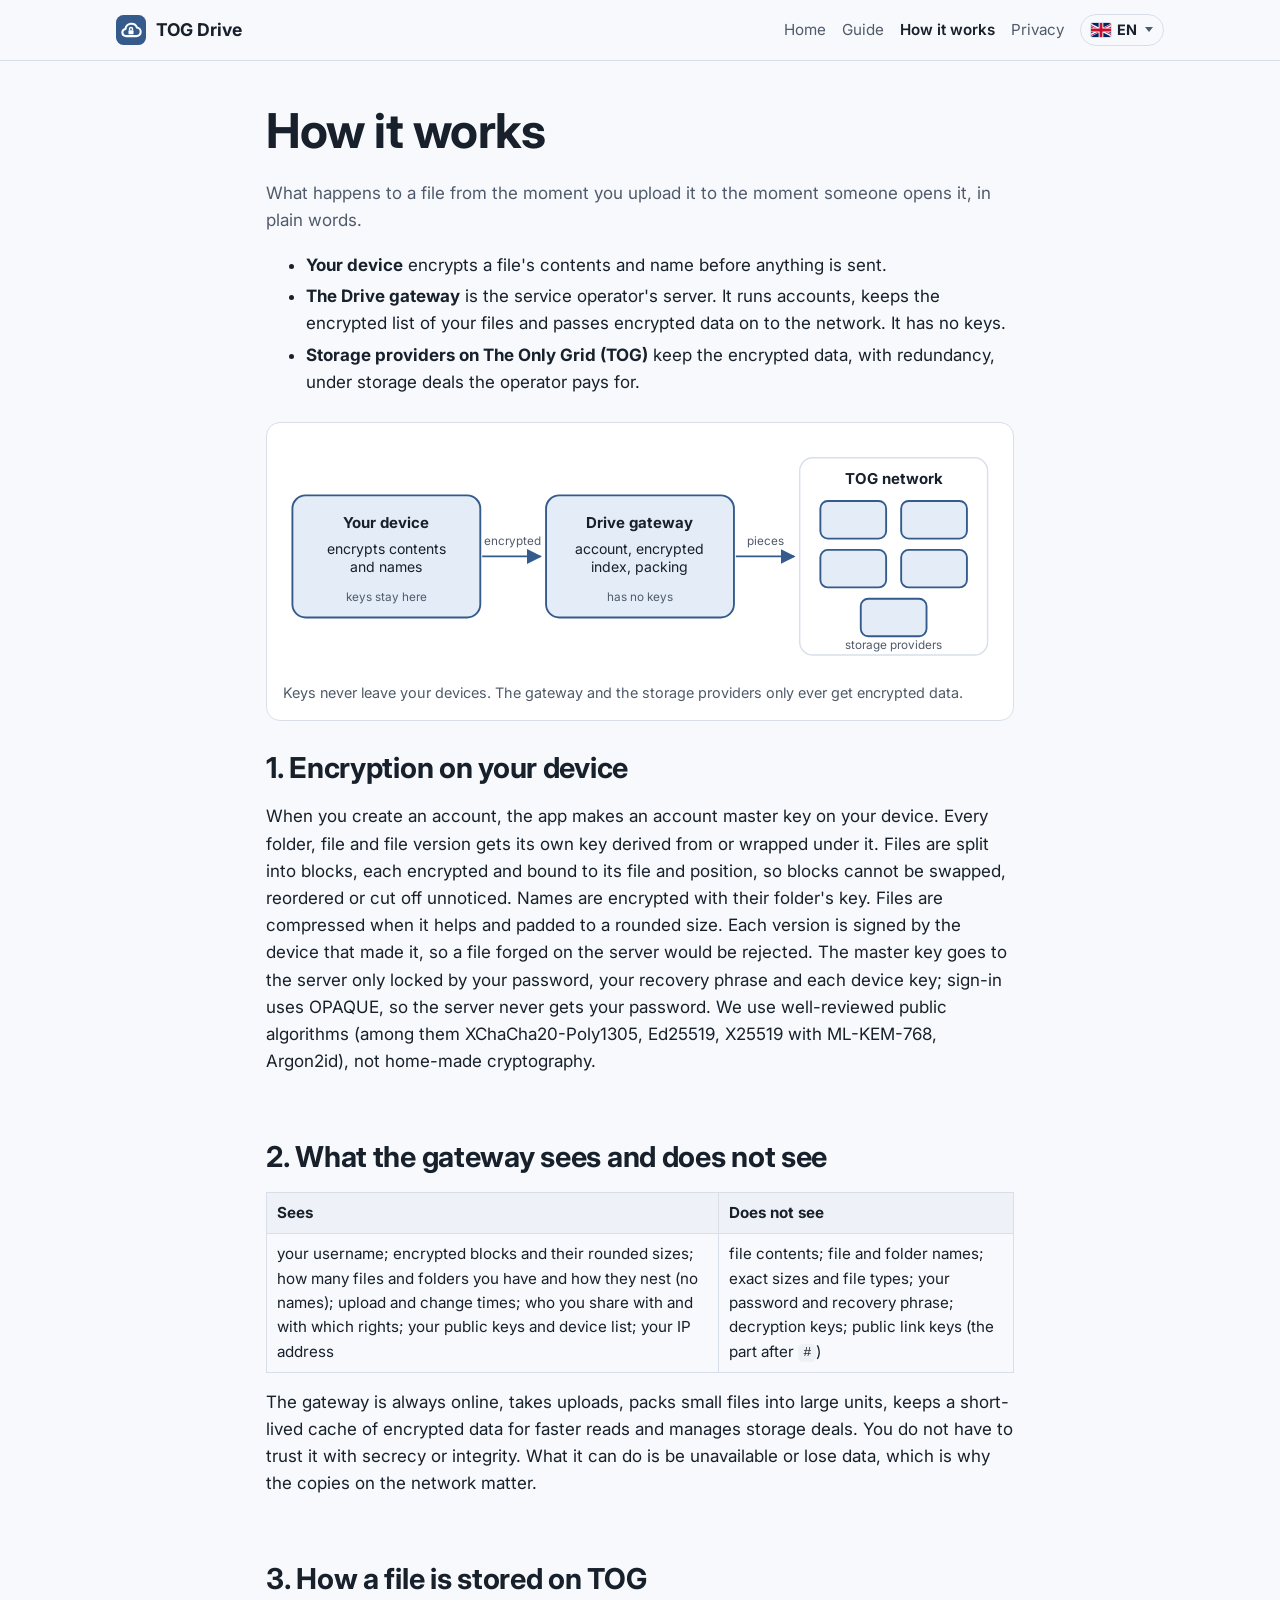
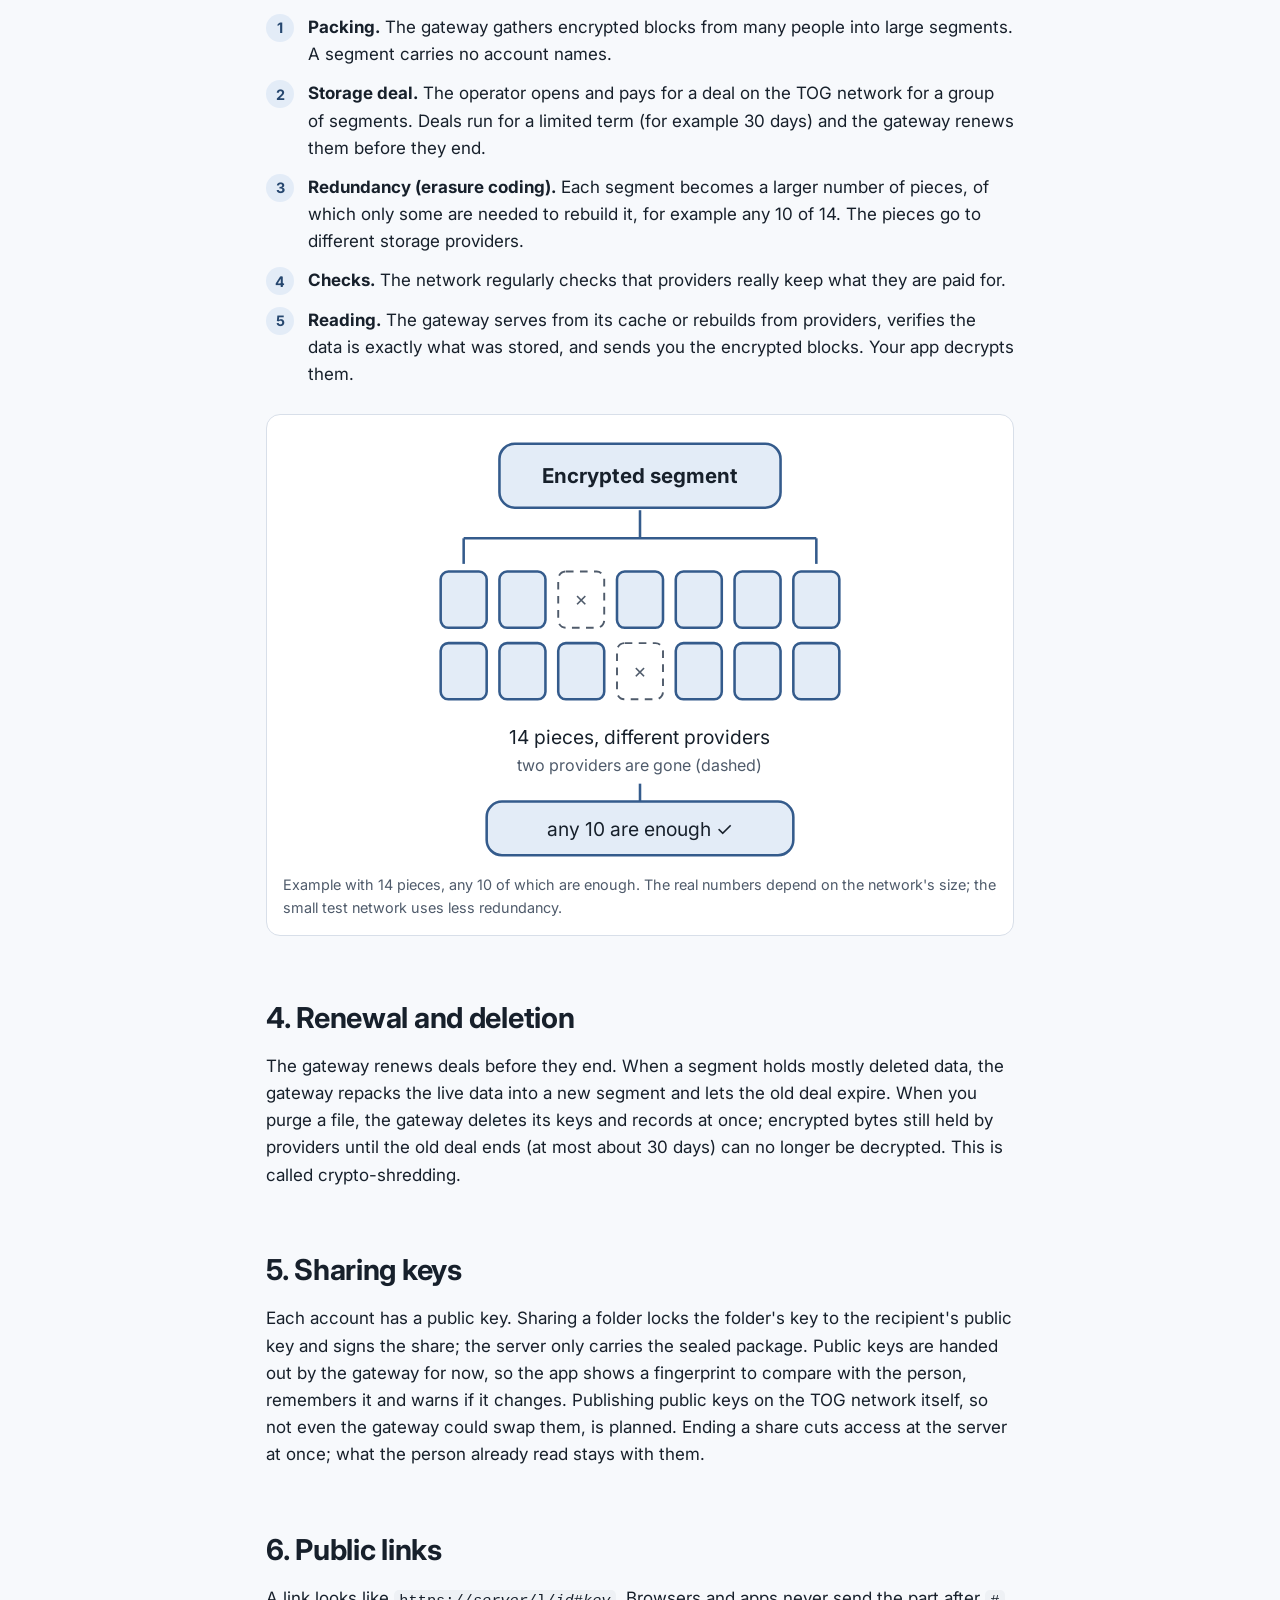
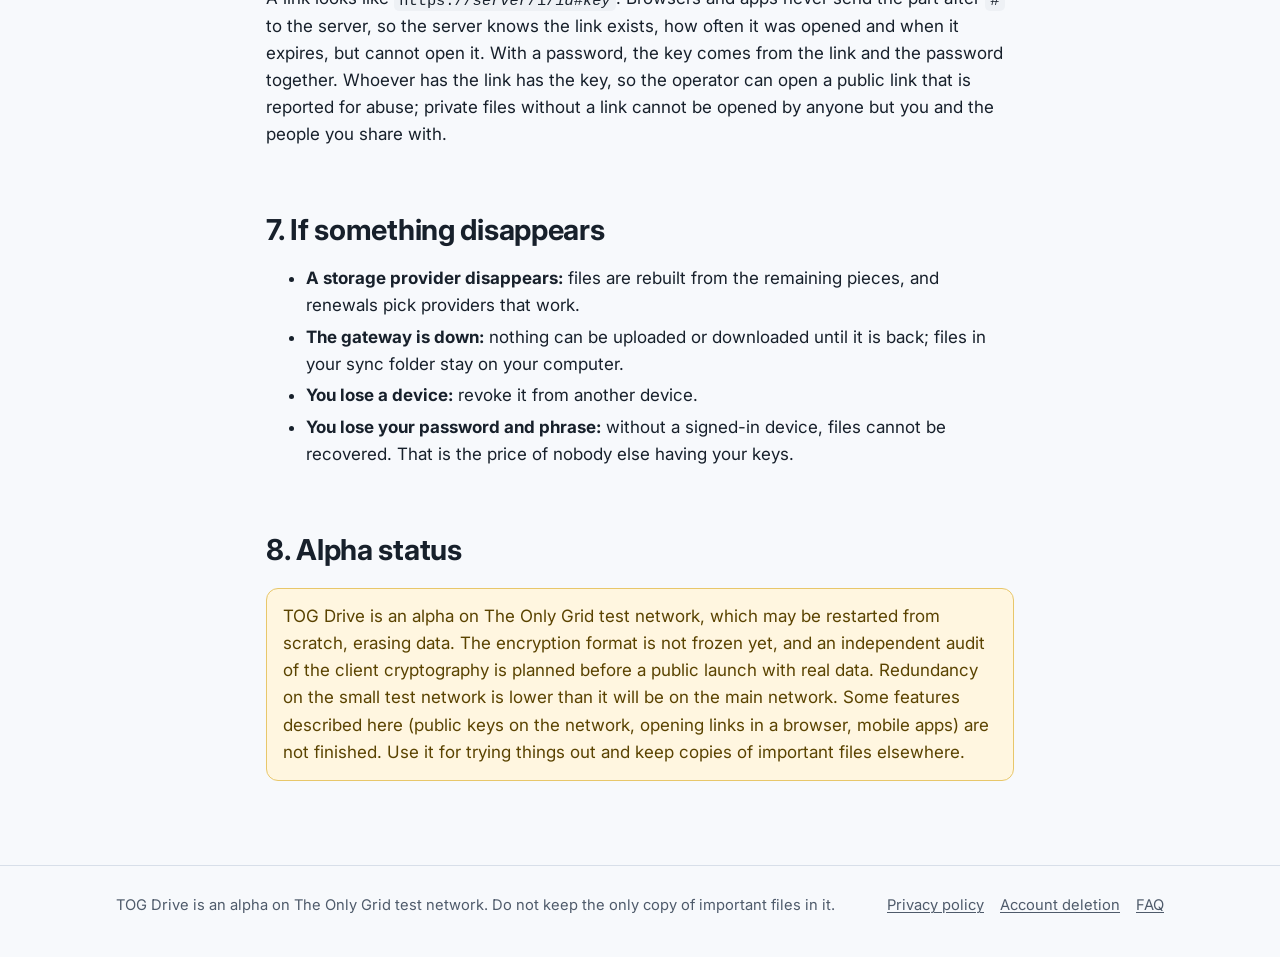
<file: en/how-it-works.html>
<!doctype html>
<html lang="en">
<head>
<meta charset="utf-8">
<meta name="viewport" content="width=device-width, initial-scale=1">
<title>How TOG Drive works</title>
<meta name="description" content="On-device encryption, what the Drive gateway sees and does not see, and how encrypted data is stored with redundancy by storage providers on The Only Grid.">
<meta name="color-scheme" content="light dark">
<meta name="theme-color" content="#345b8c">
<link rel="alternate" hreflang="sr-Latn" href="../kako-radi.html">
<link rel="alternate" hreflang="en" href="how-it-works.html">
<link rel="alternate" hreflang="de" href="../de/so-funktioniert-es.html">
<link rel="alternate" hreflang="x-default" href="how-it-works.html">
<link rel="icon" href="../favicon.svg" type="image/svg+xml">
<link rel="preconnect" href="https://fonts.googleapis.com">
<link rel="preconnect" href="https://fonts.gstatic.com" crossorigin>
<link rel="stylesheet" href="https://fonts.googleapis.com/css2?family=Inter:wght@400;600;700&amp;display=swap">
<link rel="stylesheet" href="../style.css">
</head>
<body>
<a class="skip" href="#sadrzaj">Skip to content</a>
<header class="site-header">
  <div class="wrap">
    <a class="brand" href="index.html"><svg viewBox="0 0 32 32" aria-hidden="true"><rect width="32" height="32" rx="8" fill="#345b8c"/><path d="M10.2 22.5h11.6a4.6 4.6 0 0 0 .6-9.15 6.4 6.4 0 0 0-12.3 1.6 3.8 3.8 0 0 0 .1 7.55z" fill="none" stroke="#fff" stroke-width="2.2" stroke-linejoin="round"/><rect x="13.3" y="16.2" width="5.4" height="4.4" rx="1" fill="#fff"/><path d="M14.4 16.3v-1.3a1.6 1.6 0 0 1 3.2 0v1.3" fill="none" stroke="#fff" stroke-width="1.5"/></svg><span>TOG Drive</span></a>
    <nav class="nav" aria-label="Main menu">
      <a href="index.html">Home</a> <a href="guide.html">Guide</a> <a href="how-it-works.html" aria-current="page">How it works</a> <a href="privacy.html">Privacy</a> <details class="langmenu"><summary aria-label="Language: English"><img src="../flags/en.svg" alt="" width="20" height="14"><b>EN</b></summary><ul><li><a href="../kako-radi.html" hreflang="sr-Latn" lang="sr-Latn"><img src="../flags/sr.svg" alt="" width="20" height="14"><b>SR</b><span>Srpski</span></a></li><li><a href="how-it-works.html" hreflang="en" lang="en" aria-current="true"><img src="../flags/en.svg" alt="" width="20" height="14"><b>EN</b><span>English</span></a></li><li><a href="../de/so-funktioniert-es.html" hreflang="de" lang="de"><img src="../flags/de.svg" alt="" width="20" height="14"><b>DE</b><span>Deutsch</span></a></li></ul></details>
    </nav>
  </div>
</header>
<main id="sadrzaj">
<div class="page">
  <div class="wrap narrow">
    <article>
      <h1>How it works</h1>
      <p class="lead muted">What happens to a file from the moment you upload it to the moment someone opens it, in plain words.</p>
      <ul>
        <li><strong>Your device</strong> encrypts a file's contents and name before anything is sent.</li>
        <li><strong>The Drive gateway</strong> is the service operator's server. It runs accounts, keeps the encrypted list of your files and passes encrypted data on to the network. It has no keys.</li>
        <li><strong>Storage providers on The Only Grid (TOG)</strong> keep the encrypted data, with redundancy, under storage deals the operator pays for.</li>
      </ul>

      <figure class="diagram">
        <svg class="wide" viewBox="0 0 760 250" role="img" aria-labelledby="e1t e1d">
          <title id="e1t">Path of a file</title>
          <desc id="e1d">The device encrypts the file and sends encrypted data to the Drive gateway, which packs it and stores it with several storage providers on the TOG network.</desc>
          <defs><marker id="eah" viewBox="0 0 10 10" refX="9" refY="5" markerWidth="8" markerHeight="8" orient="auto-start-reverse"><path class="head" d="M0 0L10 5L0 10z"/></marker></defs>
          <rect class="box" x="10" y="60" width="200" height="130" rx="14"/>
          <text class="title" x="110" y="95" text-anchor="middle">Your device</text>
          <text x="110" y="122" text-anchor="middle">encrypts contents</text>
          <text x="110" y="142" text-anchor="middle">and names</text>
          <text class="small" x="110" y="172" text-anchor="middle">keys stay here</text>
          <rect class="box" x="280" y="60" width="200" height="130" rx="14"/>
          <text class="title" x="380" y="95" text-anchor="middle">Drive gateway</text>
          <text x="380" y="122" text-anchor="middle">account, encrypted</text>
          <text x="380" y="142" text-anchor="middle">index, packing</text>
          <text class="small" x="380" y="172" text-anchor="middle">has no keys</text>
          <rect class="plain" x="550" y="20" width="200" height="210" rx="14"/>
          <text class="title" x="650" y="48" text-anchor="middle">TOG network</text>
          <rect class="box" x="572" y="66" width="70" height="40" rx="8"/><rect class="box" x="658" y="66" width="70" height="40" rx="8"/>
          <rect class="box" x="572" y="118" width="70" height="40" rx="8"/><rect class="box" x="658" y="118" width="70" height="40" rx="8"/>
          <rect class="box" x="615" y="170" width="70" height="40" rx="8"/>
          <text class="small" x="650" y="224" text-anchor="middle">storage providers</text>
          <line class="line" x1="212" y1="125" x2="274" y2="125" marker-end="url(#eah)"/>
          <text class="small" x="244" y="113" text-anchor="middle">encrypted</text>
          <line class="line" x1="482" y1="125" x2="544" y2="125" marker-end="url(#eah)"/>
          <text class="small" x="514" y="113" text-anchor="middle">pieces</text>
        </svg>
        <svg class="tall" viewBox="0 0 340 560" role="img" aria-labelledby="e1tt e1dd">
          <title id="e1tt">Path of a file</title>
          <desc id="e1dd">The device encrypts the file and sends encrypted data to the Drive gateway, which packs it and stores it with several storage providers on the TOG network.</desc>
          <defs><marker id="eah2" viewBox="0 0 10 10" refX="9" refY="5" markerWidth="8" markerHeight="8" orient="auto-start-reverse"><path class="head" d="M0 0L10 5L0 10z"/></marker></defs>
          <rect class="box" x="40" y="10" width="260" height="120" rx="14"/>
          <text class="title" x="170" y="44" text-anchor="middle">Your device</text>
          <text x="170" y="72" text-anchor="middle">encrypts contents and names</text>
          <text class="small" x="170" y="104" text-anchor="middle">keys stay here</text>
          <line class="line" x1="170" y1="132" x2="170" y2="182" marker-end="url(#eah2)"/>
          <text class="small" x="180" y="162">encrypted</text>
          <rect class="box" x="40" y="188" width="260" height="120" rx="14"/>
          <text class="title" x="170" y="222" text-anchor="middle">Drive gateway</text>
          <text x="170" y="250" text-anchor="middle">account, encrypted index,</text>
          <text x="170" y="270" text-anchor="middle">packing · has no keys</text>
          <line class="line" x1="170" y1="310" x2="170" y2="360" marker-end="url(#eah2)"/>
          <text class="small" x="180" y="340">pieces</text>
          <rect class="plain" x="20" y="366" width="300" height="186" rx="14"/>
          <text class="title" x="170" y="394" text-anchor="middle">TOG network</text>
          <rect class="box" x="45" y="412" width="74" height="42" rx="8"/><rect class="box" x="133" y="412" width="74" height="42" rx="8"/><rect class="box" x="221" y="412" width="74" height="42" rx="8"/>
          <rect class="box" x="89" y="466" width="74" height="42" rx="8"/><rect class="box" x="177" y="466" width="74" height="42" rx="8"/>
          <text class="small" x="170" y="536" text-anchor="middle">storage providers</text>
        </svg>
        <figcaption>Keys never leave your devices. The gateway and the storage providers only ever get encrypted data.</figcaption>
      </figure>

      <h2 id="encryption">1. Encryption on your device</h2>
      <p>When you create an account, the app makes an account master key on your device. Every folder, file and file version gets its own key derived from or wrapped under it. Files are split into blocks, each encrypted and bound to its file and position, so blocks cannot be swapped, reordered or cut off unnoticed. Names are encrypted with their folder's key. Files are compressed when it helps and padded to a rounded size. Each version is signed by the device that made it, so a file forged on the server would be rejected. The master key goes to the server only locked by your password, your recovery phrase and each device key; sign-in uses OPAQUE, so the server never gets your password. We use well-reviewed public algorithms (among them XChaCha20-Poly1305, Ed25519, X25519 with ML-KEM-768, Argon2id), not home-made cryptography.</p>

      <h2 id="gateway">2. What the gateway sees and does not see</h2>
      <div class="table-wrap"><table>
        <thead><tr><th>Sees</th><th>Does not see</th></tr></thead>
        <tbody><tr>
          <td>your username; encrypted blocks and their rounded sizes; how many files and folders you have and how they nest (no names); upload and change times; who you share with and with which rights; your public keys and device list; your IP address</td>
          <td>file contents; file and folder names; exact sizes and file types; your password and recovery phrase; decryption keys; public link keys (the part after <code>#</code>)</td>
        </tr></tbody>
      </table></div>
      <p>The gateway is always online, takes uploads, packs small files into large units, keeps a short-lived cache of encrypted data for faster reads and manages storage deals. You do not have to trust it with secrecy or integrity. What it can do is be unavailable or lose data, which is why the copies on the network matter.</p>

      <h2 id="storage">3. How a file is stored on TOG</h2>
      <ol class="steps">
        <li><strong>Packing.</strong> The gateway gathers encrypted blocks from many people into large segments. A segment carries no account names.</li>
        <li><strong>Storage deal.</strong> The operator opens and pays for a deal on the TOG network for a group of segments. Deals run for a limited term (for example 30 days) and the gateway renews them before they end.</li>
        <li><strong>Redundancy (erasure coding).</strong> Each segment becomes a larger number of pieces, of which only some are needed to rebuild it, for example any 10 of 14. The pieces go to different storage providers.</li>
        <li><strong>Checks.</strong> The network regularly checks that providers really keep what they are paid for.</li>
        <li><strong>Reading.</strong> The gateway serves from its cache or rebuilds from providers, verifies the data is exactly what was stored, and sends you the encrypted blocks. Your app decrypts them.</li>
      </ol>
      <figure class="diagram">
        <svg class="ec" viewBox="0 0 360 340" role="img" aria-labelledby="e2t e2d">
          <title id="e2t">Redundancy with erasure coding</title>
          <desc id="e2d">A segment is split into 14 pieces held by different providers. If two providers disappear, the remaining pieces are enough to rebuild it.</desc>
          <rect class="box" x="70" y="10" width="220" height="50" rx="12"/>
          <text class="title" x="180" y="41" text-anchor="middle">Encrypted segment</text>
          <line class="line" x1="180" y1="62" x2="180" y2="84"/>
          <line class="line" x1="42" y1="84" x2="318" y2="84"/>
          <line class="line" x1="42" y1="84" x2="42" y2="104"/><line class="line" x1="318" y1="84" x2="318" y2="104"/>
          <rect class="box" x="24" y="110" width="36" height="44" rx="6"/><rect class="box" x="70" y="110" width="36" height="44" rx="6"/><rect class="plain dash" x="116" y="110" width="36" height="44" rx="6" style="stroke:var(--muted)"/><text class="small" x="134" y="137" text-anchor="middle">✕</text><rect class="box" x="162" y="110" width="36" height="44" rx="6"/><rect class="box" x="208" y="110" width="36" height="44" rx="6"/><rect class="box" x="254" y="110" width="36" height="44" rx="6"/><rect class="box" x="300" y="110" width="36" height="44" rx="6"/><rect class="box" x="24" y="166" width="36" height="44" rx="6"/><rect class="box" x="70" y="166" width="36" height="44" rx="6"/><rect class="box" x="116" y="166" width="36" height="44" rx="6"/><rect class="plain dash" x="162" y="166" width="36" height="44" rx="6" style="stroke:var(--muted)"/><text class="small" x="180" y="193" text-anchor="middle">✕</text><rect class="box" x="208" y="166" width="36" height="44" rx="6"/><rect class="box" x="254" y="166" width="36" height="44" rx="6"/><rect class="box" x="300" y="166" width="36" height="44" rx="6"/>
          <text x="180" y="245" text-anchor="middle">14 pieces, different providers</text>
          <text class="small" x="180" y="266" text-anchor="middle">two providers are gone (dashed)</text>
          <line class="line" x1="180" y1="276" x2="180" y2="290"/>
          <rect class="box" x="60" y="290" width="240" height="42" rx="12"/>
          <text x="180" y="317" text-anchor="middle">any 10 are enough ✓</text>
        </svg>
        <figcaption>Example with 14 pieces, any 10 of which are enough. The real numbers depend on the network's size; the small test network uses less redundancy.</figcaption>
      </figure>

      <h2 id="renewal">4. Renewal and deletion</h2>
      <p>The gateway renews deals before they end. When a segment holds mostly deleted data, the gateway repacks the live data into a new segment and lets the old deal expire. When you purge a file, the gateway deletes its keys and records at once; encrypted bytes still held by providers until the old deal ends (at most about 30 days) can no longer be decrypted. This is called crypto-shredding.</p>

      <h2 id="sharing">5. Sharing keys</h2>
      <p>Each account has a public key. Sharing a folder locks the folder's key to the recipient's public key and signs the share; the server only carries the sealed package. Public keys are handed out by the gateway for now, so the app shows a fingerprint to compare with the person, remembers it and warns if it changes. Publishing public keys on the TOG network itself, so not even the gateway could swap them, is planned. Ending a share cuts access at the server at once; what the person already read stays with them.</p>

      <h2 id="links">6. Public links</h2>
      <p>A link looks like <code>https://<em>server</em>/l/<em>id</em>#<em>key</em></code>. Browsers and apps never send the part after <code>#</code> to the server, so the server knows the link exists, how often it was opened and when it expires, but cannot open it. With a password, the key comes from the link and the password together. Whoever has the link has the key, so the operator can open a public link that is reported for abuse; private files without a link cannot be opened by anyone but you and the people you share with.</p>

      <h2 id="loss">7. If something disappears</h2>
      <ul>
        <li><strong>A storage provider disappears:</strong> files are rebuilt from the remaining pieces, and renewals pick providers that work.</li>
        <li><strong>The gateway is down:</strong> nothing can be uploaded or downloaded until it is back; files in your sync folder stay on your computer.</li>
        <li><strong>You lose a device:</strong> revoke it from another device.</li>
        <li><strong>You lose your password and phrase:</strong> without a signed-in device, files cannot be recovered. That is the price of nobody else having your keys.</li>
      </ul>

      <h2 id="alpha">8. Alpha status</h2>
      <div class="warn"><p>TOG Drive is an alpha on The Only Grid test network, which may be restarted from scratch, erasing data. The encryption format is not frozen yet, and an independent audit of the client cryptography is planned before a public launch with real data. Redundancy on the small test network is lower than it will be on the main network. Some features described here (public keys on the network, opening links in a browser, mobile apps) are not finished. Use it for trying things out and keep copies of important files elsewhere.</p></div>
    </article>
  </div>
</div>
</main>
<footer class="site-footer">
  <div class="wrap">
    <span>TOG Drive is an alpha on The Only Grid test network. Do not keep the only copy of important files in it.</span>
    <nav aria-label="Footer"><a href="privacy.html">Privacy policy</a> <a href="privacy.html#account-deletion">Account deletion</a> <a href="guide.html#faq">FAQ</a></nav>
  </div>
</footer>
</body>
</html>
</file>
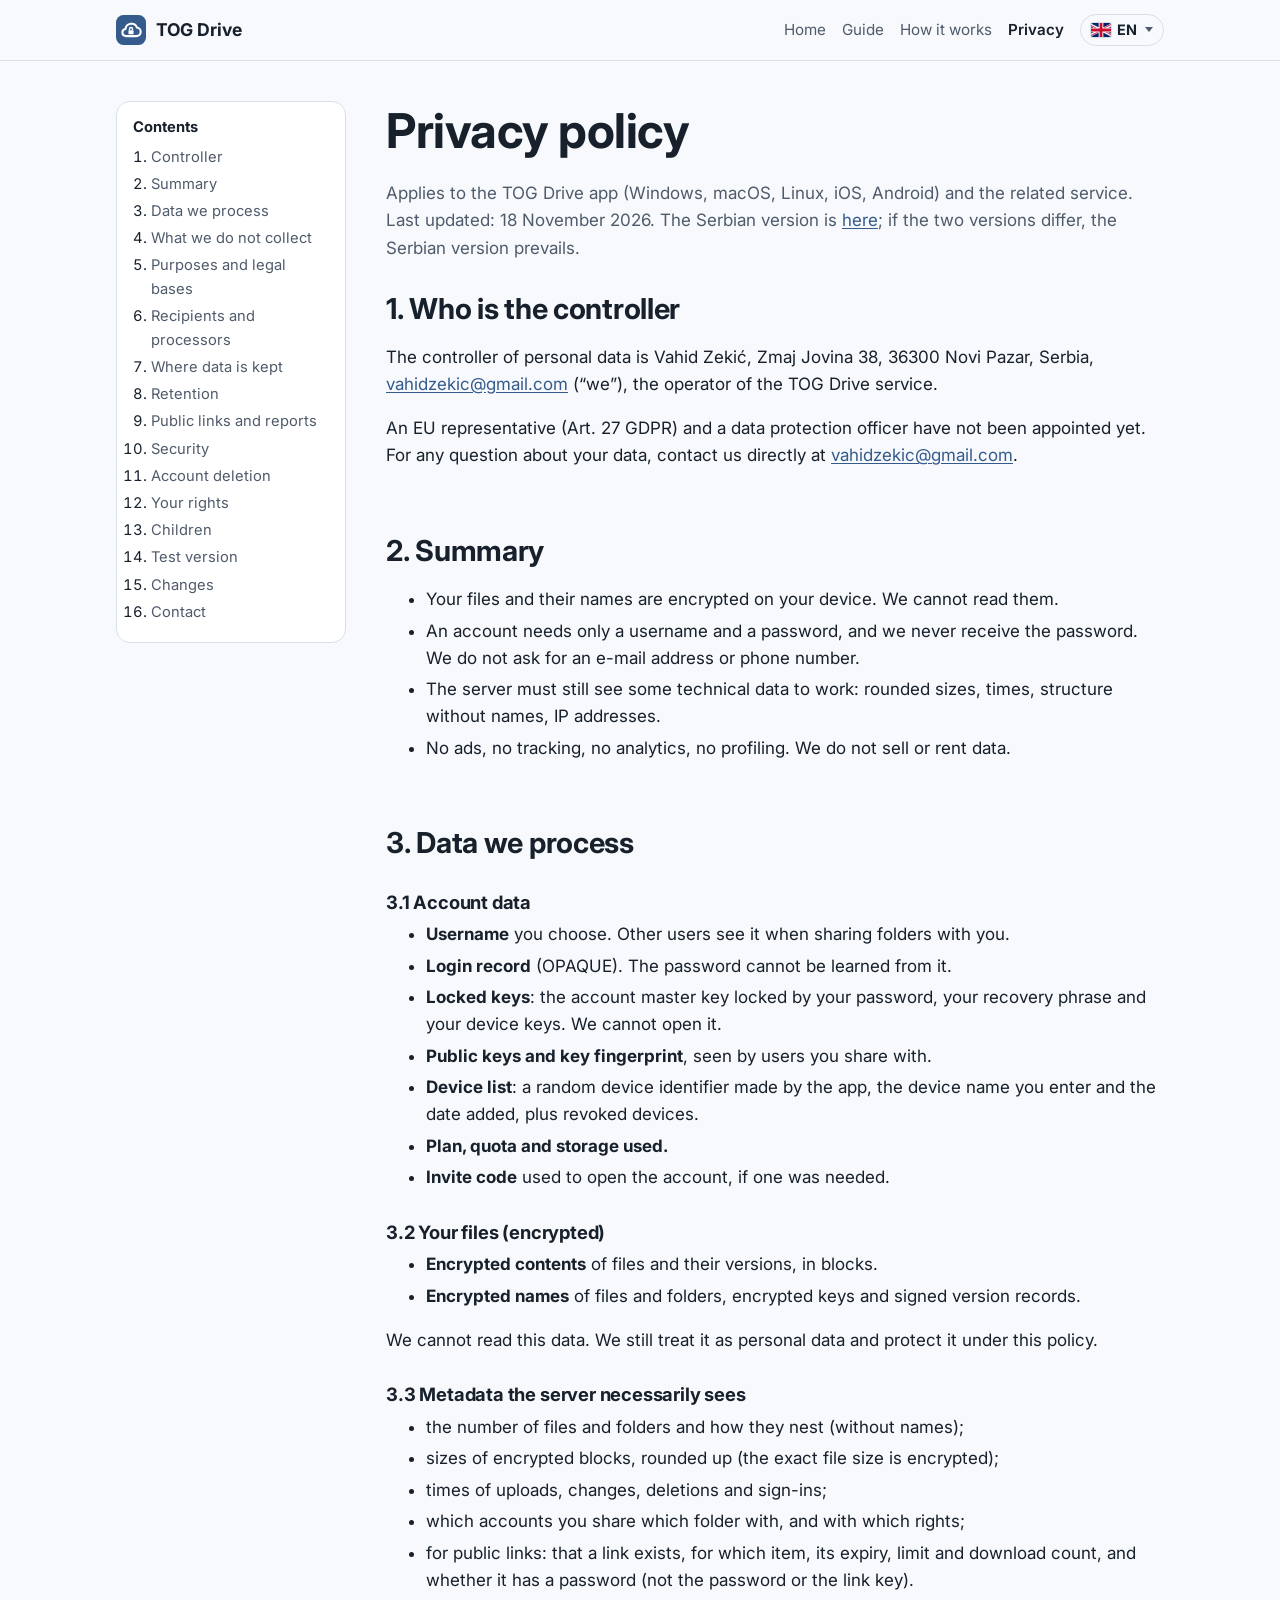
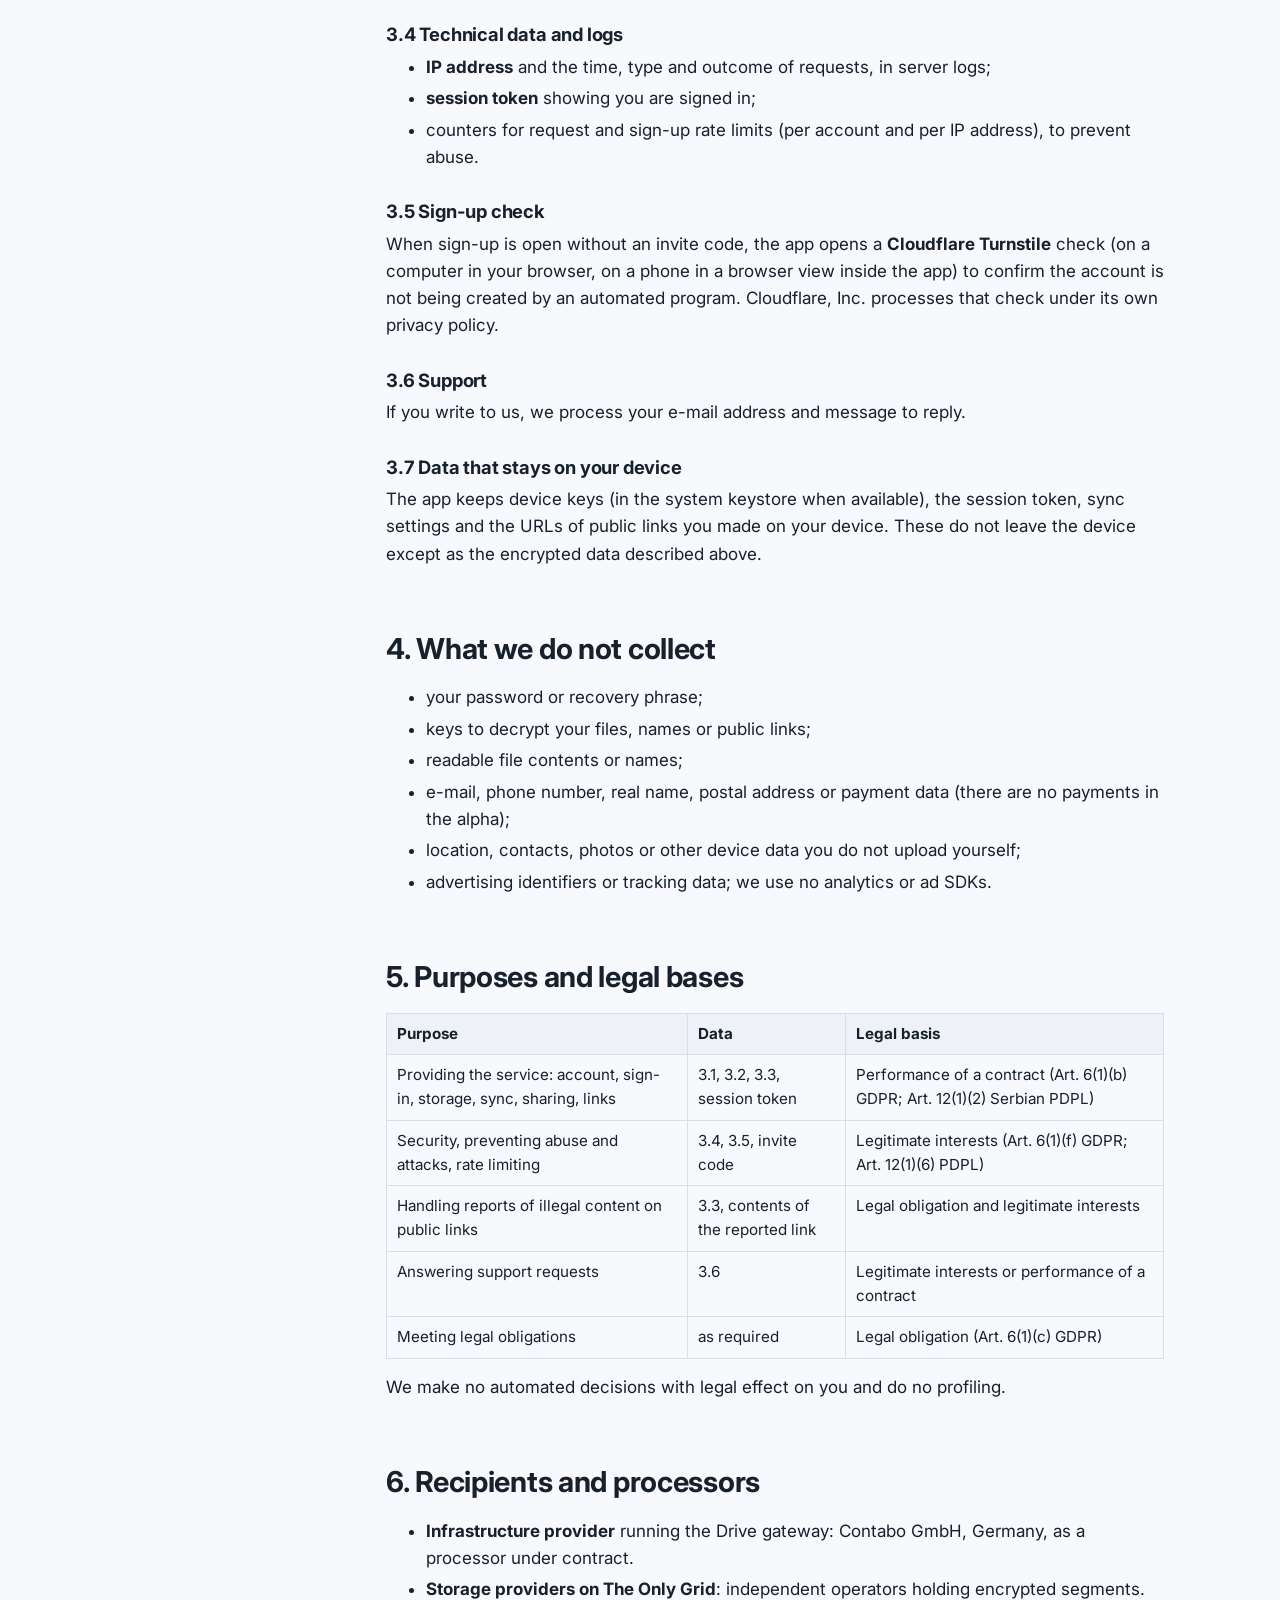
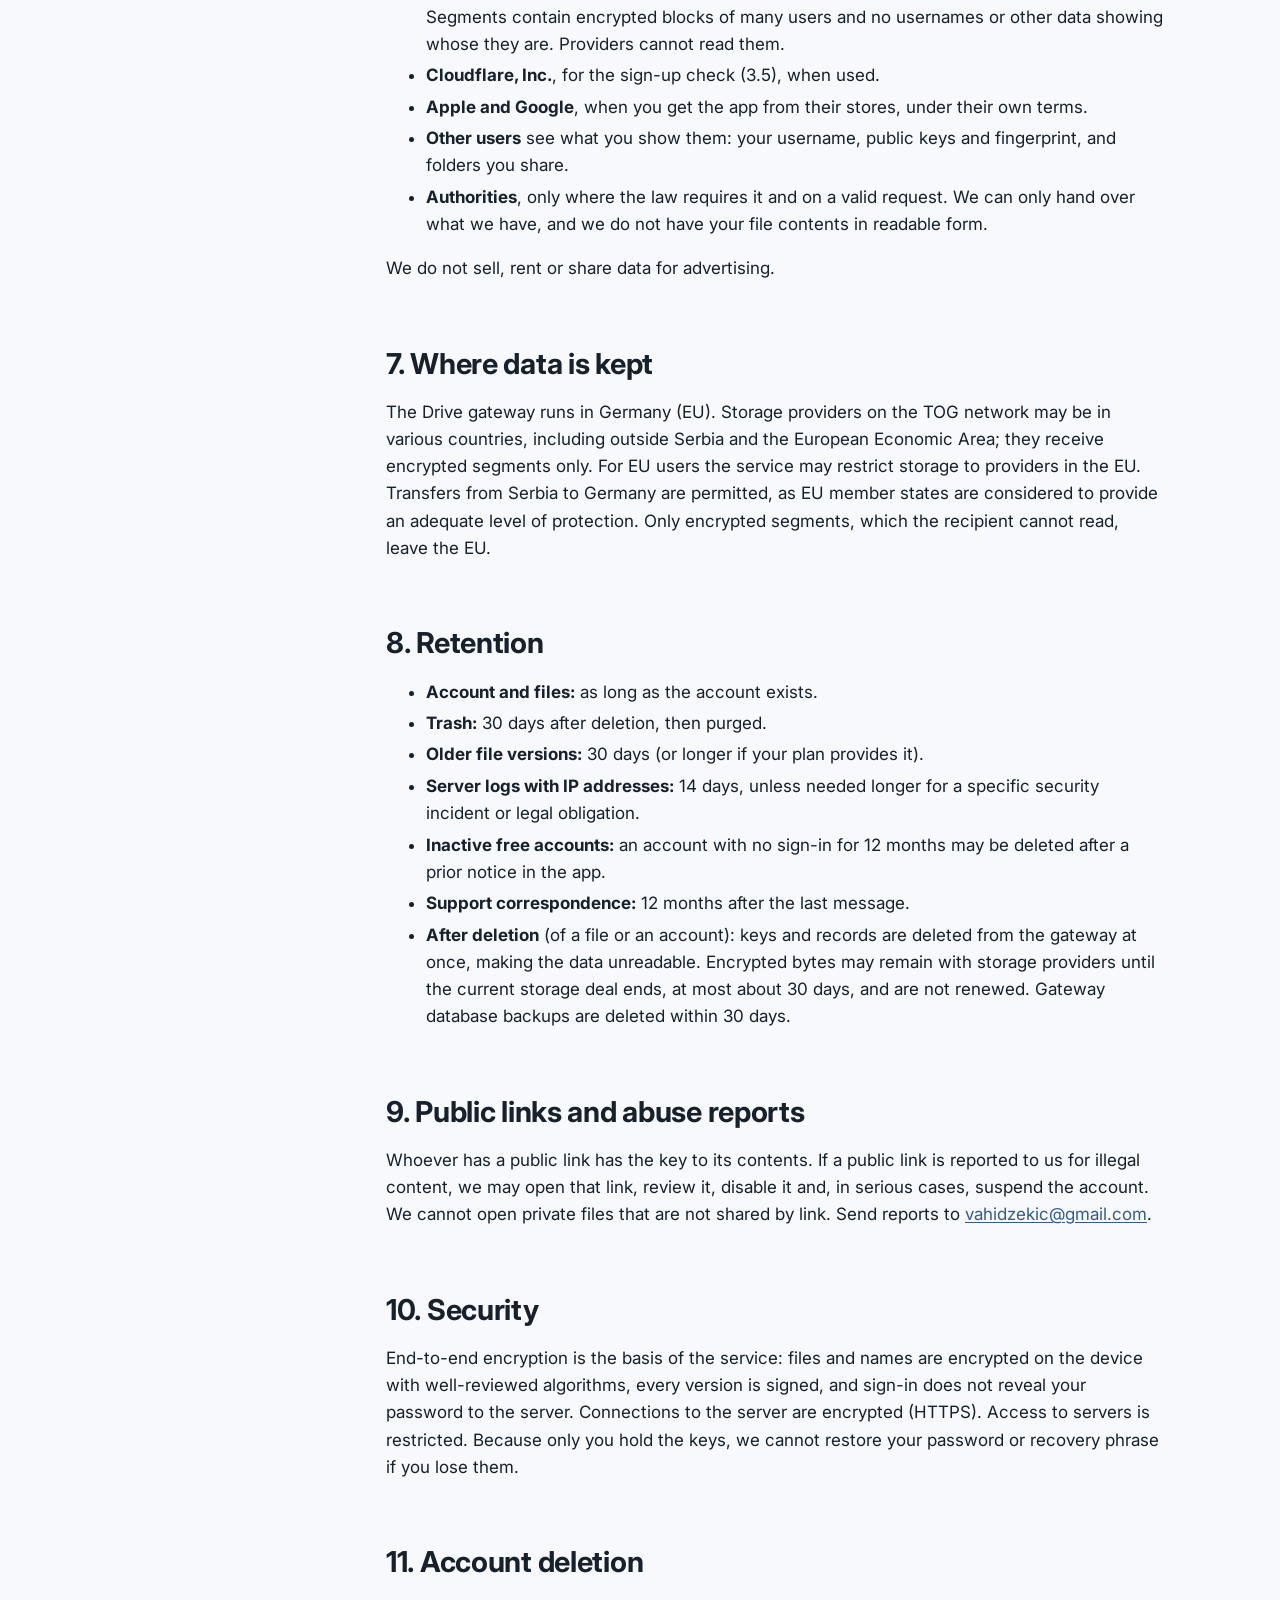
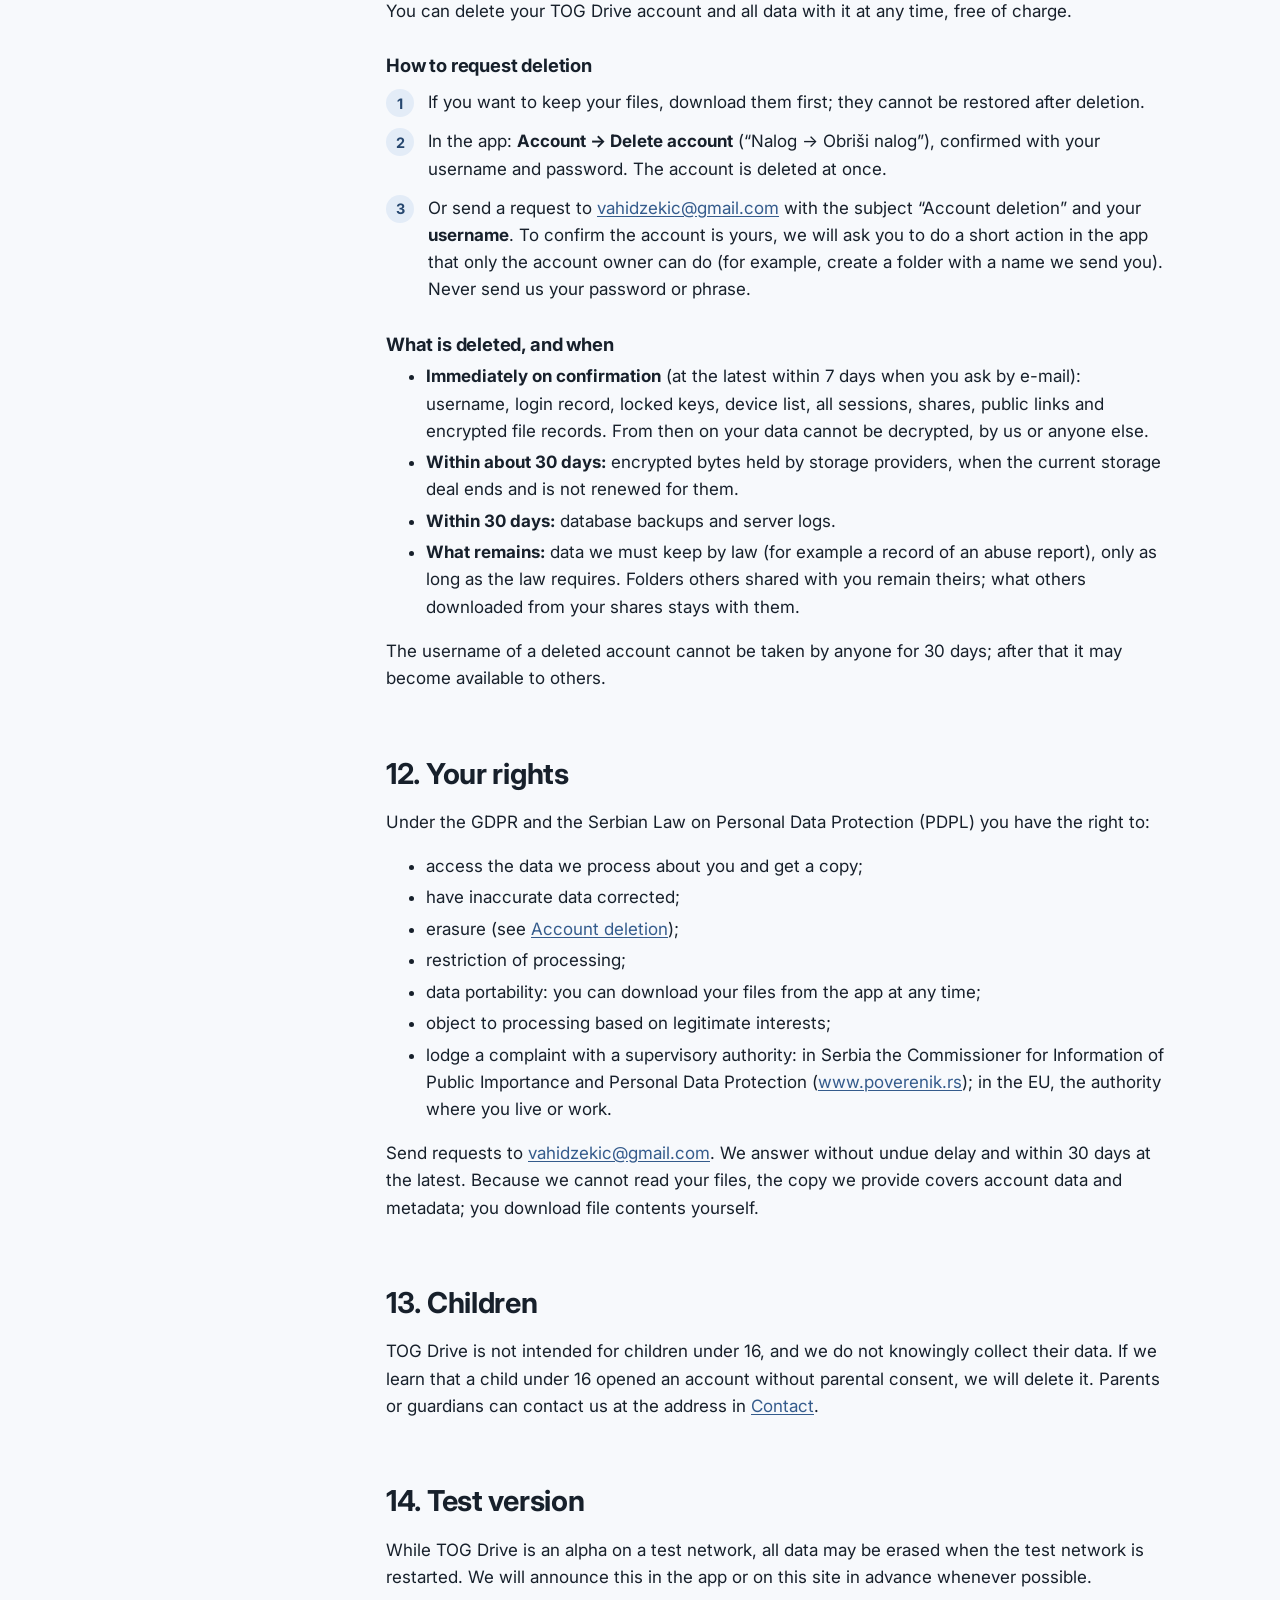
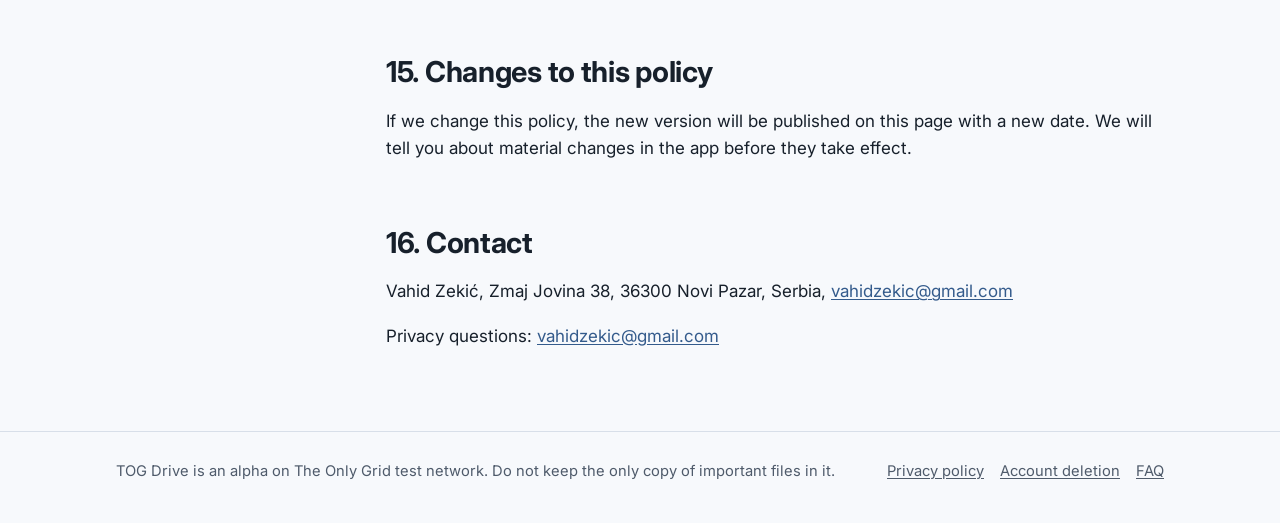
<file: en/privacy.html>
<!doctype html>
<html lang="en">
<head>
<meta charset="utf-8">
<meta name="viewport" content="width=device-width, initial-scale=1">
<title>Privacy policy</title>
<meta name="description" content="What data TOG Drive processes, why, for how long, with whom, how to delete your account and what your rights are.">
<meta name="color-scheme" content="light dark">
<meta name="theme-color" content="#345b8c">
<link rel="alternate" hreflang="sr-Latn" href="../privatnost.html">
<link rel="alternate" hreflang="en" href="privacy.html">
<link rel="alternate" hreflang="de" href="../de/datenschutz.html">
<link rel="alternate" hreflang="x-default" href="privacy.html">
<link rel="icon" href="../favicon.svg" type="image/svg+xml">
<link rel="preconnect" href="https://fonts.googleapis.com">
<link rel="preconnect" href="https://fonts.gstatic.com" crossorigin>
<link rel="stylesheet" href="https://fonts.googleapis.com/css2?family=Inter:wght@400;600;700&amp;display=swap">
<link rel="stylesheet" href="../style.css">
</head>
<body>
<a class="skip" href="#sadrzaj">Skip to content</a>
<header class="site-header">
  <div class="wrap">
    <a class="brand" href="index.html"><svg viewBox="0 0 32 32" aria-hidden="true"><rect width="32" height="32" rx="8" fill="#345b8c"/><path d="M10.2 22.5h11.6a4.6 4.6 0 0 0 .6-9.15 6.4 6.4 0 0 0-12.3 1.6 3.8 3.8 0 0 0 .1 7.55z" fill="none" stroke="#fff" stroke-width="2.2" stroke-linejoin="round"/><rect x="13.3" y="16.2" width="5.4" height="4.4" rx="1" fill="#fff"/><path d="M14.4 16.3v-1.3a1.6 1.6 0 0 1 3.2 0v1.3" fill="none" stroke="#fff" stroke-width="1.5"/></svg><span>TOG Drive</span></a>
    <nav class="nav" aria-label="Main menu">
      <a href="index.html">Home</a> <a href="guide.html">Guide</a> <a href="how-it-works.html">How it works</a> <a href="privacy.html" aria-current="page">Privacy</a> <details class="langmenu"><summary aria-label="Language: English"><img src="../flags/en.svg" alt="" width="20" height="14"><b>EN</b></summary><ul><li><a href="../privatnost.html" hreflang="sr-Latn" lang="sr-Latn"><img src="../flags/sr.svg" alt="" width="20" height="14"><b>SR</b><span>Srpski</span></a></li><li><a href="privacy.html" hreflang="en" lang="en" aria-current="true"><img src="../flags/en.svg" alt="" width="20" height="14"><b>EN</b><span>English</span></a></li><li><a href="../de/datenschutz.html" hreflang="de" lang="de"><img src="../flags/de.svg" alt="" width="20" height="14"><b>DE</b><span>Deutsch</span></a></li></ul></details>
    </nav>
  </div>
</header>
<main id="sadrzaj">
<div class="page">
  <div class="wrap with-toc">
    <nav class="toc" aria-label="Contents">
      <strong>Contents</strong>
      <ol>
        <li><a href="#controller">Controller</a></li>
        <li><a href="#summary">Summary</a></li>
        <li><a href="#data">Data we process</a></li>
        <li><a href="#not-collected">What we do not collect</a></li>
        <li><a href="#purposes">Purposes and legal bases</a></li>
        <li><a href="#recipients">Recipients and processors</a></li>
        <li><a href="#location">Where data is kept</a></li>
        <li><a href="#retention">Retention</a></li>
        <li><a href="#links">Public links and reports</a></li>
        <li><a href="#security">Security</a></li>
        <li><a href="#account-deletion">Account deletion</a></li>
        <li><a href="#rights">Your rights</a></li>
        <li><a href="#children">Children</a></li>
        <li><a href="#alpha">Test version</a></li>
        <li><a href="#changes">Changes</a></li>
        <li><a href="#contact">Contact</a></li>
      </ol>
    </nav>
    <article>
      <h1>Privacy policy</h1>
      <p class="muted">Applies to the TOG Drive app (Windows, macOS, Linux, iOS, Android) and the related service. Last updated: 18 November 2026. The Serbian version is <a href="../privatnost.html">here</a>; if the two versions differ, the Serbian version prevails.</p>

      <h2 id="controller">1. Who is the controller</h2>
      <p>The controller of personal data is Vahid Zekić, Zmaj Jovina 38, 36300 Novi Pazar, Serbia, <a href="mailto:vahidzekic@gmail.com">vahidzekic@gmail.com</a> (“we”), the operator of the TOG Drive service.</p>
      <p>An EU representative (Art. 27 GDPR) and a data protection officer have not been appointed yet. For any question about your data, contact us directly at <a href="mailto:vahidzekic@gmail.com">vahidzekic@gmail.com</a>.</p>

      <h2 id="summary">2. Summary</h2>
      <ul>
        <li>Your files and their names are encrypted on your device. We cannot read them.</li>
        <li>An account needs only a username and a password, and we never receive the password. We do not ask for an e-mail address or phone number.</li>
        <li>The server must still see some technical data to work: rounded sizes, times, structure without names, IP addresses.</li>
        <li>No ads, no tracking, no analytics, no profiling. We do not sell or rent data.</li>
      </ul>

      <h2 id="data">3. Data we process</h2>
      <h3>3.1 Account data</h3>
      <ul>
        <li><strong>Username</strong> you choose. Other users see it when sharing folders with you.</li>
        <li><strong>Login record</strong> (OPAQUE). The password cannot be learned from it.</li>
        <li><strong>Locked keys</strong>: the account master key locked by your password, your recovery phrase and your device keys. We cannot open it.</li>
        <li><strong>Public keys and key fingerprint</strong>, seen by users you share with.</li>
        <li><strong>Device list</strong>: a random device identifier made by the app, the device name you enter and the date added, plus revoked devices.</li>
        <li><strong>Plan, quota and storage used.</strong></li>
        <li><strong>Invite code</strong> used to open the account, if one was needed.</li>
      </ul>
      <h3>3.2 Your files (encrypted)</h3>
      <ul>
        <li><strong>Encrypted contents</strong> of files and their versions, in blocks.</li>
        <li><strong>Encrypted names</strong> of files and folders, encrypted keys and signed version records.</li>
      </ul>
      <p>We cannot read this data. We still treat it as personal data and protect it under this policy.</p>
      <h3>3.3 Metadata the server necessarily sees</h3>
      <ul>
        <li>the number of files and folders and how they nest (without names);</li>
        <li>sizes of encrypted blocks, rounded up (the exact file size is encrypted);</li>
        <li>times of uploads, changes, deletions and sign-ins;</li>
        <li>which accounts you share which folder with, and with which rights;</li>
        <li>for public links: that a link exists, for which item, its expiry, limit and download count, and whether it has a password (not the password or the link key).</li>
      </ul>
      <h3>3.4 Technical data and logs</h3>
      <ul>
        <li><strong>IP address</strong> and the time, type and outcome of requests, in server logs;</li>
        <li><strong>session token</strong> showing you are signed in;</li>
        <li>counters for request and sign-up rate limits (per account and per IP address), to prevent abuse.</li>
      </ul>
      <h3>3.5 Sign-up check</h3>
      <p>When sign-up is open without an invite code, the app opens a <strong>Cloudflare Turnstile</strong> check (on a computer in your browser, on a phone in a browser view inside the app) to confirm the account is not being created by an automated program. Cloudflare, Inc. processes that check under its own privacy policy.</p>
      <h3>3.6 Support</h3>
      <p>If you write to us, we process your e-mail address and message to reply.</p>
      <h3>3.7 Data that stays on your device</h3>
      <p>The app keeps device keys (in the system keystore when available), the session token, sync settings and the URLs of public links you made on your device. These do not leave the device except as the encrypted data described above.</p>

      <h2 id="not-collected">4. What we do not collect</h2>
      <ul>
        <li>your password or recovery phrase;</li>
        <li>keys to decrypt your files, names or public links;</li>
        <li>readable file contents or names;</li>
        <li>e-mail, phone number, real name, postal address or payment data (there are no payments in the alpha);</li>
        <li>location, contacts, photos or other device data you do not upload yourself;</li>
        <li>advertising identifiers or tracking data; we use no analytics or ad SDKs.</li>
      </ul>

      <h2 id="purposes">5. Purposes and legal bases</h2>
      <div class="table-wrap"><table>
        <thead><tr><th>Purpose</th><th>Data</th><th>Legal basis</th></tr></thead>
        <tbody>
          <tr><td>Providing the service: account, sign-in, storage, sync, sharing, links</td><td>3.1, 3.2, 3.3, session token</td><td>Performance of a contract (Art. 6(1)(b) GDPR; Art. 12(1)(2) Serbian PDPL)</td></tr>
          <tr><td>Security, preventing abuse and attacks, rate limiting</td><td>3.4, 3.5, invite code</td><td>Legitimate interests (Art. 6(1)(f) GDPR; Art. 12(1)(6) PDPL)</td></tr>
          <tr><td>Handling reports of illegal content on public links</td><td>3.3, contents of the reported link</td><td>Legal obligation and legitimate interests</td></tr>
          <tr><td>Answering support requests</td><td>3.6</td><td>Legitimate interests or performance of a contract</td></tr>
          <tr><td>Meeting legal obligations</td><td>as required</td><td>Legal obligation (Art. 6(1)(c) GDPR)</td></tr>
        </tbody>
      </table></div>
      <p>We make no automated decisions with legal effect on you and do no profiling.</p>

      <h2 id="recipients">6. Recipients and processors</h2>
      <ul>
        <li><strong>Infrastructure provider</strong> running the Drive gateway: Contabo GmbH, Germany, as a processor under contract.</li>
        <li><strong>Storage providers on The Only Grid</strong>: independent operators holding encrypted segments. Segments contain encrypted blocks of many users and no usernames or other data showing whose they are. Providers cannot read them.</li>
        <li><strong>Cloudflare, Inc.</strong>, for the sign-up check (3.5), when used.</li>
        <li><strong>Apple and Google</strong>, when you get the app from their stores, under their own terms.</li>
        <li><strong>Other users</strong> see what you show them: your username, public keys and fingerprint, and folders you share.</li>
        <li><strong>Authorities</strong>, only where the law requires it and on a valid request. We can only hand over what we have, and we do not have your file contents in readable form.</li>
      </ul>
      <p>We do not sell, rent or share data for advertising.</p>

      <h2 id="location">7. Where data is kept</h2>
      <p>The Drive gateway runs in Germany (EU). Storage providers on the TOG network may be in various countries, including outside Serbia and the European Economic Area; they receive encrypted segments only. For EU users the service may restrict storage to providers in the EU. Transfers from Serbia to Germany are permitted, as EU member states are considered to provide an adequate level of protection. Only encrypted segments, which the recipient cannot read, leave the EU.</p>

      <h2 id="retention">8. Retention</h2>
      <ul>
        <li><strong>Account and files:</strong> as long as the account exists.</li>
        <li><strong>Trash:</strong> 30 days after deletion, then purged.</li>
        <li><strong>Older file versions:</strong> 30 days (or longer if your plan provides it).</li>
        <li><strong>Server logs with IP addresses:</strong> 14 days, unless needed longer for a specific security incident or legal obligation.</li>
        <li><strong>Inactive free accounts:</strong> an account with no sign-in for 12 months may be deleted after a prior notice in the app.</li>
        <li><strong>Support correspondence:</strong> 12 months after the last message.</li>
        <li><strong>After deletion</strong> (of a file or an account): keys and records are deleted from the gateway at once, making the data unreadable. Encrypted bytes may remain with storage providers until the current storage deal ends, at most about 30 days, and are not renewed. Gateway database backups are deleted within 30 days.</li>
      </ul>

      <h2 id="links">9. Public links and abuse reports</h2>
      <p>Whoever has a public link has the key to its contents. If a public link is reported to us for illegal content, we may open that link, review it, disable it and, in serious cases, suspend the account. We cannot open private files that are not shared by link. Send reports to <a href="mailto:vahidzekic@gmail.com">vahidzekic@gmail.com</a>.</p>

      <h2 id="security">10. Security</h2>
      <p>End-to-end encryption is the basis of the service: files and names are encrypted on the device with well-reviewed algorithms, every version is signed, and sign-in does not reveal your password to the server. Connections to the server are encrypted (HTTPS). Access to servers is restricted. Because only you hold the keys, we cannot restore your password or recovery phrase if you lose them.</p>

      <h2 id="account-deletion"><span id="brisanje-naloga"></span>11. Account deletion</h2>
      <p>You can delete your TOG Drive account and all data with it at any time, free of charge.</p>
      <h3>How to request deletion</h3>
      <ol class="steps">
        <li>If you want to keep your files, download them first; they cannot be restored after deletion.</li>
        <li>In the app: <strong>Account → Delete account</strong> (“Nalog → Obriši nalog”), confirmed with your username and password. The account is deleted at once.</li>
        <li>Or send a request to <a href="mailto:vahidzekic@gmail.com">vahidzekic@gmail.com</a> with the subject “Account deletion” and your <strong>username</strong>. To confirm the account is yours, we will ask you to do a short action in the app that only the account owner can do (for example, create a folder with a name we send you). Never send us your password or phrase.</li>
      </ol>
      <h3>What is deleted, and when</h3>
      <ul>
        <li><strong>Immediately on confirmation</strong> (at the latest within 7 days when you ask by e-mail): username, login record, locked keys, device list, all sessions, shares, public links and encrypted file records. From then on your data cannot be decrypted, by us or anyone else.</li>
        <li><strong>Within about 30 days:</strong> encrypted bytes held by storage providers, when the current storage deal ends and is not renewed for them.</li>
        <li><strong>Within 30 days:</strong> database backups and server logs.</li>
        <li><strong>What remains:</strong> data we must keep by law (for example a record of an abuse report), only as long as the law requires. Folders others shared with you remain theirs; what others downloaded from your shares stays with them.</li>
      </ul>
      <p>The username of a deleted account cannot be taken by anyone for 30 days; after that it may become available to others.</p>

      <h2 id="rights">12. Your rights</h2>
      <p>Under the GDPR and the Serbian Law on Personal Data Protection (PDPL) you have the right to:</p>
      <ul>
        <li>access the data we process about you and get a copy;</li>
        <li>have inaccurate data corrected;</li>
        <li>erasure (see <a href="#account-deletion">Account deletion</a>);</li>
        <li>restriction of processing;</li>
        <li>data portability: you can download your files from the app at any time;</li>
        <li>object to processing based on legitimate interests;</li>
        <li>lodge a complaint with a supervisory authority: in Serbia the Commissioner for Information of Public Importance and Personal Data Protection (<a href="https://www.poverenik.rs">www.poverenik.rs</a>); in the EU, the authority where you live or work.</li>
      </ul>
      <p>Send requests to <a href="mailto:vahidzekic@gmail.com">vahidzekic@gmail.com</a>. We answer without undue delay and within 30 days at the latest. Because we cannot read your files, the copy we provide covers account data and metadata; you download file contents yourself.</p>

      <h2 id="children">13. Children</h2>
      <p>TOG Drive is not intended for children under 16, and we do not knowingly collect their data. If we learn that a child under 16 opened an account without parental consent, we will delete it. Parents or guardians can contact us at the address in <a href="#contact">Contact</a>.</p>

      <h2 id="alpha">14. Test version</h2>
      <p>While TOG Drive is an alpha on a test network, all data may be erased when the test network is restarted. We will announce this in the app or on this site in advance whenever possible.</p>

      <h2 id="changes">15. Changes to this policy</h2>
      <p>If we change this policy, the new version will be published on this page with a new date. We will tell you about material changes in the app before they take effect.</p>

      <h2 id="contact">16. Contact</h2>
      <p>Vahid Zekić, Zmaj Jovina 38, 36300 Novi Pazar, Serbia, <a href="mailto:vahidzekic@gmail.com">vahidzekic@gmail.com</a></p>
      <p>Privacy questions: <a href="mailto:vahidzekic@gmail.com">vahidzekic@gmail.com</a></p>
    </article>
  </div>
</div>
</main>
<footer class="site-footer">
  <div class="wrap">
    <span>TOG Drive is an alpha on The Only Grid test network. Do not keep the only copy of important files in it.</span>
    <nav aria-label="Footer"><a href="privacy.html">Privacy policy</a> <a href="privacy.html#account-deletion">Account deletion</a> <a href="guide.html#faq">FAQ</a></nav>
  </div>
</footer>
</body>
</html>
</file>
<file: style.css>
/* TOG Drive: one stylesheet for every page. Light and dark follow the system. */
:root {
  color-scheme: light dark;
  --bg: #f7f9fc;
  --surface: #ffffff;
  --surface-2: #eef2f8;
  --text: #17202b;
  --muted: #4f5b6b;
  --border: #d8dfe9;
  --accent: #345b8c;
  --accent-strong: #26476f;
  --accent-soft: #e3ecf7;
  --on-accent: #ffffff;
  --warn-bg: #fff6e0;
  --warn-border: #e8c76a;
  --warn-text: #5a4300;
  --ph-bg: #ffe9f0;
  --ph-text: #8a1240;
  --code-bg: #eef1f5;
  --diagram-stroke: #345b8c;
  --diagram-fill: #e3ecf7;
  --diagram-text: #17202b;
  --radius: 14px;
  --maxw: 1080px;
  --font: "Inter", system-ui, -apple-system, "Segoe UI", Roboto, "Noto Sans", "Helvetica Neue", Arial, sans-serif;
  --mono: ui-monospace, "SFMono-Regular", "Cascadia Mono", Menlo, Consolas, monospace;
}
@media (prefers-color-scheme: dark) {
  :root {
    --bg: #0f141b;
    --surface: #161d27;
    --surface-2: #1c2531;
    --text: #e6ebf2;
    --muted: #a5b0bf;
    --border: #2b3645;
    --accent: #8db4e6;
    --accent-strong: #b3cdf0;
    --accent-soft: #1d2b3d;
    --on-accent: #0c1622;
    --warn-bg: #2b2412;
    --warn-border: #7a6224;
    --warn-text: #f1dca0;
    --ph-bg: #3a1726;
    --ph-text: #ffb3cd;
    --code-bg: #1f2833;
    --diagram-stroke: #8db4e6;
    --diagram-fill: #1d2b3d;
    --diagram-text: #e6ebf2;
  }
}

*, *::before, *::after { box-sizing: border-box; }
html { -webkit-text-size-adjust: 100%; scroll-padding-top: 76px; }
body {
  margin: 0;
  background: var(--bg);
  color: var(--text);
  font-family: var(--font);
  font-size: 17px;
  line-height: 1.6;
  overflow-wrap: anywhere;
}
img, svg { max-width: 100%; height: auto; }
a { color: var(--accent); text-underline-offset: 2px; }
a:hover { color: var(--accent-strong); }
code, kbd { font-family: var(--mono); font-size: .9em; background: var(--code-bg); padding: .1em .35em; border-radius: 5px; }
pre { background: var(--code-bg); padding: 12px 14px; border-radius: 10px; overflow-x: auto; font-size: 15px; line-height: 1.5; }
pre code { background: none; padding: 0; }
h1, h2, h3 { line-height: 1.25; letter-spacing: -.01em; }
h1 { font-size: clamp(2rem, 5vw, 3rem); margin: 0 0 .4em; }
h2 { font-size: clamp(1.4rem, 3vw, 1.8rem); margin: 2.2em 0 .6em; }
h3 { font-size: 1.15rem; margin: 1.6em 0 .4em; }
p, ul, ol { margin: 0 0 1em; }
li { margin: .25em 0; }
hr { border: 0; border-top: 1px solid var(--border); margin: 2.5em 0; }

.skip { position: absolute; left: -9999px; }
.skip:focus { left: 16px; top: 8px; z-index: 10; background: var(--surface); padding: 8px 12px; border-radius: 8px; }

.wrap { max-width: var(--maxw); margin: 0 auto; padding: 0 16px; }
.narrow { max-width: 780px; }

/* Header */
.site-header {
  position: sticky; top: 0; z-index: 5;
  background: var(--bg);
  background: color-mix(in srgb, var(--bg) 88%, transparent);
  backdrop-filter: saturate(1.4) blur(8px);
  -webkit-backdrop-filter: saturate(1.4) blur(8px);
  border-bottom: 1px solid var(--border);
}
.site-header .wrap { display: flex; align-items: center; gap: 12px; min-height: 60px; flex-wrap: wrap; }
.brand { display: inline-flex; align-items: center; gap: 10px; font-weight: 700; color: var(--text); text-decoration: none; font-size: 1.1rem; margin-right: auto; }
.brand svg { width: 30px; height: 30px; }
.nav { display: flex; gap: 4px 16px; flex-wrap: wrap; align-items: center; font-size: .95rem; }
.nav a { color: var(--muted); text-decoration: none; padding: 4px 0; }
.nav a:hover, .nav a[aria-current="page"] { color: var(--text); }
.nav a[aria-current="page"] { font-weight: 600; }
.nav .lang { border: 1px solid var(--border); border-radius: 999px; padding: 2px 10px; }
/* Language dropdown: flag + short code (docs/i18n.md in The-Only-Grid), no JavaScript. */
.langmenu, .langmenu[open] { position: relative; background: none; border: 0; border-radius: 0; padding: 0; margin: 0; }
.langmenu[open] summary { margin-bottom: 0; }
.langmenu summary { font-weight: 600; list-style: none; display: inline-flex; align-items: center; gap: 6px; cursor: pointer; border: 1px solid var(--border); border-radius: 999px; padding: 3px 10px; color: var(--text); font-size: .9rem; }
.langmenu summary::-webkit-details-marker { display: none; }
.langmenu summary::after { content: ""; width: 0; height: 0; border-left: 4px solid transparent; border-right: 4px solid transparent; border-top: 5px solid var(--muted); margin-left: 2px; }
.langmenu[open] summary::after { transform: rotate(180deg); }
.langmenu img { width: 20px; height: 14px; border-radius: 2px; box-shadow: 0 0 0 1px var(--border); object-fit: cover; }
.langmenu ul { position: absolute; right: 0; top: calc(100% + 6px); z-index: 20; list-style: none; margin: 0; padding: 6px; min-width: 170px; background: var(--surface); border: 1px solid var(--border); border-radius: 10px; box-shadow: 0 8px 24px rgba(0,0,0,.14); }
.langmenu li a { display: flex; align-items: center; gap: 10px; padding: 7px 10px; border-radius: 6px; color: var(--text); text-decoration: none; }
.langmenu li a:hover, .langmenu li a:focus-visible { background: var(--surface-2); }
.langmenu li a[aria-current] { font-weight: 600; background: var(--accent-soft); }
.langmenu li span { color: var(--muted); font-weight: 400; }
@media (max-width: 640px) {
  .site-header { position: static; }
  .site-header .wrap { padding-top: 8px; padding-bottom: 8px; }
  .nav { width: 100%; font-size: .92rem; }
}

/* Hero */
.hero { padding: 64px 0 40px; }
.hero .lead { font-size: clamp(1.1rem, 2.2vw, 1.3rem); color: var(--muted); max-width: 680px; }
.badge { display: inline-block; background: var(--accent-soft); color: var(--accent-strong); border-radius: 999px; padding: 3px 12px; font-size: .85rem; font-weight: 600; margin-bottom: 18px; }
.hero-grid { display: grid; grid-template-columns: 1.15fr .85fr; gap: 40px; align-items: center; }
@media (max-width: 860px) { .hero-grid { grid-template-columns: minmax(0, 1fr); gap: 24px; } .hero { padding-top: 32px; padding-bottom: 8px; } }
@media (max-width: 480px) { .grid { grid-template-columns: minmax(0, 1fr); } }

/* Buttons */
.downloads { display: flex; flex-wrap: wrap; gap: 10px; margin: 24px 0 10px; }
.btn {
  display: inline-flex; align-items: center; gap: 10px;
  padding: 11px 18px; border-radius: 12px; text-decoration: none; font-weight: 600;
  border: 1px solid var(--accent); background: var(--accent); color: var(--on-accent);
  min-height: 48px;
}
.btn:hover { background: var(--accent-strong); border-color: var(--accent-strong); color: var(--on-accent); }
.btn svg { width: 20px; height: 20px; flex: none; }
.btn small { display: block; font-weight: 400; font-size: .78rem; opacity: .85; line-height: 1.2; }
.btn .t { line-height: 1.2; }
.btn.ghost { background: transparent; color: var(--text); border-color: var(--border); }
.btn.ghost:hover { background: var(--surface-2); color: var(--text); }
.btn.soon { background: var(--surface); color: var(--muted); border: 1px dashed var(--border); cursor: default; }
.btn.soon:hover { background: var(--surface); color: var(--muted); }
.fine { font-size: .9rem; color: var(--muted); }
@media (max-width: 480px) { .downloads .btn { flex: 1 1 100%; } }

/* Cards */
.grid { display: grid; gap: 16px; grid-template-columns: repeat(auto-fit, minmax(240px, 1fr)); }
.card { background: var(--surface); border: 1px solid var(--border); border-radius: var(--radius); padding: 20px; }
.card h3 { margin-top: 0; }
.card p:last-child { margin-bottom: 0; }
.card > svg { display: block; width: 32px; height: 32px; color: var(--accent); margin-bottom: 10px; }

/* Callouts */
.note, .warn { border-radius: 12px; padding: 14px 16px; margin: 1.2em 0; border: 1px solid var(--border); background: var(--surface); }
.warn { background: var(--warn-bg); border-color: var(--warn-border); color: var(--warn-text); }
.warn a { color: inherit; }
.note > :last-child, .warn > :last-child { margin-bottom: 0; }
.ph { background: var(--ph-bg); color: var(--ph-text); padding: .05em .35em; border-radius: 5px; font-weight: 600; }

/* Page layout with table of contents */
.page { padding: 40px 0 64px; }
.with-toc { display: grid; grid-template-columns: 230px minmax(0, 1fr); gap: 40px; align-items: start; }
.toc { position: sticky; top: 80px; font-size: .92rem; background: var(--surface); border: 1px solid var(--border); border-radius: var(--radius); padding: 14px 16px; max-height: calc(100vh - 100px); overflow: auto; }
.toc strong { display: block; margin-bottom: 6px; }
.toc ol { padding-left: 1.2em; margin: 0; }
.toc a { color: var(--muted); text-decoration: none; }
.toc a:hover { color: var(--accent); }
@media (max-width: 900px) {
  .with-toc { grid-template-columns: minmax(0, 1fr); gap: 8px; }
  .toc { position: static; max-height: none; }
}
article h2:first-of-type { margin-top: 1em; }
.steps { counter-reset: s; list-style: none; padding: 0; }
.steps > li { counter-increment: s; position: relative; padding-left: 42px; margin: 12px 0; }
.steps > li::before { content: counter(s); position: absolute; left: 0; top: 0; width: 28px; height: 28px; border-radius: 50%; background: var(--accent-soft); color: var(--accent-strong); font-weight: 700; display: grid; place-items: center; font-size: .9rem; }
details { background: var(--surface); border: 1px solid var(--border); border-radius: 12px; padding: 10px 14px; margin: 8px 0; }
details summary { cursor: pointer; font-weight: 600; }
details[open] summary { margin-bottom: 8px; }
table { border-collapse: collapse; width: 100%; margin: 0 0 1em; font-size: .95rem; }
th, td { border: 1px solid var(--border); padding: 8px 10px; text-align: left; vertical-align: top; }
th { background: var(--surface-2); }
.table-wrap { overflow-x: auto; }

/* Diagrams */
figure { margin: 1.5em 0; }
figure.diagram { background: var(--surface); border: 1px solid var(--border); border-radius: var(--radius); padding: 16px; }
figcaption { font-size: .9rem; color: var(--muted); margin-top: 8px; }
.diagram svg { display: block; width: 100%; height: auto; }
.diagram .box { fill: var(--diagram-fill); stroke: var(--diagram-stroke); stroke-width: 2; }
.diagram .plain { fill: var(--surface); stroke: var(--border); stroke-width: 1.5; }
.diagram .line { stroke: var(--diagram-stroke); stroke-width: 2; fill: none; }
.diagram .dash { stroke-dasharray: 6 5; }
.diagram .head { fill: var(--diagram-stroke); }
.diagram text { fill: var(--diagram-text); font-family: var(--font); font-size: 15px; }
.diagram .small { font-size: 12.5px; fill: var(--muted); }
.diagram .title { font-weight: 700; font-size: 16px; }
.diagram .accent { fill: var(--diagram-stroke); }

/* App mock in hero */
.mock { background: var(--surface); border: 1px solid var(--border); border-radius: 18px; padding: 18px; box-shadow: 0 10px 40px rgba(20, 40, 80, .10); }
.mock .bar { display: flex; gap: 6px; margin-bottom: 14px; }
.mock .bar i { width: 10px; height: 10px; border-radius: 50%; background: var(--border); display: block; }
.mock .row { display: flex; align-items: center; gap: 10px; padding: 9px 6px; border-bottom: 1px solid var(--border); font-size: .95rem; }
.mock .row:last-child { border-bottom: 0; }
.mock .row svg { width: 20px; height: 20px; color: var(--accent); flex: none; }
.mock .row span:last-child { margin-left: auto; color: var(--muted); font-size: .85rem; }
.mock .lock { display: flex; gap: 8px; align-items: center; margin-top: 12px; font-size: .85rem; color: var(--muted); }
.mock .lock svg { width: 16px; height: 16px; color: var(--accent); }

/* Footer */
.site-footer { border-top: 1px solid var(--border); padding: 28px 0 40px; color: var(--muted); font-size: .92rem; }
.site-footer .wrap { display: flex; flex-wrap: wrap; gap: 8px 24px; justify-content: space-between; }
.site-footer nav { display: flex; flex-wrap: wrap; gap: 6px 16px; }
.site-footer a { color: var(--muted); }

.section { padding: 32px 0; }
.center { text-align: center; }
.muted { color: var(--muted); }
.diagram svg.tall { display: none; max-width: 360px; margin: 0 auto; }
@media (max-width: 600px) {
  .diagram svg.wide { display: none; }
  .diagram svg.tall { display: block; }
}
.diagram svg.ec { max-width: 460px; margin: 0 auto; }
@media (max-width: 480px) { pre { font-size: 13px; } }
</file>
